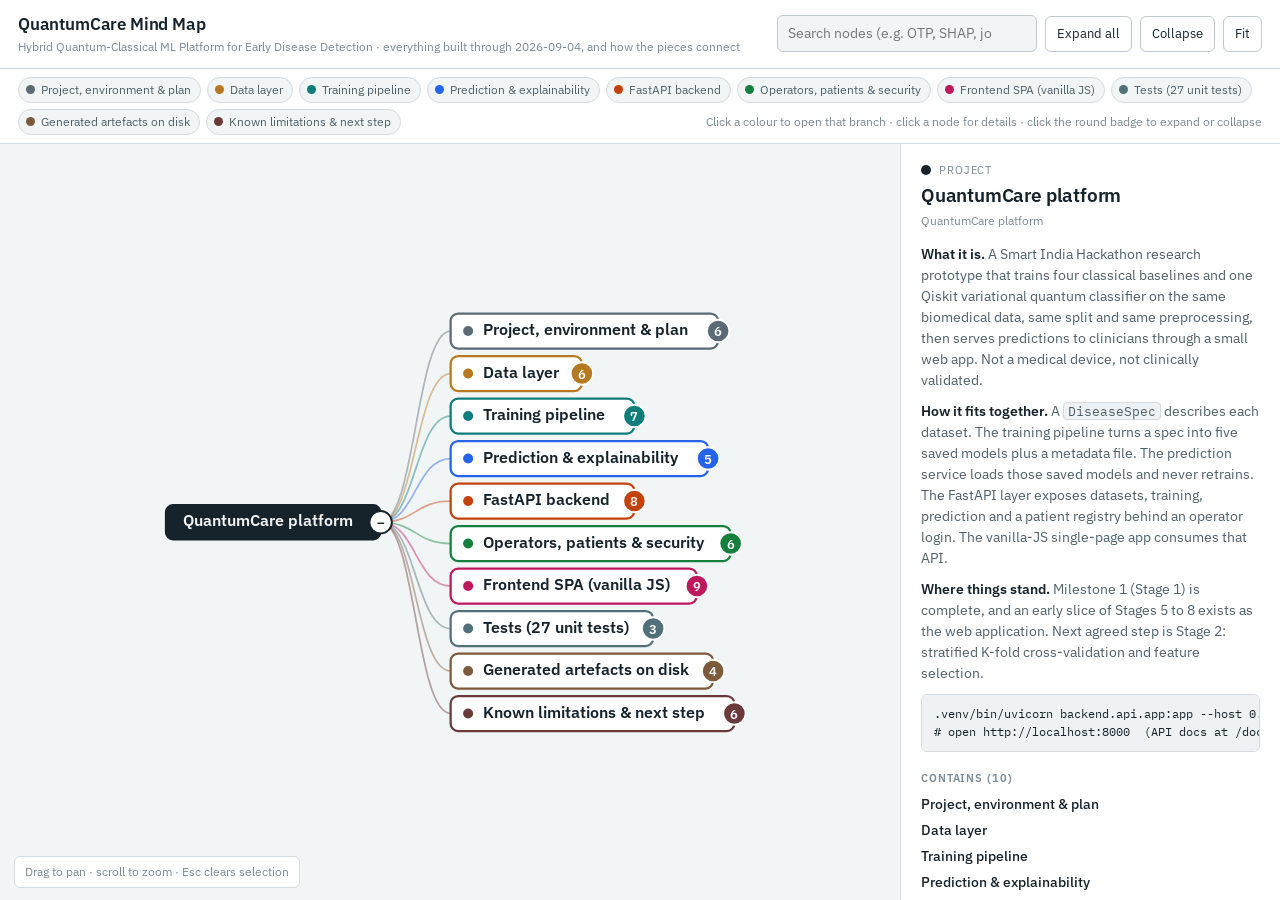
<file: docs/mindmap.html>
<!doctype html><html><head><meta charset="utf-8"><meta name="viewport" content="width=device-width, initial-scale=1"></head><body>
<title>QuantumCare Mind Map</title>
<link rel="stylesheet" href="https://fonts.googleapis.com/css2?family=IBM+Plex+Sans:wght@400;500;600&family=IBM+Plex+Mono:wght@400;500&display=swap">
<style>
:root {
  --bg: #f2f5f6;
  --surface: #ffffff;
  --surface-2: #e9eef0;
  --ink: #16232b;
  --ink-2: #4f606a;
  --muted: #7b8b94;
  --line: #d3dbe0;
  --line-2: #bfc9cf;
  --focus: #0e7c7b;
  --code-bg: #eef2f4;
  --shadow: 0 1px 2px rgba(22,35,43,.06), 0 8px 24px rgba(22,35,43,.08);
  --c-root: #16232b;
  --c-proj: #5b6b75;
  --c-data: #b7791f;
  --c-train: #0e7c7b;
  --c-quantum: #6d4fc2;
  --c-pred: #2563eb;
  --c-api: #c2410c;
  --c-sec: #15803d;
  --c-ui: #be185d;
  --c-tests: #52707a;
  --c-art: #7c5a3c;
  --c-limits: #6b3b3b;
  --dim: .28;
}
@media (prefers-color-scheme: dark) {
  :root:not([data-theme="light"]) {
    --bg: #0f171c; --surface: #172129; --surface-2: #1f2b34; --ink: #e6ecef; --ink-2: #b4c0c7; --muted: #8797a0;
    --line: #2a3740; --line-2: #37454f; --focus: #4fd1c5; --code-bg: #0f171c;
    --shadow: 0 1px 2px rgba(0,0,0,.4), 0 8px 24px rgba(0,0,0,.35);
    --c-root: #e6ecef; --c-proj: #9fb0ba; --c-data: #e2a94a; --c-train: #3fbdb8; --c-quantum: #a48ce8; --c-pred: #6f9dff;
    --c-api: #f0825a; --c-sec: #4fc47a; --c-ui: #f06aa4; --c-tests: #8fb0bb; --c-art: #c79a72; --c-limits: #d08484;
    --dim: .22;
  }
}
:root[data-theme="dark"] {
  --bg: #0f171c; --surface: #172129; --surface-2: #1f2b34; --ink: #e6ecef; --ink-2: #b4c0c7; --muted: #8797a0;
  --line: #2a3740; --line-2: #37454f; --focus: #4fd1c5; --code-bg: #0f171c;
  --shadow: 0 1px 2px rgba(0,0,0,.4), 0 8px 24px rgba(0,0,0,.35);
  --c-root: #e6ecef; --c-proj: #9fb0ba; --c-data: #e2a94a; --c-train: #3fbdb8; --c-quantum: #a48ce8; --c-pred: #6f9dff;
  --c-api: #f0825a; --c-sec: #4fc47a; --c-ui: #f06aa4; --c-tests: #8fb0bb; --c-art: #c79a72; --c-limits: #d08484;
  --dim: .22;
}
* { box-sizing: border-box; }
html, body { height: 100%; }
body {
  margin: 0; background: var(--bg); color: var(--ink);
  font: 14px/1.5 "IBM Plex Sans", system-ui, -apple-system, "Segoe UI", sans-serif;
  display: flex; flex-direction: column; height: 100vh; overflow: hidden;
}
code, .mono { font-family: "IBM Plex Mono", ui-monospace, SFMono-Regular, Menlo, Consolas, monospace; }
button, input { font: inherit; color: inherit; }
button:focus-visible, input:focus-visible, .chip:focus-visible { outline: 2px solid var(--focus); outline-offset: 2px; }

header {
  display: flex; align-items: center; gap: 20px; flex-wrap: wrap;
  padding: 12px 18px; border-bottom: 1px solid var(--line); background: var(--surface);
}
.brand h1 { margin: 0; font-size: 17px; font-weight: 600; letter-spacing: -.01em; }
.brand p { margin: 0; color: var(--muted); font-size: 12px; }
.tools { display: flex; align-items: center; gap: 8px; flex-wrap: wrap; margin-left: auto; }
.search { position: relative; }
.search input {
  width: 260px; padding: 7px 30px 7px 10px; border: 1px solid var(--line-2); border-radius: 6px;
  background: var(--bg); color: var(--ink);
}
.search .count { position: absolute; right: 9px; top: 7px; font-size: 11px; color: var(--muted); font-variant-numeric: tabular-nums; }
.btn {
  padding: 7px 11px; border: 1px solid var(--line-2); border-radius: 6px; background: var(--surface); cursor: pointer;
  font-size: 13px;
}
.btn:hover { background: var(--surface-2); }
.legend { display: flex; gap: 6px; flex-wrap: wrap; padding: 8px 18px; border-bottom: 1px solid var(--line); background: var(--surface); }
.legend .chip {
  display: inline-flex; align-items: center; gap: 6px; padding: 3px 9px 3px 7px; border-radius: 999px; font-size: 12px;
  border: 1px solid var(--line); background: var(--bg); cursor: pointer; color: var(--ink-2);
}
.legend .chip:hover { border-color: var(--line-2); color: var(--ink); }
.legend .chip i { width: 9px; height: 9px; border-radius: 50%; background: var(--c); display: inline-block; }
.legend .hint { margin-left: auto; color: var(--muted); font-size: 12px; align-self: center; }

main { flex: 1; display: grid; grid-template-columns: 1fr 380px; min-height: 0; }
#map { position: relative; min-width: 0; overflow: hidden; background: var(--bg); }
#map svg { width: 100%; height: 100%; display: block; cursor: grab; }
#map svg:active { cursor: grabbing; }
.grid-dot { fill: var(--line); }

.link { fill: none; stroke: var(--c); stroke-opacity: .45; stroke-width: 1.4px; }
.xlink { fill: none; stroke: var(--c-pred); stroke-width: 1.6px; stroke-dasharray: 5 4; stroke-opacity: .9; pointer-events: none; }
.node { cursor: pointer; }
.node rect.box { fill: var(--surface); stroke: var(--c); stroke-width: 1.2px; rx: 6; ry: 6; }
.node.depth-0 rect.box { fill: var(--c-root); stroke: var(--c-root); }
.node.depth-0 text.label { fill: var(--bg); font-weight: 600; }
.node.depth-1 rect.box { stroke-width: 1.8px; }
.node.depth-1 text.label { font-weight: 600; }
.node text.label { font-size: 13px; fill: var(--ink); dominant-baseline: middle; pointer-events: none; }
.node .dot { fill: var(--c); }
.node.selected rect.box { stroke-width: 2.4px; filter: drop-shadow(0 2px 6px rgba(0,0,0,.18)); }
.node.match rect.box { stroke-width: 2.4px; }
.dimmed { opacity: var(--dim); }
.badge circle { fill: var(--c); stroke: var(--surface); stroke-width: 1.5px; }
.badge.open circle { fill: var(--surface); stroke: var(--c); }
.badge text { font-size: 10px; font-weight: 600; fill: var(--surface); dominant-baseline: central; text-anchor: middle; pointer-events: none; font-variant-numeric: tabular-nums; }
.badge.open text { fill: var(--c); }
.node .kind { font-size: 10px; fill: var(--muted); letter-spacing: .06em; text-transform: uppercase; dominant-baseline: middle; pointer-events: none; }

#help { position: absolute; left: 14px; bottom: 12px; font-size: 12px; color: var(--muted); background: var(--surface); border: 1px solid var(--line); padding: 6px 10px; border-radius: 6px; pointer-events: none; }

aside {
  border-left: 1px solid var(--line); background: var(--surface); overflow: auto; padding: 18px 20px 28px; min-height: 0;
}
aside .eyebrow { display: flex; align-items: center; gap: 8px; font-size: 11px; letter-spacing: .08em; text-transform: uppercase; color: var(--muted); }
aside .eyebrow i { width: 10px; height: 10px; border-radius: 50%; background: var(--c); display: inline-block; }
aside h2 { margin: 6px 0 4px; font-size: 19px; font-weight: 600; line-height: 1.25; text-wrap: balance; letter-spacing: -.01em; }
aside .path { color: var(--muted); font-size: 12px; margin-bottom: 14px; }
aside .path span + span::before { content: " › "; color: var(--line-2); }
aside p { margin: 0 0 10px; max-width: 62ch; color: var(--ink-2); }
aside p strong { color: var(--ink); font-weight: 600; }
aside code { background: var(--code-bg); border: 1px solid var(--line); border-radius: 4px; padding: 0 4px; font-size: 12.5px; }
aside pre { background: var(--code-bg); border: 1px solid var(--line); border-radius: 6px; padding: 10px 12px; overflow-x: auto; font-size: 12px; line-height: 1.5; margin: 0 0 12px; }
aside pre code { background: none; border: 0; padding: 0; font-size: inherit; }
aside h3 { margin: 18px 0 8px; font-size: 11px; letter-spacing: .08em; text-transform: uppercase; color: var(--muted); font-weight: 600; }
aside ul { margin: 0; padding-left: 0; list-style: none; display: flex; flex-direction: column; gap: 5px; }
aside ul.files li { font-family: "IBM Plex Mono", ui-monospace, monospace; font-size: 12px; color: var(--ink-2); }
aside ul.files li::before { content: "▸ "; color: var(--muted); }
.chips { display: flex; flex-wrap: wrap; gap: 6px; }
.chips .chip {
  display: inline-flex; align-items: center; gap: 6px; padding: 4px 10px 4px 8px; border-radius: 999px; font-size: 12px;
  border: 1px solid var(--line); background: var(--bg); cursor: pointer; color: var(--ink);
}
.chips .chip i { width: 8px; height: 8px; border-radius: 50%; background: var(--c); display: inline-block; }
.chips .chip:hover { border-color: var(--c); }
.status { display: inline-block; font-size: 11px; padding: 2px 8px; border-radius: 4px; font-weight: 600; letter-spacing: .04em; text-transform: uppercase; margin-left: 6px; vertical-align: middle; }
.status.done { background: color-mix(in srgb, var(--c-sec) 16%, transparent); color: var(--c-sec); }
.status.partial { background: color-mix(in srgb, var(--c-data) 18%, transparent); color: var(--c-data); }
.status.todo { background: var(--surface-2); color: var(--muted); }
table.metrics { border-collapse: collapse; width: 100%; font-size: 12.5px; font-variant-numeric: tabular-nums; margin: 4px 0 12px; }
table.metrics th, table.metrics td { text-align: right; padding: 4px 6px; border-bottom: 1px solid var(--line); }
table.metrics th:first-child, table.metrics td:first-child { text-align: left; }
table.metrics th { font-weight: 600; color: var(--muted); font-size: 11px; letter-spacing: .04em; text-transform: uppercase; }
table.metrics td.best { color: var(--c-train); font-weight: 600; }
.tablewrap { overflow-x: auto; }
aside .children { margin-top: 6px; }
aside .children li { display: flex; align-items: baseline; gap: 8px; color: var(--ink-2); }
aside .children li b { color: var(--ink); font-weight: 500; cursor: pointer; }
aside .children li b:hover { text-decoration: underline; }

@media (max-width: 900px) {
  main { grid-template-columns: 1fr; grid-template-rows: 1fr 45%; }
  aside { border-left: 0; border-top: 1px solid var(--line); }
  .search input { width: 180px; }
}
@media (prefers-reduced-motion: reduce) { .node, .link { transition: none !important; } }
</style>

<header>
  <div class="brand">
    <h1>QuantumCare Mind Map</h1>
    <p>Hybrid Quantum-Classical ML Platform for Early Disease Detection · everything built through 2026-09-04, and how the pieces connect</p>
  </div>
  <div class="tools">
    <div class="search"><input id="q" type="search" placeholder="Search nodes (e.g. OTP, SHAP, joblib)" aria-label="Search nodes"><span class="count" id="qcount"></span></div>
    <button class="btn" id="expandAll">Expand all</button>
    <button class="btn" id="collapseAll">Collapse</button>
    <button class="btn" id="fit">Fit</button>
  </div>
</header>
<div class="legend" id="legend"><span class="hint">Click a colour to open that branch · click a node for details · click the round badge to expand or collapse</span></div>
<main>
  <section id="map">
    <svg id="svg" role="img" aria-label="Collapsible mind map of the QuantumCare project"></svg>
    <div id="help">Drag to pan · scroll to zoom · Esc clears selection</div>
  </section>
  <aside id="panel"></aside>
</main>

<script>/* d3 v7.9.0, ISC licence, inlined for offline use */
// https://d3js.org v7.9.0 Copyright 2010-2023 Mike Bostock
!function(t,n){"object"==typeof exports&&"undefined"!=typeof module?n(exports):"function"==typeof define&&define.amd?define(["exports"],n):n((t="undefined"!=typeof globalThis?globalThis:t||self).d3=t.d3||{})}(this,(function(t){"use strict";function n(t,n){return null==t||null==n?NaN:t<n?-1:t>n?1:t>=n?0:NaN}function e(t,n){return null==t||null==n?NaN:n<t?-1:n>t?1:n>=t?0:NaN}function r(t){let r,o,a;function u(t,n,e=0,i=t.length){if(e<i){if(0!==r(n,n))return i;do{const r=e+i>>>1;o(t[r],n)<0?e=r+1:i=r}while(e<i)}return e}return 2!==t.length?(r=n,o=(e,r)=>n(t(e),r),a=(n,e)=>t(n)-e):(r=t===n||t===e?t:i,o=t,a=t),{left:u,center:function(t,n,e=0,r=t.length){const i=u(t,n,e,r-1);return i>e&&a(t[i-1],n)>-a(t[i],n)?i-1:i},right:function(t,n,e=0,i=t.length){if(e<i){if(0!==r(n,n))return i;do{const r=e+i>>>1;o(t[r],n)<=0?e=r+1:i=r}while(e<i)}return e}}}function i(){return 0}function o(t){return null===t?NaN:+t}const a=r(n),u=a.right,c=a.left,f=r(o).center;var s=u;const l=d(y),h=d((function(t){const n=y(t);return(t,e,r,i,o)=>{n(t,e,(r<<=2)+0,(i<<=2)+0,o<<=2),n(t,e,r+1,i+1,o),n(t,e,r+2,i+2,o),n(t,e,r+3,i+3,o)}}));function d(t){return function(n,e,r=e){if(!((e=+e)>=0))throw new RangeError("invalid rx");if(!((r=+r)>=0))throw new RangeError("invalid ry");let{data:i,width:o,height:a}=n;if(!((o=Math.floor(o))>=0))throw new RangeError("invalid width");if(!((a=Math.floor(void 0!==a?a:i.length/o))>=0))throw new RangeError("invalid height");if(!o||!a||!e&&!r)return n;const u=e&&t(e),c=r&&t(r),f=i.slice();return u&&c?(p(u,f,i,o,a),p(u,i,f,o,a),p(u,f,i,o,a),g(c,i,f,o,a),g(c,f,i,o,a),g(c,i,f,o,a)):u?(p(u,i,f,o,a),p(u,f,i,o,a),p(u,i,f,o,a)):c&&(g(c,i,f,o,a),g(c,f,i,o,a),g(c,i,f,o,a)),n}}function p(t,n,e,r,i){for(let o=0,a=r*i;o<a;)t(n,e,o,o+=r,1)}function g(t,n,e,r,i){for(let o=0,a=r*i;o<r;++o)t(n,e,o,o+a,r)}function y(t){const n=Math.floor(t);if(n===t)return function(t){const n=2*t+1;return(e,r,i,o,a)=>{if(!((o-=a)>=i))return;let u=t*r[i];const c=a*t;for(let t=i,n=i+c;t<n;t+=a)u+=r[Math.min(o,t)];for(let t=i,f=o;t<=f;t+=a)u+=r[Math.min(o,t+c)],e[t]=u/n,u-=r[Math.max(i,t-c)]}}(t);const e=t-n,r=2*t+1;return(t,i,o,a,u)=>{if(!((a-=u)>=o))return;let c=n*i[o];const f=u*n,s=f+u;for(let t=o,n=o+f;t<n;t+=u)c+=i[Math.min(a,t)];for(let n=o,l=a;n<=l;n+=u)c+=i[Math.min(a,n+f)],t[n]=(c+e*(i[Math.max(o,n-s)]+i[Math.min(a,n+s)]))/r,c-=i[Math.max(o,n-f)]}}function v(t,n){let e=0;if(void 0===n)for(let n of t)null!=n&&(n=+n)>=n&&++e;else{let r=-1;for(let i of t)null!=(i=n(i,++r,t))&&(i=+i)>=i&&++e}return e}function _(t){return 0|t.length}function b(t){return!(t>0)}function m(t){return"object"!=typeof t||"length"in t?t:Array.from(t)}function x(t,n){let e,r=0,i=0,o=0;if(void 0===n)for(let n of t)null!=n&&(n=+n)>=n&&(e=n-i,i+=e/++r,o+=e*(n-i));else{let a=-1;for(let u of t)null!=(u=n(u,++a,t))&&(u=+u)>=u&&(e=u-i,i+=e/++r,o+=e*(u-i))}if(r>1)return o/(r-1)}function w(t,n){const e=x(t,n);return e?Math.sqrt(e):e}function M(t,n){let e,r;if(void 0===n)for(const n of t)null!=n&&(void 0===e?n>=n&&(e=r=n):(e>n&&(e=n),r<n&&(r=n)));else{let i=-1;for(let o of t)null!=(o=n(o,++i,t))&&(void 0===e?o>=o&&(e=r=o):(e>o&&(e=o),r<o&&(r=o)))}return[e,r]}class T{constructor(){this._partials=new Float64Array(32),this._n=0}add(t){const n=this._partials;let e=0;for(let r=0;r<this._n&&r<32;r++){const i=n[r],o=t+i,a=Math.abs(t)<Math.abs(i)?t-(o-i):i-(o-t);a&&(n[e++]=a),t=o}return n[e]=t,this._n=e+1,this}valueOf(){const t=this._partials;let n,e,r,i=this._n,o=0;if(i>0){for(o=t[--i];i>0&&(n=o,e=t[--i],o=n+e,r=e-(o-n),!r););i>0&&(r<0&&t[i-1]<0||r>0&&t[i-1]>0)&&(e=2*r,n=o+e,e==n-o&&(o=n))}return o}}class InternMap extends Map{constructor(t,n=N){if(super(),Object.defineProperties(this,{_intern:{value:new Map},_key:{value:n}}),null!=t)for(const[n,e]of t)this.set(n,e)}get(t){return super.get(A(this,t))}has(t){return super.has(A(this,t))}set(t,n){return super.set(S(this,t),n)}delete(t){return super.delete(E(this,t))}}class InternSet extends Set{constructor(t,n=N){if(super(),Object.defineProperties(this,{_intern:{value:new Map},_key:{value:n}}),null!=t)for(const n of t)this.add(n)}has(t){return super.has(A(this,t))}add(t){return super.add(S(this,t))}delete(t){return super.delete(E(this,t))}}function A({_intern:t,_key:n},e){const r=n(e);return t.has(r)?t.get(r):e}function S({_intern:t,_key:n},e){const r=n(e);return t.has(r)?t.get(r):(t.set(r,e),e)}function E({_intern:t,_key:n},e){const r=n(e);return t.has(r)&&(e=t.get(r),t.delete(r)),e}function N(t){return null!==t&&"object"==typeof t?t.valueOf():t}function k(t){return t}function C(t,...n){return F(t,k,k,n)}function P(t,...n){return F(t,Array.from,k,n)}function z(t,n){for(let e=1,r=n.length;e<r;++e)t=t.flatMap((t=>t.pop().map((([n,e])=>[...t,n,e]))));return t}function $(t,n,...e){return F(t,k,n,e)}function D(t,n,...e){return F(t,Array.from,n,e)}function R(t){if(1!==t.length)throw new Error("duplicate key");return t[0]}function F(t,n,e,r){return function t(i,o){if(o>=r.length)return e(i);const a=new InternMap,u=r[o++];let c=-1;for(const t of i){const n=u(t,++c,i),e=a.get(n);e?e.push(t):a.set(n,[t])}for(const[n,e]of a)a.set(n,t(e,o));return n(a)}(t,0)}function q(t,n){return Array.from(n,(n=>t[n]))}function U(t,...n){if("function"!=typeof t[Symbol.iterator])throw new TypeError("values is not iterable");t=Array.from(t);let[e]=n;if(e&&2!==e.length||n.length>1){const r=Uint32Array.from(t,((t,n)=>n));return n.length>1?(n=n.map((n=>t.map(n))),r.sort(((t,e)=>{for(const r of n){const n=O(r[t],r[e]);if(n)return n}}))):(e=t.map(e),r.sort(((t,n)=>O(e[t],e[n])))),q(t,r)}return t.sort(I(e))}function I(t=n){if(t===n)return O;if("function"!=typeof t)throw new TypeError("compare is not a function");return(n,e)=>{const r=t(n,e);return r||0===r?r:(0===t(e,e))-(0===t(n,n))}}function O(t,n){return(null==t||!(t>=t))-(null==n||!(n>=n))||(t<n?-1:t>n?1:0)}var B=Array.prototype.slice;function Y(t){return()=>t}const L=Math.sqrt(50),j=Math.sqrt(10),H=Math.sqrt(2);function X(t,n,e){const r=(n-t)/Math.max(0,e),i=Math.floor(Math.log10(r)),o=r/Math.pow(10,i),a=o>=L?10:o>=j?5:o>=H?2:1;let u,c,f;return i<0?(f=Math.pow(10,-i)/a,u=Math.round(t*f),c=Math.round(n*f),u/f<t&&++u,c/f>n&&--c,f=-f):(f=Math.pow(10,i)*a,u=Math.round(t/f),c=Math.round(n/f),u*f<t&&++u,c*f>n&&--c),c<u&&.5<=e&&e<2?X(t,n,2*e):[u,c,f]}function G(t,n,e){if(!((e=+e)>0))return[];if((t=+t)===(n=+n))return[t];const r=n<t,[i,o,a]=r?X(n,t,e):X(t,n,e);if(!(o>=i))return[];const u=o-i+1,c=new Array(u);if(r)if(a<0)for(let t=0;t<u;++t)c[t]=(o-t)/-a;else for(let t=0;t<u;++t)c[t]=(o-t)*a;else if(a<0)for(let t=0;t<u;++t)c[t]=(i+t)/-a;else for(let t=0;t<u;++t)c[t]=(i+t)*a;return c}function V(t,n,e){return X(t=+t,n=+n,e=+e)[2]}function W(t,n,e){e=+e;const r=(n=+n)<(t=+t),i=r?V(n,t,e):V(t,n,e);return(r?-1:1)*(i<0?1/-i:i)}function Z(t,n,e){let r;for(;;){const i=V(t,n,e);if(i===r||0===i||!isFinite(i))return[t,n];i>0?(t=Math.floor(t/i)*i,n=Math.ceil(n/i)*i):i<0&&(t=Math.ceil(t*i)/i,n=Math.floor(n*i)/i),r=i}}function K(t){return Math.max(1,Math.ceil(Math.log(v(t))/Math.LN2)+1)}function Q(){var t=k,n=M,e=K;function r(r){Array.isArray(r)||(r=Array.from(r));var i,o,a,u=r.length,c=new Array(u);for(i=0;i<u;++i)c[i]=t(r[i],i,r);var f=n(c),l=f[0],h=f[1],d=e(c,l,h);if(!Array.isArray(d)){const t=h,e=+d;if(n===M&&([l,h]=Z(l,h,e)),(d=G(l,h,e))[0]<=l&&(a=V(l,h,e)),d[d.length-1]>=h)if(t>=h&&n===M){const t=V(l,h,e);isFinite(t)&&(t>0?h=(Math.floor(h/t)+1)*t:t<0&&(h=(Math.ceil(h*-t)+1)/-t))}else d.pop()}for(var p=d.length,g=0,y=p;d[g]<=l;)++g;for(;d[y-1]>h;)--y;(g||y<p)&&(d=d.slice(g,y),p=y-g);var v,_=new Array(p+1);for(i=0;i<=p;++i)(v=_[i]=[]).x0=i>0?d[i-1]:l,v.x1=i<p?d[i]:h;if(isFinite(a)){if(a>0)for(i=0;i<u;++i)null!=(o=c[i])&&l<=o&&o<=h&&_[Math.min(p,Math.floor((o-l)/a))].push(r[i]);else if(a<0)for(i=0;i<u;++i)if(null!=(o=c[i])&&l<=o&&o<=h){const t=Math.floor((l-o)*a);_[Math.min(p,t+(d[t]<=o))].push(r[i])}}else for(i=0;i<u;++i)null!=(o=c[i])&&l<=o&&o<=h&&_[s(d,o,0,p)].push(r[i]);return _}return r.value=function(n){return arguments.length?(t="function"==typeof n?n:Y(n),r):t},r.domain=function(t){return arguments.length?(n="function"==typeof t?t:Y([t[0],t[1]]),r):n},r.thresholds=function(t){return arguments.length?(e="function"==typeof t?t:Y(Array.isArray(t)?B.call(t):t),r):e},r}function J(t,n){let e;if(void 0===n)for(const n of t)null!=n&&(e<n||void 0===e&&n>=n)&&(e=n);else{let r=-1;for(let i of t)null!=(i=n(i,++r,t))&&(e<i||void 0===e&&i>=i)&&(e=i)}return e}function tt(t,n){let e,r=-1,i=-1;if(void 0===n)for(const n of t)++i,null!=n&&(e<n||void 0===e&&n>=n)&&(e=n,r=i);else for(let o of t)null!=(o=n(o,++i,t))&&(e<o||void 0===e&&o>=o)&&(e=o,r=i);return r}function nt(t,n){let e;if(void 0===n)for(const n of t)null!=n&&(e>n||void 0===e&&n>=n)&&(e=n);else{let r=-1;for(let i of t)null!=(i=n(i,++r,t))&&(e>i||void 0===e&&i>=i)&&(e=i)}return e}function et(t,n){let e,r=-1,i=-1;if(void 0===n)for(const n of t)++i,null!=n&&(e>n||void 0===e&&n>=n)&&(e=n,r=i);else for(let o of t)null!=(o=n(o,++i,t))&&(e>o||void 0===e&&o>=o)&&(e=o,r=i);return r}function rt(t,n,e=0,r=1/0,i){if(n=Math.floor(n),e=Math.floor(Math.max(0,e)),r=Math.floor(Math.min(t.length-1,r)),!(e<=n&&n<=r))return t;for(i=void 0===i?O:I(i);r>e;){if(r-e>600){const o=r-e+1,a=n-e+1,u=Math.log(o),c=.5*Math.exp(2*u/3),f=.5*Math.sqrt(u*c*(o-c)/o)*(a-o/2<0?-1:1);rt(t,n,Math.max(e,Math.floor(n-a*c/o+f)),Math.min(r,Math.floor(n+(o-a)*c/o+f)),i)}const o=t[n];let a=e,u=r;for(it(t,e,n),i(t[r],o)>0&&it(t,e,r);a<u;){for(it(t,a,u),++a,--u;i(t[a],o)<0;)++a;for(;i(t[u],o)>0;)--u}0===i(t[e],o)?it(t,e,u):(++u,it(t,u,r)),u<=n&&(e=u+1),n<=u&&(r=u-1)}return t}function it(t,n,e){const r=t[n];t[n]=t[e],t[e]=r}function ot(t,e=n){let r,i=!1;if(1===e.length){let o;for(const a of t){const t=e(a);(i?n(t,o)>0:0===n(t,t))&&(r=a,o=t,i=!0)}}else for(const n of t)(i?e(n,r)>0:0===e(n,n))&&(r=n,i=!0);return r}function at(t,n,e){if(t=Float64Array.from(function*(t,n){if(void 0===n)for(let n of t)null!=n&&(n=+n)>=n&&(yield n);else{let e=-1;for(let r of t)null!=(r=n(r,++e,t))&&(r=+r)>=r&&(yield r)}}(t,e)),(r=t.length)&&!isNaN(n=+n)){if(n<=0||r<2)return nt(t);if(n>=1)return J(t);var r,i=(r-1)*n,o=Math.floor(i),a=J(rt(t,o).subarray(0,o+1));return a+(nt(t.subarray(o+1))-a)*(i-o)}}function ut(t,n,e=o){if((r=t.length)&&!isNaN(n=+n)){if(n<=0||r<2)return+e(t[0],0,t);if(n>=1)return+e(t[r-1],r-1,t);var r,i=(r-1)*n,a=Math.floor(i),u=+e(t[a],a,t);return u+(+e(t[a+1],a+1,t)-u)*(i-a)}}function ct(t,n,e=o){if(!isNaN(n=+n)){if(r=Float64Array.from(t,((n,r)=>o(e(t[r],r,t)))),n<=0)return et(r);if(n>=1)return tt(r);var r,i=Uint32Array.from(t,((t,n)=>n)),a=r.length-1,u=Math.floor(a*n);return rt(i,u,0,a,((t,n)=>O(r[t],r[n]))),(u=ot(i.subarray(0,u+1),(t=>r[t])))>=0?u:-1}}function ft(t){return Array.from(function*(t){for(const n of t)yield*n}(t))}function st(t,n){return[t,n]}function lt(t,n,e){t=+t,n=+n,e=(i=arguments.length)<2?(n=t,t=0,1):i<3?1:+e;for(var r=-1,i=0|Math.max(0,Math.ceil((n-t)/e)),o=new Array(i);++r<i;)o[r]=t+r*e;return o}function ht(t,e=n){if(1===e.length)return et(t,e);let r,i=-1,o=-1;for(const n of t)++o,(i<0?0===e(n,n):e(n,r)<0)&&(r=n,i=o);return i}var dt=pt(Math.random);function pt(t){return function(n,e=0,r=n.length){let i=r-(e=+e);for(;i;){const r=t()*i--|0,o=n[i+e];n[i+e]=n[r+e],n[r+e]=o}return n}}function gt(t){if(!(i=t.length))return[];for(var n=-1,e=nt(t,yt),r=new Array(e);++n<e;)for(var i,o=-1,a=r[n]=new Array(i);++o<i;)a[o]=t[o][n];return r}function yt(t){return t.length}function vt(t){return t instanceof InternSet?t:new InternSet(t)}function _t(t,n){const e=t[Symbol.iterator](),r=new Set;for(const t of n){const n=bt(t);if(r.has(n))continue;let i,o;for(;({value:i,done:o}=e.next());){if(o)return!1;const t=bt(i);if(r.add(t),Object.is(n,t))break}}return!0}function bt(t){return null!==t&&"object"==typeof t?t.valueOf():t}function mt(t){return t}var xt=1,wt=2,Mt=3,Tt=4,At=1e-6;function St(t){return"translate("+t+",0)"}function Et(t){return"translate(0,"+t+")"}function Nt(t){return n=>+t(n)}function kt(t,n){return n=Math.max(0,t.bandwidth()-2*n)/2,t.round()&&(n=Math.round(n)),e=>+t(e)+n}function Ct(){return!this.__axis}function Pt(t,n){var e=[],r=null,i=null,o=6,a=6,u=3,c="undefined"!=typeof window&&window.devicePixelRatio>1?0:.5,f=t===xt||t===Tt?-1:1,s=t===Tt||t===wt?"x":"y",l=t===xt||t===Mt?St:Et;function h(h){var d=null==r?n.ticks?n.ticks.apply(n,e):n.domain():r,p=null==i?n.tickFormat?n.tickFormat.apply(n,e):mt:i,g=Math.max(o,0)+u,y=n.range(),v=+y[0]+c,_=+y[y.length-1]+c,b=(n.bandwidth?kt:Nt)(n.copy(),c),m=h.selection?h.selection():h,x=m.selectAll(".domain").data([null]),w=m.selectAll(".tick").data(d,n).order(),M=w.exit(),T=w.enter().append("g").attr("class","tick"),A=w.select("line"),S=w.select("text");x=x.merge(x.enter().insert("path",".tick").attr("class","domain").attr("stroke","currentColor")),w=w.merge(T),A=A.merge(T.append("line").attr("stroke","currentColor").attr(s+"2",f*o)),S=S.merge(T.append("text").attr("fill","currentColor").attr(s,f*g).attr("dy",t===xt?"0em":t===Mt?"0.71em":"0.32em")),h!==m&&(x=x.transition(h),w=w.transition(h),A=A.transition(h),S=S.transition(h),M=M.transition(h).attr("opacity",At).attr("transform",(function(t){return isFinite(t=b(t))?l(t+c):this.getAttribute("transform")})),T.attr("opacity",At).attr("transform",(function(t){var n=this.parentNode.__axis;return l((n&&isFinite(n=n(t))?n:b(t))+c)}))),M.remove(),x.attr("d",t===Tt||t===wt?a?"M"+f*a+","+v+"H"+c+"V"+_+"H"+f*a:"M"+c+","+v+"V"+_:a?"M"+v+","+f*a+"V"+c+"H"+_+"V"+f*a:"M"+v+","+c+"H"+_),w.attr("opacity",1).attr("transform",(function(t){return l(b(t)+c)})),A.attr(s+"2",f*o),S.attr(s,f*g).text(p),m.filter(Ct).attr("fill","none").attr("font-size",10).attr("font-family","sans-serif").attr("text-anchor",t===wt?"start":t===Tt?"end":"middle"),m.each((function(){this.__axis=b}))}return h.scale=function(t){return arguments.length?(n=t,h):n},h.ticks=function(){return e=Array.from(arguments),h},h.tickArguments=function(t){return arguments.length?(e=null==t?[]:Array.from(t),h):e.slice()},h.tickValues=function(t){return arguments.length?(r=null==t?null:Array.from(t),h):r&&r.slice()},h.tickFormat=function(t){return arguments.length?(i=t,h):i},h.tickSize=function(t){return arguments.length?(o=a=+t,h):o},h.tickSizeInner=function(t){return arguments.length?(o=+t,h):o},h.tickSizeOuter=function(t){return arguments.length?(a=+t,h):a},h.tickPadding=function(t){return arguments.length?(u=+t,h):u},h.offset=function(t){return arguments.length?(c=+t,h):c},h}var zt={value:()=>{}};function $t(){for(var t,n=0,e=arguments.length,r={};n<e;++n){if(!(t=arguments[n]+"")||t in r||/[\s.]/.test(t))throw new Error("illegal type: "+t);r[t]=[]}return new Dt(r)}function Dt(t){this._=t}function Rt(t,n){for(var e,r=0,i=t.length;r<i;++r)if((e=t[r]).name===n)return e.value}function Ft(t,n,e){for(var r=0,i=t.length;r<i;++r)if(t[r].name===n){t[r]=zt,t=t.slice(0,r).concat(t.slice(r+1));break}return null!=e&&t.push({name:n,value:e}),t}Dt.prototype=$t.prototype={constructor:Dt,on:function(t,n){var e,r,i=this._,o=(r=i,(t+"").trim().split(/^|\s+/).map((function(t){var n="",e=t.indexOf(".");if(e>=0&&(n=t.slice(e+1),t=t.slice(0,e)),t&&!r.hasOwnProperty(t))throw new Error("unknown type: "+t);return{type:t,name:n}}))),a=-1,u=o.length;if(!(arguments.length<2)){if(null!=n&&"function"!=typeof n)throw new Error("invalid callback: "+n);for(;++a<u;)if(e=(t=o[a]).type)i[e]=Ft(i[e],t.name,n);else if(null==n)for(e in i)i[e]=Ft(i[e],t.name,null);return this}for(;++a<u;)if((e=(t=o[a]).type)&&(e=Rt(i[e],t.name)))return e},copy:function(){var t={},n=this._;for(var e in n)t[e]=n[e].slice();return new Dt(t)},call:function(t,n){if((e=arguments.length-2)>0)for(var e,r,i=new Array(e),o=0;o<e;++o)i[o]=arguments[o+2];if(!this._.hasOwnProperty(t))throw new Error("unknown type: "+t);for(o=0,e=(r=this._[t]).length;o<e;++o)r[o].value.apply(n,i)},apply:function(t,n,e){if(!this._.hasOwnProperty(t))throw new Error("unknown type: "+t);for(var r=this._[t],i=0,o=r.length;i<o;++i)r[i].value.apply(n,e)}};var qt="http://www.w3.org/1999/xhtml",Ut={svg:"http://www.w3.org/2000/svg",xhtml:qt,xlink:"http://www.w3.org/1999/xlink",xml:"http://www.w3.org/XML/1998/namespace",xmlns:"http://www.w3.org/2000/xmlns/"};function It(t){var n=t+="",e=n.indexOf(":");return e>=0&&"xmlns"!==(n=t.slice(0,e))&&(t=t.slice(e+1)),Ut.hasOwnProperty(n)?{space:Ut[n],local:t}:t}function Ot(t){return function(){var n=this.ownerDocument,e=this.namespaceURI;return e===qt&&n.documentElement.namespaceURI===qt?n.createElement(t):n.createElementNS(e,t)}}function Bt(t){return function(){return this.ownerDocument.createElementNS(t.space,t.local)}}function Yt(t){var n=It(t);return(n.local?Bt:Ot)(n)}function Lt(){}function jt(t){return null==t?Lt:function(){return this.querySelector(t)}}function Ht(t){return null==t?[]:Array.isArray(t)?t:Array.from(t)}function Xt(){return[]}function Gt(t){return null==t?Xt:function(){return this.querySelectorAll(t)}}function Vt(t){return function(){return this.matches(t)}}function Wt(t){return function(n){return n.matches(t)}}var Zt=Array.prototype.find;function Kt(){return this.firstElementChild}var Qt=Array.prototype.filter;function Jt(){return Array.from(this.children)}function tn(t){return new Array(t.length)}function nn(t,n){this.ownerDocument=t.ownerDocument,this.namespaceURI=t.namespaceURI,this._next=null,this._parent=t,this.__data__=n}function en(t,n,e,r,i,o){for(var a,u=0,c=n.length,f=o.length;u<f;++u)(a=n[u])?(a.__data__=o[u],r[u]=a):e[u]=new nn(t,o[u]);for(;u<c;++u)(a=n[u])&&(i[u]=a)}function rn(t,n,e,r,i,o,a){var u,c,f,s=new Map,l=n.length,h=o.length,d=new Array(l);for(u=0;u<l;++u)(c=n[u])&&(d[u]=f=a.call(c,c.__data__,u,n)+"",s.has(f)?i[u]=c:s.set(f,c));for(u=0;u<h;++u)f=a.call(t,o[u],u,o)+"",(c=s.get(f))?(r[u]=c,c.__data__=o[u],s.delete(f)):e[u]=new nn(t,o[u]);for(u=0;u<l;++u)(c=n[u])&&s.get(d[u])===c&&(i[u]=c)}function on(t){return t.__data__}function an(t){return"object"==typeof t&&"length"in t?t:Array.from(t)}function un(t,n){return t<n?-1:t>n?1:t>=n?0:NaN}function cn(t){return function(){this.removeAttribute(t)}}function fn(t){return function(){this.removeAttributeNS(t.space,t.local)}}function sn(t,n){return function(){this.setAttribute(t,n)}}function ln(t,n){return function(){this.setAttributeNS(t.space,t.local,n)}}function hn(t,n){return function(){var e=n.apply(this,arguments);null==e?this.removeAttribute(t):this.setAttribute(t,e)}}function dn(t,n){return function(){var e=n.apply(this,arguments);null==e?this.removeAttributeNS(t.space,t.local):this.setAttributeNS(t.space,t.local,e)}}function pn(t){return t.ownerDocument&&t.ownerDocument.defaultView||t.document&&t||t.defaultView}function gn(t){return function(){this.style.removeProperty(t)}}function yn(t,n,e){return function(){this.style.setProperty(t,n,e)}}function vn(t,n,e){return function(){var r=n.apply(this,arguments);null==r?this.style.removeProperty(t):this.style.setProperty(t,r,e)}}function _n(t,n){return t.style.getPropertyValue(n)||pn(t).getComputedStyle(t,null).getPropertyValue(n)}function bn(t){return function(){delete this[t]}}function mn(t,n){return function(){this[t]=n}}function xn(t,n){return function(){var e=n.apply(this,arguments);null==e?delete this[t]:this[t]=e}}function wn(t){return t.trim().split(/^|\s+/)}function Mn(t){return t.classList||new Tn(t)}function Tn(t){this._node=t,this._names=wn(t.getAttribute("class")||"")}function An(t,n){for(var e=Mn(t),r=-1,i=n.length;++r<i;)e.add(n[r])}function Sn(t,n){for(var e=Mn(t),r=-1,i=n.length;++r<i;)e.remove(n[r])}function En(t){return function(){An(this,t)}}function Nn(t){return function(){Sn(this,t)}}function kn(t,n){return function(){(n.apply(this,arguments)?An:Sn)(this,t)}}function Cn(){this.textContent=""}function Pn(t){return function(){this.textContent=t}}function zn(t){return function(){var n=t.apply(this,arguments);this.textContent=null==n?"":n}}function $n(){this.innerHTML=""}function Dn(t){return function(){this.innerHTML=t}}function Rn(t){return function(){var n=t.apply(this,arguments);this.innerHTML=null==n?"":n}}function Fn(){this.nextSibling&&this.parentNode.appendChild(this)}function qn(){this.previousSibling&&this.parentNode.insertBefore(this,this.parentNode.firstChild)}function Un(){return null}function In(){var t=this.parentNode;t&&t.removeChild(this)}function On(){var t=this.cloneNode(!1),n=this.parentNode;return n?n.insertBefore(t,this.nextSibling):t}function Bn(){var t=this.cloneNode(!0),n=this.parentNode;return n?n.insertBefore(t,this.nextSibling):t}function Yn(t){return function(){var n=this.__on;if(n){for(var e,r=0,i=-1,o=n.length;r<o;++r)e=n[r],t.type&&e.type!==t.type||e.name!==t.name?n[++i]=e:this.removeEventListener(e.type,e.listener,e.options);++i?n.length=i:delete this.__on}}}function Ln(t,n,e){return function(){var r,i=this.__on,o=function(t){return function(n){t.call(this,n,this.__data__)}}(n);if(i)for(var a=0,u=i.length;a<u;++a)if((r=i[a]).type===t.type&&r.name===t.name)return this.removeEventListener(r.type,r.listener,r.options),this.addEventListener(r.type,r.listener=o,r.options=e),void(r.value=n);this.addEventListener(t.type,o,e),r={type:t.type,name:t.name,value:n,listener:o,options:e},i?i.push(r):this.__on=[r]}}function jn(t,n,e){var r=pn(t),i=r.CustomEvent;"function"==typeof i?i=new i(n,e):(i=r.document.createEvent("Event"),e?(i.initEvent(n,e.bubbles,e.cancelable),i.detail=e.detail):i.initEvent(n,!1,!1)),t.dispatchEvent(i)}function Hn(t,n){return function(){return jn(this,t,n)}}function Xn(t,n){return function(){return jn(this,t,n.apply(this,arguments))}}nn.prototype={constructor:nn,appendChild:function(t){return this._parent.insertBefore(t,this._next)},insertBefore:function(t,n){return this._parent.insertBefore(t,n)},querySelector:function(t){return this._parent.querySelector(t)},querySelectorAll:function(t){return this._parent.querySelectorAll(t)}},Tn.prototype={add:function(t){this._names.indexOf(t)<0&&(this._names.push(t),this._node.setAttribute("class",this._names.join(" ")))},remove:function(t){var n=this._names.indexOf(t);n>=0&&(this._names.splice(n,1),this._node.setAttribute("class",this._names.join(" ")))},contains:function(t){return this._names.indexOf(t)>=0}};var Gn=[null];function Vn(t,n){this._groups=t,this._parents=n}function Wn(){return new Vn([[document.documentElement]],Gn)}function Zn(t){return"string"==typeof t?new Vn([[document.querySelector(t)]],[document.documentElement]):new Vn([[t]],Gn)}Vn.prototype=Wn.prototype={constructor:Vn,select:function(t){"function"!=typeof t&&(t=jt(t));for(var n=this._groups,e=n.length,r=new Array(e),i=0;i<e;++i)for(var o,a,u=n[i],c=u.length,f=r[i]=new Array(c),s=0;s<c;++s)(o=u[s])&&(a=t.call(o,o.__data__,s,u))&&("__data__"in o&&(a.__data__=o.__data__),f[s]=a);return new Vn(r,this._parents)},selectAll:function(t){t="function"==typeof t?function(t){return function(){return Ht(t.apply(this,arguments))}}(t):Gt(t);for(var n=this._groups,e=n.length,r=[],i=[],o=0;o<e;++o)for(var a,u=n[o],c=u.length,f=0;f<c;++f)(a=u[f])&&(r.push(t.call(a,a.__data__,f,u)),i.push(a));return new Vn(r,i)},selectChild:function(t){return this.select(null==t?Kt:function(t){return function(){return Zt.call(this.children,t)}}("function"==typeof t?t:Wt(t)))},selectChildren:function(t){return this.selectAll(null==t?Jt:function(t){return function(){return Qt.call(this.children,t)}}("function"==typeof t?t:Wt(t)))},filter:function(t){"function"!=typeof t&&(t=Vt(t));for(var n=this._groups,e=n.length,r=new Array(e),i=0;i<e;++i)for(var o,a=n[i],u=a.length,c=r[i]=[],f=0;f<u;++f)(o=a[f])&&t.call(o,o.__data__,f,a)&&c.push(o);return new Vn(r,this._parents)},data:function(t,n){if(!arguments.length)return Array.from(this,on);var e=n?rn:en,r=this._parents,i=this._groups;"function"!=typeof t&&(t=function(t){return function(){return t}}(t));for(var o=i.length,a=new Array(o),u=new Array(o),c=new Array(o),f=0;f<o;++f){var s=r[f],l=i[f],h=l.length,d=an(t.call(s,s&&s.__data__,f,r)),p=d.length,g=u[f]=new Array(p),y=a[f]=new Array(p);e(s,l,g,y,c[f]=new Array(h),d,n);for(var v,_,b=0,m=0;b<p;++b)if(v=g[b]){for(b>=m&&(m=b+1);!(_=y[m])&&++m<p;);v._next=_||null}}return(a=new Vn(a,r))._enter=u,a._exit=c,a},enter:function(){return new Vn(this._enter||this._groups.map(tn),this._parents)},exit:function(){return new Vn(this._exit||this._groups.map(tn),this._parents)},join:function(t,n,e){var r=this.enter(),i=this,o=this.exit();return"function"==typeof t?(r=t(r))&&(r=r.selection()):r=r.append(t+""),null!=n&&(i=n(i))&&(i=i.selection()),null==e?o.remove():e(o),r&&i?r.merge(i).order():i},merge:function(t){for(var n=t.selection?t.selection():t,e=this._groups,r=n._groups,i=e.length,o=r.length,a=Math.min(i,o),u=new Array(i),c=0;c<a;++c)for(var f,s=e[c],l=r[c],h=s.length,d=u[c]=new Array(h),p=0;p<h;++p)(f=s[p]||l[p])&&(d[p]=f);for(;c<i;++c)u[c]=e[c];return new Vn(u,this._parents)},selection:function(){return this},order:function(){for(var t=this._groups,n=-1,e=t.length;++n<e;)for(var r,i=t[n],o=i.length-1,a=i[o];--o>=0;)(r=i[o])&&(a&&4^r.compareDocumentPosition(a)&&a.parentNode.insertBefore(r,a),a=r);return this},sort:function(t){function n(n,e){return n&&e?t(n.__data__,e.__data__):!n-!e}t||(t=un);for(var e=this._groups,r=e.length,i=new Array(r),o=0;o<r;++o){for(var a,u=e[o],c=u.length,f=i[o]=new Array(c),s=0;s<c;++s)(a=u[s])&&(f[s]=a);f.sort(n)}return new Vn(i,this._parents).order()},call:function(){var t=arguments[0];return arguments[0]=this,t.apply(null,arguments),this},nodes:function(){return Array.from(this)},node:function(){for(var t=this._groups,n=0,e=t.length;n<e;++n)for(var r=t[n],i=0,o=r.length;i<o;++i){var a=r[i];if(a)return a}return null},size:function(){let t=0;for(const n of this)++t;return t},empty:function(){return!this.node()},each:function(t){for(var n=this._groups,e=0,r=n.length;e<r;++e)for(var i,o=n[e],a=0,u=o.length;a<u;++a)(i=o[a])&&t.call(i,i.__data__,a,o);return this},attr:function(t,n){var e=It(t);if(arguments.length<2){var r=this.node();return e.local?r.getAttributeNS(e.space,e.local):r.getAttribute(e)}return this.each((null==n?e.local?fn:cn:"function"==typeof n?e.local?dn:hn:e.local?ln:sn)(e,n))},style:function(t,n,e){return arguments.length>1?this.each((null==n?gn:"function"==typeof n?vn:yn)(t,n,null==e?"":e)):_n(this.node(),t)},property:function(t,n){return arguments.length>1?this.each((null==n?bn:"function"==typeof n?xn:mn)(t,n)):this.node()[t]},classed:function(t,n){var e=wn(t+"");if(arguments.length<2){for(var r=Mn(this.node()),i=-1,o=e.length;++i<o;)if(!r.contains(e[i]))return!1;return!0}return this.each(("function"==typeof n?kn:n?En:Nn)(e,n))},text:function(t){return arguments.length?this.each(null==t?Cn:("function"==typeof t?zn:Pn)(t)):this.node().textContent},html:function(t){return arguments.length?this.each(null==t?$n:("function"==typeof t?Rn:Dn)(t)):this.node().innerHTML},raise:function(){return this.each(Fn)},lower:function(){return this.each(qn)},append:function(t){var n="function"==typeof t?t:Yt(t);return this.select((function(){return this.appendChild(n.apply(this,arguments))}))},insert:function(t,n){var e="function"==typeof t?t:Yt(t),r=null==n?Un:"function"==typeof n?n:jt(n);return this.select((function(){return this.insertBefore(e.apply(this,arguments),r.apply(this,arguments)||null)}))},remove:function(){return this.each(In)},clone:function(t){return this.select(t?Bn:On)},datum:function(t){return arguments.length?this.property("__data__",t):this.node().__data__},on:function(t,n,e){var r,i,o=function(t){return t.trim().split(/^|\s+/).map((function(t){var n="",e=t.indexOf(".");return e>=0&&(n=t.slice(e+1),t=t.slice(0,e)),{type:t,name:n}}))}(t+""),a=o.length;if(!(arguments.length<2)){for(u=n?Ln:Yn,r=0;r<a;++r)this.each(u(o[r],n,e));return this}var u=this.node().__on;if(u)for(var c,f=0,s=u.length;f<s;++f)for(r=0,c=u[f];r<a;++r)if((i=o[r]).type===c.type&&i.name===c.name)return c.value},dispatch:function(t,n){return this.each(("function"==typeof n?Xn:Hn)(t,n))},[Symbol.iterator]:function*(){for(var t=this._groups,n=0,e=t.length;n<e;++n)for(var r,i=t[n],o=0,a=i.length;o<a;++o)(r=i[o])&&(yield r)}};var Kn=0;function Qn(){return new Jn}function Jn(){this._="@"+(++Kn).toString(36)}function te(t){let n;for(;n=t.sourceEvent;)t=n;return t}function ne(t,n){if(t=te(t),void 0===n&&(n=t.currentTarget),n){var e=n.ownerSVGElement||n;if(e.createSVGPoint){var r=e.createSVGPoint();return r.x=t.clientX,r.y=t.clientY,[(r=r.matrixTransform(n.getScreenCTM().inverse())).x,r.y]}if(n.getBoundingClientRect){var i=n.getBoundingClientRect();return[t.clientX-i.left-n.clientLeft,t.clientY-i.top-n.clientTop]}}return[t.pageX,t.pageY]}Jn.prototype=Qn.prototype={constructor:Jn,get:function(t){for(var n=this._;!(n in t);)if(!(t=t.parentNode))return;return t[n]},set:function(t,n){return t[this._]=n},remove:function(t){return this._ in t&&delete t[this._]},toString:function(){return this._}};const ee={passive:!1},re={capture:!0,passive:!1};function ie(t){t.stopImmediatePropagation()}function oe(t){t.preventDefault(),t.stopImmediatePropagation()}function ae(t){var n=t.document.documentElement,e=Zn(t).on("dragstart.drag",oe,re);"onselectstart"in n?e.on("selectstart.drag",oe,re):(n.__noselect=n.style.MozUserSelect,n.style.MozUserSelect="none")}function ue(t,n){var e=t.document.documentElement,r=Zn(t).on("dragstart.drag",null);n&&(r.on("click.drag",oe,re),setTimeout((function(){r.on("click.drag",null)}),0)),"onselectstart"in e?r.on("selectstart.drag",null):(e.style.MozUserSelect=e.__noselect,delete e.__noselect)}var ce=t=>()=>t;function fe(t,{sourceEvent:n,subject:e,target:r,identifier:i,active:o,x:a,y:u,dx:c,dy:f,dispatch:s}){Object.defineProperties(this,{type:{value:t,enumerable:!0,configurable:!0},sourceEvent:{value:n,enumerable:!0,configurable:!0},subject:{value:e,enumerable:!0,configurable:!0},target:{value:r,enumerable:!0,configurable:!0},identifier:{value:i,enumerable:!0,configurable:!0},active:{value:o,enumerable:!0,configurable:!0},x:{value:a,enumerable:!0,configurable:!0},y:{value:u,enumerable:!0,configurable:!0},dx:{value:c,enumerable:!0,configurable:!0},dy:{value:f,enumerable:!0,configurable:!0},_:{value:s}})}function se(t){return!t.ctrlKey&&!t.button}function le(){return this.parentNode}function he(t,n){return null==n?{x:t.x,y:t.y}:n}function de(){return navigator.maxTouchPoints||"ontouchstart"in this}function pe(t,n,e){t.prototype=n.prototype=e,e.constructor=t}function ge(t,n){var e=Object.create(t.prototype);for(var r in n)e[r]=n[r];return e}function ye(){}fe.prototype.on=function(){var t=this._.on.apply(this._,arguments);return t===this._?this:t};var ve=.7,_e=1/ve,be="\\s*([+-]?\\d+)\\s*",me="\\s*([+-]?(?:\\d*\\.)?\\d+(?:[eE][+-]?\\d+)?)\\s*",xe="\\s*([+-]?(?:\\d*\\.)?\\d+(?:[eE][+-]?\\d+)?)%\\s*",we=/^#([0-9a-f]{3,8})$/,Me=new RegExp(`^rgb\\(${be},${be},${be}\\)$`),Te=new RegExp(`^rgb\\(${xe},${xe},${xe}\\)$`),Ae=new RegExp(`^rgba\\(${be},${be},${be},${me}\\)$`),Se=new RegExp(`^rgba\\(${xe},${xe},${xe},${me}\\)$`),Ee=new RegExp(`^hsl\\(${me},${xe},${xe}\\)$`),Ne=new RegExp(`^hsla\\(${me},${xe},${xe},${me}\\)$`),ke={aliceblue:15792383,antiquewhite:16444375,aqua:65535,aquamarine:8388564,azure:15794175,beige:16119260,bisque:16770244,black:0,blanchedalmond:16772045,blue:255,blueviolet:9055202,brown:10824234,burlywood:14596231,cadetblue:6266528,chartreuse:8388352,chocolate:13789470,coral:16744272,cornflowerblue:6591981,cornsilk:16775388,crimson:14423100,cyan:65535,darkblue:139,darkcyan:35723,darkgoldenrod:12092939,darkgray:11119017,darkgreen:25600,darkgrey:11119017,darkkhaki:12433259,darkmagenta:9109643,darkolivegreen:5597999,darkorange:16747520,darkorchid:10040012,darkred:9109504,darksalmon:15308410,darkseagreen:9419919,darkslateblue:4734347,darkslategray:3100495,darkslategrey:3100495,darkturquoise:52945,darkviolet:9699539,deeppink:16716947,deepskyblue:49151,dimgray:6908265,dimgrey:6908265,dodgerblue:2003199,firebrick:11674146,floralwhite:16775920,forestgreen:2263842,fuchsia:16711935,gainsboro:14474460,ghostwhite:16316671,gold:16766720,goldenrod:14329120,gray:8421504,green:32768,greenyellow:11403055,grey:8421504,honeydew:15794160,hotpink:16738740,indianred:13458524,indigo:4915330,ivory:16777200,khaki:15787660,lavender:15132410,lavenderblush:16773365,lawngreen:8190976,lemonchiffon:16775885,lightblue:11393254,lightcoral:15761536,lightcyan:14745599,lightgoldenrodyellow:16448210,lightgray:13882323,lightgreen:9498256,lightgrey:13882323,lightpink:16758465,lightsalmon:16752762,lightseagreen:2142890,lightskyblue:8900346,lightslategray:7833753,lightslategrey:7833753,lightsteelblue:11584734,lightyellow:16777184,lime:65280,limegreen:3329330,linen:16445670,magenta:16711935,maroon:8388608,mediumaquamarine:6737322,mediumblue:205,mediumorchid:12211667,mediumpurple:9662683,mediumseagreen:3978097,mediumslateblue:8087790,mediumspringgreen:64154,mediumturquoise:4772300,mediumvioletred:13047173,midnightblue:1644912,mintcream:16121850,mistyrose:16770273,moccasin:16770229,navajowhite:16768685,navy:128,oldlace:16643558,olive:8421376,olivedrab:7048739,orange:16753920,orangered:16729344,orchid:14315734,palegoldenrod:15657130,palegreen:10025880,paleturquoise:11529966,palevioletred:14381203,papayawhip:16773077,peachpuff:16767673,peru:13468991,pink:16761035,plum:14524637,powderblue:11591910,purple:8388736,rebeccapurple:6697881,red:16711680,rosybrown:12357519,royalblue:4286945,saddlebrown:9127187,salmon:16416882,sandybrown:16032864,seagreen:3050327,seashell:16774638,sienna:10506797,silver:12632256,skyblue:8900331,slateblue:6970061,slategray:7372944,slategrey:7372944,snow:16775930,springgreen:65407,steelblue:4620980,tan:13808780,teal:32896,thistle:14204888,tomato:16737095,turquoise:4251856,violet:15631086,wheat:16113331,white:16777215,whitesmoke:16119285,yellow:16776960,yellowgreen:10145074};function Ce(){return this.rgb().formatHex()}function Pe(){return this.rgb().formatRgb()}function ze(t){var n,e;return t=(t+"").trim().toLowerCase(),(n=we.exec(t))?(e=n[1].length,n=parseInt(n[1],16),6===e?$e(n):3===e?new qe(n>>8&15|n>>4&240,n>>4&15|240&n,(15&n)<<4|15&n,1):8===e?De(n>>24&255,n>>16&255,n>>8&255,(255&n)/255):4===e?De(n>>12&15|n>>8&240,n>>8&15|n>>4&240,n>>4&15|240&n,((15&n)<<4|15&n)/255):null):(n=Me.exec(t))?new qe(n[1],n[2],n[3],1):(n=Te.exec(t))?new qe(255*n[1]/100,255*n[2]/100,255*n[3]/100,1):(n=Ae.exec(t))?De(n[1],n[2],n[3],n[4]):(n=Se.exec(t))?De(255*n[1]/100,255*n[2]/100,255*n[3]/100,n[4]):(n=Ee.exec(t))?Le(n[1],n[2]/100,n[3]/100,1):(n=Ne.exec(t))?Le(n[1],n[2]/100,n[3]/100,n[4]):ke.hasOwnProperty(t)?$e(ke[t]):"transparent"===t?new qe(NaN,NaN,NaN,0):null}function $e(t){return new qe(t>>16&255,t>>8&255,255&t,1)}function De(t,n,e,r){return r<=0&&(t=n=e=NaN),new qe(t,n,e,r)}function Re(t){return t instanceof ye||(t=ze(t)),t?new qe((t=t.rgb()).r,t.g,t.b,t.opacity):new qe}function Fe(t,n,e,r){return 1===arguments.length?Re(t):new qe(t,n,e,null==r?1:r)}function qe(t,n,e,r){this.r=+t,this.g=+n,this.b=+e,this.opacity=+r}function Ue(){return`#${Ye(this.r)}${Ye(this.g)}${Ye(this.b)}`}function Ie(){const t=Oe(this.opacity);return`${1===t?"rgb(":"rgba("}${Be(this.r)}, ${Be(this.g)}, ${Be(this.b)}${1===t?")":`, ${t})`}`}function Oe(t){return isNaN(t)?1:Math.max(0,Math.min(1,t))}function Be(t){return Math.max(0,Math.min(255,Math.round(t)||0))}function Ye(t){return((t=Be(t))<16?"0":"")+t.toString(16)}function Le(t,n,e,r){return r<=0?t=n=e=NaN:e<=0||e>=1?t=n=NaN:n<=0&&(t=NaN),new Xe(t,n,e,r)}function je(t){if(t instanceof Xe)return new Xe(t.h,t.s,t.l,t.opacity);if(t instanceof ye||(t=ze(t)),!t)return new Xe;if(t instanceof Xe)return t;var n=(t=t.rgb()).r/255,e=t.g/255,r=t.b/255,i=Math.min(n,e,r),o=Math.max(n,e,r),a=NaN,u=o-i,c=(o+i)/2;return u?(a=n===o?(e-r)/u+6*(e<r):e===o?(r-n)/u+2:(n-e)/u+4,u/=c<.5?o+i:2-o-i,a*=60):u=c>0&&c<1?0:a,new Xe(a,u,c,t.opacity)}function He(t,n,e,r){return 1===arguments.length?je(t):new Xe(t,n,e,null==r?1:r)}function Xe(t,n,e,r){this.h=+t,this.s=+n,this.l=+e,this.opacity=+r}function Ge(t){return(t=(t||0)%360)<0?t+360:t}function Ve(t){return Math.max(0,Math.min(1,t||0))}function We(t,n,e){return 255*(t<60?n+(e-n)*t/60:t<180?e:t<240?n+(e-n)*(240-t)/60:n)}pe(ye,ze,{copy(t){return Object.assign(new this.constructor,this,t)},displayable(){return this.rgb().displayable()},hex:Ce,formatHex:Ce,formatHex8:function(){return this.rgb().formatHex8()},formatHsl:function(){return je(this).formatHsl()},formatRgb:Pe,toString:Pe}),pe(qe,Fe,ge(ye,{brighter(t){return t=null==t?_e:Math.pow(_e,t),new qe(this.r*t,this.g*t,this.b*t,this.opacity)},darker(t){return t=null==t?ve:Math.pow(ve,t),new qe(this.r*t,this.g*t,this.b*t,this.opacity)},rgb(){return this},clamp(){return new qe(Be(this.r),Be(this.g),Be(this.b),Oe(this.opacity))},displayable(){return-.5<=this.r&&this.r<255.5&&-.5<=this.g&&this.g<255.5&&-.5<=this.b&&this.b<255.5&&0<=this.opacity&&this.opacity<=1},hex:Ue,formatHex:Ue,formatHex8:function(){return`#${Ye(this.r)}${Ye(this.g)}${Ye(this.b)}${Ye(255*(isNaN(this.opacity)?1:this.opacity))}`},formatRgb:Ie,toString:Ie})),pe(Xe,He,ge(ye,{brighter(t){return t=null==t?_e:Math.pow(_e,t),new Xe(this.h,this.s,this.l*t,this.opacity)},darker(t){return t=null==t?ve:Math.pow(ve,t),new Xe(this.h,this.s,this.l*t,this.opacity)},rgb(){var t=this.h%360+360*(this.h<0),n=isNaN(t)||isNaN(this.s)?0:this.s,e=this.l,r=e+(e<.5?e:1-e)*n,i=2*e-r;return new qe(We(t>=240?t-240:t+120,i,r),We(t,i,r),We(t<120?t+240:t-120,i,r),this.opacity)},clamp(){return new Xe(Ge(this.h),Ve(this.s),Ve(this.l),Oe(this.opacity))},displayable(){return(0<=this.s&&this.s<=1||isNaN(this.s))&&0<=this.l&&this.l<=1&&0<=this.opacity&&this.opacity<=1},formatHsl(){const t=Oe(this.opacity);return`${1===t?"hsl(":"hsla("}${Ge(this.h)}, ${100*Ve(this.s)}%, ${100*Ve(this.l)}%${1===t?")":`, ${t})`}`}}));const Ze=Math.PI/180,Ke=180/Math.PI,Qe=.96422,Je=1,tr=.82521,nr=4/29,er=6/29,rr=3*er*er,ir=er*er*er;function or(t){if(t instanceof ur)return new ur(t.l,t.a,t.b,t.opacity);if(t instanceof pr)return gr(t);t instanceof qe||(t=Re(t));var n,e,r=lr(t.r),i=lr(t.g),o=lr(t.b),a=cr((.2225045*r+.7168786*i+.0606169*o)/Je);return r===i&&i===o?n=e=a:(n=cr((.4360747*r+.3850649*i+.1430804*o)/Qe),e=cr((.0139322*r+.0971045*i+.7141733*o)/tr)),new ur(116*a-16,500*(n-a),200*(a-e),t.opacity)}function ar(t,n,e,r){return 1===arguments.length?or(t):new ur(t,n,e,null==r?1:r)}function ur(t,n,e,r){this.l=+t,this.a=+n,this.b=+e,this.opacity=+r}function cr(t){return t>ir?Math.pow(t,1/3):t/rr+nr}function fr(t){return t>er?t*t*t:rr*(t-nr)}function sr(t){return 255*(t<=.0031308?12.92*t:1.055*Math.pow(t,1/2.4)-.055)}function lr(t){return(t/=255)<=.04045?t/12.92:Math.pow((t+.055)/1.055,2.4)}function hr(t){if(t instanceof pr)return new pr(t.h,t.c,t.l,t.opacity);if(t instanceof ur||(t=or(t)),0===t.a&&0===t.b)return new pr(NaN,0<t.l&&t.l<100?0:NaN,t.l,t.opacity);var n=Math.atan2(t.b,t.a)*Ke;return new pr(n<0?n+360:n,Math.sqrt(t.a*t.a+t.b*t.b),t.l,t.opacity)}function dr(t,n,e,r){return 1===arguments.length?hr(t):new pr(t,n,e,null==r?1:r)}function pr(t,n,e,r){this.h=+t,this.c=+n,this.l=+e,this.opacity=+r}function gr(t){if(isNaN(t.h))return new ur(t.l,0,0,t.opacity);var n=t.h*Ze;return new ur(t.l,Math.cos(n)*t.c,Math.sin(n)*t.c,t.opacity)}pe(ur,ar,ge(ye,{brighter(t){return new ur(this.l+18*(null==t?1:t),this.a,this.b,this.opacity)},darker(t){return new ur(this.l-18*(null==t?1:t),this.a,this.b,this.opacity)},rgb(){var t=(this.l+16)/116,n=isNaN(this.a)?t:t+this.a/500,e=isNaN(this.b)?t:t-this.b/200;return new qe(sr(3.1338561*(n=Qe*fr(n))-1.6168667*(t=Je*fr(t))-.4906146*(e=tr*fr(e))),sr(-.9787684*n+1.9161415*t+.033454*e),sr(.0719453*n-.2289914*t+1.4052427*e),this.opacity)}})),pe(pr,dr,ge(ye,{brighter(t){return new pr(this.h,this.c,this.l+18*(null==t?1:t),this.opacity)},darker(t){return new pr(this.h,this.c,this.l-18*(null==t?1:t),this.opacity)},rgb(){return gr(this).rgb()}}));var yr=-.14861,vr=1.78277,_r=-.29227,br=-.90649,mr=1.97294,xr=mr*br,wr=mr*vr,Mr=vr*_r-br*yr;function Tr(t,n,e,r){return 1===arguments.length?function(t){if(t instanceof Ar)return new Ar(t.h,t.s,t.l,t.opacity);t instanceof qe||(t=Re(t));var n=t.r/255,e=t.g/255,r=t.b/255,i=(Mr*r+xr*n-wr*e)/(Mr+xr-wr),o=r-i,a=(mr*(e-i)-_r*o)/br,u=Math.sqrt(a*a+o*o)/(mr*i*(1-i)),c=u?Math.atan2(a,o)*Ke-120:NaN;return new Ar(c<0?c+360:c,u,i,t.opacity)}(t):new Ar(t,n,e,null==r?1:r)}function Ar(t,n,e,r){this.h=+t,this.s=+n,this.l=+e,this.opacity=+r}function Sr(t,n,e,r,i){var o=t*t,a=o*t;return((1-3*t+3*o-a)*n+(4-6*o+3*a)*e+(1+3*t+3*o-3*a)*r+a*i)/6}function Er(t){var n=t.length-1;return function(e){var r=e<=0?e=0:e>=1?(e=1,n-1):Math.floor(e*n),i=t[r],o=t[r+1],a=r>0?t[r-1]:2*i-o,u=r<n-1?t[r+2]:2*o-i;return Sr((e-r/n)*n,a,i,o,u)}}function Nr(t){var n=t.length;return function(e){var r=Math.floor(((e%=1)<0?++e:e)*n),i=t[(r+n-1)%n],o=t[r%n],a=t[(r+1)%n],u=t[(r+2)%n];return Sr((e-r/n)*n,i,o,a,u)}}pe(Ar,Tr,ge(ye,{brighter(t){return t=null==t?_e:Math.pow(_e,t),new Ar(this.h,this.s,this.l*t,this.opacity)},darker(t){return t=null==t?ve:Math.pow(ve,t),new Ar(this.h,this.s,this.l*t,this.opacity)},rgb(){var t=isNaN(this.h)?0:(this.h+120)*Ze,n=+this.l,e=isNaN(this.s)?0:this.s*n*(1-n),r=Math.cos(t),i=Math.sin(t);return new qe(255*(n+e*(yr*r+vr*i)),255*(n+e*(_r*r+br*i)),255*(n+e*(mr*r)),this.opacity)}}));var kr=t=>()=>t;function Cr(t,n){return function(e){return t+e*n}}function Pr(t,n){var e=n-t;return e?Cr(t,e>180||e<-180?e-360*Math.round(e/360):e):kr(isNaN(t)?n:t)}function zr(t){return 1==(t=+t)?$r:function(n,e){return e-n?function(t,n,e){return t=Math.pow(t,e),n=Math.pow(n,e)-t,e=1/e,function(r){return Math.pow(t+r*n,e)}}(n,e,t):kr(isNaN(n)?e:n)}}function $r(t,n){var e=n-t;return e?Cr(t,e):kr(isNaN(t)?n:t)}var Dr=function t(n){var e=zr(n);function r(t,n){var r=e((t=Fe(t)).r,(n=Fe(n)).r),i=e(t.g,n.g),o=e(t.b,n.b),a=$r(t.opacity,n.opacity);return function(n){return t.r=r(n),t.g=i(n),t.b=o(n),t.opacity=a(n),t+""}}return r.gamma=t,r}(1);function Rr(t){return function(n){var e,r,i=n.length,o=new Array(i),a=new Array(i),u=new Array(i);for(e=0;e<i;++e)r=Fe(n[e]),o[e]=r.r||0,a[e]=r.g||0,u[e]=r.b||0;return o=t(o),a=t(a),u=t(u),r.opacity=1,function(t){return r.r=o(t),r.g=a(t),r.b=u(t),r+""}}}var Fr=Rr(Er),qr=Rr(Nr);function Ur(t,n){n||(n=[]);var e,r=t?Math.min(n.length,t.length):0,i=n.slice();return function(o){for(e=0;e<r;++e)i[e]=t[e]*(1-o)+n[e]*o;return i}}function Ir(t){return ArrayBuffer.isView(t)&&!(t instanceof DataView)}function Or(t,n){var e,r=n?n.length:0,i=t?Math.min(r,t.length):0,o=new Array(i),a=new Array(r);for(e=0;e<i;++e)o[e]=Gr(t[e],n[e]);for(;e<r;++e)a[e]=n[e];return function(t){for(e=0;e<i;++e)a[e]=o[e](t);return a}}function Br(t,n){var e=new Date;return t=+t,n=+n,function(r){return e.setTime(t*(1-r)+n*r),e}}function Yr(t,n){return t=+t,n=+n,function(e){return t*(1-e)+n*e}}function Lr(t,n){var e,r={},i={};for(e in null!==t&&"object"==typeof t||(t={}),null!==n&&"object"==typeof n||(n={}),n)e in t?r[e]=Gr(t[e],n[e]):i[e]=n[e];return function(t){for(e in r)i[e]=r[e](t);return i}}var jr=/[-+]?(?:\d+\.?\d*|\.?\d+)(?:[eE][-+]?\d+)?/g,Hr=new RegExp(jr.source,"g");function Xr(t,n){var e,r,i,o=jr.lastIndex=Hr.lastIndex=0,a=-1,u=[],c=[];for(t+="",n+="";(e=jr.exec(t))&&(r=Hr.exec(n));)(i=r.index)>o&&(i=n.slice(o,i),u[a]?u[a]+=i:u[++a]=i),(e=e[0])===(r=r[0])?u[a]?u[a]+=r:u[++a]=r:(u[++a]=null,c.push({i:a,x:Yr(e,r)})),o=Hr.lastIndex;return o<n.length&&(i=n.slice(o),u[a]?u[a]+=i:u[++a]=i),u.length<2?c[0]?function(t){return function(n){return t(n)+""}}(c[0].x):function(t){return function(){return t}}(n):(n=c.length,function(t){for(var e,r=0;r<n;++r)u[(e=c[r]).i]=e.x(t);return u.join("")})}function Gr(t,n){var e,r=typeof n;return null==n||"boolean"===r?kr(n):("number"===r?Yr:"string"===r?(e=ze(n))?(n=e,Dr):Xr:n instanceof ze?Dr:n instanceof Date?Br:Ir(n)?Ur:Array.isArray(n)?Or:"function"!=typeof n.valueOf&&"function"!=typeof n.toString||isNaN(n)?Lr:Yr)(t,n)}function Vr(t,n){return t=+t,n=+n,function(e){return Math.round(t*(1-e)+n*e)}}var Wr,Zr=180/Math.PI,Kr={translateX:0,translateY:0,rotate:0,skewX:0,scaleX:1,scaleY:1};function Qr(t,n,e,r,i,o){var a,u,c;return(a=Math.sqrt(t*t+n*n))&&(t/=a,n/=a),(c=t*e+n*r)&&(e-=t*c,r-=n*c),(u=Math.sqrt(e*e+r*r))&&(e/=u,r/=u,c/=u),t*r<n*e&&(t=-t,n=-n,c=-c,a=-a),{translateX:i,translateY:o,rotate:Math.atan2(n,t)*Zr,skewX:Math.atan(c)*Zr,scaleX:a,scaleY:u}}function Jr(t,n,e,r){function i(t){return t.length?t.pop()+" ":""}return function(o,a){var u=[],c=[];return o=t(o),a=t(a),function(t,r,i,o,a,u){if(t!==i||r!==o){var c=a.push("translate(",null,n,null,e);u.push({i:c-4,x:Yr(t,i)},{i:c-2,x:Yr(r,o)})}else(i||o)&&a.push("translate("+i+n+o+e)}(o.translateX,o.translateY,a.translateX,a.translateY,u,c),function(t,n,e,o){t!==n?(t-n>180?n+=360:n-t>180&&(t+=360),o.push({i:e.push(i(e)+"rotate(",null,r)-2,x:Yr(t,n)})):n&&e.push(i(e)+"rotate("+n+r)}(o.rotate,a.rotate,u,c),function(t,n,e,o){t!==n?o.push({i:e.push(i(e)+"skewX(",null,r)-2,x:Yr(t,n)}):n&&e.push(i(e)+"skewX("+n+r)}(o.skewX,a.skewX,u,c),function(t,n,e,r,o,a){if(t!==e||n!==r){var u=o.push(i(o)+"scale(",null,",",null,")");a.push({i:u-4,x:Yr(t,e)},{i:u-2,x:Yr(n,r)})}else 1===e&&1===r||o.push(i(o)+"scale("+e+","+r+")")}(o.scaleX,o.scaleY,a.scaleX,a.scaleY,u,c),o=a=null,function(t){for(var n,e=-1,r=c.length;++e<r;)u[(n=c[e]).i]=n.x(t);return u.join("")}}}var ti=Jr((function(t){const n=new("function"==typeof DOMMatrix?DOMMatrix:WebKitCSSMatrix)(t+"");return n.isIdentity?Kr:Qr(n.a,n.b,n.c,n.d,n.e,n.f)}),"px, ","px)","deg)"),ni=Jr((function(t){return null==t?Kr:(Wr||(Wr=document.createElementNS("http://www.w3.org/2000/svg","g")),Wr.setAttribute("transform",t),(t=Wr.transform.baseVal.consolidate())?Qr((t=t.matrix).a,t.b,t.c,t.d,t.e,t.f):Kr)}),", ",")",")");function ei(t){return((t=Math.exp(t))+1/t)/2}var ri=function t(n,e,r){function i(t,i){var o,a,u=t[0],c=t[1],f=t[2],s=i[0],l=i[1],h=i[2],d=s-u,p=l-c,g=d*d+p*p;if(g<1e-12)a=Math.log(h/f)/n,o=function(t){return[u+t*d,c+t*p,f*Math.exp(n*t*a)]};else{var y=Math.sqrt(g),v=(h*h-f*f+r*g)/(2*f*e*y),_=(h*h-f*f-r*g)/(2*h*e*y),b=Math.log(Math.sqrt(v*v+1)-v),m=Math.log(Math.sqrt(_*_+1)-_);a=(m-b)/n,o=function(t){var r=t*a,i=ei(b),o=f/(e*y)*(i*function(t){return((t=Math.exp(2*t))-1)/(t+1)}(n*r+b)-function(t){return((t=Math.exp(t))-1/t)/2}(b));return[u+o*d,c+o*p,f*i/ei(n*r+b)]}}return o.duration=1e3*a*n/Math.SQRT2,o}return i.rho=function(n){var e=Math.max(.001,+n),r=e*e;return t(e,r,r*r)},i}(Math.SQRT2,2,4);function ii(t){return function(n,e){var r=t((n=He(n)).h,(e=He(e)).h),i=$r(n.s,e.s),o=$r(n.l,e.l),a=$r(n.opacity,e.opacity);return function(t){return n.h=r(t),n.s=i(t),n.l=o(t),n.opacity=a(t),n+""}}}var oi=ii(Pr),ai=ii($r);function ui(t){return function(n,e){var r=t((n=dr(n)).h,(e=dr(e)).h),i=$r(n.c,e.c),o=$r(n.l,e.l),a=$r(n.opacity,e.opacity);return function(t){return n.h=r(t),n.c=i(t),n.l=o(t),n.opacity=a(t),n+""}}}var ci=ui(Pr),fi=ui($r);function si(t){return function n(e){function r(n,r){var i=t((n=Tr(n)).h,(r=Tr(r)).h),o=$r(n.s,r.s),a=$r(n.l,r.l),u=$r(n.opacity,r.opacity);return function(t){return n.h=i(t),n.s=o(t),n.l=a(Math.pow(t,e)),n.opacity=u(t),n+""}}return e=+e,r.gamma=n,r}(1)}var li=si(Pr),hi=si($r);function di(t,n){void 0===n&&(n=t,t=Gr);for(var e=0,r=n.length-1,i=n[0],o=new Array(r<0?0:r);e<r;)o[e]=t(i,i=n[++e]);return function(t){var n=Math.max(0,Math.min(r-1,Math.floor(t*=r)));return o[n](t-n)}}var pi,gi,yi=0,vi=0,_i=0,bi=1e3,mi=0,xi=0,wi=0,Mi="object"==typeof performance&&performance.now?performance:Date,Ti="object"==typeof window&&window.requestAnimationFrame?window.requestAnimationFrame.bind(window):function(t){setTimeout(t,17)};function Ai(){return xi||(Ti(Si),xi=Mi.now()+wi)}function Si(){xi=0}function Ei(){this._call=this._time=this._next=null}function Ni(t,n,e){var r=new Ei;return r.restart(t,n,e),r}function ki(){Ai(),++yi;for(var t,n=pi;n;)(t=xi-n._time)>=0&&n._call.call(void 0,t),n=n._next;--yi}function Ci(){xi=(mi=Mi.now())+wi,yi=vi=0;try{ki()}finally{yi=0,function(){var t,n,e=pi,r=1/0;for(;e;)e._call?(r>e._time&&(r=e._time),t=e,e=e._next):(n=e._next,e._next=null,e=t?t._next=n:pi=n);gi=t,zi(r)}(),xi=0}}function Pi(){var t=Mi.now(),n=t-mi;n>bi&&(wi-=n,mi=t)}function zi(t){yi||(vi&&(vi=clearTimeout(vi)),t-xi>24?(t<1/0&&(vi=setTimeout(Ci,t-Mi.now()-wi)),_i&&(_i=clearInterval(_i))):(_i||(mi=Mi.now(),_i=setInterval(Pi,bi)),yi=1,Ti(Ci)))}function $i(t,n,e){var r=new Ei;return n=null==n?0:+n,r.restart((e=>{r.stop(),t(e+n)}),n,e),r}Ei.prototype=Ni.prototype={constructor:Ei,restart:function(t,n,e){if("function"!=typeof t)throw new TypeError("callback is not a function");e=(null==e?Ai():+e)+(null==n?0:+n),this._next||gi===this||(gi?gi._next=this:pi=this,gi=this),this._call=t,this._time=e,zi()},stop:function(){this._call&&(this._call=null,this._time=1/0,zi())}};var Di=$t("start","end","cancel","interrupt"),Ri=[],Fi=0,qi=1,Ui=2,Ii=3,Oi=4,Bi=5,Yi=6;function Li(t,n,e,r,i,o){var a=t.__transition;if(a){if(e in a)return}else t.__transition={};!function(t,n,e){var r,i=t.__transition;function o(t){e.state=qi,e.timer.restart(a,e.delay,e.time),e.delay<=t&&a(t-e.delay)}function a(o){var f,s,l,h;if(e.state!==qi)return c();for(f in i)if((h=i[f]).name===e.name){if(h.state===Ii)return $i(a);h.state===Oi?(h.state=Yi,h.timer.stop(),h.on.call("interrupt",t,t.__data__,h.index,h.group),delete i[f]):+f<n&&(h.state=Yi,h.timer.stop(),h.on.call("cancel",t,t.__data__,h.index,h.group),delete i[f])}if($i((function(){e.state===Ii&&(e.state=Oi,e.timer.restart(u,e.delay,e.time),u(o))})),e.state=Ui,e.on.call("start",t,t.__data__,e.index,e.group),e.state===Ui){for(e.state=Ii,r=new Array(l=e.tween.length),f=0,s=-1;f<l;++f)(h=e.tween[f].value.call(t,t.__data__,e.index,e.group))&&(r[++s]=h);r.length=s+1}}function u(n){for(var i=n<e.duration?e.ease.call(null,n/e.duration):(e.timer.restart(c),e.state=Bi,1),o=-1,a=r.length;++o<a;)r[o].call(t,i);e.state===Bi&&(e.on.call("end",t,t.__data__,e.index,e.group),c())}function c(){for(var r in e.state=Yi,e.timer.stop(),delete i[n],i)return;delete t.__transition}i[n]=e,e.timer=Ni(o,0,e.time)}(t,e,{name:n,index:r,group:i,on:Di,tween:Ri,time:o.time,delay:o.delay,duration:o.duration,ease:o.ease,timer:null,state:Fi})}function ji(t,n){var e=Xi(t,n);if(e.state>Fi)throw new Error("too late; already scheduled");return e}function Hi(t,n){var e=Xi(t,n);if(e.state>Ii)throw new Error("too late; already running");return e}function Xi(t,n){var e=t.__transition;if(!e||!(e=e[n]))throw new Error("transition not found");return e}function Gi(t,n){var e,r,i,o=t.__transition,a=!0;if(o){for(i in n=null==n?null:n+"",o)(e=o[i]).name===n?(r=e.state>Ui&&e.state<Bi,e.state=Yi,e.timer.stop(),e.on.call(r?"interrupt":"cancel",t,t.__data__,e.index,e.group),delete o[i]):a=!1;a&&delete t.__transition}}function Vi(t,n){var e,r;return function(){var i=Hi(this,t),o=i.tween;if(o!==e)for(var a=0,u=(r=e=o).length;a<u;++a)if(r[a].name===n){(r=r.slice()).splice(a,1);break}i.tween=r}}function Wi(t,n,e){var r,i;if("function"!=typeof e)throw new Error;return function(){var o=Hi(this,t),a=o.tween;if(a!==r){i=(r=a).slice();for(var u={name:n,value:e},c=0,f=i.length;c<f;++c)if(i[c].name===n){i[c]=u;break}c===f&&i.push(u)}o.tween=i}}function Zi(t,n,e){var r=t._id;return t.each((function(){var t=Hi(this,r);(t.value||(t.value={}))[n]=e.apply(this,arguments)})),function(t){return Xi(t,r).value[n]}}function Ki(t,n){var e;return("number"==typeof n?Yr:n instanceof ze?Dr:(e=ze(n))?(n=e,Dr):Xr)(t,n)}function Qi(t){return function(){this.removeAttribute(t)}}function Ji(t){return function(){this.removeAttributeNS(t.space,t.local)}}function to(t,n,e){var r,i,o=e+"";return function(){var a=this.getAttribute(t);return a===o?null:a===r?i:i=n(r=a,e)}}function no(t,n,e){var r,i,o=e+"";return function(){var a=this.getAttributeNS(t.space,t.local);return a===o?null:a===r?i:i=n(r=a,e)}}function eo(t,n,e){var r,i,o;return function(){var a,u,c=e(this);if(null!=c)return(a=this.getAttribute(t))===(u=c+"")?null:a===r&&u===i?o:(i=u,o=n(r=a,c));this.removeAttribute(t)}}function ro(t,n,e){var r,i,o;return function(){var a,u,c=e(this);if(null!=c)return(a=this.getAttributeNS(t.space,t.local))===(u=c+"")?null:a===r&&u===i?o:(i=u,o=n(r=a,c));this.removeAttributeNS(t.space,t.local)}}function io(t,n){var e,r;function i(){var i=n.apply(this,arguments);return i!==r&&(e=(r=i)&&function(t,n){return function(e){this.setAttributeNS(t.space,t.local,n.call(this,e))}}(t,i)),e}return i._value=n,i}function oo(t,n){var e,r;function i(){var i=n.apply(this,arguments);return i!==r&&(e=(r=i)&&function(t,n){return function(e){this.setAttribute(t,n.call(this,e))}}(t,i)),e}return i._value=n,i}function ao(t,n){return function(){ji(this,t).delay=+n.apply(this,arguments)}}function uo(t,n){return n=+n,function(){ji(this,t).delay=n}}function co(t,n){return function(){Hi(this,t).duration=+n.apply(this,arguments)}}function fo(t,n){return n=+n,function(){Hi(this,t).duration=n}}var so=Wn.prototype.constructor;function lo(t){return function(){this.style.removeProperty(t)}}var ho=0;function po(t,n,e,r){this._groups=t,this._parents=n,this._name=e,this._id=r}function go(t){return Wn().transition(t)}function yo(){return++ho}var vo=Wn.prototype;po.prototype=go.prototype={constructor:po,select:function(t){var n=this._name,e=this._id;"function"!=typeof t&&(t=jt(t));for(var r=this._groups,i=r.length,o=new Array(i),a=0;a<i;++a)for(var u,c,f=r[a],s=f.length,l=o[a]=new Array(s),h=0;h<s;++h)(u=f[h])&&(c=t.call(u,u.__data__,h,f))&&("__data__"in u&&(c.__data__=u.__data__),l[h]=c,Li(l[h],n,e,h,l,Xi(u,e)));return new po(o,this._parents,n,e)},selectAll:function(t){var n=this._name,e=this._id;"function"!=typeof t&&(t=Gt(t));for(var r=this._groups,i=r.length,o=[],a=[],u=0;u<i;++u)for(var c,f=r[u],s=f.length,l=0;l<s;++l)if(c=f[l]){for(var h,d=t.call(c,c.__data__,l,f),p=Xi(c,e),g=0,y=d.length;g<y;++g)(h=d[g])&&Li(h,n,e,g,d,p);o.push(d),a.push(c)}return new po(o,a,n,e)},selectChild:vo.selectChild,selectChildren:vo.selectChildren,filter:function(t){"function"!=typeof t&&(t=Vt(t));for(var n=this._groups,e=n.length,r=new Array(e),i=0;i<e;++i)for(var o,a=n[i],u=a.length,c=r[i]=[],f=0;f<u;++f)(o=a[f])&&t.call(o,o.__data__,f,a)&&c.push(o);return new po(r,this._parents,this._name,this._id)},merge:function(t){if(t._id!==this._id)throw new Error;for(var n=this._groups,e=t._groups,r=n.length,i=e.length,o=Math.min(r,i),a=new Array(r),u=0;u<o;++u)for(var c,f=n[u],s=e[u],l=f.length,h=a[u]=new Array(l),d=0;d<l;++d)(c=f[d]||s[d])&&(h[d]=c);for(;u<r;++u)a[u]=n[u];return new po(a,this._parents,this._name,this._id)},selection:function(){return new so(this._groups,this._parents)},transition:function(){for(var t=this._name,n=this._id,e=yo(),r=this._groups,i=r.length,o=0;o<i;++o)for(var a,u=r[o],c=u.length,f=0;f<c;++f)if(a=u[f]){var s=Xi(a,n);Li(a,t,e,f,u,{time:s.time+s.delay+s.duration,delay:0,duration:s.duration,ease:s.ease})}return new po(r,this._parents,t,e)},call:vo.call,nodes:vo.nodes,node:vo.node,size:vo.size,empty:vo.empty,each:vo.each,on:function(t,n){var e=this._id;return arguments.length<2?Xi(this.node(),e).on.on(t):this.each(function(t,n,e){var r,i,o=function(t){return(t+"").trim().split(/^|\s+/).every((function(t){var n=t.indexOf(".");return n>=0&&(t=t.slice(0,n)),!t||"start"===t}))}(n)?ji:Hi;return function(){var a=o(this,t),u=a.on;u!==r&&(i=(r=u).copy()).on(n,e),a.on=i}}(e,t,n))},attr:function(t,n){var e=It(t),r="transform"===e?ni:Ki;return this.attrTween(t,"function"==typeof n?(e.local?ro:eo)(e,r,Zi(this,"attr."+t,n)):null==n?(e.local?Ji:Qi)(e):(e.local?no:to)(e,r,n))},attrTween:function(t,n){var e="attr."+t;if(arguments.length<2)return(e=this.tween(e))&&e._value;if(null==n)return this.tween(e,null);if("function"!=typeof n)throw new Error;var r=It(t);return this.tween(e,(r.local?io:oo)(r,n))},style:function(t,n,e){var r="transform"==(t+="")?ti:Ki;return null==n?this.styleTween(t,function(t,n){var e,r,i;return function(){var o=_n(this,t),a=(this.style.removeProperty(t),_n(this,t));return o===a?null:o===e&&a===r?i:i=n(e=o,r=a)}}(t,r)).on("end.style."+t,lo(t)):"function"==typeof n?this.styleTween(t,function(t,n,e){var r,i,o;return function(){var a=_n(this,t),u=e(this),c=u+"";return null==u&&(this.style.removeProperty(t),c=u=_n(this,t)),a===c?null:a===r&&c===i?o:(i=c,o=n(r=a,u))}}(t,r,Zi(this,"style."+t,n))).each(function(t,n){var e,r,i,o,a="style."+n,u="end."+a;return function(){var c=Hi(this,t),f=c.on,s=null==c.value[a]?o||(o=lo(n)):void 0;f===e&&i===s||(r=(e=f).copy()).on(u,i=s),c.on=r}}(this._id,t)):this.styleTween(t,function(t,n,e){var r,i,o=e+"";return function(){var a=_n(this,t);return a===o?null:a===r?i:i=n(r=a,e)}}(t,r,n),e).on("end.style."+t,null)},styleTween:function(t,n,e){var r="style."+(t+="");if(arguments.length<2)return(r=this.tween(r))&&r._value;if(null==n)return this.tween(r,null);if("function"!=typeof n)throw new Error;return this.tween(r,function(t,n,e){var r,i;function o(){var o=n.apply(this,arguments);return o!==i&&(r=(i=o)&&function(t,n,e){return function(r){this.style.setProperty(t,n.call(this,r),e)}}(t,o,e)),r}return o._value=n,o}(t,n,null==e?"":e))},text:function(t){return this.tween("text","function"==typeof t?function(t){return function(){var n=t(this);this.textContent=null==n?"":n}}(Zi(this,"text",t)):function(t){return function(){this.textContent=t}}(null==t?"":t+""))},textTween:function(t){var n="text";if(arguments.length<1)return(n=this.tween(n))&&n._value;if(null==t)return this.tween(n,null);if("function"!=typeof t)throw new Error;return this.tween(n,function(t){var n,e;function r(){var r=t.apply(this,arguments);return r!==e&&(n=(e=r)&&function(t){return function(n){this.textContent=t.call(this,n)}}(r)),n}return r._value=t,r}(t))},remove:function(){return this.on("end.remove",function(t){return function(){var n=this.parentNode;for(var e in this.__transition)if(+e!==t)return;n&&n.removeChild(this)}}(this._id))},tween:function(t,n){var e=this._id;if(t+="",arguments.length<2){for(var r,i=Xi(this.node(),e).tween,o=0,a=i.length;o<a;++o)if((r=i[o]).name===t)return r.value;return null}return this.each((null==n?Vi:Wi)(e,t,n))},delay:function(t){var n=this._id;return arguments.length?this.each(("function"==typeof t?ao:uo)(n,t)):Xi(this.node(),n).delay},duration:function(t){var n=this._id;return arguments.length?this.each(("function"==typeof t?co:fo)(n,t)):Xi(this.node(),n).duration},ease:function(t){var n=this._id;return arguments.length?this.each(function(t,n){if("function"!=typeof n)throw new Error;return function(){Hi(this,t).ease=n}}(n,t)):Xi(this.node(),n).ease},easeVarying:function(t){if("function"!=typeof t)throw new Error;return this.each(function(t,n){return function(){var e=n.apply(this,arguments);if("function"!=typeof e)throw new Error;Hi(this,t).ease=e}}(this._id,t))},end:function(){var t,n,e=this,r=e._id,i=e.size();return new Promise((function(o,a){var u={value:a},c={value:function(){0==--i&&o()}};e.each((function(){var e=Hi(this,r),i=e.on;i!==t&&((n=(t=i).copy())._.cancel.push(u),n._.interrupt.push(u),n._.end.push(c)),e.on=n})),0===i&&o()}))},[Symbol.iterator]:vo[Symbol.iterator]};function _o(t){return((t*=2)<=1?t*t:--t*(2-t)+1)/2}function bo(t){return((t*=2)<=1?t*t*t:(t-=2)*t*t+2)/2}var mo=function t(n){function e(t){return Math.pow(t,n)}return n=+n,e.exponent=t,e}(3),xo=function t(n){function e(t){return 1-Math.pow(1-t,n)}return n=+n,e.exponent=t,e}(3),wo=function t(n){function e(t){return((t*=2)<=1?Math.pow(t,n):2-Math.pow(2-t,n))/2}return n=+n,e.exponent=t,e}(3),Mo=Math.PI,To=Mo/2;function Ao(t){return(1-Math.cos(Mo*t))/2}function So(t){return 1.0009775171065494*(Math.pow(2,-10*t)-.0009765625)}function Eo(t){return((t*=2)<=1?So(1-t):2-So(t-1))/2}function No(t){return((t*=2)<=1?1-Math.sqrt(1-t*t):Math.sqrt(1-(t-=2)*t)+1)/2}var ko=4/11,Co=6/11,Po=8/11,zo=3/4,$o=9/11,Do=10/11,Ro=15/16,Fo=21/22,qo=63/64,Uo=1/ko/ko;function Io(t){return(t=+t)<ko?Uo*t*t:t<Po?Uo*(t-=Co)*t+zo:t<Do?Uo*(t-=$o)*t+Ro:Uo*(t-=Fo)*t+qo}var Oo=1.70158,Bo=function t(n){function e(t){return(t=+t)*t*(n*(t-1)+t)}return n=+n,e.overshoot=t,e}(Oo),Yo=function t(n){function e(t){return--t*t*((t+1)*n+t)+1}return n=+n,e.overshoot=t,e}(Oo),Lo=function t(n){function e(t){return((t*=2)<1?t*t*((n+1)*t-n):(t-=2)*t*((n+1)*t+n)+2)/2}return n=+n,e.overshoot=t,e}(Oo),jo=2*Math.PI,Ho=function t(n,e){var r=Math.asin(1/(n=Math.max(1,n)))*(e/=jo);function i(t){return n*So(- --t)*Math.sin((r-t)/e)}return i.amplitude=function(n){return t(n,e*jo)},i.period=function(e){return t(n,e)},i}(1,.3),Xo=function t(n,e){var r=Math.asin(1/(n=Math.max(1,n)))*(e/=jo);function i(t){return 1-n*So(t=+t)*Math.sin((t+r)/e)}return i.amplitude=function(n){return t(n,e*jo)},i.period=function(e){return t(n,e)},i}(1,.3),Go=function t(n,e){var r=Math.asin(1/(n=Math.max(1,n)))*(e/=jo);function i(t){return((t=2*t-1)<0?n*So(-t)*Math.sin((r-t)/e):2-n*So(t)*Math.sin((r+t)/e))/2}return i.amplitude=function(n){return t(n,e*jo)},i.period=function(e){return t(n,e)},i}(1,.3),Vo={time:null,delay:0,duration:250,ease:bo};function Wo(t,n){for(var e;!(e=t.__transition)||!(e=e[n]);)if(!(t=t.parentNode))throw new Error(`transition ${n} not found`);return e}Wn.prototype.interrupt=function(t){return this.each((function(){Gi(this,t)}))},Wn.prototype.transition=function(t){var n,e;t instanceof po?(n=t._id,t=t._name):(n=yo(),(e=Vo).time=Ai(),t=null==t?null:t+"");for(var r=this._groups,i=r.length,o=0;o<i;++o)for(var a,u=r[o],c=u.length,f=0;f<c;++f)(a=u[f])&&Li(a,t,n,f,u,e||Wo(a,n));return new po(r,this._parents,t,n)};var Zo=[null];var Ko=t=>()=>t;function Qo(t,{sourceEvent:n,target:e,selection:r,mode:i,dispatch:o}){Object.defineProperties(this,{type:{value:t,enumerable:!0,configurable:!0},sourceEvent:{value:n,enumerable:!0,configurable:!0},target:{value:e,enumerable:!0,configurable:!0},selection:{value:r,enumerable:!0,configurable:!0},mode:{value:i,enumerable:!0,configurable:!0},_:{value:o}})}function Jo(t){t.preventDefault(),t.stopImmediatePropagation()}var ta={name:"drag"},na={name:"space"},ea={name:"handle"},ra={name:"center"};const{abs:ia,max:oa,min:aa}=Math;function ua(t){return[+t[0],+t[1]]}function ca(t){return[ua(t[0]),ua(t[1])]}var fa={name:"x",handles:["w","e"].map(va),input:function(t,n){return null==t?null:[[+t[0],n[0][1]],[+t[1],n[1][1]]]},output:function(t){return t&&[t[0][0],t[1][0]]}},sa={name:"y",handles:["n","s"].map(va),input:function(t,n){return null==t?null:[[n[0][0],+t[0]],[n[1][0],+t[1]]]},output:function(t){return t&&[t[0][1],t[1][1]]}},la={name:"xy",handles:["n","w","e","s","nw","ne","sw","se"].map(va),input:function(t){return null==t?null:ca(t)},output:function(t){return t}},ha={overlay:"crosshair",selection:"move",n:"ns-resize",e:"ew-resize",s:"ns-resize",w:"ew-resize",nw:"nwse-resize",ne:"nesw-resize",se:"nwse-resize",sw:"nesw-resize"},da={e:"w",w:"e",nw:"ne",ne:"nw",se:"sw",sw:"se"},pa={n:"s",s:"n",nw:"sw",ne:"se",se:"ne",sw:"nw"},ga={overlay:1,selection:1,n:null,e:1,s:null,w:-1,nw:-1,ne:1,se:1,sw:-1},ya={overlay:1,selection:1,n:-1,e:null,s:1,w:null,nw:-1,ne:-1,se:1,sw:1};function va(t){return{type:t}}function _a(t){return!t.ctrlKey&&!t.button}function ba(){var t=this.ownerSVGElement||this;return t.hasAttribute("viewBox")?[[(t=t.viewBox.baseVal).x,t.y],[t.x+t.width,t.y+t.height]]:[[0,0],[t.width.baseVal.value,t.height.baseVal.value]]}function ma(){return navigator.maxTouchPoints||"ontouchstart"in this}function xa(t){for(;!t.__brush;)if(!(t=t.parentNode))return;return t.__brush}function wa(t){var n,e=ba,r=_a,i=ma,o=!0,a=$t("start","brush","end"),u=6;function c(n){var e=n.property("__brush",g).selectAll(".overlay").data([va("overlay")]);e.enter().append("rect").attr("class","overlay").attr("pointer-events","all").attr("cursor",ha.overlay).merge(e).each((function(){var t=xa(this).extent;Zn(this).attr("x",t[0][0]).attr("y",t[0][1]).attr("width",t[1][0]-t[0][0]).attr("height",t[1][1]-t[0][1])})),n.selectAll(".selection").data([va("selection")]).enter().append("rect").attr("class","selection").attr("cursor",ha.selection).attr("fill","#777").attr("fill-opacity",.3).attr("stroke","#fff").attr("shape-rendering","crispEdges");var r=n.selectAll(".handle").data(t.handles,(function(t){return t.type}));r.exit().remove(),r.enter().append("rect").attr("class",(function(t){return"handle handle--"+t.type})).attr("cursor",(function(t){return ha[t.type]})),n.each(f).attr("fill","none").attr("pointer-events","all").on("mousedown.brush",h).filter(i).on("touchstart.brush",h).on("touchmove.brush",d).on("touchend.brush touchcancel.brush",p).style("touch-action","none").style("-webkit-tap-highlight-color","rgba(0,0,0,0)")}function f(){var t=Zn(this),n=xa(this).selection;n?(t.selectAll(".selection").style("display",null).attr("x",n[0][0]).attr("y",n[0][1]).attr("width",n[1][0]-n[0][0]).attr("height",n[1][1]-n[0][1]),t.selectAll(".handle").style("display",null).attr("x",(function(t){return"e"===t.type[t.type.length-1]?n[1][0]-u/2:n[0][0]-u/2})).attr("y",(function(t){return"s"===t.type[0]?n[1][1]-u/2:n[0][1]-u/2})).attr("width",(function(t){return"n"===t.type||"s"===t.type?n[1][0]-n[0][0]+u:u})).attr("height",(function(t){return"e"===t.type||"w"===t.type?n[1][1]-n[0][1]+u:u}))):t.selectAll(".selection,.handle").style("display","none").attr("x",null).attr("y",null).attr("width",null).attr("height",null)}function s(t,n,e){var r=t.__brush.emitter;return!r||e&&r.clean?new l(t,n,e):r}function l(t,n,e){this.that=t,this.args=n,this.state=t.__brush,this.active=0,this.clean=e}function h(e){if((!n||e.touches)&&r.apply(this,arguments)){var i,a,u,c,l,h,d,p,g,y,v,_=this,b=e.target.__data__.type,m="selection"===(o&&e.metaKey?b="overlay":b)?ta:o&&e.altKey?ra:ea,x=t===sa?null:ga[b],w=t===fa?null:ya[b],M=xa(_),T=M.extent,A=M.selection,S=T[0][0],E=T[0][1],N=T[1][0],k=T[1][1],C=0,P=0,z=x&&w&&o&&e.shiftKey,$=Array.from(e.touches||[e],(t=>{const n=t.identifier;return(t=ne(t,_)).point0=t.slice(),t.identifier=n,t}));Gi(_);var D=s(_,arguments,!0).beforestart();if("overlay"===b){A&&(g=!0);const n=[$[0],$[1]||$[0]];M.selection=A=[[i=t===sa?S:aa(n[0][0],n[1][0]),u=t===fa?E:aa(n[0][1],n[1][1])],[l=t===sa?N:oa(n[0][0],n[1][0]),d=t===fa?k:oa(n[0][1],n[1][1])]],$.length>1&&I(e)}else i=A[0][0],u=A[0][1],l=A[1][0],d=A[1][1];a=i,c=u,h=l,p=d;var R=Zn(_).attr("pointer-events","none"),F=R.selectAll(".overlay").attr("cursor",ha[b]);if(e.touches)D.moved=U,D.ended=O;else{var q=Zn(e.view).on("mousemove.brush",U,!0).on("mouseup.brush",O,!0);o&&q.on("keydown.brush",(function(t){switch(t.keyCode){case 16:z=x&&w;break;case 18:m===ea&&(x&&(l=h-C*x,i=a+C*x),w&&(d=p-P*w,u=c+P*w),m=ra,I(t));break;case 32:m!==ea&&m!==ra||(x<0?l=h-C:x>0&&(i=a-C),w<0?d=p-P:w>0&&(u=c-P),m=na,F.attr("cursor",ha.selection),I(t));break;default:return}Jo(t)}),!0).on("keyup.brush",(function(t){switch(t.keyCode){case 16:z&&(y=v=z=!1,I(t));break;case 18:m===ra&&(x<0?l=h:x>0&&(i=a),w<0?d=p:w>0&&(u=c),m=ea,I(t));break;case 32:m===na&&(t.altKey?(x&&(l=h-C*x,i=a+C*x),w&&(d=p-P*w,u=c+P*w),m=ra):(x<0?l=h:x>0&&(i=a),w<0?d=p:w>0&&(u=c),m=ea),F.attr("cursor",ha[b]),I(t));break;default:return}Jo(t)}),!0),ae(e.view)}f.call(_),D.start(e,m.name)}function U(t){for(const n of t.changedTouches||[t])for(const t of $)t.identifier===n.identifier&&(t.cur=ne(n,_));if(z&&!y&&!v&&1===$.length){const t=$[0];ia(t.cur[0]-t[0])>ia(t.cur[1]-t[1])?v=!0:y=!0}for(const t of $)t.cur&&(t[0]=t.cur[0],t[1]=t.cur[1]);g=!0,Jo(t),I(t)}function I(t){const n=$[0],e=n.point0;var r;switch(C=n[0]-e[0],P=n[1]-e[1],m){case na:case ta:x&&(C=oa(S-i,aa(N-l,C)),a=i+C,h=l+C),w&&(P=oa(E-u,aa(k-d,P)),c=u+P,p=d+P);break;case ea:$[1]?(x&&(a=oa(S,aa(N,$[0][0])),h=oa(S,aa(N,$[1][0])),x=1),w&&(c=oa(E,aa(k,$[0][1])),p=oa(E,aa(k,$[1][1])),w=1)):(x<0?(C=oa(S-i,aa(N-i,C)),a=i+C,h=l):x>0&&(C=oa(S-l,aa(N-l,C)),a=i,h=l+C),w<0?(P=oa(E-u,aa(k-u,P)),c=u+P,p=d):w>0&&(P=oa(E-d,aa(k-d,P)),c=u,p=d+P));break;case ra:x&&(a=oa(S,aa(N,i-C*x)),h=oa(S,aa(N,l+C*x))),w&&(c=oa(E,aa(k,u-P*w)),p=oa(E,aa(k,d+P*w)))}h<a&&(x*=-1,r=i,i=l,l=r,r=a,a=h,h=r,b in da&&F.attr("cursor",ha[b=da[b]])),p<c&&(w*=-1,r=u,u=d,d=r,r=c,c=p,p=r,b in pa&&F.attr("cursor",ha[b=pa[b]])),M.selection&&(A=M.selection),y&&(a=A[0][0],h=A[1][0]),v&&(c=A[0][1],p=A[1][1]),A[0][0]===a&&A[0][1]===c&&A[1][0]===h&&A[1][1]===p||(M.selection=[[a,c],[h,p]],f.call(_),D.brush(t,m.name))}function O(t){if(function(t){t.stopImmediatePropagation()}(t),t.touches){if(t.touches.length)return;n&&clearTimeout(n),n=setTimeout((function(){n=null}),500)}else ue(t.view,g),q.on("keydown.brush keyup.brush mousemove.brush mouseup.brush",null);R.attr("pointer-events","all"),F.attr("cursor",ha.overlay),M.selection&&(A=M.selection),function(t){return t[0][0]===t[1][0]||t[0][1]===t[1][1]}(A)&&(M.selection=null,f.call(_)),D.end(t,m.name)}}function d(t){s(this,arguments).moved(t)}function p(t){s(this,arguments).ended(t)}function g(){var n=this.__brush||{selection:null};return n.extent=ca(e.apply(this,arguments)),n.dim=t,n}return c.move=function(n,e,r){n.tween?n.on("start.brush",(function(t){s(this,arguments).beforestart().start(t)})).on("interrupt.brush end.brush",(function(t){s(this,arguments).end(t)})).tween("brush",(function(){var n=this,r=n.__brush,i=s(n,arguments),o=r.selection,a=t.input("function"==typeof e?e.apply(this,arguments):e,r.extent),u=Gr(o,a);function c(t){r.selection=1===t&&null===a?null:u(t),f.call(n),i.brush()}return null!==o&&null!==a?c:c(1)})):n.each((function(){var n=this,i=arguments,o=n.__brush,a=t.input("function"==typeof e?e.apply(n,i):e,o.extent),u=s(n,i).beforestart();Gi(n),o.selection=null===a?null:a,f.call(n),u.start(r).brush(r).end(r)}))},c.clear=function(t,n){c.move(t,null,n)},l.prototype={beforestart:function(){return 1==++this.active&&(this.state.emitter=this,this.starting=!0),this},start:function(t,n){return this.starting?(this.starting=!1,this.emit("start",t,n)):this.emit("brush",t),this},brush:function(t,n){return this.emit("brush",t,n),this},end:function(t,n){return 0==--this.active&&(delete this.state.emitter,this.emit("end",t,n)),this},emit:function(n,e,r){var i=Zn(this.that).datum();a.call(n,this.that,new Qo(n,{sourceEvent:e,target:c,selection:t.output(this.state.selection),mode:r,dispatch:a}),i)}},c.extent=function(t){return arguments.length?(e="function"==typeof t?t:Ko(ca(t)),c):e},c.filter=function(t){return arguments.length?(r="function"==typeof t?t:Ko(!!t),c):r},c.touchable=function(t){return arguments.length?(i="function"==typeof t?t:Ko(!!t),c):i},c.handleSize=function(t){return arguments.length?(u=+t,c):u},c.keyModifiers=function(t){return arguments.length?(o=!!t,c):o},c.on=function(){var t=a.on.apply(a,arguments);return t===a?c:t},c}var Ma=Math.abs,Ta=Math.cos,Aa=Math.sin,Sa=Math.PI,Ea=Sa/2,Na=2*Sa,ka=Math.max,Ca=1e-12;function Pa(t,n){return Array.from({length:n-t},((n,e)=>t+e))}function za(t,n){var e=0,r=null,i=null,o=null;function a(a){var u,c=a.length,f=new Array(c),s=Pa(0,c),l=new Array(c*c),h=new Array(c),d=0;a=Float64Array.from({length:c*c},n?(t,n)=>a[n%c][n/c|0]:(t,n)=>a[n/c|0][n%c]);for(let n=0;n<c;++n){let e=0;for(let r=0;r<c;++r)e+=a[n*c+r]+t*a[r*c+n];d+=f[n]=e}u=(d=ka(0,Na-e*c)/d)?e:Na/c;{let n=0;r&&s.sort(((t,n)=>r(f[t],f[n])));for(const e of s){const r=n;if(t){const t=Pa(1+~c,c).filter((t=>t<0?a[~t*c+e]:a[e*c+t]));i&&t.sort(((t,n)=>i(t<0?-a[~t*c+e]:a[e*c+t],n<0?-a[~n*c+e]:a[e*c+n])));for(const r of t)if(r<0){(l[~r*c+e]||(l[~r*c+e]={source:null,target:null})).target={index:e,startAngle:n,endAngle:n+=a[~r*c+e]*d,value:a[~r*c+e]}}else{(l[e*c+r]||(l[e*c+r]={source:null,target:null})).source={index:e,startAngle:n,endAngle:n+=a[e*c+r]*d,value:a[e*c+r]}}h[e]={index:e,startAngle:r,endAngle:n,value:f[e]}}else{const t=Pa(0,c).filter((t=>a[e*c+t]||a[t*c+e]));i&&t.sort(((t,n)=>i(a[e*c+t],a[e*c+n])));for(const r of t){let t;if(e<r?(t=l[e*c+r]||(l[e*c+r]={source:null,target:null}),t.source={index:e,startAngle:n,endAngle:n+=a[e*c+r]*d,value:a[e*c+r]}):(t=l[r*c+e]||(l[r*c+e]={source:null,target:null}),t.target={index:e,startAngle:n,endAngle:n+=a[e*c+r]*d,value:a[e*c+r]},e===r&&(t.source=t.target)),t.source&&t.target&&t.source.value<t.target.value){const n=t.source;t.source=t.target,t.target=n}}h[e]={index:e,startAngle:r,endAngle:n,value:f[e]}}n+=u}}return(l=Object.values(l)).groups=h,o?l.sort(o):l}return a.padAngle=function(t){return arguments.length?(e=ka(0,t),a):e},a.sortGroups=function(t){return arguments.length?(r=t,a):r},a.sortSubgroups=function(t){return arguments.length?(i=t,a):i},a.sortChords=function(t){return arguments.length?(null==t?o=null:(n=t,o=function(t,e){return n(t.source.value+t.target.value,e.source.value+e.target.value)})._=t,a):o&&o._;var n},a}const $a=Math.PI,Da=2*$a,Ra=1e-6,Fa=Da-Ra;function qa(t){this._+=t[0];for(let n=1,e=t.length;n<e;++n)this._+=arguments[n]+t[n]}let Ua=class{constructor(t){this._x0=this._y0=this._x1=this._y1=null,this._="",this._append=null==t?qa:function(t){let n=Math.floor(t);if(!(n>=0))throw new Error(`invalid digits: ${t}`);if(n>15)return qa;const e=10**n;return function(t){this._+=t[0];for(let n=1,r=t.length;n<r;++n)this._+=Math.round(arguments[n]*e)/e+t[n]}}(t)}moveTo(t,n){this._append`M${this._x0=this._x1=+t},${this._y0=this._y1=+n}`}closePath(){null!==this._x1&&(this._x1=this._x0,this._y1=this._y0,this._append`Z`)}lineTo(t,n){this._append`L${this._x1=+t},${this._y1=+n}`}quadraticCurveTo(t,n,e,r){this._append`Q${+t},${+n},${this._x1=+e},${this._y1=+r}`}bezierCurveTo(t,n,e,r,i,o){this._append`C${+t},${+n},${+e},${+r},${this._x1=+i},${this._y1=+o}`}arcTo(t,n,e,r,i){if(t=+t,n=+n,e=+e,r=+r,(i=+i)<0)throw new Error(`negative radius: ${i}`);let o=this._x1,a=this._y1,u=e-t,c=r-n,f=o-t,s=a-n,l=f*f+s*s;if(null===this._x1)this._append`M${this._x1=t},${this._y1=n}`;else if(l>Ra)if(Math.abs(s*u-c*f)>Ra&&i){let h=e-o,d=r-a,p=u*u+c*c,g=h*h+d*d,y=Math.sqrt(p),v=Math.sqrt(l),_=i*Math.tan(($a-Math.acos((p+l-g)/(2*y*v)))/2),b=_/v,m=_/y;Math.abs(b-1)>Ra&&this._append`L${t+b*f},${n+b*s}`,this._append`A${i},${i},0,0,${+(s*h>f*d)},${this._x1=t+m*u},${this._y1=n+m*c}`}else this._append`L${this._x1=t},${this._y1=n}`;else;}arc(t,n,e,r,i,o){if(t=+t,n=+n,o=!!o,(e=+e)<0)throw new Error(`negative radius: ${e}`);let a=e*Math.cos(r),u=e*Math.sin(r),c=t+a,f=n+u,s=1^o,l=o?r-i:i-r;null===this._x1?this._append`M${c},${f}`:(Math.abs(this._x1-c)>Ra||Math.abs(this._y1-f)>Ra)&&this._append`L${c},${f}`,e&&(l<0&&(l=l%Da+Da),l>Fa?this._append`A${e},${e},0,1,${s},${t-a},${n-u}A${e},${e},0,1,${s},${this._x1=c},${this._y1=f}`:l>Ra&&this._append`A${e},${e},0,${+(l>=$a)},${s},${this._x1=t+e*Math.cos(i)},${this._y1=n+e*Math.sin(i)}`)}rect(t,n,e,r){this._append`M${this._x0=this._x1=+t},${this._y0=this._y1=+n}h${e=+e}v${+r}h${-e}Z`}toString(){return this._}};function Ia(){return new Ua}Ia.prototype=Ua.prototype;var Oa=Array.prototype.slice;function Ba(t){return function(){return t}}function Ya(t){return t.source}function La(t){return t.target}function ja(t){return t.radius}function Ha(t){return t.startAngle}function Xa(t){return t.endAngle}function Ga(){return 0}function Va(){return 10}function Wa(t){var n=Ya,e=La,r=ja,i=ja,o=Ha,a=Xa,u=Ga,c=null;function f(){var f,s=n.apply(this,arguments),l=e.apply(this,arguments),h=u.apply(this,arguments)/2,d=Oa.call(arguments),p=+r.apply(this,(d[0]=s,d)),g=o.apply(this,d)-Ea,y=a.apply(this,d)-Ea,v=+i.apply(this,(d[0]=l,d)),_=o.apply(this,d)-Ea,b=a.apply(this,d)-Ea;if(c||(c=f=Ia()),h>Ca&&(Ma(y-g)>2*h+Ca?y>g?(g+=h,y-=h):(g-=h,y+=h):g=y=(g+y)/2,Ma(b-_)>2*h+Ca?b>_?(_+=h,b-=h):(_-=h,b+=h):_=b=(_+b)/2),c.moveTo(p*Ta(g),p*Aa(g)),c.arc(0,0,p,g,y),g!==_||y!==b)if(t){var m=v-+t.apply(this,arguments),x=(_+b)/2;c.quadraticCurveTo(0,0,m*Ta(_),m*Aa(_)),c.lineTo(v*Ta(x),v*Aa(x)),c.lineTo(m*Ta(b),m*Aa(b))}else c.quadraticCurveTo(0,0,v*Ta(_),v*Aa(_)),c.arc(0,0,v,_,b);if(c.quadraticCurveTo(0,0,p*Ta(g),p*Aa(g)),c.closePath(),f)return c=null,f+""||null}return t&&(f.headRadius=function(n){return arguments.length?(t="function"==typeof n?n:Ba(+n),f):t}),f.radius=function(t){return arguments.length?(r=i="function"==typeof t?t:Ba(+t),f):r},f.sourceRadius=function(t){return arguments.length?(r="function"==typeof t?t:Ba(+t),f):r},f.targetRadius=function(t){return arguments.length?(i="function"==typeof t?t:Ba(+t),f):i},f.startAngle=function(t){return arguments.length?(o="function"==typeof t?t:Ba(+t),f):o},f.endAngle=function(t){return arguments.length?(a="function"==typeof t?t:Ba(+t),f):a},f.padAngle=function(t){return arguments.length?(u="function"==typeof t?t:Ba(+t),f):u},f.source=function(t){return arguments.length?(n=t,f):n},f.target=function(t){return arguments.length?(e=t,f):e},f.context=function(t){return arguments.length?(c=null==t?null:t,f):c},f}var Za=Array.prototype.slice;function Ka(t,n){return t-n}var Qa=t=>()=>t;function Ja(t,n){for(var e,r=-1,i=n.length;++r<i;)if(e=tu(t,n[r]))return e;return 0}function tu(t,n){for(var e=n[0],r=n[1],i=-1,o=0,a=t.length,u=a-1;o<a;u=o++){var c=t[o],f=c[0],s=c[1],l=t[u],h=l[0],d=l[1];if(nu(c,l,n))return 0;s>r!=d>r&&e<(h-f)*(r-s)/(d-s)+f&&(i=-i)}return i}function nu(t,n,e){var r,i,o,a;return function(t,n,e){return(n[0]-t[0])*(e[1]-t[1])==(e[0]-t[0])*(n[1]-t[1])}(t,n,e)&&(i=t[r=+(t[0]===n[0])],o=e[r],a=n[r],i<=o&&o<=a||a<=o&&o<=i)}function eu(){}var ru=[[],[[[1,1.5],[.5,1]]],[[[1.5,1],[1,1.5]]],[[[1.5,1],[.5,1]]],[[[1,.5],[1.5,1]]],[[[1,1.5],[.5,1]],[[1,.5],[1.5,1]]],[[[1,.5],[1,1.5]]],[[[1,.5],[.5,1]]],[[[.5,1],[1,.5]]],[[[1,1.5],[1,.5]]],[[[.5,1],[1,.5]],[[1.5,1],[1,1.5]]],[[[1.5,1],[1,.5]]],[[[.5,1],[1.5,1]]],[[[1,1.5],[1.5,1]]],[[[.5,1],[1,1.5]]],[]];function iu(){var t=1,n=1,e=K,r=u;function i(t){var n=e(t);if(Array.isArray(n))n=n.slice().sort(Ka);else{const e=M(t,ou);for(n=G(...Z(e[0],e[1],n),n);n[n.length-1]>=e[1];)n.pop();for(;n[1]<e[0];)n.shift()}return n.map((n=>o(t,n)))}function o(e,i){const o=null==i?NaN:+i;if(isNaN(o))throw new Error(`invalid value: ${i}`);var u=[],c=[];return function(e,r,i){var o,u,c,f,s,l,h=new Array,d=new Array;o=u=-1,f=au(e[0],r),ru[f<<1].forEach(p);for(;++o<t-1;)c=f,f=au(e[o+1],r),ru[c|f<<1].forEach(p);ru[f|0].forEach(p);for(;++u<n-1;){for(o=-1,f=au(e[u*t+t],r),s=au(e[u*t],r),ru[f<<1|s<<2].forEach(p);++o<t-1;)c=f,f=au(e[u*t+t+o+1],r),l=s,s=au(e[u*t+o+1],r),ru[c|f<<1|s<<2|l<<3].forEach(p);ru[f|s<<3].forEach(p)}o=-1,s=e[u*t]>=r,ru[s<<2].forEach(p);for(;++o<t-1;)l=s,s=au(e[u*t+o+1],r),ru[s<<2|l<<3].forEach(p);function p(t){var n,e,r=[t[0][0]+o,t[0][1]+u],c=[t[1][0]+o,t[1][1]+u],f=a(r),s=a(c);(n=d[f])?(e=h[s])?(delete d[n.end],delete h[e.start],n===e?(n.ring.push(c),i(n.ring)):h[n.start]=d[e.end]={start:n.start,end:e.end,ring:n.ring.concat(e.ring)}):(delete d[n.end],n.ring.push(c),d[n.end=s]=n):(n=h[s])?(e=d[f])?(delete h[n.start],delete d[e.end],n===e?(n.ring.push(c),i(n.ring)):h[e.start]=d[n.end]={start:e.start,end:n.end,ring:e.ring.concat(n.ring)}):(delete h[n.start],n.ring.unshift(r),h[n.start=f]=n):h[f]=d[s]={start:f,end:s,ring:[r,c]}}ru[s<<3].forEach(p)}(e,o,(function(t){r(t,e,o),function(t){for(var n=0,e=t.length,r=t[e-1][1]*t[0][0]-t[e-1][0]*t[0][1];++n<e;)r+=t[n-1][1]*t[n][0]-t[n-1][0]*t[n][1];return r}(t)>0?u.push([t]):c.push(t)})),c.forEach((function(t){for(var n,e=0,r=u.length;e<r;++e)if(-1!==Ja((n=u[e])[0],t))return void n.push(t)})),{type:"MultiPolygon",value:i,coordinates:u}}function a(n){return 2*n[0]+n[1]*(t+1)*4}function u(e,r,i){e.forEach((function(e){var o=e[0],a=e[1],u=0|o,c=0|a,f=uu(r[c*t+u]);o>0&&o<t&&u===o&&(e[0]=cu(o,uu(r[c*t+u-1]),f,i)),a>0&&a<n&&c===a&&(e[1]=cu(a,uu(r[(c-1)*t+u]),f,i))}))}return i.contour=o,i.size=function(e){if(!arguments.length)return[t,n];var r=Math.floor(e[0]),o=Math.floor(e[1]);if(!(r>=0&&o>=0))throw new Error("invalid size");return t=r,n=o,i},i.thresholds=function(t){return arguments.length?(e="function"==typeof t?t:Array.isArray(t)?Qa(Za.call(t)):Qa(t),i):e},i.smooth=function(t){return arguments.length?(r=t?u:eu,i):r===u},i}function ou(t){return isFinite(t)?t:NaN}function au(t,n){return null!=t&&+t>=n}function uu(t){return null==t||isNaN(t=+t)?-1/0:t}function cu(t,n,e,r){const i=r-n,o=e-n,a=isFinite(i)||isFinite(o)?i/o:Math.sign(i)/Math.sign(o);return isNaN(a)?t:t+a-.5}function fu(t){return t[0]}function su(t){return t[1]}function lu(){return 1}const hu=134217729,du=33306690738754706e-32;function pu(t,n,e,r,i){let o,a,u,c,f=n[0],s=r[0],l=0,h=0;s>f==s>-f?(o=f,f=n[++l]):(o=s,s=r[++h]);let d=0;if(l<t&&h<e)for(s>f==s>-f?(a=f+o,u=o-(a-f),f=n[++l]):(a=s+o,u=o-(a-s),s=r[++h]),o=a,0!==u&&(i[d++]=u);l<t&&h<e;)s>f==s>-f?(a=o+f,c=a-o,u=o-(a-c)+(f-c),f=n[++l]):(a=o+s,c=a-o,u=o-(a-c)+(s-c),s=r[++h]),o=a,0!==u&&(i[d++]=u);for(;l<t;)a=o+f,c=a-o,u=o-(a-c)+(f-c),f=n[++l],o=a,0!==u&&(i[d++]=u);for(;h<e;)a=o+s,c=a-o,u=o-(a-c)+(s-c),s=r[++h],o=a,0!==u&&(i[d++]=u);return 0===o&&0!==d||(i[d++]=o),d}function gu(t){return new Float64Array(t)}const yu=22204460492503146e-32,vu=11093356479670487e-47,_u=gu(4),bu=gu(8),mu=gu(12),xu=gu(16),wu=gu(4);function Mu(t,n,e,r,i,o){const a=(n-o)*(e-i),u=(t-i)*(r-o),c=a-u,f=Math.abs(a+u);return Math.abs(c)>=33306690738754716e-32*f?c:-function(t,n,e,r,i,o,a){let u,c,f,s,l,h,d,p,g,y,v,_,b,m,x,w,M,T;const A=t-i,S=e-i,E=n-o,N=r-o;m=A*N,h=hu*A,d=h-(h-A),p=A-d,h=hu*N,g=h-(h-N),y=N-g,x=p*y-(m-d*g-p*g-d*y),w=E*S,h=hu*E,d=h-(h-E),p=E-d,h=hu*S,g=h-(h-S),y=S-g,M=p*y-(w-d*g-p*g-d*y),v=x-M,l=x-v,_u[0]=x-(v+l)+(l-M),_=m+v,l=_-m,b=m-(_-l)+(v-l),v=b-w,l=b-v,_u[1]=b-(v+l)+(l-w),T=_+v,l=T-_,_u[2]=_-(T-l)+(v-l),_u[3]=T;let k=function(t,n){let e=n[0];for(let r=1;r<t;r++)e+=n[r];return e}(4,_u),C=yu*a;if(k>=C||-k>=C)return k;if(l=t-A,u=t-(A+l)+(l-i),l=e-S,f=e-(S+l)+(l-i),l=n-E,c=n-(E+l)+(l-o),l=r-N,s=r-(N+l)+(l-o),0===u&&0===c&&0===f&&0===s)return k;if(C=vu*a+du*Math.abs(k),k+=A*s+N*u-(E*f+S*c),k>=C||-k>=C)return k;m=u*N,h=hu*u,d=h-(h-u),p=u-d,h=hu*N,g=h-(h-N),y=N-g,x=p*y-(m-d*g-p*g-d*y),w=c*S,h=hu*c,d=h-(h-c),p=c-d,h=hu*S,g=h-(h-S),y=S-g,M=p*y-(w-d*g-p*g-d*y),v=x-M,l=x-v,wu[0]=x-(v+l)+(l-M),_=m+v,l=_-m,b=m-(_-l)+(v-l),v=b-w,l=b-v,wu[1]=b-(v+l)+(l-w),T=_+v,l=T-_,wu[2]=_-(T-l)+(v-l),wu[3]=T;const P=pu(4,_u,4,wu,bu);m=A*s,h=hu*A,d=h-(h-A),p=A-d,h=hu*s,g=h-(h-s),y=s-g,x=p*y-(m-d*g-p*g-d*y),w=E*f,h=hu*E,d=h-(h-E),p=E-d,h=hu*f,g=h-(h-f),y=f-g,M=p*y-(w-d*g-p*g-d*y),v=x-M,l=x-v,wu[0]=x-(v+l)+(l-M),_=m+v,l=_-m,b=m-(_-l)+(v-l),v=b-w,l=b-v,wu[1]=b-(v+l)+(l-w),T=_+v,l=T-_,wu[2]=_-(T-l)+(v-l),wu[3]=T;const z=pu(P,bu,4,wu,mu);m=u*s,h=hu*u,d=h-(h-u),p=u-d,h=hu*s,g=h-(h-s),y=s-g,x=p*y-(m-d*g-p*g-d*y),w=c*f,h=hu*c,d=h-(h-c),p=c-d,h=hu*f,g=h-(h-f),y=f-g,M=p*y-(w-d*g-p*g-d*y),v=x-M,l=x-v,wu[0]=x-(v+l)+(l-M),_=m+v,l=_-m,b=m-(_-l)+(v-l),v=b-w,l=b-v,wu[1]=b-(v+l)+(l-w),T=_+v,l=T-_,wu[2]=_-(T-l)+(v-l),wu[3]=T;const $=pu(z,mu,4,wu,xu);return xu[$-1]}(t,n,e,r,i,o,f)}const Tu=Math.pow(2,-52),Au=new Uint32Array(512);class Su{static from(t,n=zu,e=$u){const r=t.length,i=new Float64Array(2*r);for(let o=0;o<r;o++){const r=t[o];i[2*o]=n(r),i[2*o+1]=e(r)}return new Su(i)}constructor(t){const n=t.length>>1;if(n>0&&"number"!=typeof t[0])throw new Error("Expected coords to contain numbers.");this.coords=t;const e=Math.max(2*n-5,0);this._triangles=new Uint32Array(3*e),this._halfedges=new Int32Array(3*e),this._hashSize=Math.ceil(Math.sqrt(n)),this._hullPrev=new Uint32Array(n),this._hullNext=new Uint32Array(n),this._hullTri=new Uint32Array(n),this._hullHash=new Int32Array(this._hashSize),this._ids=new Uint32Array(n),this._dists=new Float64Array(n),this.update()}update(){const{coords:t,_hullPrev:n,_hullNext:e,_hullTri:r,_hullHash:i}=this,o=t.length>>1;let a=1/0,u=1/0,c=-1/0,f=-1/0;for(let n=0;n<o;n++){const e=t[2*n],r=t[2*n+1];e<a&&(a=e),r<u&&(u=r),e>c&&(c=e),r>f&&(f=r),this._ids[n]=n}const s=(a+c)/2,l=(u+f)/2;let h,d,p;for(let n=0,e=1/0;n<o;n++){const r=Eu(s,l,t[2*n],t[2*n+1]);r<e&&(h=n,e=r)}const g=t[2*h],y=t[2*h+1];for(let n=0,e=1/0;n<o;n++){if(n===h)continue;const r=Eu(g,y,t[2*n],t[2*n+1]);r<e&&r>0&&(d=n,e=r)}let v=t[2*d],_=t[2*d+1],b=1/0;for(let n=0;n<o;n++){if(n===h||n===d)continue;const e=ku(g,y,v,_,t[2*n],t[2*n+1]);e<b&&(p=n,b=e)}let m=t[2*p],x=t[2*p+1];if(b===1/0){for(let n=0;n<o;n++)this._dists[n]=t[2*n]-t[0]||t[2*n+1]-t[1];Cu(this._ids,this._dists,0,o-1);const n=new Uint32Array(o);let e=0;for(let t=0,r=-1/0;t<o;t++){const i=this._ids[t],o=this._dists[i];o>r&&(n[e++]=i,r=o)}return this.hull=n.subarray(0,e),this.triangles=new Uint32Array(0),void(this.halfedges=new Uint32Array(0))}if(Mu(g,y,v,_,m,x)<0){const t=d,n=v,e=_;d=p,v=m,_=x,p=t,m=n,x=e}const w=function(t,n,e,r,i,o){const a=e-t,u=r-n,c=i-t,f=o-n,s=a*a+u*u,l=c*c+f*f,h=.5/(a*f-u*c),d=t+(f*s-u*l)*h,p=n+(a*l-c*s)*h;return{x:d,y:p}}(g,y,v,_,m,x);this._cx=w.x,this._cy=w.y;for(let n=0;n<o;n++)this._dists[n]=Eu(t[2*n],t[2*n+1],w.x,w.y);Cu(this._ids,this._dists,0,o-1),this._hullStart=h;let M=3;e[h]=n[p]=d,e[d]=n[h]=p,e[p]=n[d]=h,r[h]=0,r[d]=1,r[p]=2,i.fill(-1),i[this._hashKey(g,y)]=h,i[this._hashKey(v,_)]=d,i[this._hashKey(m,x)]=p,this.trianglesLen=0,this._addTriangle(h,d,p,-1,-1,-1);for(let o,a,u=0;u<this._ids.length;u++){const c=this._ids[u],f=t[2*c],s=t[2*c+1];if(u>0&&Math.abs(f-o)<=Tu&&Math.abs(s-a)<=Tu)continue;if(o=f,a=s,c===h||c===d||c===p)continue;let l=0;for(let t=0,n=this._hashKey(f,s);t<this._hashSize&&(l=i[(n+t)%this._hashSize],-1===l||l===e[l]);t++);l=n[l];let g,y=l;for(;g=e[y],Mu(f,s,t[2*y],t[2*y+1],t[2*g],t[2*g+1])>=0;)if(y=g,y===l){y=-1;break}if(-1===y)continue;let v=this._addTriangle(y,c,e[y],-1,-1,r[y]);r[c]=this._legalize(v+2),r[y]=v,M++;let _=e[y];for(;g=e[_],Mu(f,s,t[2*_],t[2*_+1],t[2*g],t[2*g+1])<0;)v=this._addTriangle(_,c,g,r[c],-1,r[_]),r[c]=this._legalize(v+2),e[_]=_,M--,_=g;if(y===l)for(;g=n[y],Mu(f,s,t[2*g],t[2*g+1],t[2*y],t[2*y+1])<0;)v=this._addTriangle(g,c,y,-1,r[y],r[g]),this._legalize(v+2),r[g]=v,e[y]=y,M--,y=g;this._hullStart=n[c]=y,e[y]=n[_]=c,e[c]=_,i[this._hashKey(f,s)]=c,i[this._hashKey(t[2*y],t[2*y+1])]=y}this.hull=new Uint32Array(M);for(let t=0,n=this._hullStart;t<M;t++)this.hull[t]=n,n=e[n];this.triangles=this._triangles.subarray(0,this.trianglesLen),this.halfedges=this._halfedges.subarray(0,this.trianglesLen)}_hashKey(t,n){return Math.floor(function(t,n){const e=t/(Math.abs(t)+Math.abs(n));return(n>0?3-e:1+e)/4}(t-this._cx,n-this._cy)*this._hashSize)%this._hashSize}_legalize(t){const{_triangles:n,_halfedges:e,coords:r}=this;let i=0,o=0;for(;;){const a=e[t],u=t-t%3;if(o=u+(t+2)%3,-1===a){if(0===i)break;t=Au[--i];continue}const c=a-a%3,f=u+(t+1)%3,s=c+(a+2)%3,l=n[o],h=n[t],d=n[f],p=n[s];if(Nu(r[2*l],r[2*l+1],r[2*h],r[2*h+1],r[2*d],r[2*d+1],r[2*p],r[2*p+1])){n[t]=p,n[a]=l;const r=e[s];if(-1===r){let n=this._hullStart;do{if(this._hullTri[n]===s){this._hullTri[n]=t;break}n=this._hullPrev[n]}while(n!==this._hullStart)}this._link(t,r),this._link(a,e[o]),this._link(o,s);const u=c+(a+1)%3;i<Au.length&&(Au[i++]=u)}else{if(0===i)break;t=Au[--i]}}return o}_link(t,n){this._halfedges[t]=n,-1!==n&&(this._halfedges[n]=t)}_addTriangle(t,n,e,r,i,o){const a=this.trianglesLen;return this._triangles[a]=t,this._triangles[a+1]=n,this._triangles[a+2]=e,this._link(a,r),this._link(a+1,i),this._link(a+2,o),this.trianglesLen+=3,a}}function Eu(t,n,e,r){const i=t-e,o=n-r;return i*i+o*o}function Nu(t,n,e,r,i,o,a,u){const c=t-a,f=n-u,s=e-a,l=r-u,h=i-a,d=o-u,p=s*s+l*l,g=h*h+d*d;return c*(l*g-p*d)-f*(s*g-p*h)+(c*c+f*f)*(s*d-l*h)<0}function ku(t,n,e,r,i,o){const a=e-t,u=r-n,c=i-t,f=o-n,s=a*a+u*u,l=c*c+f*f,h=.5/(a*f-u*c),d=(f*s-u*l)*h,p=(a*l-c*s)*h;return d*d+p*p}function Cu(t,n,e,r){if(r-e<=20)for(let i=e+1;i<=r;i++){const r=t[i],o=n[r];let a=i-1;for(;a>=e&&n[t[a]]>o;)t[a+1]=t[a--];t[a+1]=r}else{let i=e+1,o=r;Pu(t,e+r>>1,i),n[t[e]]>n[t[r]]&&Pu(t,e,r),n[t[i]]>n[t[r]]&&Pu(t,i,r),n[t[e]]>n[t[i]]&&Pu(t,e,i);const a=t[i],u=n[a];for(;;){do{i++}while(n[t[i]]<u);do{o--}while(n[t[o]]>u);if(o<i)break;Pu(t,i,o)}t[e+1]=t[o],t[o]=a,r-i+1>=o-e?(Cu(t,n,i,r),Cu(t,n,e,o-1)):(Cu(t,n,e,o-1),Cu(t,n,i,r))}}function Pu(t,n,e){const r=t[n];t[n]=t[e],t[e]=r}function zu(t){return t[0]}function $u(t){return t[1]}const Du=1e-6;class Ru{constructor(){this._x0=this._y0=this._x1=this._y1=null,this._=""}moveTo(t,n){this._+=`M${this._x0=this._x1=+t},${this._y0=this._y1=+n}`}closePath(){null!==this._x1&&(this._x1=this._x0,this._y1=this._y0,this._+="Z")}lineTo(t,n){this._+=`L${this._x1=+t},${this._y1=+n}`}arc(t,n,e){const r=(t=+t)+(e=+e),i=n=+n;if(e<0)throw new Error("negative radius");null===this._x1?this._+=`M${r},${i}`:(Math.abs(this._x1-r)>Du||Math.abs(this._y1-i)>Du)&&(this._+="L"+r+","+i),e&&(this._+=`A${e},${e},0,1,1,${t-e},${n}A${e},${e},0,1,1,${this._x1=r},${this._y1=i}`)}rect(t,n,e,r){this._+=`M${this._x0=this._x1=+t},${this._y0=this._y1=+n}h${+e}v${+r}h${-e}Z`}value(){return this._||null}}class Fu{constructor(){this._=[]}moveTo(t,n){this._.push([t,n])}closePath(){this._.push(this._[0].slice())}lineTo(t,n){this._.push([t,n])}value(){return this._.length?this._:null}}class qu{constructor(t,[n,e,r,i]=[0,0,960,500]){if(!((r=+r)>=(n=+n)&&(i=+i)>=(e=+e)))throw new Error("invalid bounds");this.delaunay=t,this._circumcenters=new Float64Array(2*t.points.length),this.vectors=new Float64Array(2*t.points.length),this.xmax=r,this.xmin=n,this.ymax=i,this.ymin=e,this._init()}update(){return this.delaunay.update(),this._init(),this}_init(){const{delaunay:{points:t,hull:n,triangles:e},vectors:r}=this;let i,o;const a=this.circumcenters=this._circumcenters.subarray(0,e.length/3*2);for(let r,u,c=0,f=0,s=e.length;c<s;c+=3,f+=2){const s=2*e[c],l=2*e[c+1],h=2*e[c+2],d=t[s],p=t[s+1],g=t[l],y=t[l+1],v=t[h],_=t[h+1],b=g-d,m=y-p,x=v-d,w=_-p,M=2*(b*w-m*x);if(Math.abs(M)<1e-9){if(void 0===i){i=o=0;for(const e of n)i+=t[2*e],o+=t[2*e+1];i/=n.length,o/=n.length}const e=1e9*Math.sign((i-d)*w-(o-p)*x);r=(d+v)/2-e*w,u=(p+_)/2+e*x}else{const t=1/M,n=b*b+m*m,e=x*x+w*w;r=d+(w*n-m*e)*t,u=p+(b*e-x*n)*t}a[f]=r,a[f+1]=u}let u,c,f,s=n[n.length-1],l=4*s,h=t[2*s],d=t[2*s+1];r.fill(0);for(let e=0;e<n.length;++e)s=n[e],u=l,c=h,f=d,l=4*s,h=t[2*s],d=t[2*s+1],r[u+2]=r[l]=f-d,r[u+3]=r[l+1]=h-c}render(t){const n=null==t?t=new Ru:void 0,{delaunay:{halfedges:e,inedges:r,hull:i},circumcenters:o,vectors:a}=this;if(i.length<=1)return null;for(let n=0,r=e.length;n<r;++n){const r=e[n];if(r<n)continue;const i=2*Math.floor(n/3),a=2*Math.floor(r/3),u=o[i],c=o[i+1],f=o[a],s=o[a+1];this._renderSegment(u,c,f,s,t)}let u,c=i[i.length-1];for(let n=0;n<i.length;++n){u=c,c=i[n];const e=2*Math.floor(r[c]/3),f=o[e],s=o[e+1],l=4*u,h=this._project(f,s,a[l+2],a[l+3]);h&&this._renderSegment(f,s,h[0],h[1],t)}return n&&n.value()}renderBounds(t){const n=null==t?t=new Ru:void 0;return t.rect(this.xmin,this.ymin,this.xmax-this.xmin,this.ymax-this.ymin),n&&n.value()}renderCell(t,n){const e=null==n?n=new Ru:void 0,r=this._clip(t);if(null===r||!r.length)return;n.moveTo(r[0],r[1]);let i=r.length;for(;r[0]===r[i-2]&&r[1]===r[i-1]&&i>1;)i-=2;for(let t=2;t<i;t+=2)r[t]===r[t-2]&&r[t+1]===r[t-1]||n.lineTo(r[t],r[t+1]);return n.closePath(),e&&e.value()}*cellPolygons(){const{delaunay:{points:t}}=this;for(let n=0,e=t.length/2;n<e;++n){const t=this.cellPolygon(n);t&&(t.index=n,yield t)}}cellPolygon(t){const n=new Fu;return this.renderCell(t,n),n.value()}_renderSegment(t,n,e,r,i){let o;const a=this._regioncode(t,n),u=this._regioncode(e,r);0===a&&0===u?(i.moveTo(t,n),i.lineTo(e,r)):(o=this._clipSegment(t,n,e,r,a,u))&&(i.moveTo(o[0],o[1]),i.lineTo(o[2],o[3]))}contains(t,n,e){return(n=+n)==n&&(e=+e)==e&&this.delaunay._step(t,n,e)===t}*neighbors(t){const n=this._clip(t);if(n)for(const e of this.delaunay.neighbors(t)){const t=this._clip(e);if(t)t:for(let r=0,i=n.length;r<i;r+=2)for(let o=0,a=t.length;o<a;o+=2)if(n[r]===t[o]&&n[r+1]===t[o+1]&&n[(r+2)%i]===t[(o+a-2)%a]&&n[(r+3)%i]===t[(o+a-1)%a]){yield e;break t}}}_cell(t){const{circumcenters:n,delaunay:{inedges:e,halfedges:r,triangles:i}}=this,o=e[t];if(-1===o)return null;const a=[];let u=o;do{const e=Math.floor(u/3);if(a.push(n[2*e],n[2*e+1]),u=u%3==2?u-2:u+1,i[u]!==t)break;u=r[u]}while(u!==o&&-1!==u);return a}_clip(t){if(0===t&&1===this.delaunay.hull.length)return[this.xmax,this.ymin,this.xmax,this.ymax,this.xmin,this.ymax,this.xmin,this.ymin];const n=this._cell(t);if(null===n)return null;const{vectors:e}=this,r=4*t;return this._simplify(e[r]||e[r+1]?this._clipInfinite(t,n,e[r],e[r+1],e[r+2],e[r+3]):this._clipFinite(t,n))}_clipFinite(t,n){const e=n.length;let r,i,o,a,u=null,c=n[e-2],f=n[e-1],s=this._regioncode(c,f),l=0;for(let h=0;h<e;h+=2)if(r=c,i=f,c=n[h],f=n[h+1],o=s,s=this._regioncode(c,f),0===o&&0===s)a=l,l=0,u?u.push(c,f):u=[c,f];else{let n,e,h,d,p;if(0===o){if(null===(n=this._clipSegment(r,i,c,f,o,s)))continue;[e,h,d,p]=n}else{if(null===(n=this._clipSegment(c,f,r,i,s,o)))continue;[d,p,e,h]=n,a=l,l=this._edgecode(e,h),a&&l&&this._edge(t,a,l,u,u.length),u?u.push(e,h):u=[e,h]}a=l,l=this._edgecode(d,p),a&&l&&this._edge(t,a,l,u,u.length),u?u.push(d,p):u=[d,p]}if(u)a=l,l=this._edgecode(u[0],u[1]),a&&l&&this._edge(t,a,l,u,u.length);else if(this.contains(t,(this.xmin+this.xmax)/2,(this.ymin+this.ymax)/2))return[this.xmax,this.ymin,this.xmax,this.ymax,this.xmin,this.ymax,this.xmin,this.ymin];return u}_clipSegment(t,n,e,r,i,o){const a=i<o;for(a&&([t,n,e,r,i,o]=[e,r,t,n,o,i]);;){if(0===i&&0===o)return a?[e,r,t,n]:[t,n,e,r];if(i&o)return null;let u,c,f=i||o;8&f?(u=t+(e-t)*(this.ymax-n)/(r-n),c=this.ymax):4&f?(u=t+(e-t)*(this.ymin-n)/(r-n),c=this.ymin):2&f?(c=n+(r-n)*(this.xmax-t)/(e-t),u=this.xmax):(c=n+(r-n)*(this.xmin-t)/(e-t),u=this.xmin),i?(t=u,n=c,i=this._regioncode(t,n)):(e=u,r=c,o=this._regioncode(e,r))}}_clipInfinite(t,n,e,r,i,o){let a,u=Array.from(n);if((a=this._project(u[0],u[1],e,r))&&u.unshift(a[0],a[1]),(a=this._project(u[u.length-2],u[u.length-1],i,o))&&u.push(a[0],a[1]),u=this._clipFinite(t,u))for(let n,e=0,r=u.length,i=this._edgecode(u[r-2],u[r-1]);e<r;e+=2)n=i,i=this._edgecode(u[e],u[e+1]),n&&i&&(e=this._edge(t,n,i,u,e),r=u.length);else this.contains(t,(this.xmin+this.xmax)/2,(this.ymin+this.ymax)/2)&&(u=[this.xmin,this.ymin,this.xmax,this.ymin,this.xmax,this.ymax,this.xmin,this.ymax]);return u}_edge(t,n,e,r,i){for(;n!==e;){let e,o;switch(n){case 5:n=4;continue;case 4:n=6,e=this.xmax,o=this.ymin;break;case 6:n=2;continue;case 2:n=10,e=this.xmax,o=this.ymax;break;case 10:n=8;continue;case 8:n=9,e=this.xmin,o=this.ymax;break;case 9:n=1;continue;case 1:n=5,e=this.xmin,o=this.ymin}r[i]===e&&r[i+1]===o||!this.contains(t,e,o)||(r.splice(i,0,e,o),i+=2)}return i}_project(t,n,e,r){let i,o,a,u=1/0;if(r<0){if(n<=this.ymin)return null;(i=(this.ymin-n)/r)<u&&(a=this.ymin,o=t+(u=i)*e)}else if(r>0){if(n>=this.ymax)return null;(i=(this.ymax-n)/r)<u&&(a=this.ymax,o=t+(u=i)*e)}if(e>0){if(t>=this.xmax)return null;(i=(this.xmax-t)/e)<u&&(o=this.xmax,a=n+(u=i)*r)}else if(e<0){if(t<=this.xmin)return null;(i=(this.xmin-t)/e)<u&&(o=this.xmin,a=n+(u=i)*r)}return[o,a]}_edgecode(t,n){return(t===this.xmin?1:t===this.xmax?2:0)|(n===this.ymin?4:n===this.ymax?8:0)}_regioncode(t,n){return(t<this.xmin?1:t>this.xmax?2:0)|(n<this.ymin?4:n>this.ymax?8:0)}_simplify(t){if(t&&t.length>4){for(let n=0;n<t.length;n+=2){const e=(n+2)%t.length,r=(n+4)%t.length;(t[n]===t[e]&&t[e]===t[r]||t[n+1]===t[e+1]&&t[e+1]===t[r+1])&&(t.splice(e,2),n-=2)}t.length||(t=null)}return t}}const Uu=2*Math.PI,Iu=Math.pow;function Ou(t){return t[0]}function Bu(t){return t[1]}function Yu(t,n,e){return[t+Math.sin(t+n)*e,n+Math.cos(t-n)*e]}class Lu{static from(t,n=Ou,e=Bu,r){return new Lu("length"in t?function(t,n,e,r){const i=t.length,o=new Float64Array(2*i);for(let a=0;a<i;++a){const i=t[a];o[2*a]=n.call(r,i,a,t),o[2*a+1]=e.call(r,i,a,t)}return o}(t,n,e,r):Float64Array.from(function*(t,n,e,r){let i=0;for(const o of t)yield n.call(r,o,i,t),yield e.call(r,o,i,t),++i}(t,n,e,r)))}constructor(t){this._delaunator=new Su(t),this.inedges=new Int32Array(t.length/2),this._hullIndex=new Int32Array(t.length/2),this.points=this._delaunator.coords,this._init()}update(){return this._delaunator.update(),this._init(),this}_init(){const t=this._delaunator,n=this.points;if(t.hull&&t.hull.length>2&&function(t){const{triangles:n,coords:e}=t;for(let t=0;t<n.length;t+=3){const r=2*n[t],i=2*n[t+1],o=2*n[t+2];if((e[o]-e[r])*(e[i+1]-e[r+1])-(e[i]-e[r])*(e[o+1]-e[r+1])>1e-10)return!1}return!0}(t)){this.collinear=Int32Array.from({length:n.length/2},((t,n)=>n)).sort(((t,e)=>n[2*t]-n[2*e]||n[2*t+1]-n[2*e+1]));const t=this.collinear[0],e=this.collinear[this.collinear.length-1],r=[n[2*t],n[2*t+1],n[2*e],n[2*e+1]],i=1e-8*Math.hypot(r[3]-r[1],r[2]-r[0]);for(let t=0,e=n.length/2;t<e;++t){const e=Yu(n[2*t],n[2*t+1],i);n[2*t]=e[0],n[2*t+1]=e[1]}this._delaunator=new Su(n)}else delete this.collinear;const e=this.halfedges=this._delaunator.halfedges,r=this.hull=this._delaunator.hull,i=this.triangles=this._delaunator.triangles,o=this.inedges.fill(-1),a=this._hullIndex.fill(-1);for(let t=0,n=e.length;t<n;++t){const n=i[t%3==2?t-2:t+1];-1!==e[t]&&-1!==o[n]||(o[n]=t)}for(let t=0,n=r.length;t<n;++t)a[r[t]]=t;r.length<=2&&r.length>0&&(this.triangles=new Int32Array(3).fill(-1),this.halfedges=new Int32Array(3).fill(-1),this.triangles[0]=r[0],o[r[0]]=1,2===r.length&&(o[r[1]]=0,this.triangles[1]=r[1],this.triangles[2]=r[1]))}voronoi(t){return new qu(this,t)}*neighbors(t){const{inedges:n,hull:e,_hullIndex:r,halfedges:i,triangles:o,collinear:a}=this;if(a){const n=a.indexOf(t);return n>0&&(yield a[n-1]),void(n<a.length-1&&(yield a[n+1]))}const u=n[t];if(-1===u)return;let c=u,f=-1;do{if(yield f=o[c],c=c%3==2?c-2:c+1,o[c]!==t)return;if(c=i[c],-1===c){const n=e[(r[t]+1)%e.length];return void(n!==f&&(yield n))}}while(c!==u)}find(t,n,e=0){if((t=+t)!=t||(n=+n)!=n)return-1;const r=e;let i;for(;(i=this._step(e,t,n))>=0&&i!==e&&i!==r;)e=i;return i}_step(t,n,e){const{inedges:r,hull:i,_hullIndex:o,halfedges:a,triangles:u,points:c}=this;if(-1===r[t]||!c.length)return(t+1)%(c.length>>1);let f=t,s=Iu(n-c[2*t],2)+Iu(e-c[2*t+1],2);const l=r[t];let h=l;do{let r=u[h];const l=Iu(n-c[2*r],2)+Iu(e-c[2*r+1],2);if(l<s&&(s=l,f=r),h=h%3==2?h-2:h+1,u[h]!==t)break;if(h=a[h],-1===h){if(h=i[(o[t]+1)%i.length],h!==r&&Iu(n-c[2*h],2)+Iu(e-c[2*h+1],2)<s)return h;break}}while(h!==l);return f}render(t){const n=null==t?t=new Ru:void 0,{points:e,halfedges:r,triangles:i}=this;for(let n=0,o=r.length;n<o;++n){const o=r[n];if(o<n)continue;const a=2*i[n],u=2*i[o];t.moveTo(e[a],e[a+1]),t.lineTo(e[u],e[u+1])}return this.renderHull(t),n&&n.value()}renderPoints(t,n){void 0!==n||t&&"function"==typeof t.moveTo||(n=t,t=null),n=null==n?2:+n;const e=null==t?t=new Ru:void 0,{points:r}=this;for(let e=0,i=r.length;e<i;e+=2){const i=r[e],o=r[e+1];t.moveTo(i+n,o),t.arc(i,o,n,0,Uu)}return e&&e.value()}renderHull(t){const n=null==t?t=new Ru:void 0,{hull:e,points:r}=this,i=2*e[0],o=e.length;t.moveTo(r[i],r[i+1]);for(let n=1;n<o;++n){const i=2*e[n];t.lineTo(r[i],r[i+1])}return t.closePath(),n&&n.value()}hullPolygon(){const t=new Fu;return this.renderHull(t),t.value()}renderTriangle(t,n){const e=null==n?n=new Ru:void 0,{points:r,triangles:i}=this,o=2*i[t*=3],a=2*i[t+1],u=2*i[t+2];return n.moveTo(r[o],r[o+1]),n.lineTo(r[a],r[a+1]),n.lineTo(r[u],r[u+1]),n.closePath(),e&&e.value()}*trianglePolygons(){const{triangles:t}=this;for(let n=0,e=t.length/3;n<e;++n)yield this.trianglePolygon(n)}trianglePolygon(t){const n=new Fu;return this.renderTriangle(t,n),n.value()}}var ju={},Hu={},Xu=34,Gu=10,Vu=13;function Wu(t){return new Function("d","return {"+t.map((function(t,n){return JSON.stringify(t)+": d["+n+'] || ""'})).join(",")+"}")}function Zu(t){var n=Object.create(null),e=[];return t.forEach((function(t){for(var r in t)r in n||e.push(n[r]=r)})),e}function Ku(t,n){var e=t+"",r=e.length;return r<n?new Array(n-r+1).join(0)+e:e}function Qu(t){var n,e=t.getUTCHours(),r=t.getUTCMinutes(),i=t.getUTCSeconds(),o=t.getUTCMilliseconds();return isNaN(t)?"Invalid Date":((n=t.getUTCFullYear())<0?"-"+Ku(-n,6):n>9999?"+"+Ku(n,6):Ku(n,4))+"-"+Ku(t.getUTCMonth()+1,2)+"-"+Ku(t.getUTCDate(),2)+(o?"T"+Ku(e,2)+":"+Ku(r,2)+":"+Ku(i,2)+"."+Ku(o,3)+"Z":i?"T"+Ku(e,2)+":"+Ku(r,2)+":"+Ku(i,2)+"Z":r||e?"T"+Ku(e,2)+":"+Ku(r,2)+"Z":"")}function Ju(t){var n=new RegExp('["'+t+"\n\r]"),e=t.charCodeAt(0);function r(t,n){var r,i=[],o=t.length,a=0,u=0,c=o<=0,f=!1;function s(){if(c)return Hu;if(f)return f=!1,ju;var n,r,i=a;if(t.charCodeAt(i)===Xu){for(;a++<o&&t.charCodeAt(a)!==Xu||t.charCodeAt(++a)===Xu;);return(n=a)>=o?c=!0:(r=t.charCodeAt(a++))===Gu?f=!0:r===Vu&&(f=!0,t.charCodeAt(a)===Gu&&++a),t.slice(i+1,n-1).replace(/""/g,'"')}for(;a<o;){if((r=t.charCodeAt(n=a++))===Gu)f=!0;else if(r===Vu)f=!0,t.charCodeAt(a)===Gu&&++a;else if(r!==e)continue;return t.slice(i,n)}return c=!0,t.slice(i,o)}for(t.charCodeAt(o-1)===Gu&&--o,t.charCodeAt(o-1)===Vu&&--o;(r=s())!==Hu;){for(var l=[];r!==ju&&r!==Hu;)l.push(r),r=s();n&&null==(l=n(l,u++))||i.push(l)}return i}function i(n,e){return n.map((function(n){return e.map((function(t){return a(n[t])})).join(t)}))}function o(n){return n.map(a).join(t)}function a(t){return null==t?"":t instanceof Date?Qu(t):n.test(t+="")?'"'+t.replace(/"/g,'""')+'"':t}return{parse:function(t,n){var e,i,o=r(t,(function(t,r){if(e)return e(t,r-1);i=t,e=n?function(t,n){var e=Wu(t);return function(r,i){return n(e(r),i,t)}}(t,n):Wu(t)}));return o.columns=i||[],o},parseRows:r,format:function(n,e){return null==e&&(e=Zu(n)),[e.map(a).join(t)].concat(i(n,e)).join("\n")},formatBody:function(t,n){return null==n&&(n=Zu(t)),i(t,n).join("\n")},formatRows:function(t){return t.map(o).join("\n")},formatRow:o,formatValue:a}}var tc=Ju(","),nc=tc.parse,ec=tc.parseRows,rc=tc.format,ic=tc.formatBody,oc=tc.formatRows,ac=tc.formatRow,uc=tc.formatValue,cc=Ju("\t"),fc=cc.parse,sc=cc.parseRows,lc=cc.format,hc=cc.formatBody,dc=cc.formatRows,pc=cc.formatRow,gc=cc.formatValue;const yc=new Date("2019-01-01T00:00").getHours()||new Date("2019-07-01T00:00").getHours();function vc(t){if(!t.ok)throw new Error(t.status+" "+t.statusText);return t.blob()}function _c(t){if(!t.ok)throw new Error(t.status+" "+t.statusText);return t.arrayBuffer()}function bc(t){if(!t.ok)throw new Error(t.status+" "+t.statusText);return t.text()}function mc(t,n){return fetch(t,n).then(bc)}function xc(t){return function(n,e,r){return 2===arguments.length&&"function"==typeof e&&(r=e,e=void 0),mc(n,e).then((function(n){return t(n,r)}))}}var wc=xc(nc),Mc=xc(fc);function Tc(t){if(!t.ok)throw new Error(t.status+" "+t.statusText);if(204!==t.status&&205!==t.status)return t.json()}function Ac(t){return(n,e)=>mc(n,e).then((n=>(new DOMParser).parseFromString(n,t)))}var Sc=Ac("application/xml"),Ec=Ac("text/html"),Nc=Ac("image/svg+xml");function kc(t,n,e,r){if(isNaN(n)||isNaN(e))return t;var i,o,a,u,c,f,s,l,h,d=t._root,p={data:r},g=t._x0,y=t._y0,v=t._x1,_=t._y1;if(!d)return t._root=p,t;for(;d.length;)if((f=n>=(o=(g+v)/2))?g=o:v=o,(s=e>=(a=(y+_)/2))?y=a:_=a,i=d,!(d=d[l=s<<1|f]))return i[l]=p,t;if(u=+t._x.call(null,d.data),c=+t._y.call(null,d.data),n===u&&e===c)return p.next=d,i?i[l]=p:t._root=p,t;do{i=i?i[l]=new Array(4):t._root=new Array(4),(f=n>=(o=(g+v)/2))?g=o:v=o,(s=e>=(a=(y+_)/2))?y=a:_=a}while((l=s<<1|f)==(h=(c>=a)<<1|u>=o));return i[h]=d,i[l]=p,t}function Cc(t,n,e,r,i){this.node=t,this.x0=n,this.y0=e,this.x1=r,this.y1=i}function Pc(t){return t[0]}function zc(t){return t[1]}function $c(t,n,e){var r=new Dc(null==n?Pc:n,null==e?zc:e,NaN,NaN,NaN,NaN);return null==t?r:r.addAll(t)}function Dc(t,n,e,r,i,o){this._x=t,this._y=n,this._x0=e,this._y0=r,this._x1=i,this._y1=o,this._root=void 0}function Rc(t){for(var n={data:t.data},e=n;t=t.next;)e=e.next={data:t.data};return n}var Fc=$c.prototype=Dc.prototype;function qc(t){return function(){return t}}function Uc(t){return 1e-6*(t()-.5)}function Ic(t){return t.x+t.vx}function Oc(t){return t.y+t.vy}function Bc(t){return t.index}function Yc(t,n){var e=t.get(n);if(!e)throw new Error("node not found: "+n);return e}Fc.copy=function(){var t,n,e=new Dc(this._x,this._y,this._x0,this._y0,this._x1,this._y1),r=this._root;if(!r)return e;if(!r.length)return e._root=Rc(r),e;for(t=[{source:r,target:e._root=new Array(4)}];r=t.pop();)for(var i=0;i<4;++i)(n=r.source[i])&&(n.length?t.push({source:n,target:r.target[i]=new Array(4)}):r.target[i]=Rc(n));return e},Fc.add=function(t){const n=+this._x.call(null,t),e=+this._y.call(null,t);return kc(this.cover(n,e),n,e,t)},Fc.addAll=function(t){var n,e,r,i,o=t.length,a=new Array(o),u=new Array(o),c=1/0,f=1/0,s=-1/0,l=-1/0;for(e=0;e<o;++e)isNaN(r=+this._x.call(null,n=t[e]))||isNaN(i=+this._y.call(null,n))||(a[e]=r,u[e]=i,r<c&&(c=r),r>s&&(s=r),i<f&&(f=i),i>l&&(l=i));if(c>s||f>l)return this;for(this.cover(c,f).cover(s,l),e=0;e<o;++e)kc(this,a[e],u[e],t[e]);return this},Fc.cover=function(t,n){if(isNaN(t=+t)||isNaN(n=+n))return this;var e=this._x0,r=this._y0,i=this._x1,o=this._y1;if(isNaN(e))i=(e=Math.floor(t))+1,o=(r=Math.floor(n))+1;else{for(var a,u,c=i-e||1,f=this._root;e>t||t>=i||r>n||n>=o;)switch(u=(n<r)<<1|t<e,(a=new Array(4))[u]=f,f=a,c*=2,u){case 0:i=e+c,o=r+c;break;case 1:e=i-c,o=r+c;break;case 2:i=e+c,r=o-c;break;case 3:e=i-c,r=o-c}this._root&&this._root.length&&(this._root=f)}return this._x0=e,this._y0=r,this._x1=i,this._y1=o,this},Fc.data=function(){var t=[];return this.visit((function(n){if(!n.length)do{t.push(n.data)}while(n=n.next)})),t},Fc.extent=function(t){return arguments.length?this.cover(+t[0][0],+t[0][1]).cover(+t[1][0],+t[1][1]):isNaN(this._x0)?void 0:[[this._x0,this._y0],[this._x1,this._y1]]},Fc.find=function(t,n,e){var r,i,o,a,u,c,f,s=this._x0,l=this._y0,h=this._x1,d=this._y1,p=[],g=this._root;for(g&&p.push(new Cc(g,s,l,h,d)),null==e?e=1/0:(s=t-e,l=n-e,h=t+e,d=n+e,e*=e);c=p.pop();)if(!(!(g=c.node)||(i=c.x0)>h||(o=c.y0)>d||(a=c.x1)<s||(u=c.y1)<l))if(g.length){var y=(i+a)/2,v=(o+u)/2;p.push(new Cc(g[3],y,v,a,u),new Cc(g[2],i,v,y,u),new Cc(g[1],y,o,a,v),new Cc(g[0],i,o,y,v)),(f=(n>=v)<<1|t>=y)&&(c=p[p.length-1],p[p.length-1]=p[p.length-1-f],p[p.length-1-f]=c)}else{var _=t-+this._x.call(null,g.data),b=n-+this._y.call(null,g.data),m=_*_+b*b;if(m<e){var x=Math.sqrt(e=m);s=t-x,l=n-x,h=t+x,d=n+x,r=g.data}}return r},Fc.remove=function(t){if(isNaN(o=+this._x.call(null,t))||isNaN(a=+this._y.call(null,t)))return this;var n,e,r,i,o,a,u,c,f,s,l,h,d=this._root,p=this._x0,g=this._y0,y=this._x1,v=this._y1;if(!d)return this;if(d.length)for(;;){if((f=o>=(u=(p+y)/2))?p=u:y=u,(s=a>=(c=(g+v)/2))?g=c:v=c,n=d,!(d=d[l=s<<1|f]))return this;if(!d.length)break;(n[l+1&3]||n[l+2&3]||n[l+3&3])&&(e=n,h=l)}for(;d.data!==t;)if(r=d,!(d=d.next))return this;return(i=d.next)&&delete d.next,r?(i?r.next=i:delete r.next,this):n?(i?n[l]=i:delete n[l],(d=n[0]||n[1]||n[2]||n[3])&&d===(n[3]||n[2]||n[1]||n[0])&&!d.length&&(e?e[h]=d:this._root=d),this):(this._root=i,this)},Fc.removeAll=function(t){for(var n=0,e=t.length;n<e;++n)this.remove(t[n]);return this},Fc.root=function(){return this._root},Fc.size=function(){var t=0;return this.visit((function(n){if(!n.length)do{++t}while(n=n.next)})),t},Fc.visit=function(t){var n,e,r,i,o,a,u=[],c=this._root;for(c&&u.push(new Cc(c,this._x0,this._y0,this._x1,this._y1));n=u.pop();)if(!t(c=n.node,r=n.x0,i=n.y0,o=n.x1,a=n.y1)&&c.length){var f=(r+o)/2,s=(i+a)/2;(e=c[3])&&u.push(new Cc(e,f,s,o,a)),(e=c[2])&&u.push(new Cc(e,r,s,f,a)),(e=c[1])&&u.push(new Cc(e,f,i,o,s)),(e=c[0])&&u.push(new Cc(e,r,i,f,s))}return this},Fc.visitAfter=function(t){var n,e=[],r=[];for(this._root&&e.push(new Cc(this._root,this._x0,this._y0,this._x1,this._y1));n=e.pop();){var i=n.node;if(i.length){var o,a=n.x0,u=n.y0,c=n.x1,f=n.y1,s=(a+c)/2,l=(u+f)/2;(o=i[0])&&e.push(new Cc(o,a,u,s,l)),(o=i[1])&&e.push(new Cc(o,s,u,c,l)),(o=i[2])&&e.push(new Cc(o,a,l,s,f)),(o=i[3])&&e.push(new Cc(o,s,l,c,f))}r.push(n)}for(;n=r.pop();)t(n.node,n.x0,n.y0,n.x1,n.y1);return this},Fc.x=function(t){return arguments.length?(this._x=t,this):this._x},Fc.y=function(t){return arguments.length?(this._y=t,this):this._y};const Lc=1664525,jc=1013904223,Hc=4294967296;function Xc(t){return t.x}function Gc(t){return t.y}var Vc=Math.PI*(3-Math.sqrt(5));function Wc(t,n){if((e=(t=n?t.toExponential(n-1):t.toExponential()).indexOf("e"))<0)return null;var e,r=t.slice(0,e);return[r.length>1?r[0]+r.slice(2):r,+t.slice(e+1)]}function Zc(t){return(t=Wc(Math.abs(t)))?t[1]:NaN}var Kc,Qc=/^(?:(.)?([<>=^]))?([+\-( ])?([$#])?(0)?(\d+)?(,)?(\.\d+)?(~)?([a-z%])?$/i;function Jc(t){if(!(n=Qc.exec(t)))throw new Error("invalid format: "+t);var n;return new tf({fill:n[1],align:n[2],sign:n[3],symbol:n[4],zero:n[5],width:n[6],comma:n[7],precision:n[8]&&n[8].slice(1),trim:n[9],type:n[10]})}function tf(t){this.fill=void 0===t.fill?" ":t.fill+"",this.align=void 0===t.align?">":t.align+"",this.sign=void 0===t.sign?"-":t.sign+"",this.symbol=void 0===t.symbol?"":t.symbol+"",this.zero=!!t.zero,this.width=void 0===t.width?void 0:+t.width,this.comma=!!t.comma,this.precision=void 0===t.precision?void 0:+t.precision,this.trim=!!t.trim,this.type=void 0===t.type?"":t.type+""}function nf(t,n){var e=Wc(t,n);if(!e)return t+"";var r=e[0],i=e[1];return i<0?"0."+new Array(-i).join("0")+r:r.length>i+1?r.slice(0,i+1)+"."+r.slice(i+1):r+new Array(i-r.length+2).join("0")}Jc.prototype=tf.prototype,tf.prototype.toString=function(){return this.fill+this.align+this.sign+this.symbol+(this.zero?"0":"")+(void 0===this.width?"":Math.max(1,0|this.width))+(this.comma?",":"")+(void 0===this.precision?"":"."+Math.max(0,0|this.precision))+(this.trim?"~":"")+this.type};var ef={"%":(t,n)=>(100*t).toFixed(n),b:t=>Math.round(t).toString(2),c:t=>t+"",d:function(t){return Math.abs(t=Math.round(t))>=1e21?t.toLocaleString("en").replace(/,/g,""):t.toString(10)},e:(t,n)=>t.toExponential(n),f:(t,n)=>t.toFixed(n),g:(t,n)=>t.toPrecision(n),o:t=>Math.round(t).toString(8),p:(t,n)=>nf(100*t,n),r:nf,s:function(t,n){var e=Wc(t,n);if(!e)return t+"";var r=e[0],i=e[1],o=i-(Kc=3*Math.max(-8,Math.min(8,Math.floor(i/3))))+1,a=r.length;return o===a?r:o>a?r+new Array(o-a+1).join("0"):o>0?r.slice(0,o)+"."+r.slice(o):"0."+new Array(1-o).join("0")+Wc(t,Math.max(0,n+o-1))[0]},X:t=>Math.round(t).toString(16).toUpperCase(),x:t=>Math.round(t).toString(16)};function rf(t){return t}var of,af=Array.prototype.map,uf=["y","z","a","f","p","n","µ","m","","k","M","G","T","P","E","Z","Y"];function cf(t){var n,e,r=void 0===t.grouping||void 0===t.thousands?rf:(n=af.call(t.grouping,Number),e=t.thousands+"",function(t,r){for(var i=t.length,o=[],a=0,u=n[0],c=0;i>0&&u>0&&(c+u+1>r&&(u=Math.max(1,r-c)),o.push(t.substring(i-=u,i+u)),!((c+=u+1)>r));)u=n[a=(a+1)%n.length];return o.reverse().join(e)}),i=void 0===t.currency?"":t.currency[0]+"",o=void 0===t.currency?"":t.currency[1]+"",a=void 0===t.decimal?".":t.decimal+"",u=void 0===t.numerals?rf:function(t){return function(n){return n.replace(/[0-9]/g,(function(n){return t[+n]}))}}(af.call(t.numerals,String)),c=void 0===t.percent?"%":t.percent+"",f=void 0===t.minus?"−":t.minus+"",s=void 0===t.nan?"NaN":t.nan+"";function l(t){var n=(t=Jc(t)).fill,e=t.align,l=t.sign,h=t.symbol,d=t.zero,p=t.width,g=t.comma,y=t.precision,v=t.trim,_=t.type;"n"===_?(g=!0,_="g"):ef[_]||(void 0===y&&(y=12),v=!0,_="g"),(d||"0"===n&&"="===e)&&(d=!0,n="0",e="=");var b="$"===h?i:"#"===h&&/[boxX]/.test(_)?"0"+_.toLowerCase():"",m="$"===h?o:/[%p]/.test(_)?c:"",x=ef[_],w=/[defgprs%]/.test(_);function M(t){var i,o,c,h=b,M=m;if("c"===_)M=x(t)+M,t="";else{var T=(t=+t)<0||1/t<0;if(t=isNaN(t)?s:x(Math.abs(t),y),v&&(t=function(t){t:for(var n,e=t.length,r=1,i=-1;r<e;++r)switch(t[r]){case".":i=n=r;break;case"0":0===i&&(i=r),n=r;break;default:if(!+t[r])break t;i>0&&(i=0)}return i>0?t.slice(0,i)+t.slice(n+1):t}(t)),T&&0==+t&&"+"!==l&&(T=!1),h=(T?"("===l?l:f:"-"===l||"("===l?"":l)+h,M=("s"===_?uf[8+Kc/3]:"")+M+(T&&"("===l?")":""),w)for(i=-1,o=t.length;++i<o;)if(48>(c=t.charCodeAt(i))||c>57){M=(46===c?a+t.slice(i+1):t.slice(i))+M,t=t.slice(0,i);break}}g&&!d&&(t=r(t,1/0));var A=h.length+t.length+M.length,S=A<p?new Array(p-A+1).join(n):"";switch(g&&d&&(t=r(S+t,S.length?p-M.length:1/0),S=""),e){case"<":t=h+t+M+S;break;case"=":t=h+S+t+M;break;case"^":t=S.slice(0,A=S.length>>1)+h+t+M+S.slice(A);break;default:t=S+h+t+M}return u(t)}return y=void 0===y?6:/[gprs]/.test(_)?Math.max(1,Math.min(21,y)):Math.max(0,Math.min(20,y)),M.toString=function(){return t+""},M}return{format:l,formatPrefix:function(t,n){var e=l(((t=Jc(t)).type="f",t)),r=3*Math.max(-8,Math.min(8,Math.floor(Zc(n)/3))),i=Math.pow(10,-r),o=uf[8+r/3];return function(t){return e(i*t)+o}}}}function ff(n){return of=cf(n),t.format=of.format,t.formatPrefix=of.formatPrefix,of}function sf(t){return Math.max(0,-Zc(Math.abs(t)))}function lf(t,n){return Math.max(0,3*Math.max(-8,Math.min(8,Math.floor(Zc(n)/3)))-Zc(Math.abs(t)))}function hf(t,n){return t=Math.abs(t),n=Math.abs(n)-t,Math.max(0,Zc(n)-Zc(t))+1}t.format=void 0,t.formatPrefix=void 0,ff({thousands:",",grouping:[3],currency:["$",""]});var df=1e-6,pf=1e-12,gf=Math.PI,yf=gf/2,vf=gf/4,_f=2*gf,bf=180/gf,mf=gf/180,xf=Math.abs,wf=Math.atan,Mf=Math.atan2,Tf=Math.cos,Af=Math.ceil,Sf=Math.exp,Ef=Math.hypot,Nf=Math.log,kf=Math.pow,Cf=Math.sin,Pf=Math.sign||function(t){return t>0?1:t<0?-1:0},zf=Math.sqrt,$f=Math.tan;function Df(t){return t>1?0:t<-1?gf:Math.acos(t)}function Rf(t){return t>1?yf:t<-1?-yf:Math.asin(t)}function Ff(t){return(t=Cf(t/2))*t}function qf(){}function Uf(t,n){t&&Of.hasOwnProperty(t.type)&&Of[t.type](t,n)}var If={Feature:function(t,n){Uf(t.geometry,n)},FeatureCollection:function(t,n){for(var e=t.features,r=-1,i=e.length;++r<i;)Uf(e[r].geometry,n)}},Of={Sphere:function(t,n){n.sphere()},Point:function(t,n){t=t.coordinates,n.point(t[0],t[1],t[2])},MultiPoint:function(t,n){for(var e=t.coordinates,r=-1,i=e.length;++r<i;)t=e[r],n.point(t[0],t[1],t[2])},LineString:function(t,n){Bf(t.coordinates,n,0)},MultiLineString:function(t,n){for(var e=t.coordinates,r=-1,i=e.length;++r<i;)Bf(e[r],n,0)},Polygon:function(t,n){Yf(t.coordinates,n)},MultiPolygon:function(t,n){for(var e=t.coordinates,r=-1,i=e.length;++r<i;)Yf(e[r],n)},GeometryCollection:function(t,n){for(var e=t.geometries,r=-1,i=e.length;++r<i;)Uf(e[r],n)}};function Bf(t,n,e){var r,i=-1,o=t.length-e;for(n.lineStart();++i<o;)r=t[i],n.point(r[0],r[1],r[2]);n.lineEnd()}function Yf(t,n){var e=-1,r=t.length;for(n.polygonStart();++e<r;)Bf(t[e],n,1);n.polygonEnd()}function Lf(t,n){t&&If.hasOwnProperty(t.type)?If[t.type](t,n):Uf(t,n)}var jf,Hf,Xf,Gf,Vf,Wf,Zf,Kf,Qf,Jf,ts,ns,es,rs,is,os,as=new T,us=new T,cs={point:qf,lineStart:qf,lineEnd:qf,polygonStart:function(){as=new T,cs.lineStart=fs,cs.lineEnd=ss},polygonEnd:function(){var t=+as;us.add(t<0?_f+t:t),this.lineStart=this.lineEnd=this.point=qf},sphere:function(){us.add(_f)}};function fs(){cs.point=ls}function ss(){hs(jf,Hf)}function ls(t,n){cs.point=hs,jf=t,Hf=n,Xf=t*=mf,Gf=Tf(n=(n*=mf)/2+vf),Vf=Cf(n)}function hs(t,n){var e=(t*=mf)-Xf,r=e>=0?1:-1,i=r*e,o=Tf(n=(n*=mf)/2+vf),a=Cf(n),u=Vf*a,c=Gf*o+u*Tf(i),f=u*r*Cf(i);as.add(Mf(f,c)),Xf=t,Gf=o,Vf=a}function ds(t){return[Mf(t[1],t[0]),Rf(t[2])]}function ps(t){var n=t[0],e=t[1],r=Tf(e);return[r*Tf(n),r*Cf(n),Cf(e)]}function gs(t,n){return t[0]*n[0]+t[1]*n[1]+t[2]*n[2]}function ys(t,n){return[t[1]*n[2]-t[2]*n[1],t[2]*n[0]-t[0]*n[2],t[0]*n[1]-t[1]*n[0]]}function vs(t,n){t[0]+=n[0],t[1]+=n[1],t[2]+=n[2]}function _s(t,n){return[t[0]*n,t[1]*n,t[2]*n]}function bs(t){var n=zf(t[0]*t[0]+t[1]*t[1]+t[2]*t[2]);t[0]/=n,t[1]/=n,t[2]/=n}var ms,xs,ws,Ms,Ts,As,Ss,Es,Ns,ks,Cs,Ps,zs,$s,Ds,Rs,Fs={point:qs,lineStart:Is,lineEnd:Os,polygonStart:function(){Fs.point=Bs,Fs.lineStart=Ys,Fs.lineEnd=Ls,rs=new T,cs.polygonStart()},polygonEnd:function(){cs.polygonEnd(),Fs.point=qs,Fs.lineStart=Is,Fs.lineEnd=Os,as<0?(Wf=-(Kf=180),Zf=-(Qf=90)):rs>df?Qf=90:rs<-df&&(Zf=-90),os[0]=Wf,os[1]=Kf},sphere:function(){Wf=-(Kf=180),Zf=-(Qf=90)}};function qs(t,n){is.push(os=[Wf=t,Kf=t]),n<Zf&&(Zf=n),n>Qf&&(Qf=n)}function Us(t,n){var e=ps([t*mf,n*mf]);if(es){var r=ys(es,e),i=ys([r[1],-r[0],0],r);bs(i),i=ds(i);var o,a=t-Jf,u=a>0?1:-1,c=i[0]*bf*u,f=xf(a)>180;f^(u*Jf<c&&c<u*t)?(o=i[1]*bf)>Qf&&(Qf=o):f^(u*Jf<(c=(c+360)%360-180)&&c<u*t)?(o=-i[1]*bf)<Zf&&(Zf=o):(n<Zf&&(Zf=n),n>Qf&&(Qf=n)),f?t<Jf?js(Wf,t)>js(Wf,Kf)&&(Kf=t):js(t,Kf)>js(Wf,Kf)&&(Wf=t):Kf>=Wf?(t<Wf&&(Wf=t),t>Kf&&(Kf=t)):t>Jf?js(Wf,t)>js(Wf,Kf)&&(Kf=t):js(t,Kf)>js(Wf,Kf)&&(Wf=t)}else is.push(os=[Wf=t,Kf=t]);n<Zf&&(Zf=n),n>Qf&&(Qf=n),es=e,Jf=t}function Is(){Fs.point=Us}function Os(){os[0]=Wf,os[1]=Kf,Fs.point=qs,es=null}function Bs(t,n){if(es){var e=t-Jf;rs.add(xf(e)>180?e+(e>0?360:-360):e)}else ts=t,ns=n;cs.point(t,n),Us(t,n)}function Ys(){cs.lineStart()}function Ls(){Bs(ts,ns),cs.lineEnd(),xf(rs)>df&&(Wf=-(Kf=180)),os[0]=Wf,os[1]=Kf,es=null}function js(t,n){return(n-=t)<0?n+360:n}function Hs(t,n){return t[0]-n[0]}function Xs(t,n){return t[0]<=t[1]?t[0]<=n&&n<=t[1]:n<t[0]||t[1]<n}var Gs={sphere:qf,point:Vs,lineStart:Zs,lineEnd:Js,polygonStart:function(){Gs.lineStart=tl,Gs.lineEnd=nl},polygonEnd:function(){Gs.lineStart=Zs,Gs.lineEnd=Js}};function Vs(t,n){t*=mf;var e=Tf(n*=mf);Ws(e*Tf(t),e*Cf(t),Cf(n))}function Ws(t,n,e){++ms,ws+=(t-ws)/ms,Ms+=(n-Ms)/ms,Ts+=(e-Ts)/ms}function Zs(){Gs.point=Ks}function Ks(t,n){t*=mf;var e=Tf(n*=mf);$s=e*Tf(t),Ds=e*Cf(t),Rs=Cf(n),Gs.point=Qs,Ws($s,Ds,Rs)}function Qs(t,n){t*=mf;var e=Tf(n*=mf),r=e*Tf(t),i=e*Cf(t),o=Cf(n),a=Mf(zf((a=Ds*o-Rs*i)*a+(a=Rs*r-$s*o)*a+(a=$s*i-Ds*r)*a),$s*r+Ds*i+Rs*o);xs+=a,As+=a*($s+($s=r)),Ss+=a*(Ds+(Ds=i)),Es+=a*(Rs+(Rs=o)),Ws($s,Ds,Rs)}function Js(){Gs.point=Vs}function tl(){Gs.point=el}function nl(){rl(Ps,zs),Gs.point=Vs}function el(t,n){Ps=t,zs=n,t*=mf,n*=mf,Gs.point=rl;var e=Tf(n);$s=e*Tf(t),Ds=e*Cf(t),Rs=Cf(n),Ws($s,Ds,Rs)}function rl(t,n){t*=mf;var e=Tf(n*=mf),r=e*Tf(t),i=e*Cf(t),o=Cf(n),a=Ds*o-Rs*i,u=Rs*r-$s*o,c=$s*i-Ds*r,f=Ef(a,u,c),s=Rf(f),l=f&&-s/f;Ns.add(l*a),ks.add(l*u),Cs.add(l*c),xs+=s,As+=s*($s+($s=r)),Ss+=s*(Ds+(Ds=i)),Es+=s*(Rs+(Rs=o)),Ws($s,Ds,Rs)}function il(t){return function(){return t}}function ol(t,n){function e(e,r){return e=t(e,r),n(e[0],e[1])}return t.invert&&n.invert&&(e.invert=function(e,r){return(e=n.invert(e,r))&&t.invert(e[0],e[1])}),e}function al(t,n){return xf(t)>gf&&(t-=Math.round(t/_f)*_f),[t,n]}function ul(t,n,e){return(t%=_f)?n||e?ol(fl(t),sl(n,e)):fl(t):n||e?sl(n,e):al}function cl(t){return function(n,e){return xf(n+=t)>gf&&(n-=Math.round(n/_f)*_f),[n,e]}}function fl(t){var n=cl(t);return n.invert=cl(-t),n}function sl(t,n){var e=Tf(t),r=Cf(t),i=Tf(n),o=Cf(n);function a(t,n){var a=Tf(n),u=Tf(t)*a,c=Cf(t)*a,f=Cf(n),s=f*e+u*r;return[Mf(c*i-s*o,u*e-f*r),Rf(s*i+c*o)]}return a.invert=function(t,n){var a=Tf(n),u=Tf(t)*a,c=Cf(t)*a,f=Cf(n),s=f*i-c*o;return[Mf(c*i+f*o,u*e+s*r),Rf(s*e-u*r)]},a}function ll(t){function n(n){return(n=t(n[0]*mf,n[1]*mf))[0]*=bf,n[1]*=bf,n}return t=ul(t[0]*mf,t[1]*mf,t.length>2?t[2]*mf:0),n.invert=function(n){return(n=t.invert(n[0]*mf,n[1]*mf))[0]*=bf,n[1]*=bf,n},n}function hl(t,n,e,r,i,o){if(e){var a=Tf(n),u=Cf(n),c=r*e;null==i?(i=n+r*_f,o=n-c/2):(i=dl(a,i),o=dl(a,o),(r>0?i<o:i>o)&&(i+=r*_f));for(var f,s=i;r>0?s>o:s<o;s-=c)f=ds([a,-u*Tf(s),-u*Cf(s)]),t.point(f[0],f[1])}}function dl(t,n){(n=ps(n))[0]-=t,bs(n);var e=Df(-n[1]);return((-n[2]<0?-e:e)+_f-df)%_f}function pl(){var t,n=[];return{point:function(n,e,r){t.push([n,e,r])},lineStart:function(){n.push(t=[])},lineEnd:qf,rejoin:function(){n.length>1&&n.push(n.pop().concat(n.shift()))},result:function(){var e=n;return n=[],t=null,e}}}function gl(t,n){return xf(t[0]-n[0])<df&&xf(t[1]-n[1])<df}function yl(t,n,e,r){this.x=t,this.z=n,this.o=e,this.e=r,this.v=!1,this.n=this.p=null}function vl(t,n,e,r,i){var o,a,u=[],c=[];if(t.forEach((function(t){if(!((n=t.length-1)<=0)){var n,e,r=t[0],a=t[n];if(gl(r,a)){if(!r[2]&&!a[2]){for(i.lineStart(),o=0;o<n;++o)i.point((r=t[o])[0],r[1]);return void i.lineEnd()}a[0]+=2*df}u.push(e=new yl(r,t,null,!0)),c.push(e.o=new yl(r,null,e,!1)),u.push(e=new yl(a,t,null,!1)),c.push(e.o=new yl(a,null,e,!0))}})),u.length){for(c.sort(n),_l(u),_l(c),o=0,a=c.length;o<a;++o)c[o].e=e=!e;for(var f,s,l=u[0];;){for(var h=l,d=!0;h.v;)if((h=h.n)===l)return;f=h.z,i.lineStart();do{if(h.v=h.o.v=!0,h.e){if(d)for(o=0,a=f.length;o<a;++o)i.point((s=f[o])[0],s[1]);else r(h.x,h.n.x,1,i);h=h.n}else{if(d)for(f=h.p.z,o=f.length-1;o>=0;--o)i.point((s=f[o])[0],s[1]);else r(h.x,h.p.x,-1,i);h=h.p}f=(h=h.o).z,d=!d}while(!h.v);i.lineEnd()}}}function _l(t){if(n=t.length){for(var n,e,r=0,i=t[0];++r<n;)i.n=e=t[r],e.p=i,i=e;i.n=e=t[0],e.p=i}}function bl(t){return xf(t[0])<=gf?t[0]:Pf(t[0])*((xf(t[0])+gf)%_f-gf)}function ml(t,n){var e=bl(n),r=n[1],i=Cf(r),o=[Cf(e),-Tf(e),0],a=0,u=0,c=new T;1===i?r=yf+df:-1===i&&(r=-yf-df);for(var f=0,s=t.length;f<s;++f)if(h=(l=t[f]).length)for(var l,h,d=l[h-1],p=bl(d),g=d[1]/2+vf,y=Cf(g),v=Tf(g),_=0;_<h;++_,p=m,y=w,v=M,d=b){var b=l[_],m=bl(b),x=b[1]/2+vf,w=Cf(x),M=Tf(x),A=m-p,S=A>=0?1:-1,E=S*A,N=E>gf,k=y*w;if(c.add(Mf(k*S*Cf(E),v*M+k*Tf(E))),a+=N?A+S*_f:A,N^p>=e^m>=e){var C=ys(ps(d),ps(b));bs(C);var P=ys(o,C);bs(P);var z=(N^A>=0?-1:1)*Rf(P[2]);(r>z||r===z&&(C[0]||C[1]))&&(u+=N^A>=0?1:-1)}}return(a<-df||a<df&&c<-pf)^1&u}function xl(t,n,e,r){return function(i){var o,a,u,c=n(i),f=pl(),s=n(f),l=!1,h={point:d,lineStart:g,lineEnd:y,polygonStart:function(){h.point=v,h.lineStart=_,h.lineEnd=b,a=[],o=[]},polygonEnd:function(){h.point=d,h.lineStart=g,h.lineEnd=y,a=ft(a);var t=ml(o,r);a.length?(l||(i.polygonStart(),l=!0),vl(a,Ml,t,e,i)):t&&(l||(i.polygonStart(),l=!0),i.lineStart(),e(null,null,1,i),i.lineEnd()),l&&(i.polygonEnd(),l=!1),a=o=null},sphere:function(){i.polygonStart(),i.lineStart(),e(null,null,1,i),i.lineEnd(),i.polygonEnd()}};function d(n,e){t(n,e)&&i.point(n,e)}function p(t,n){c.point(t,n)}function g(){h.point=p,c.lineStart()}function y(){h.point=d,c.lineEnd()}function v(t,n){u.push([t,n]),s.point(t,n)}function _(){s.lineStart(),u=[]}function b(){v(u[0][0],u[0][1]),s.lineEnd();var t,n,e,r,c=s.clean(),h=f.result(),d=h.length;if(u.pop(),o.push(u),u=null,d)if(1&c){if((n=(e=h[0]).length-1)>0){for(l||(i.polygonStart(),l=!0),i.lineStart(),t=0;t<n;++t)i.point((r=e[t])[0],r[1]);i.lineEnd()}}else d>1&&2&c&&h.push(h.pop().concat(h.shift())),a.push(h.filter(wl))}return h}}function wl(t){return t.length>1}function Ml(t,n){return((t=t.x)[0]<0?t[1]-yf-df:yf-t[1])-((n=n.x)[0]<0?n[1]-yf-df:yf-n[1])}al.invert=al;var Tl=xl((function(){return!0}),(function(t){var n,e=NaN,r=NaN,i=NaN;return{lineStart:function(){t.lineStart(),n=1},point:function(o,a){var u=o>0?gf:-gf,c=xf(o-e);xf(c-gf)<df?(t.point(e,r=(r+a)/2>0?yf:-yf),t.point(i,r),t.lineEnd(),t.lineStart(),t.point(u,r),t.point(o,r),n=0):i!==u&&c>=gf&&(xf(e-i)<df&&(e-=i*df),xf(o-u)<df&&(o-=u*df),r=function(t,n,e,r){var i,o,a=Cf(t-e);return xf(a)>df?wf((Cf(n)*(o=Tf(r))*Cf(e)-Cf(r)*(i=Tf(n))*Cf(t))/(i*o*a)):(n+r)/2}(e,r,o,a),t.point(i,r),t.lineEnd(),t.lineStart(),t.point(u,r),n=0),t.point(e=o,r=a),i=u},lineEnd:function(){t.lineEnd(),e=r=NaN},clean:function(){return 2-n}}}),(function(t,n,e,r){var i;if(null==t)i=e*yf,r.point(-gf,i),r.point(0,i),r.point(gf,i),r.point(gf,0),r.point(gf,-i),r.point(0,-i),r.point(-gf,-i),r.point(-gf,0),r.point(-gf,i);else if(xf(t[0]-n[0])>df){var o=t[0]<n[0]?gf:-gf;i=e*o/2,r.point(-o,i),r.point(0,i),r.point(o,i)}else r.point(n[0],n[1])}),[-gf,-yf]);function Al(t){var n=Tf(t),e=2*mf,r=n>0,i=xf(n)>df;function o(t,e){return Tf(t)*Tf(e)>n}function a(t,e,r){var i=[1,0,0],o=ys(ps(t),ps(e)),a=gs(o,o),u=o[0],c=a-u*u;if(!c)return!r&&t;var f=n*a/c,s=-n*u/c,l=ys(i,o),h=_s(i,f);vs(h,_s(o,s));var d=l,p=gs(h,d),g=gs(d,d),y=p*p-g*(gs(h,h)-1);if(!(y<0)){var v=zf(y),_=_s(d,(-p-v)/g);if(vs(_,h),_=ds(_),!r)return _;var b,m=t[0],x=e[0],w=t[1],M=e[1];x<m&&(b=m,m=x,x=b);var T=x-m,A=xf(T-gf)<df;if(!A&&M<w&&(b=w,w=M,M=b),A||T<df?A?w+M>0^_[1]<(xf(_[0]-m)<df?w:M):w<=_[1]&&_[1]<=M:T>gf^(m<=_[0]&&_[0]<=x)){var S=_s(d,(-p+v)/g);return vs(S,h),[_,ds(S)]}}}function u(n,e){var i=r?t:gf-t,o=0;return n<-i?o|=1:n>i&&(o|=2),e<-i?o|=4:e>i&&(o|=8),o}return xl(o,(function(t){var n,e,c,f,s;return{lineStart:function(){f=c=!1,s=1},point:function(l,h){var d,p=[l,h],g=o(l,h),y=r?g?0:u(l,h):g?u(l+(l<0?gf:-gf),h):0;if(!n&&(f=c=g)&&t.lineStart(),g!==c&&(!(d=a(n,p))||gl(n,d)||gl(p,d))&&(p[2]=1),g!==c)s=0,g?(t.lineStart(),d=a(p,n),t.point(d[0],d[1])):(d=a(n,p),t.point(d[0],d[1],2),t.lineEnd()),n=d;else if(i&&n&&r^g){var v;y&e||!(v=a(p,n,!0))||(s=0,r?(t.lineStart(),t.point(v[0][0],v[0][1]),t.point(v[1][0],v[1][1]),t.lineEnd()):(t.point(v[1][0],v[1][1]),t.lineEnd(),t.lineStart(),t.point(v[0][0],v[0][1],3)))}!g||n&&gl(n,p)||t.point(p[0],p[1]),n=p,c=g,e=y},lineEnd:function(){c&&t.lineEnd(),n=null},clean:function(){return s|(f&&c)<<1}}}),(function(n,r,i,o){hl(o,t,e,i,n,r)}),r?[0,-t]:[-gf,t-gf])}var Sl,El,Nl,kl,Cl=1e9,Pl=-Cl;function zl(t,n,e,r){function i(i,o){return t<=i&&i<=e&&n<=o&&o<=r}function o(i,o,u,f){var s=0,l=0;if(null==i||(s=a(i,u))!==(l=a(o,u))||c(i,o)<0^u>0)do{f.point(0===s||3===s?t:e,s>1?r:n)}while((s=(s+u+4)%4)!==l);else f.point(o[0],o[1])}function a(r,i){return xf(r[0]-t)<df?i>0?0:3:xf(r[0]-e)<df?i>0?2:1:xf(r[1]-n)<df?i>0?1:0:i>0?3:2}function u(t,n){return c(t.x,n.x)}function c(t,n){var e=a(t,1),r=a(n,1);return e!==r?e-r:0===e?n[1]-t[1]:1===e?t[0]-n[0]:2===e?t[1]-n[1]:n[0]-t[0]}return function(a){var c,f,s,l,h,d,p,g,y,v,_,b=a,m=pl(),x={point:w,lineStart:function(){x.point=M,f&&f.push(s=[]);v=!0,y=!1,p=g=NaN},lineEnd:function(){c&&(M(l,h),d&&y&&m.rejoin(),c.push(m.result()));x.point=w,y&&b.lineEnd()},polygonStart:function(){b=m,c=[],f=[],_=!0},polygonEnd:function(){var n=function(){for(var n=0,e=0,i=f.length;e<i;++e)for(var o,a,u=f[e],c=1,s=u.length,l=u[0],h=l[0],d=l[1];c<s;++c)o=h,a=d,h=(l=u[c])[0],d=l[1],a<=r?d>r&&(h-o)*(r-a)>(d-a)*(t-o)&&++n:d<=r&&(h-o)*(r-a)<(d-a)*(t-o)&&--n;return n}(),e=_&&n,i=(c=ft(c)).length;(e||i)&&(a.polygonStart(),e&&(a.lineStart(),o(null,null,1,a),a.lineEnd()),i&&vl(c,u,n,o,a),a.polygonEnd());b=a,c=f=s=null}};function w(t,n){i(t,n)&&b.point(t,n)}function M(o,a){var u=i(o,a);if(f&&s.push([o,a]),v)l=o,h=a,d=u,v=!1,u&&(b.lineStart(),b.point(o,a));else if(u&&y)b.point(o,a);else{var c=[p=Math.max(Pl,Math.min(Cl,p)),g=Math.max(Pl,Math.min(Cl,g))],m=[o=Math.max(Pl,Math.min(Cl,o)),a=Math.max(Pl,Math.min(Cl,a))];!function(t,n,e,r,i,o){var a,u=t[0],c=t[1],f=0,s=1,l=n[0]-u,h=n[1]-c;if(a=e-u,l||!(a>0)){if(a/=l,l<0){if(a<f)return;a<s&&(s=a)}else if(l>0){if(a>s)return;a>f&&(f=a)}if(a=i-u,l||!(a<0)){if(a/=l,l<0){if(a>s)return;a>f&&(f=a)}else if(l>0){if(a<f)return;a<s&&(s=a)}if(a=r-c,h||!(a>0)){if(a/=h,h<0){if(a<f)return;a<s&&(s=a)}else if(h>0){if(a>s)return;a>f&&(f=a)}if(a=o-c,h||!(a<0)){if(a/=h,h<0){if(a>s)return;a>f&&(f=a)}else if(h>0){if(a<f)return;a<s&&(s=a)}return f>0&&(t[0]=u+f*l,t[1]=c+f*h),s<1&&(n[0]=u+s*l,n[1]=c+s*h),!0}}}}}(c,m,t,n,e,r)?u&&(b.lineStart(),b.point(o,a),_=!1):(y||(b.lineStart(),b.point(c[0],c[1])),b.point(m[0],m[1]),u||b.lineEnd(),_=!1)}p=o,g=a,y=u}return x}}var $l={sphere:qf,point:qf,lineStart:function(){$l.point=Rl,$l.lineEnd=Dl},lineEnd:qf,polygonStart:qf,polygonEnd:qf};function Dl(){$l.point=$l.lineEnd=qf}function Rl(t,n){El=t*=mf,Nl=Cf(n*=mf),kl=Tf(n),$l.point=Fl}function Fl(t,n){t*=mf;var e=Cf(n*=mf),r=Tf(n),i=xf(t-El),o=Tf(i),a=r*Cf(i),u=kl*e-Nl*r*o,c=Nl*e+kl*r*o;Sl.add(Mf(zf(a*a+u*u),c)),El=t,Nl=e,kl=r}function ql(t){return Sl=new T,Lf(t,$l),+Sl}var Ul=[null,null],Il={type:"LineString",coordinates:Ul};function Ol(t,n){return Ul[0]=t,Ul[1]=n,ql(Il)}var Bl={Feature:function(t,n){return Ll(t.geometry,n)},FeatureCollection:function(t,n){for(var e=t.features,r=-1,i=e.length;++r<i;)if(Ll(e[r].geometry,n))return!0;return!1}},Yl={Sphere:function(){return!0},Point:function(t,n){return jl(t.coordinates,n)},MultiPoint:function(t,n){for(var e=t.coordinates,r=-1,i=e.length;++r<i;)if(jl(e[r],n))return!0;return!1},LineString:function(t,n){return Hl(t.coordinates,n)},MultiLineString:function(t,n){for(var e=t.coordinates,r=-1,i=e.length;++r<i;)if(Hl(e[r],n))return!0;return!1},Polygon:function(t,n){return Xl(t.coordinates,n)},MultiPolygon:function(t,n){for(var e=t.coordinates,r=-1,i=e.length;++r<i;)if(Xl(e[r],n))return!0;return!1},GeometryCollection:function(t,n){for(var e=t.geometries,r=-1,i=e.length;++r<i;)if(Ll(e[r],n))return!0;return!1}};function Ll(t,n){return!(!t||!Yl.hasOwnProperty(t.type))&&Yl[t.type](t,n)}function jl(t,n){return 0===Ol(t,n)}function Hl(t,n){for(var e,r,i,o=0,a=t.length;o<a;o++){if(0===(r=Ol(t[o],n)))return!0;if(o>0&&(i=Ol(t[o],t[o-1]))>0&&e<=i&&r<=i&&(e+r-i)*(1-Math.pow((e-r)/i,2))<pf*i)return!0;e=r}return!1}function Xl(t,n){return!!ml(t.map(Gl),Vl(n))}function Gl(t){return(t=t.map(Vl)).pop(),t}function Vl(t){return[t[0]*mf,t[1]*mf]}function Wl(t,n,e){var r=lt(t,n-df,e).concat(n);return function(t){return r.map((function(n){return[t,n]}))}}function Zl(t,n,e){var r=lt(t,n-df,e).concat(n);return function(t){return r.map((function(n){return[n,t]}))}}function Kl(){var t,n,e,r,i,o,a,u,c,f,s,l,h=10,d=h,p=90,g=360,y=2.5;function v(){return{type:"MultiLineString",coordinates:_()}}function _(){return lt(Af(r/p)*p,e,p).map(s).concat(lt(Af(u/g)*g,a,g).map(l)).concat(lt(Af(n/h)*h,t,h).filter((function(t){return xf(t%p)>df})).map(c)).concat(lt(Af(o/d)*d,i,d).filter((function(t){return xf(t%g)>df})).map(f))}return v.lines=function(){return _().map((function(t){return{type:"LineString",coordinates:t}}))},v.outline=function(){return{type:"Polygon",coordinates:[s(r).concat(l(a).slice(1),s(e).reverse().slice(1),l(u).reverse().slice(1))]}},v.extent=function(t){return arguments.length?v.extentMajor(t).extentMinor(t):v.extentMinor()},v.extentMajor=function(t){return arguments.length?(r=+t[0][0],e=+t[1][0],u=+t[0][1],a=+t[1][1],r>e&&(t=r,r=e,e=t),u>a&&(t=u,u=a,a=t),v.precision(y)):[[r,u],[e,a]]},v.extentMinor=function(e){return arguments.length?(n=+e[0][0],t=+e[1][0],o=+e[0][1],i=+e[1][1],n>t&&(e=n,n=t,t=e),o>i&&(e=o,o=i,i=e),v.precision(y)):[[n,o],[t,i]]},v.step=function(t){return arguments.length?v.stepMajor(t).stepMinor(t):v.stepMinor()},v.stepMajor=function(t){return arguments.length?(p=+t[0],g=+t[1],v):[p,g]},v.stepMinor=function(t){return arguments.length?(h=+t[0],d=+t[1],v):[h,d]},v.precision=function(h){return arguments.length?(y=+h,c=Wl(o,i,90),f=Zl(n,t,y),s=Wl(u,a,90),l=Zl(r,e,y),v):y},v.extentMajor([[-180,-90+df],[180,90-df]]).extentMinor([[-180,-80-df],[180,80+df]])}var Ql,Jl,th,nh,eh=t=>t,rh=new T,ih=new T,oh={point:qf,lineStart:qf,lineEnd:qf,polygonStart:function(){oh.lineStart=ah,oh.lineEnd=fh},polygonEnd:function(){oh.lineStart=oh.lineEnd=oh.point=qf,rh.add(xf(ih)),ih=new T},result:function(){var t=rh/2;return rh=new T,t}};function ah(){oh.point=uh}function uh(t,n){oh.point=ch,Ql=th=t,Jl=nh=n}function ch(t,n){ih.add(nh*t-th*n),th=t,nh=n}function fh(){ch(Ql,Jl)}var sh=oh,lh=1/0,hh=lh,dh=-lh,ph=dh,gh={point:function(t,n){t<lh&&(lh=t);t>dh&&(dh=t);n<hh&&(hh=n);n>ph&&(ph=n)},lineStart:qf,lineEnd:qf,polygonStart:qf,polygonEnd:qf,result:function(){var t=[[lh,hh],[dh,ph]];return dh=ph=-(hh=lh=1/0),t}};var yh,vh,_h,bh,mh=gh,xh=0,wh=0,Mh=0,Th=0,Ah=0,Sh=0,Eh=0,Nh=0,kh=0,Ch={point:Ph,lineStart:zh,lineEnd:Rh,polygonStart:function(){Ch.lineStart=Fh,Ch.lineEnd=qh},polygonEnd:function(){Ch.point=Ph,Ch.lineStart=zh,Ch.lineEnd=Rh},result:function(){var t=kh?[Eh/kh,Nh/kh]:Sh?[Th/Sh,Ah/Sh]:Mh?[xh/Mh,wh/Mh]:[NaN,NaN];return xh=wh=Mh=Th=Ah=Sh=Eh=Nh=kh=0,t}};function Ph(t,n){xh+=t,wh+=n,++Mh}function zh(){Ch.point=$h}function $h(t,n){Ch.point=Dh,Ph(_h=t,bh=n)}function Dh(t,n){var e=t-_h,r=n-bh,i=zf(e*e+r*r);Th+=i*(_h+t)/2,Ah+=i*(bh+n)/2,Sh+=i,Ph(_h=t,bh=n)}function Rh(){Ch.point=Ph}function Fh(){Ch.point=Uh}function qh(){Ih(yh,vh)}function Uh(t,n){Ch.point=Ih,Ph(yh=_h=t,vh=bh=n)}function Ih(t,n){var e=t-_h,r=n-bh,i=zf(e*e+r*r);Th+=i*(_h+t)/2,Ah+=i*(bh+n)/2,Sh+=i,Eh+=(i=bh*t-_h*n)*(_h+t),Nh+=i*(bh+n),kh+=3*i,Ph(_h=t,bh=n)}var Oh=Ch;function Bh(t){this._context=t}Bh.prototype={_radius:4.5,pointRadius:function(t){return this._radius=t,this},polygonStart:function(){this._line=0},polygonEnd:function(){this._line=NaN},lineStart:function(){this._point=0},lineEnd:function(){0===this._line&&this._context.closePath(),this._point=NaN},point:function(t,n){switch(this._point){case 0:this._context.moveTo(t,n),this._point=1;break;case 1:this._context.lineTo(t,n);break;default:this._context.moveTo(t+this._radius,n),this._context.arc(t,n,this._radius,0,_f)}},result:qf};var Yh,Lh,jh,Hh,Xh,Gh=new T,Vh={point:qf,lineStart:function(){Vh.point=Wh},lineEnd:function(){Yh&&Zh(Lh,jh),Vh.point=qf},polygonStart:function(){Yh=!0},polygonEnd:function(){Yh=null},result:function(){var t=+Gh;return Gh=new T,t}};function Wh(t,n){Vh.point=Zh,Lh=Hh=t,jh=Xh=n}function Zh(t,n){Hh-=t,Xh-=n,Gh.add(zf(Hh*Hh+Xh*Xh)),Hh=t,Xh=n}var Kh=Vh;let Qh,Jh,td,nd;class ed{constructor(t){this._append=null==t?rd:function(t){const n=Math.floor(t);if(!(n>=0))throw new RangeError(`invalid digits: ${t}`);if(n>15)return rd;if(n!==Qh){const t=10**n;Qh=n,Jh=function(n){let e=1;this._+=n[0];for(const r=n.length;e<r;++e)this._+=Math.round(arguments[e]*t)/t+n[e]}}return Jh}(t),this._radius=4.5,this._=""}pointRadius(t){return this._radius=+t,this}polygonStart(){this._line=0}polygonEnd(){this._line=NaN}lineStart(){this._point=0}lineEnd(){0===this._line&&(this._+="Z"),this._point=NaN}point(t,n){switch(this._point){case 0:this._append`M${t},${n}`,this._point=1;break;case 1:this._append`L${t},${n}`;break;default:if(this._append`M${t},${n}`,this._radius!==td||this._append!==Jh){const t=this._radius,n=this._;this._="",this._append`m0,${t}a${t},${t} 0 1,1 0,${-2*t}a${t},${t} 0 1,1 0,${2*t}z`,td=t,Jh=this._append,nd=this._,this._=n}this._+=nd}}result(){const t=this._;return this._="",t.length?t:null}}function rd(t){let n=1;this._+=t[0];for(const e=t.length;n<e;++n)this._+=arguments[n]+t[n]}function id(t){return function(n){var e=new od;for(var r in t)e[r]=t[r];return e.stream=n,e}}function od(){}function ad(t,n,e){var r=t.clipExtent&&t.clipExtent();return t.scale(150).translate([0,0]),null!=r&&t.clipExtent(null),Lf(e,t.stream(mh)),n(mh.result()),null!=r&&t.clipExtent(r),t}function ud(t,n,e){return ad(t,(function(e){var r=n[1][0]-n[0][0],i=n[1][1]-n[0][1],o=Math.min(r/(e[1][0]-e[0][0]),i/(e[1][1]-e[0][1])),a=+n[0][0]+(r-o*(e[1][0]+e[0][0]))/2,u=+n[0][1]+(i-o*(e[1][1]+e[0][1]))/2;t.scale(150*o).translate([a,u])}),e)}function cd(t,n,e){return ud(t,[[0,0],n],e)}function fd(t,n,e){return ad(t,(function(e){var r=+n,i=r/(e[1][0]-e[0][0]),o=(r-i*(e[1][0]+e[0][0]))/2,a=-i*e[0][1];t.scale(150*i).translate([o,a])}),e)}function sd(t,n,e){return ad(t,(function(e){var r=+n,i=r/(e[1][1]-e[0][1]),o=-i*e[0][0],a=(r-i*(e[1][1]+e[0][1]))/2;t.scale(150*i).translate([o,a])}),e)}od.prototype={constructor:od,point:function(t,n){this.stream.point(t,n)},sphere:function(){this.stream.sphere()},lineStart:function(){this.stream.lineStart()},lineEnd:function(){this.stream.lineEnd()},polygonStart:function(){this.stream.polygonStart()},polygonEnd:function(){this.stream.polygonEnd()}};var ld=16,hd=Tf(30*mf);function dd(t,n){return+n?function(t,n){function e(r,i,o,a,u,c,f,s,l,h,d,p,g,y){var v=f-r,_=s-i,b=v*v+_*_;if(b>4*n&&g--){var m=a+h,x=u+d,w=c+p,M=zf(m*m+x*x+w*w),T=Rf(w/=M),A=xf(xf(w)-1)<df||xf(o-l)<df?(o+l)/2:Mf(x,m),S=t(A,T),E=S[0],N=S[1],k=E-r,C=N-i,P=_*k-v*C;(P*P/b>n||xf((v*k+_*C)/b-.5)>.3||a*h+u*d+c*p<hd)&&(e(r,i,o,a,u,c,E,N,A,m/=M,x/=M,w,g,y),y.point(E,N),e(E,N,A,m,x,w,f,s,l,h,d,p,g,y))}}return function(n){var r,i,o,a,u,c,f,s,l,h,d,p,g={point:y,lineStart:v,lineEnd:b,polygonStart:function(){n.polygonStart(),g.lineStart=m},polygonEnd:function(){n.polygonEnd(),g.lineStart=v}};function y(e,r){e=t(e,r),n.point(e[0],e[1])}function v(){s=NaN,g.point=_,n.lineStart()}function _(r,i){var o=ps([r,i]),a=t(r,i);e(s,l,f,h,d,p,s=a[0],l=a[1],f=r,h=o[0],d=o[1],p=o[2],ld,n),n.point(s,l)}function b(){g.point=y,n.lineEnd()}function m(){v(),g.point=x,g.lineEnd=w}function x(t,n){_(r=t,n),i=s,o=l,a=h,u=d,c=p,g.point=_}function w(){e(s,l,f,h,d,p,i,o,r,a,u,c,ld,n),g.lineEnd=b,b()}return g}}(t,n):function(t){return id({point:function(n,e){n=t(n,e),this.stream.point(n[0],n[1])}})}(t)}var pd=id({point:function(t,n){this.stream.point(t*mf,n*mf)}});function gd(t,n,e,r,i,o){if(!o)return function(t,n,e,r,i){function o(o,a){return[n+t*(o*=r),e-t*(a*=i)]}return o.invert=function(o,a){return[(o-n)/t*r,(e-a)/t*i]},o}(t,n,e,r,i);var a=Tf(o),u=Cf(o),c=a*t,f=u*t,s=a/t,l=u/t,h=(u*e-a*n)/t,d=(u*n+a*e)/t;function p(t,o){return[c*(t*=r)-f*(o*=i)+n,e-f*t-c*o]}return p.invert=function(t,n){return[r*(s*t-l*n+h),i*(d-l*t-s*n)]},p}function yd(t){return vd((function(){return t}))()}function vd(t){var n,e,r,i,o,a,u,c,f,s,l=150,h=480,d=250,p=0,g=0,y=0,v=0,_=0,b=0,m=1,x=1,w=null,M=Tl,T=null,A=eh,S=.5;function E(t){return c(t[0]*mf,t[1]*mf)}function N(t){return(t=c.invert(t[0],t[1]))&&[t[0]*bf,t[1]*bf]}function k(){var t=gd(l,0,0,m,x,b).apply(null,n(p,g)),r=gd(l,h-t[0],d-t[1],m,x,b);return e=ul(y,v,_),u=ol(n,r),c=ol(e,u),a=dd(u,S),C()}function C(){return f=s=null,E}return E.stream=function(t){return f&&s===t?f:f=pd(function(t){return id({point:function(n,e){var r=t(n,e);return this.stream.point(r[0],r[1])}})}(e)(M(a(A(s=t)))))},E.preclip=function(t){return arguments.length?(M=t,w=void 0,C()):M},E.postclip=function(t){return arguments.length?(A=t,T=r=i=o=null,C()):A},E.clipAngle=function(t){return arguments.length?(M=+t?Al(w=t*mf):(w=null,Tl),C()):w*bf},E.clipExtent=function(t){return arguments.length?(A=null==t?(T=r=i=o=null,eh):zl(T=+t[0][0],r=+t[0][1],i=+t[1][0],o=+t[1][1]),C()):null==T?null:[[T,r],[i,o]]},E.scale=function(t){return arguments.length?(l=+t,k()):l},E.translate=function(t){return arguments.length?(h=+t[0],d=+t[1],k()):[h,d]},E.center=function(t){return arguments.length?(p=t[0]%360*mf,g=t[1]%360*mf,k()):[p*bf,g*bf]},E.rotate=function(t){return arguments.length?(y=t[0]%360*mf,v=t[1]%360*mf,_=t.length>2?t[2]%360*mf:0,k()):[y*bf,v*bf,_*bf]},E.angle=function(t){return arguments.length?(b=t%360*mf,k()):b*bf},E.reflectX=function(t){return arguments.length?(m=t?-1:1,k()):m<0},E.reflectY=function(t){return arguments.length?(x=t?-1:1,k()):x<0},E.precision=function(t){return arguments.length?(a=dd(u,S=t*t),C()):zf(S)},E.fitExtent=function(t,n){return ud(E,t,n)},E.fitSize=function(t,n){return cd(E,t,n)},E.fitWidth=function(t,n){return fd(E,t,n)},E.fitHeight=function(t,n){return sd(E,t,n)},function(){return n=t.apply(this,arguments),E.invert=n.invert&&N,k()}}function _d(t){var n=0,e=gf/3,r=vd(t),i=r(n,e);return i.parallels=function(t){return arguments.length?r(n=t[0]*mf,e=t[1]*mf):[n*bf,e*bf]},i}function bd(t,n){var e=Cf(t),r=(e+Cf(n))/2;if(xf(r)<df)return function(t){var n=Tf(t);function e(t,e){return[t*n,Cf(e)/n]}return e.invert=function(t,e){return[t/n,Rf(e*n)]},e}(t);var i=1+e*(2*r-e),o=zf(i)/r;function a(t,n){var e=zf(i-2*r*Cf(n))/r;return[e*Cf(t*=r),o-e*Tf(t)]}return a.invert=function(t,n){var e=o-n,a=Mf(t,xf(e))*Pf(e);return e*r<0&&(a-=gf*Pf(t)*Pf(e)),[a/r,Rf((i-(t*t+e*e)*r*r)/(2*r))]},a}function md(){return _d(bd).scale(155.424).center([0,33.6442])}function xd(){return md().parallels([29.5,45.5]).scale(1070).translate([480,250]).rotate([96,0]).center([-.6,38.7])}function wd(t){return function(n,e){var r=Tf(n),i=Tf(e),o=t(r*i);return o===1/0?[2,0]:[o*i*Cf(n),o*Cf(e)]}}function Md(t){return function(n,e){var r=zf(n*n+e*e),i=t(r),o=Cf(i),a=Tf(i);return[Mf(n*o,r*a),Rf(r&&e*o/r)]}}var Td=wd((function(t){return zf(2/(1+t))}));Td.invert=Md((function(t){return 2*Rf(t/2)}));var Ad=wd((function(t){return(t=Df(t))&&t/Cf(t)}));function Sd(t,n){return[t,Nf($f((yf+n)/2))]}function Ed(t){var n,e,r,i=yd(t),o=i.center,a=i.scale,u=i.translate,c=i.clipExtent,f=null;function s(){var o=gf*a(),u=i(ll(i.rotate()).invert([0,0]));return c(null==f?[[u[0]-o,u[1]-o],[u[0]+o,u[1]+o]]:t===Sd?[[Math.max(u[0]-o,f),n],[Math.min(u[0]+o,e),r]]:[[f,Math.max(u[1]-o,n)],[e,Math.min(u[1]+o,r)]])}return i.scale=function(t){return arguments.length?(a(t),s()):a()},i.translate=function(t){return arguments.length?(u(t),s()):u()},i.center=function(t){return arguments.length?(o(t),s()):o()},i.clipExtent=function(t){return arguments.length?(null==t?f=n=e=r=null:(f=+t[0][0],n=+t[0][1],e=+t[1][0],r=+t[1][1]),s()):null==f?null:[[f,n],[e,r]]},s()}function Nd(t){return $f((yf+t)/2)}function kd(t,n){var e=Tf(t),r=t===n?Cf(t):Nf(e/Tf(n))/Nf(Nd(n)/Nd(t)),i=e*kf(Nd(t),r)/r;if(!r)return Sd;function o(t,n){i>0?n<-yf+df&&(n=-yf+df):n>yf-df&&(n=yf-df);var e=i/kf(Nd(n),r);return[e*Cf(r*t),i-e*Tf(r*t)]}return o.invert=function(t,n){var e=i-n,o=Pf(r)*zf(t*t+e*e),a=Mf(t,xf(e))*Pf(e);return e*r<0&&(a-=gf*Pf(t)*Pf(e)),[a/r,2*wf(kf(i/o,1/r))-yf]},o}function Cd(t,n){return[t,n]}function Pd(t,n){var e=Tf(t),r=t===n?Cf(t):(e-Tf(n))/(n-t),i=e/r+t;if(xf(r)<df)return Cd;function o(t,n){var e=i-n,o=r*t;return[e*Cf(o),i-e*Tf(o)]}return o.invert=function(t,n){var e=i-n,o=Mf(t,xf(e))*Pf(e);return e*r<0&&(o-=gf*Pf(t)*Pf(e)),[o/r,i-Pf(r)*zf(t*t+e*e)]},o}Ad.invert=Md((function(t){return t})),Sd.invert=function(t,n){return[t,2*wf(Sf(n))-yf]},Cd.invert=Cd;var zd=1.340264,$d=-.081106,Dd=893e-6,Rd=.003796,Fd=zf(3)/2;function qd(t,n){var e=Rf(Fd*Cf(n)),r=e*e,i=r*r*r;return[t*Tf(e)/(Fd*(zd+3*$d*r+i*(7*Dd+9*Rd*r))),e*(zd+$d*r+i*(Dd+Rd*r))]}function Ud(t,n){var e=Tf(n),r=Tf(t)*e;return[e*Cf(t)/r,Cf(n)/r]}function Id(t,n){var e=n*n,r=e*e;return[t*(.8707-.131979*e+r*(r*(.003971*e-.001529*r)-.013791)),n*(1.007226+e*(.015085+r*(.028874*e-.044475-.005916*r)))]}function Od(t,n){return[Tf(n)*Cf(t),Cf(n)]}function Bd(t,n){var e=Tf(n),r=1+Tf(t)*e;return[e*Cf(t)/r,Cf(n)/r]}function Yd(t,n){return[Nf($f((yf+n)/2)),-t]}function Ld(t,n){return t.parent===n.parent?1:2}function jd(t,n){return t+n.x}function Hd(t,n){return Math.max(t,n.y)}function Xd(t){var n=0,e=t.children,r=e&&e.length;if(r)for(;--r>=0;)n+=e[r].value;else n=1;t.value=n}function Gd(t,n){t instanceof Map?(t=[void 0,t],void 0===n&&(n=Wd)):void 0===n&&(n=Vd);for(var e,r,i,o,a,u=new Qd(t),c=[u];e=c.pop();)if((i=n(e.data))&&(a=(i=Array.from(i)).length))for(e.children=i,o=a-1;o>=0;--o)c.push(r=i[o]=new Qd(i[o])),r.parent=e,r.depth=e.depth+1;return u.eachBefore(Kd)}function Vd(t){return t.children}function Wd(t){return Array.isArray(t)?t[1]:null}function Zd(t){void 0!==t.data.value&&(t.value=t.data.value),t.data=t.data.data}function Kd(t){var n=0;do{t.height=n}while((t=t.parent)&&t.height<++n)}function Qd(t){this.data=t,this.depth=this.height=0,this.parent=null}function Jd(t){return null==t?null:tp(t)}function tp(t){if("function"!=typeof t)throw new Error;return t}function np(){return 0}function ep(t){return function(){return t}}qd.invert=function(t,n){for(var e,r=n,i=r*r,o=i*i*i,a=0;a<12&&(o=(i=(r-=e=(r*(zd+$d*i+o*(Dd+Rd*i))-n)/(zd+3*$d*i+o*(7*Dd+9*Rd*i)))*r)*i*i,!(xf(e)<pf));++a);return[Fd*t*(zd+3*$d*i+o*(7*Dd+9*Rd*i))/Tf(r),Rf(Cf(r)/Fd)]},Ud.invert=Md(wf),Id.invert=function(t,n){var e,r=n,i=25;do{var o=r*r,a=o*o;r-=e=(r*(1.007226+o*(.015085+a*(.028874*o-.044475-.005916*a)))-n)/(1.007226+o*(.045255+a*(.259866*o-.311325-.005916*11*a)))}while(xf(e)>df&&--i>0);return[t/(.8707+(o=r*r)*(o*(o*o*o*(.003971-.001529*o)-.013791)-.131979)),r]},Od.invert=Md(Rf),Bd.invert=Md((function(t){return 2*wf(t)})),Yd.invert=function(t,n){return[-n,2*wf(Sf(t))-yf]},Qd.prototype=Gd.prototype={constructor:Qd,count:function(){return this.eachAfter(Xd)},each:function(t,n){let e=-1;for(const r of this)t.call(n,r,++e,this);return this},eachAfter:function(t,n){for(var e,r,i,o=this,a=[o],u=[],c=-1;o=a.pop();)if(u.push(o),e=o.children)for(r=0,i=e.length;r<i;++r)a.push(e[r]);for(;o=u.pop();)t.call(n,o,++c,this);return this},eachBefore:function(t,n){for(var e,r,i=this,o=[i],a=-1;i=o.pop();)if(t.call(n,i,++a,this),e=i.children)for(r=e.length-1;r>=0;--r)o.push(e[r]);return this},find:function(t,n){let e=-1;for(const r of this)if(t.call(n,r,++e,this))return r},sum:function(t){return this.eachAfter((function(n){for(var e=+t(n.data)||0,r=n.children,i=r&&r.length;--i>=0;)e+=r[i].value;n.value=e}))},sort:function(t){return this.eachBefore((function(n){n.children&&n.children.sort(t)}))},path:function(t){for(var n=this,e=function(t,n){if(t===n)return t;var e=t.ancestors(),r=n.ancestors(),i=null;t=e.pop(),n=r.pop();for(;t===n;)i=t,t=e.pop(),n=r.pop();return i}(n,t),r=[n];n!==e;)n=n.parent,r.push(n);for(var i=r.length;t!==e;)r.splice(i,0,t),t=t.parent;return r},ancestors:function(){for(var t=this,n=[t];t=t.parent;)n.push(t);return n},descendants:function(){return Array.from(this)},leaves:function(){var t=[];return this.eachBefore((function(n){n.children||t.push(n)})),t},links:function(){var t=this,n=[];return t.each((function(e){e!==t&&n.push({source:e.parent,target:e})})),n},copy:function(){return Gd(this).eachBefore(Zd)},[Symbol.iterator]:function*(){var t,n,e,r,i=this,o=[i];do{for(t=o.reverse(),o=[];i=t.pop();)if(yield i,n=i.children)for(e=0,r=n.length;e<r;++e)o.push(n[e])}while(o.length)}};const rp=1664525,ip=1013904223,op=4294967296;function ap(){let t=1;return()=>(t=(rp*t+ip)%op)/op}function up(t,n){for(var e,r,i=0,o=(t=function(t,n){let e,r,i=t.length;for(;i;)r=n()*i--|0,e=t[i],t[i]=t[r],t[r]=e;return t}(Array.from(t),n)).length,a=[];i<o;)e=t[i],r&&sp(r,e)?++i:(r=hp(a=cp(a,e)),i=0);return r}function cp(t,n){var e,r;if(lp(n,t))return[n];for(e=0;e<t.length;++e)if(fp(n,t[e])&&lp(dp(t[e],n),t))return[t[e],n];for(e=0;e<t.length-1;++e)for(r=e+1;r<t.length;++r)if(fp(dp(t[e],t[r]),n)&&fp(dp(t[e],n),t[r])&&fp(dp(t[r],n),t[e])&&lp(pp(t[e],t[r],n),t))return[t[e],t[r],n];throw new Error}function fp(t,n){var e=t.r-n.r,r=n.x-t.x,i=n.y-t.y;return e<0||e*e<r*r+i*i}function sp(t,n){var e=t.r-n.r+1e-9*Math.max(t.r,n.r,1),r=n.x-t.x,i=n.y-t.y;return e>0&&e*e>r*r+i*i}function lp(t,n){for(var e=0;e<n.length;++e)if(!sp(t,n[e]))return!1;return!0}function hp(t){switch(t.length){case 1:return function(t){return{x:t.x,y:t.y,r:t.r}}(t[0]);case 2:return dp(t[0],t[1]);case 3:return pp(t[0],t[1],t[2])}}function dp(t,n){var e=t.x,r=t.y,i=t.r,o=n.x,a=n.y,u=n.r,c=o-e,f=a-r,s=u-i,l=Math.sqrt(c*c+f*f);return{x:(e+o+c/l*s)/2,y:(r+a+f/l*s)/2,r:(l+i+u)/2}}function pp(t,n,e){var r=t.x,i=t.y,o=t.r,a=n.x,u=n.y,c=n.r,f=e.x,s=e.y,l=e.r,h=r-a,d=r-f,p=i-u,g=i-s,y=c-o,v=l-o,_=r*r+i*i-o*o,b=_-a*a-u*u+c*c,m=_-f*f-s*s+l*l,x=d*p-h*g,w=(p*m-g*b)/(2*x)-r,M=(g*y-p*v)/x,T=(d*b-h*m)/(2*x)-i,A=(h*v-d*y)/x,S=M*M+A*A-1,E=2*(o+w*M+T*A),N=w*w+T*T-o*o,k=-(Math.abs(S)>1e-6?(E+Math.sqrt(E*E-4*S*N))/(2*S):N/E);return{x:r+w+M*k,y:i+T+A*k,r:k}}function gp(t,n,e){var r,i,o,a,u=t.x-n.x,c=t.y-n.y,f=u*u+c*c;f?(i=n.r+e.r,i*=i,a=t.r+e.r,i>(a*=a)?(r=(f+a-i)/(2*f),o=Math.sqrt(Math.max(0,a/f-r*r)),e.x=t.x-r*u-o*c,e.y=t.y-r*c+o*u):(r=(f+i-a)/(2*f),o=Math.sqrt(Math.max(0,i/f-r*r)),e.x=n.x+r*u-o*c,e.y=n.y+r*c+o*u)):(e.x=n.x+e.r,e.y=n.y)}function yp(t,n){var e=t.r+n.r-1e-6,r=n.x-t.x,i=n.y-t.y;return e>0&&e*e>r*r+i*i}function vp(t){var n=t._,e=t.next._,r=n.r+e.r,i=(n.x*e.r+e.x*n.r)/r,o=(n.y*e.r+e.y*n.r)/r;return i*i+o*o}function _p(t){this._=t,this.next=null,this.previous=null}function bp(t,n){if(!(o=(t=function(t){return"object"==typeof t&&"length"in t?t:Array.from(t)}(t)).length))return 0;var e,r,i,o,a,u,c,f,s,l,h;if((e=t[0]).x=0,e.y=0,!(o>1))return e.r;if(r=t[1],e.x=-r.r,r.x=e.r,r.y=0,!(o>2))return e.r+r.r;gp(r,e,i=t[2]),e=new _p(e),r=new _p(r),i=new _p(i),e.next=i.previous=r,r.next=e.previous=i,i.next=r.previous=e;t:for(c=3;c<o;++c){gp(e._,r._,i=t[c]),i=new _p(i),f=r.next,s=e.previous,l=r._.r,h=e._.r;do{if(l<=h){if(yp(f._,i._)){r=f,e.next=r,r.previous=e,--c;continue t}l+=f._.r,f=f.next}else{if(yp(s._,i._)){(e=s).next=r,r.previous=e,--c;continue t}h+=s._.r,s=s.previous}}while(f!==s.next);for(i.previous=e,i.next=r,e.next=r.previous=r=i,a=vp(e);(i=i.next)!==r;)(u=vp(i))<a&&(e=i,a=u);r=e.next}for(e=[r._],i=r;(i=i.next)!==r;)e.push(i._);for(i=up(e,n),c=0;c<o;++c)(e=t[c]).x-=i.x,e.y-=i.y;return i.r}function mp(t){return Math.sqrt(t.value)}function xp(t){return function(n){n.children||(n.r=Math.max(0,+t(n)||0))}}function wp(t,n,e){return function(r){if(i=r.children){var i,o,a,u=i.length,c=t(r)*n||0;if(c)for(o=0;o<u;++o)i[o].r+=c;if(a=bp(i,e),c)for(o=0;o<u;++o)i[o].r-=c;r.r=a+c}}}function Mp(t){return function(n){var e=n.parent;n.r*=t,e&&(n.x=e.x+t*n.x,n.y=e.y+t*n.y)}}function Tp(t){t.x0=Math.round(t.x0),t.y0=Math.round(t.y0),t.x1=Math.round(t.x1),t.y1=Math.round(t.y1)}function Ap(t,n,e,r,i){for(var o,a=t.children,u=-1,c=a.length,f=t.value&&(r-n)/t.value;++u<c;)(o=a[u]).y0=e,o.y1=i,o.x0=n,o.x1=n+=o.value*f}var Sp={depth:-1},Ep={},Np={};function kp(t){return t.id}function Cp(t){return t.parentId}function Pp(t){let n=t.length;if(n<2)return"";for(;--n>1&&!zp(t,n););return t.slice(0,n)}function zp(t,n){if("/"===t[n]){let e=0;for(;n>0&&"\\"===t[--n];)++e;if(!(1&e))return!0}return!1}function $p(t,n){return t.parent===n.parent?1:2}function Dp(t){var n=t.children;return n?n[0]:t.t}function Rp(t){var n=t.children;return n?n[n.length-1]:t.t}function Fp(t,n,e){var r=e/(n.i-t.i);n.c-=r,n.s+=e,t.c+=r,n.z+=e,n.m+=e}function qp(t,n,e){return t.a.parent===n.parent?t.a:e}function Up(t,n){this._=t,this.parent=null,this.children=null,this.A=null,this.a=this,this.z=0,this.m=0,this.c=0,this.s=0,this.t=null,this.i=n}function Ip(t,n,e,r,i){for(var o,a=t.children,u=-1,c=a.length,f=t.value&&(i-e)/t.value;++u<c;)(o=a[u]).x0=n,o.x1=r,o.y0=e,o.y1=e+=o.value*f}Up.prototype=Object.create(Qd.prototype);var Op=(1+Math.sqrt(5))/2;function Bp(t,n,e,r,i,o){for(var a,u,c,f,s,l,h,d,p,g,y,v=[],_=n.children,b=0,m=0,x=_.length,w=n.value;b<x;){c=i-e,f=o-r;do{s=_[m++].value}while(!s&&m<x);for(l=h=s,y=s*s*(g=Math.max(f/c,c/f)/(w*t)),p=Math.max(h/y,y/l);m<x;++m){if(s+=u=_[m].value,u<l&&(l=u),u>h&&(h=u),y=s*s*g,(d=Math.max(h/y,y/l))>p){s-=u;break}p=d}v.push(a={value:s,dice:c<f,children:_.slice(b,m)}),a.dice?Ap(a,e,r,i,w?r+=f*s/w:o):Ip(a,e,r,w?e+=c*s/w:i,o),w-=s,b=m}return v}var Yp=function t(n){function e(t,e,r,i,o){Bp(n,t,e,r,i,o)}return e.ratio=function(n){return t((n=+n)>1?n:1)},e}(Op);var Lp=function t(n){function e(t,e,r,i,o){if((a=t._squarify)&&a.ratio===n)for(var a,u,c,f,s,l=-1,h=a.length,d=t.value;++l<h;){for(c=(u=a[l]).children,f=u.value=0,s=c.length;f<s;++f)u.value+=c[f].value;u.dice?Ap(u,e,r,i,d?r+=(o-r)*u.value/d:o):Ip(u,e,r,d?e+=(i-e)*u.value/d:i,o),d-=u.value}else t._squarify=a=Bp(n,t,e,r,i,o),a.ratio=n}return e.ratio=function(n){return t((n=+n)>1?n:1)},e}(Op);function jp(t,n,e){return(n[0]-t[0])*(e[1]-t[1])-(n[1]-t[1])*(e[0]-t[0])}function Hp(t,n){return t[0]-n[0]||t[1]-n[1]}function Xp(t){const n=t.length,e=[0,1];let r,i=2;for(r=2;r<n;++r){for(;i>1&&jp(t[e[i-2]],t[e[i-1]],t[r])<=0;)--i;e[i++]=r}return e.slice(0,i)}var Gp=Math.random,Vp=function t(n){function e(t,e){return t=null==t?0:+t,e=null==e?1:+e,1===arguments.length?(e=t,t=0):e-=t,function(){return n()*e+t}}return e.source=t,e}(Gp),Wp=function t(n){function e(t,e){return arguments.length<2&&(e=t,t=0),t=Math.floor(t),e=Math.floor(e)-t,function(){return Math.floor(n()*e+t)}}return e.source=t,e}(Gp),Zp=function t(n){function e(t,e){var r,i;return t=null==t?0:+t,e=null==e?1:+e,function(){var o;if(null!=r)o=r,r=null;else do{r=2*n()-1,o=2*n()-1,i=r*r+o*o}while(!i||i>1);return t+e*o*Math.sqrt(-2*Math.log(i)/i)}}return e.source=t,e}(Gp),Kp=function t(n){var e=Zp.source(n);function r(){var t=e.apply(this,arguments);return function(){return Math.exp(t())}}return r.source=t,r}(Gp),Qp=function t(n){function e(t){return(t=+t)<=0?()=>0:function(){for(var e=0,r=t;r>1;--r)e+=n();return e+r*n()}}return e.source=t,e}(Gp),Jp=function t(n){var e=Qp.source(n);function r(t){if(0==(t=+t))return n;var r=e(t);return function(){return r()/t}}return r.source=t,r}(Gp),tg=function t(n){function e(t){return function(){return-Math.log1p(-n())/t}}return e.source=t,e}(Gp),ng=function t(n){function e(t){if((t=+t)<0)throw new RangeError("invalid alpha");return t=1/-t,function(){return Math.pow(1-n(),t)}}return e.source=t,e}(Gp),eg=function t(n){function e(t){if((t=+t)<0||t>1)throw new RangeError("invalid p");return function(){return Math.floor(n()+t)}}return e.source=t,e}(Gp),rg=function t(n){function e(t){if((t=+t)<0||t>1)throw new RangeError("invalid p");return 0===t?()=>1/0:1===t?()=>1:(t=Math.log1p(-t),function(){return 1+Math.floor(Math.log1p(-n())/t)})}return e.source=t,e}(Gp),ig=function t(n){var e=Zp.source(n)();function r(t,r){if((t=+t)<0)throw new RangeError("invalid k");if(0===t)return()=>0;if(r=null==r?1:+r,1===t)return()=>-Math.log1p(-n())*r;var i=(t<1?t+1:t)-1/3,o=1/(3*Math.sqrt(i)),a=t<1?()=>Math.pow(n(),1/t):()=>1;return function(){do{do{var t=e(),u=1+o*t}while(u<=0);u*=u*u;var c=1-n()}while(c>=1-.0331*t*t*t*t&&Math.log(c)>=.5*t*t+i*(1-u+Math.log(u)));return i*u*a()*r}}return r.source=t,r}(Gp),og=function t(n){var e=ig.source(n);function r(t,n){var r=e(t),i=e(n);return function(){var t=r();return 0===t?0:t/(t+i())}}return r.source=t,r}(Gp),ag=function t(n){var e=rg.source(n),r=og.source(n);function i(t,n){return t=+t,(n=+n)>=1?()=>t:n<=0?()=>0:function(){for(var i=0,o=t,a=n;o*a>16&&o*(1-a)>16;){var u=Math.floor((o+1)*a),c=r(u,o-u+1)();c<=a?(i+=u,o-=u,a=(a-c)/(1-c)):(o=u-1,a/=c)}for(var f=a<.5,s=e(f?a:1-a),l=s(),h=0;l<=o;++h)l+=s();return i+(f?h:o-h)}}return i.source=t,i}(Gp),ug=function t(n){function e(t,e,r){var i;return 0==(t=+t)?i=t=>-Math.log(t):(t=1/t,i=n=>Math.pow(n,t)),e=null==e?0:+e,r=null==r?1:+r,function(){return e+r*i(-Math.log1p(-n()))}}return e.source=t,e}(Gp),cg=function t(n){function e(t,e){return t=null==t?0:+t,e=null==e?1:+e,function(){return t+e*Math.tan(Math.PI*n())}}return e.source=t,e}(Gp),fg=function t(n){function e(t,e){return t=null==t?0:+t,e=null==e?1:+e,function(){var r=n();return t+e*Math.log(r/(1-r))}}return e.source=t,e}(Gp),sg=function t(n){var e=ig.source(n),r=ag.source(n);function i(t){return function(){for(var i=0,o=t;o>16;){var a=Math.floor(.875*o),u=e(a)();if(u>o)return i+r(a-1,o/u)();i+=a,o-=u}for(var c=-Math.log1p(-n()),f=0;c<=o;++f)c-=Math.log1p(-n());return i+f}}return i.source=t,i}(Gp);const lg=1/4294967296;function hg(t,n){switch(arguments.length){case 0:break;case 1:this.range(t);break;default:this.range(n).domain(t)}return this}function dg(t,n){switch(arguments.length){case 0:break;case 1:"function"==typeof t?this.interpolator(t):this.range(t);break;default:this.domain(t),"function"==typeof n?this.interpolator(n):this.range(n)}return this}const pg=Symbol("implicit");function gg(){var t=new InternMap,n=[],e=[],r=pg;function i(i){let o=t.get(i);if(void 0===o){if(r!==pg)return r;t.set(i,o=n.push(i)-1)}return e[o%e.length]}return i.domain=function(e){if(!arguments.length)return n.slice();n=[],t=new InternMap;for(const r of e)t.has(r)||t.set(r,n.push(r)-1);return i},i.range=function(t){return arguments.length?(e=Array.from(t),i):e.slice()},i.unknown=function(t){return arguments.length?(r=t,i):r},i.copy=function(){return gg(n,e).unknown(r)},hg.apply(i,arguments),i}function yg(){var t,n,e=gg().unknown(void 0),r=e.domain,i=e.range,o=0,a=1,u=!1,c=0,f=0,s=.5;function l(){var e=r().length,l=a<o,h=l?a:o,d=l?o:a;t=(d-h)/Math.max(1,e-c+2*f),u&&(t=Math.floor(t)),h+=(d-h-t*(e-c))*s,n=t*(1-c),u&&(h=Math.round(h),n=Math.round(n));var p=lt(e).map((function(n){return h+t*n}));return i(l?p.reverse():p)}return delete e.unknown,e.domain=function(t){return arguments.length?(r(t),l()):r()},e.range=function(t){return arguments.length?([o,a]=t,o=+o,a=+a,l()):[o,a]},e.rangeRound=function(t){return[o,a]=t,o=+o,a=+a,u=!0,l()},e.bandwidth=function(){return n},e.step=function(){return t},e.round=function(t){return arguments.length?(u=!!t,l()):u},e.padding=function(t){return arguments.length?(c=Math.min(1,f=+t),l()):c},e.paddingInner=function(t){return arguments.length?(c=Math.min(1,t),l()):c},e.paddingOuter=function(t){return arguments.length?(f=+t,l()):f},e.align=function(t){return arguments.length?(s=Math.max(0,Math.min(1,t)),l()):s},e.copy=function(){return yg(r(),[o,a]).round(u).paddingInner(c).paddingOuter(f).align(s)},hg.apply(l(),arguments)}function vg(t){var n=t.copy;return t.padding=t.paddingOuter,delete t.paddingInner,delete t.paddingOuter,t.copy=function(){return vg(n())},t}function _g(t){return+t}var bg=[0,1];function mg(t){return t}function xg(t,n){return(n-=t=+t)?function(e){return(e-t)/n}:function(t){return function(){return t}}(isNaN(n)?NaN:.5)}function wg(t,n,e){var r=t[0],i=t[1],o=n[0],a=n[1];return i<r?(r=xg(i,r),o=e(a,o)):(r=xg(r,i),o=e(o,a)),function(t){return o(r(t))}}function Mg(t,n,e){var r=Math.min(t.length,n.length)-1,i=new Array(r),o=new Array(r),a=-1;for(t[r]<t[0]&&(t=t.slice().reverse(),n=n.slice().reverse());++a<r;)i[a]=xg(t[a],t[a+1]),o[a]=e(n[a],n[a+1]);return function(n){var e=s(t,n,1,r)-1;return o[e](i[e](n))}}function Tg(t,n){return n.domain(t.domain()).range(t.range()).interpolate(t.interpolate()).clamp(t.clamp()).unknown(t.unknown())}function Ag(){var t,n,e,r,i,o,a=bg,u=bg,c=Gr,f=mg;function s(){var t=Math.min(a.length,u.length);return f!==mg&&(f=function(t,n){var e;return t>n&&(e=t,t=n,n=e),function(e){return Math.max(t,Math.min(n,e))}}(a[0],a[t-1])),r=t>2?Mg:wg,i=o=null,l}function l(n){return null==n||isNaN(n=+n)?e:(i||(i=r(a.map(t),u,c)))(t(f(n)))}return l.invert=function(e){return f(n((o||(o=r(u,a.map(t),Yr)))(e)))},l.domain=function(t){return arguments.length?(a=Array.from(t,_g),s()):a.slice()},l.range=function(t){return arguments.length?(u=Array.from(t),s()):u.slice()},l.rangeRound=function(t){return u=Array.from(t),c=Vr,s()},l.clamp=function(t){return arguments.length?(f=!!t||mg,s()):f!==mg},l.interpolate=function(t){return arguments.length?(c=t,s()):c},l.unknown=function(t){return arguments.length?(e=t,l):e},function(e,r){return t=e,n=r,s()}}function Sg(){return Ag()(mg,mg)}function Eg(n,e,r,i){var o,a=W(n,e,r);switch((i=Jc(null==i?",f":i)).type){case"s":var u=Math.max(Math.abs(n),Math.abs(e));return null!=i.precision||isNaN(o=lf(a,u))||(i.precision=o),t.formatPrefix(i,u);case"":case"e":case"g":case"p":case"r":null!=i.precision||isNaN(o=hf(a,Math.max(Math.abs(n),Math.abs(e))))||(i.precision=o-("e"===i.type));break;case"f":case"%":null!=i.precision||isNaN(o=sf(a))||(i.precision=o-2*("%"===i.type))}return t.format(i)}function Ng(t){var n=t.domain;return t.ticks=function(t){var e=n();return G(e[0],e[e.length-1],null==t?10:t)},t.tickFormat=function(t,e){var r=n();return Eg(r[0],r[r.length-1],null==t?10:t,e)},t.nice=function(e){null==e&&(e=10);var r,i,o=n(),a=0,u=o.length-1,c=o[a],f=o[u],s=10;for(f<c&&(i=c,c=f,f=i,i=a,a=u,u=i);s-- >0;){if((i=V(c,f,e))===r)return o[a]=c,o[u]=f,n(o);if(i>0)c=Math.floor(c/i)*i,f=Math.ceil(f/i)*i;else{if(!(i<0))break;c=Math.ceil(c*i)/i,f=Math.floor(f*i)/i}r=i}return t},t}function kg(t,n){var e,r=0,i=(t=t.slice()).length-1,o=t[r],a=t[i];return a<o&&(e=r,r=i,i=e,e=o,o=a,a=e),t[r]=n.floor(o),t[i]=n.ceil(a),t}function Cg(t){return Math.log(t)}function Pg(t){return Math.exp(t)}function zg(t){return-Math.log(-t)}function $g(t){return-Math.exp(-t)}function Dg(t){return isFinite(t)?+("1e"+t):t<0?0:t}function Rg(t){return(n,e)=>-t(-n,e)}function Fg(n){const e=n(Cg,Pg),r=e.domain;let i,o,a=10;function u(){return i=function(t){return t===Math.E?Math.log:10===t&&Math.log10||2===t&&Math.log2||(t=Math.log(t),n=>Math.log(n)/t)}(a),o=function(t){return 10===t?Dg:t===Math.E?Math.exp:n=>Math.pow(t,n)}(a),r()[0]<0?(i=Rg(i),o=Rg(o),n(zg,$g)):n(Cg,Pg),e}return e.base=function(t){return arguments.length?(a=+t,u()):a},e.domain=function(t){return arguments.length?(r(t),u()):r()},e.ticks=t=>{const n=r();let e=n[0],u=n[n.length-1];const c=u<e;c&&([e,u]=[u,e]);let f,s,l=i(e),h=i(u);const d=null==t?10:+t;let p=[];if(!(a%1)&&h-l<d){if(l=Math.floor(l),h=Math.ceil(h),e>0){for(;l<=h;++l)for(f=1;f<a;++f)if(s=l<0?f/o(-l):f*o(l),!(s<e)){if(s>u)break;p.push(s)}}else for(;l<=h;++l)for(f=a-1;f>=1;--f)if(s=l>0?f/o(-l):f*o(l),!(s<e)){if(s>u)break;p.push(s)}2*p.length<d&&(p=G(e,u,d))}else p=G(l,h,Math.min(h-l,d)).map(o);return c?p.reverse():p},e.tickFormat=(n,r)=>{if(null==n&&(n=10),null==r&&(r=10===a?"s":","),"function"!=typeof r&&(a%1||null!=(r=Jc(r)).precision||(r.trim=!0),r=t.format(r)),n===1/0)return r;const u=Math.max(1,a*n/e.ticks().length);return t=>{let n=t/o(Math.round(i(t)));return n*a<a-.5&&(n*=a),n<=u?r(t):""}},e.nice=()=>r(kg(r(),{floor:t=>o(Math.floor(i(t))),ceil:t=>o(Math.ceil(i(t)))})),e}function qg(t){return function(n){return Math.sign(n)*Math.log1p(Math.abs(n/t))}}function Ug(t){return function(n){return Math.sign(n)*Math.expm1(Math.abs(n))*t}}function Ig(t){var n=1,e=t(qg(n),Ug(n));return e.constant=function(e){return arguments.length?t(qg(n=+e),Ug(n)):n},Ng(e)}function Og(t){return function(n){return n<0?-Math.pow(-n,t):Math.pow(n,t)}}function Bg(t){return t<0?-Math.sqrt(-t):Math.sqrt(t)}function Yg(t){return t<0?-t*t:t*t}function Lg(t){var n=t(mg,mg),e=1;return n.exponent=function(n){return arguments.length?1===(e=+n)?t(mg,mg):.5===e?t(Bg,Yg):t(Og(e),Og(1/e)):e},Ng(n)}function jg(){var t=Lg(Ag());return t.copy=function(){return Tg(t,jg()).exponent(t.exponent())},hg.apply(t,arguments),t}function Hg(t){return Math.sign(t)*t*t}const Xg=new Date,Gg=new Date;function Vg(t,n,e,r){function i(n){return t(n=0===arguments.length?new Date:new Date(+n)),n}return i.floor=n=>(t(n=new Date(+n)),n),i.ceil=e=>(t(e=new Date(e-1)),n(e,1),t(e),e),i.round=t=>{const n=i(t),e=i.ceil(t);return t-n<e-t?n:e},i.offset=(t,e)=>(n(t=new Date(+t),null==e?1:Math.floor(e)),t),i.range=(e,r,o)=>{const a=[];if(e=i.ceil(e),o=null==o?1:Math.floor(o),!(e<r&&o>0))return a;let u;do{a.push(u=new Date(+e)),n(e,o),t(e)}while(u<e&&e<r);return a},i.filter=e=>Vg((n=>{if(n>=n)for(;t(n),!e(n);)n.setTime(n-1)}),((t,r)=>{if(t>=t)if(r<0)for(;++r<=0;)for(;n(t,-1),!e(t););else for(;--r>=0;)for(;n(t,1),!e(t););})),e&&(i.count=(n,r)=>(Xg.setTime(+n),Gg.setTime(+r),t(Xg),t(Gg),Math.floor(e(Xg,Gg))),i.every=t=>(t=Math.floor(t),isFinite(t)&&t>0?t>1?i.filter(r?n=>r(n)%t==0:n=>i.count(0,n)%t==0):i:null)),i}const Wg=Vg((()=>{}),((t,n)=>{t.setTime(+t+n)}),((t,n)=>n-t));Wg.every=t=>(t=Math.floor(t),isFinite(t)&&t>0?t>1?Vg((n=>{n.setTime(Math.floor(n/t)*t)}),((n,e)=>{n.setTime(+n+e*t)}),((n,e)=>(e-n)/t)):Wg:null);const Zg=Wg.range,Kg=1e3,Qg=6e4,Jg=36e5,ty=864e5,ny=6048e5,ey=2592e6,ry=31536e6,iy=Vg((t=>{t.setTime(t-t.getMilliseconds())}),((t,n)=>{t.setTime(+t+n*Kg)}),((t,n)=>(n-t)/Kg),(t=>t.getUTCSeconds())),oy=iy.range,ay=Vg((t=>{t.setTime(t-t.getMilliseconds()-t.getSeconds()*Kg)}),((t,n)=>{t.setTime(+t+n*Qg)}),((t,n)=>(n-t)/Qg),(t=>t.getMinutes())),uy=ay.range,cy=Vg((t=>{t.setUTCSeconds(0,0)}),((t,n)=>{t.setTime(+t+n*Qg)}),((t,n)=>(n-t)/Qg),(t=>t.getUTCMinutes())),fy=cy.range,sy=Vg((t=>{t.setTime(t-t.getMilliseconds()-t.getSeconds()*Kg-t.getMinutes()*Qg)}),((t,n)=>{t.setTime(+t+n*Jg)}),((t,n)=>(n-t)/Jg),(t=>t.getHours())),ly=sy.range,hy=Vg((t=>{t.setUTCMinutes(0,0,0)}),((t,n)=>{t.setTime(+t+n*Jg)}),((t,n)=>(n-t)/Jg),(t=>t.getUTCHours())),dy=hy.range,py=Vg((t=>t.setHours(0,0,0,0)),((t,n)=>t.setDate(t.getDate()+n)),((t,n)=>(n-t-(n.getTimezoneOffset()-t.getTimezoneOffset())*Qg)/ty),(t=>t.getDate()-1)),gy=py.range,yy=Vg((t=>{t.setUTCHours(0,0,0,0)}),((t,n)=>{t.setUTCDate(t.getUTCDate()+n)}),((t,n)=>(n-t)/ty),(t=>t.getUTCDate()-1)),vy=yy.range,_y=Vg((t=>{t.setUTCHours(0,0,0,0)}),((t,n)=>{t.setUTCDate(t.getUTCDate()+n)}),((t,n)=>(n-t)/ty),(t=>Math.floor(t/ty))),by=_y.range;function my(t){return Vg((n=>{n.setDate(n.getDate()-(n.getDay()+7-t)%7),n.setHours(0,0,0,0)}),((t,n)=>{t.setDate(t.getDate()+7*n)}),((t,n)=>(n-t-(n.getTimezoneOffset()-t.getTimezoneOffset())*Qg)/ny))}const xy=my(0),wy=my(1),My=my(2),Ty=my(3),Ay=my(4),Sy=my(5),Ey=my(6),Ny=xy.range,ky=wy.range,Cy=My.range,Py=Ty.range,zy=Ay.range,$y=Sy.range,Dy=Ey.range;function Ry(t){return Vg((n=>{n.setUTCDate(n.getUTCDate()-(n.getUTCDay()+7-t)%7),n.setUTCHours(0,0,0,0)}),((t,n)=>{t.setUTCDate(t.getUTCDate()+7*n)}),((t,n)=>(n-t)/ny))}const Fy=Ry(0),qy=Ry(1),Uy=Ry(2),Iy=Ry(3),Oy=Ry(4),By=Ry(5),Yy=Ry(6),Ly=Fy.range,jy=qy.range,Hy=Uy.range,Xy=Iy.range,Gy=Oy.range,Vy=By.range,Wy=Yy.range,Zy=Vg((t=>{t.setDate(1),t.setHours(0,0,0,0)}),((t,n)=>{t.setMonth(t.getMonth()+n)}),((t,n)=>n.getMonth()-t.getMonth()+12*(n.getFullYear()-t.getFullYear())),(t=>t.getMonth())),Ky=Zy.range,Qy=Vg((t=>{t.setUTCDate(1),t.setUTCHours(0,0,0,0)}),((t,n)=>{t.setUTCMonth(t.getUTCMonth()+n)}),((t,n)=>n.getUTCMonth()-t.getUTCMonth()+12*(n.getUTCFullYear()-t.getUTCFullYear())),(t=>t.getUTCMonth())),Jy=Qy.range,tv=Vg((t=>{t.setMonth(0,1),t.setHours(0,0,0,0)}),((t,n)=>{t.setFullYear(t.getFullYear()+n)}),((t,n)=>n.getFullYear()-t.getFullYear()),(t=>t.getFullYear()));tv.every=t=>isFinite(t=Math.floor(t))&&t>0?Vg((n=>{n.setFullYear(Math.floor(n.getFullYear()/t)*t),n.setMonth(0,1),n.setHours(0,0,0,0)}),((n,e)=>{n.setFullYear(n.getFullYear()+e*t)})):null;const nv=tv.range,ev=Vg((t=>{t.setUTCMonth(0,1),t.setUTCHours(0,0,0,0)}),((t,n)=>{t.setUTCFullYear(t.getUTCFullYear()+n)}),((t,n)=>n.getUTCFullYear()-t.getUTCFullYear()),(t=>t.getUTCFullYear()));ev.every=t=>isFinite(t=Math.floor(t))&&t>0?Vg((n=>{n.setUTCFullYear(Math.floor(n.getUTCFullYear()/t)*t),n.setUTCMonth(0,1),n.setUTCHours(0,0,0,0)}),((n,e)=>{n.setUTCFullYear(n.getUTCFullYear()+e*t)})):null;const rv=ev.range;function iv(t,n,e,i,o,a){const u=[[iy,1,Kg],[iy,5,5e3],[iy,15,15e3],[iy,30,3e4],[a,1,Qg],[a,5,3e5],[a,15,9e5],[a,30,18e5],[o,1,Jg],[o,3,108e5],[o,6,216e5],[o,12,432e5],[i,1,ty],[i,2,1728e5],[e,1,ny],[n,1,ey],[n,3,7776e6],[t,1,ry]];function c(n,e,i){const o=Math.abs(e-n)/i,a=r((([,,t])=>t)).right(u,o);if(a===u.length)return t.every(W(n/ry,e/ry,i));if(0===a)return Wg.every(Math.max(W(n,e,i),1));const[c,f]=u[o/u[a-1][2]<u[a][2]/o?a-1:a];return c.every(f)}return[function(t,n,e){const r=n<t;r&&([t,n]=[n,t]);const i=e&&"function"==typeof e.range?e:c(t,n,e),o=i?i.range(t,+n+1):[];return r?o.reverse():o},c]}const[ov,av]=iv(ev,Qy,Fy,_y,hy,cy),[uv,cv]=iv(tv,Zy,xy,py,sy,ay);function fv(t){if(0<=t.y&&t.y<100){var n=new Date(-1,t.m,t.d,t.H,t.M,t.S,t.L);return n.setFullYear(t.y),n}return new Date(t.y,t.m,t.d,t.H,t.M,t.S,t.L)}function sv(t){if(0<=t.y&&t.y<100){var n=new Date(Date.UTC(-1,t.m,t.d,t.H,t.M,t.S,t.L));return n.setUTCFullYear(t.y),n}return new Date(Date.UTC(t.y,t.m,t.d,t.H,t.M,t.S,t.L))}function lv(t,n,e){return{y:t,m:n,d:e,H:0,M:0,S:0,L:0}}function hv(t){var n=t.dateTime,e=t.date,r=t.time,i=t.periods,o=t.days,a=t.shortDays,u=t.months,c=t.shortMonths,f=mv(i),s=xv(i),l=mv(o),h=xv(o),d=mv(a),p=xv(a),g=mv(u),y=xv(u),v=mv(c),_=xv(c),b={a:function(t){return a[t.getDay()]},A:function(t){return o[t.getDay()]},b:function(t){return c[t.getMonth()]},B:function(t){return u[t.getMonth()]},c:null,d:Yv,e:Yv,f:Gv,g:i_,G:a_,H:Lv,I:jv,j:Hv,L:Xv,m:Vv,M:Wv,p:function(t){return i[+(t.getHours()>=12)]},q:function(t){return 1+~~(t.getMonth()/3)},Q:k_,s:C_,S:Zv,u:Kv,U:Qv,V:t_,w:n_,W:e_,x:null,X:null,y:r_,Y:o_,Z:u_,"%":N_},m={a:function(t){return a[t.getUTCDay()]},A:function(t){return o[t.getUTCDay()]},b:function(t){return c[t.getUTCMonth()]},B:function(t){return u[t.getUTCMonth()]},c:null,d:c_,e:c_,f:d_,g:T_,G:S_,H:f_,I:s_,j:l_,L:h_,m:p_,M:g_,p:function(t){return i[+(t.getUTCHours()>=12)]},q:function(t){return 1+~~(t.getUTCMonth()/3)},Q:k_,s:C_,S:y_,u:v_,U:__,V:m_,w:x_,W:w_,x:null,X:null,y:M_,Y:A_,Z:E_,"%":N_},x={a:function(t,n,e){var r=d.exec(n.slice(e));return r?(t.w=p.get(r[0].toLowerCase()),e+r[0].length):-1},A:function(t,n,e){var r=l.exec(n.slice(e));return r?(t.w=h.get(r[0].toLowerCase()),e+r[0].length):-1},b:function(t,n,e){var r=v.exec(n.slice(e));return r?(t.m=_.get(r[0].toLowerCase()),e+r[0].length):-1},B:function(t,n,e){var r=g.exec(n.slice(e));return r?(t.m=y.get(r[0].toLowerCase()),e+r[0].length):-1},c:function(t,e,r){return T(t,n,e,r)},d:zv,e:zv,f:Uv,g:Nv,G:Ev,H:Dv,I:Dv,j:$v,L:qv,m:Pv,M:Rv,p:function(t,n,e){var r=f.exec(n.slice(e));return r?(t.p=s.get(r[0].toLowerCase()),e+r[0].length):-1},q:Cv,Q:Ov,s:Bv,S:Fv,u:Mv,U:Tv,V:Av,w:wv,W:Sv,x:function(t,n,r){return T(t,e,n,r)},X:function(t,n,e){return T(t,r,n,e)},y:Nv,Y:Ev,Z:kv,"%":Iv};function w(t,n){return function(e){var r,i,o,a=[],u=-1,c=0,f=t.length;for(e instanceof Date||(e=new Date(+e));++u<f;)37===t.charCodeAt(u)&&(a.push(t.slice(c,u)),null!=(i=pv[r=t.charAt(++u)])?r=t.charAt(++u):i="e"===r?" ":"0",(o=n[r])&&(r=o(e,i)),a.push(r),c=u+1);return a.push(t.slice(c,u)),a.join("")}}function M(t,n){return function(e){var r,i,o=lv(1900,void 0,1);if(T(o,t,e+="",0)!=e.length)return null;if("Q"in o)return new Date(o.Q);if("s"in o)return new Date(1e3*o.s+("L"in o?o.L:0));if(n&&!("Z"in o)&&(o.Z=0),"p"in o&&(o.H=o.H%12+12*o.p),void 0===o.m&&(o.m="q"in o?o.q:0),"V"in o){if(o.V<1||o.V>53)return null;"w"in o||(o.w=1),"Z"in o?(i=(r=sv(lv(o.y,0,1))).getUTCDay(),r=i>4||0===i?qy.ceil(r):qy(r),r=yy.offset(r,7*(o.V-1)),o.y=r.getUTCFullYear(),o.m=r.getUTCMonth(),o.d=r.getUTCDate()+(o.w+6)%7):(i=(r=fv(lv(o.y,0,1))).getDay(),r=i>4||0===i?wy.ceil(r):wy(r),r=py.offset(r,7*(o.V-1)),o.y=r.getFullYear(),o.m=r.getMonth(),o.d=r.getDate()+(o.w+6)%7)}else("W"in o||"U"in o)&&("w"in o||(o.w="u"in o?o.u%7:"W"in o?1:0),i="Z"in o?sv(lv(o.y,0,1)).getUTCDay():fv(lv(o.y,0,1)).getDay(),o.m=0,o.d="W"in o?(o.w+6)%7+7*o.W-(i+5)%7:o.w+7*o.U-(i+6)%7);return"Z"in o?(o.H+=o.Z/100|0,o.M+=o.Z%100,sv(o)):fv(o)}}function T(t,n,e,r){for(var i,o,a=0,u=n.length,c=e.length;a<u;){if(r>=c)return-1;if(37===(i=n.charCodeAt(a++))){if(i=n.charAt(a++),!(o=x[i in pv?n.charAt(a++):i])||(r=o(t,e,r))<0)return-1}else if(i!=e.charCodeAt(r++))return-1}return r}return b.x=w(e,b),b.X=w(r,b),b.c=w(n,b),m.x=w(e,m),m.X=w(r,m),m.c=w(n,m),{format:function(t){var n=w(t+="",b);return n.toString=function(){return t},n},parse:function(t){var n=M(t+="",!1);return n.toString=function(){return t},n},utcFormat:function(t){var n=w(t+="",m);return n.toString=function(){return t},n},utcParse:function(t){var n=M(t+="",!0);return n.toString=function(){return t},n}}}var dv,pv={"-":"",_:" ",0:"0"},gv=/^\s*\d+/,yv=/^%/,vv=/[\\^$*+?|[\]().{}]/g;function _v(t,n,e){var r=t<0?"-":"",i=(r?-t:t)+"",o=i.length;return r+(o<e?new Array(e-o+1).join(n)+i:i)}function bv(t){return t.replace(vv,"\\$&")}function mv(t){return new RegExp("^(?:"+t.map(bv).join("|")+")","i")}function xv(t){return new Map(t.map(((t,n)=>[t.toLowerCase(),n])))}function wv(t,n,e){var r=gv.exec(n.slice(e,e+1));return r?(t.w=+r[0],e+r[0].length):-1}function Mv(t,n,e){var r=gv.exec(n.slice(e,e+1));return r?(t.u=+r[0],e+r[0].length):-1}function Tv(t,n,e){var r=gv.exec(n.slice(e,e+2));return r?(t.U=+r[0],e+r[0].length):-1}function Av(t,n,e){var r=gv.exec(n.slice(e,e+2));return r?(t.V=+r[0],e+r[0].length):-1}function Sv(t,n,e){var r=gv.exec(n.slice(e,e+2));return r?(t.W=+r[0],e+r[0].length):-1}function Ev(t,n,e){var r=gv.exec(n.slice(e,e+4));return r?(t.y=+r[0],e+r[0].length):-1}function Nv(t,n,e){var r=gv.exec(n.slice(e,e+2));return r?(t.y=+r[0]+(+r[0]>68?1900:2e3),e+r[0].length):-1}function kv(t,n,e){var r=/^(Z)|([+-]\d\d)(?::?(\d\d))?/.exec(n.slice(e,e+6));return r?(t.Z=r[1]?0:-(r[2]+(r[3]||"00")),e+r[0].length):-1}function Cv(t,n,e){var r=gv.exec(n.slice(e,e+1));return r?(t.q=3*r[0]-3,e+r[0].length):-1}function Pv(t,n,e){var r=gv.exec(n.slice(e,e+2));return r?(t.m=r[0]-1,e+r[0].length):-1}function zv(t,n,e){var r=gv.exec(n.slice(e,e+2));return r?(t.d=+r[0],e+r[0].length):-1}function $v(t,n,e){var r=gv.exec(n.slice(e,e+3));return r?(t.m=0,t.d=+r[0],e+r[0].length):-1}function Dv(t,n,e){var r=gv.exec(n.slice(e,e+2));return r?(t.H=+r[0],e+r[0].length):-1}function Rv(t,n,e){var r=gv.exec(n.slice(e,e+2));return r?(t.M=+r[0],e+r[0].length):-1}function Fv(t,n,e){var r=gv.exec(n.slice(e,e+2));return r?(t.S=+r[0],e+r[0].length):-1}function qv(t,n,e){var r=gv.exec(n.slice(e,e+3));return r?(t.L=+r[0],e+r[0].length):-1}function Uv(t,n,e){var r=gv.exec(n.slice(e,e+6));return r?(t.L=Math.floor(r[0]/1e3),e+r[0].length):-1}function Iv(t,n,e){var r=yv.exec(n.slice(e,e+1));return r?e+r[0].length:-1}function Ov(t,n,e){var r=gv.exec(n.slice(e));return r?(t.Q=+r[0],e+r[0].length):-1}function Bv(t,n,e){var r=gv.exec(n.slice(e));return r?(t.s=+r[0],e+r[0].length):-1}function Yv(t,n){return _v(t.getDate(),n,2)}function Lv(t,n){return _v(t.getHours(),n,2)}function jv(t,n){return _v(t.getHours()%12||12,n,2)}function Hv(t,n){return _v(1+py.count(tv(t),t),n,3)}function Xv(t,n){return _v(t.getMilliseconds(),n,3)}function Gv(t,n){return Xv(t,n)+"000"}function Vv(t,n){return _v(t.getMonth()+1,n,2)}function Wv(t,n){return _v(t.getMinutes(),n,2)}function Zv(t,n){return _v(t.getSeconds(),n,2)}function Kv(t){var n=t.getDay();return 0===n?7:n}function Qv(t,n){return _v(xy.count(tv(t)-1,t),n,2)}function Jv(t){var n=t.getDay();return n>=4||0===n?Ay(t):Ay.ceil(t)}function t_(t,n){return t=Jv(t),_v(Ay.count(tv(t),t)+(4===tv(t).getDay()),n,2)}function n_(t){return t.getDay()}function e_(t,n){return _v(wy.count(tv(t)-1,t),n,2)}function r_(t,n){return _v(t.getFullYear()%100,n,2)}function i_(t,n){return _v((t=Jv(t)).getFullYear()%100,n,2)}function o_(t,n){return _v(t.getFullYear()%1e4,n,4)}function a_(t,n){var e=t.getDay();return _v((t=e>=4||0===e?Ay(t):Ay.ceil(t)).getFullYear()%1e4,n,4)}function u_(t){var n=t.getTimezoneOffset();return(n>0?"-":(n*=-1,"+"))+_v(n/60|0,"0",2)+_v(n%60,"0",2)}function c_(t,n){return _v(t.getUTCDate(),n,2)}function f_(t,n){return _v(t.getUTCHours(),n,2)}function s_(t,n){return _v(t.getUTCHours()%12||12,n,2)}function l_(t,n){return _v(1+yy.count(ev(t),t),n,3)}function h_(t,n){return _v(t.getUTCMilliseconds(),n,3)}function d_(t,n){return h_(t,n)+"000"}function p_(t,n){return _v(t.getUTCMonth()+1,n,2)}function g_(t,n){return _v(t.getUTCMinutes(),n,2)}function y_(t,n){return _v(t.getUTCSeconds(),n,2)}function v_(t){var n=t.getUTCDay();return 0===n?7:n}function __(t,n){return _v(Fy.count(ev(t)-1,t),n,2)}function b_(t){var n=t.getUTCDay();return n>=4||0===n?Oy(t):Oy.ceil(t)}function m_(t,n){return t=b_(t),_v(Oy.count(ev(t),t)+(4===ev(t).getUTCDay()),n,2)}function x_(t){return t.getUTCDay()}function w_(t,n){return _v(qy.count(ev(t)-1,t),n,2)}function M_(t,n){return _v(t.getUTCFullYear()%100,n,2)}function T_(t,n){return _v((t=b_(t)).getUTCFullYear()%100,n,2)}function A_(t,n){return _v(t.getUTCFullYear()%1e4,n,4)}function S_(t,n){var e=t.getUTCDay();return _v((t=e>=4||0===e?Oy(t):Oy.ceil(t)).getUTCFullYear()%1e4,n,4)}function E_(){return"+0000"}function N_(){return"%"}function k_(t){return+t}function C_(t){return Math.floor(+t/1e3)}function P_(n){return dv=hv(n),t.timeFormat=dv.format,t.timeParse=dv.parse,t.utcFormat=dv.utcFormat,t.utcParse=dv.utcParse,dv}t.timeFormat=void 0,t.timeParse=void 0,t.utcFormat=void 0,t.utcParse=void 0,P_({dateTime:"%x, %X",date:"%-m/%-d/%Y",time:"%-I:%M:%S %p",periods:["AM","PM"],days:["Sunday","Monday","Tuesday","Wednesday","Thursday","Friday","Saturday"],shortDays:["Sun","Mon","Tue","Wed","Thu","Fri","Sat"],months:["January","February","March","April","May","June","July","August","September","October","November","December"],shortMonths:["Jan","Feb","Mar","Apr","May","Jun","Jul","Aug","Sep","Oct","Nov","Dec"]});var z_="%Y-%m-%dT%H:%M:%S.%LZ";var $_=Date.prototype.toISOString?function(t){return t.toISOString()}:t.utcFormat(z_),D_=$_;var R_=+new Date("2000-01-01T00:00:00.000Z")?function(t){var n=new Date(t);return isNaN(n)?null:n}:t.utcParse(z_),F_=R_;function q_(t){return new Date(t)}function U_(t){return t instanceof Date?+t:+new Date(+t)}function I_(t,n,e,r,i,o,a,u,c,f){var s=Sg(),l=s.invert,h=s.domain,d=f(".%L"),p=f(":%S"),g=f("%I:%M"),y=f("%I %p"),v=f("%a %d"),_=f("%b %d"),b=f("%B"),m=f("%Y");function x(t){return(c(t)<t?d:u(t)<t?p:a(t)<t?g:o(t)<t?y:r(t)<t?i(t)<t?v:_:e(t)<t?b:m)(t)}return s.invert=function(t){return new Date(l(t))},s.domain=function(t){return arguments.length?h(Array.from(t,U_)):h().map(q_)},s.ticks=function(n){var e=h();return t(e[0],e[e.length-1],null==n?10:n)},s.tickFormat=function(t,n){return null==n?x:f(n)},s.nice=function(t){var e=h();return t&&"function"==typeof t.range||(t=n(e[0],e[e.length-1],null==t?10:t)),t?h(kg(e,t)):s},s.copy=function(){return Tg(s,I_(t,n,e,r,i,o,a,u,c,f))},s}function O_(){var t,n,e,r,i,o=0,a=1,u=mg,c=!1;function f(n){return null==n||isNaN(n=+n)?i:u(0===e?.5:(n=(r(n)-t)*e,c?Math.max(0,Math.min(1,n)):n))}function s(t){return function(n){var e,r;return arguments.length?([e,r]=n,u=t(e,r),f):[u(0),u(1)]}}return f.domain=function(i){return arguments.length?([o,a]=i,t=r(o=+o),n=r(a=+a),e=t===n?0:1/(n-t),f):[o,a]},f.clamp=function(t){return arguments.length?(c=!!t,f):c},f.interpolator=function(t){return arguments.length?(u=t,f):u},f.range=s(Gr),f.rangeRound=s(Vr),f.unknown=function(t){return arguments.length?(i=t,f):i},function(i){return r=i,t=i(o),n=i(a),e=t===n?0:1/(n-t),f}}function B_(t,n){return n.domain(t.domain()).interpolator(t.interpolator()).clamp(t.clamp()).unknown(t.unknown())}function Y_(){var t=Lg(O_());return t.copy=function(){return B_(t,Y_()).exponent(t.exponent())},dg.apply(t,arguments)}function L_(){var t,n,e,r,i,o,a,u=0,c=.5,f=1,s=1,l=mg,h=!1;function d(t){return isNaN(t=+t)?a:(t=.5+((t=+o(t))-n)*(s*t<s*n?r:i),l(h?Math.max(0,Math.min(1,t)):t))}function p(t){return function(n){var e,r,i;return arguments.length?([e,r,i]=n,l=di(t,[e,r,i]),d):[l(0),l(.5),l(1)]}}return d.domain=function(a){return arguments.length?([u,c,f]=a,t=o(u=+u),n=o(c=+c),e=o(f=+f),r=t===n?0:.5/(n-t),i=n===e?0:.5/(e-n),s=n<t?-1:1,d):[u,c,f]},d.clamp=function(t){return arguments.length?(h=!!t,d):h},d.interpolator=function(t){return arguments.length?(l=t,d):l},d.range=p(Gr),d.rangeRound=p(Vr),d.unknown=function(t){return arguments.length?(a=t,d):a},function(a){return o=a,t=a(u),n=a(c),e=a(f),r=t===n?0:.5/(n-t),i=n===e?0:.5/(e-n),s=n<t?-1:1,d}}function j_(){var t=Lg(L_());return t.copy=function(){return B_(t,j_()).exponent(t.exponent())},dg.apply(t,arguments)}function H_(t){for(var n=t.length/6|0,e=new Array(n),r=0;r<n;)e[r]="#"+t.slice(6*r,6*++r);return e}var X_=H_("1f77b4ff7f0e2ca02cd627289467bd8c564be377c27f7f7fbcbd2217becf"),G_=H_("7fc97fbeaed4fdc086ffff99386cb0f0027fbf5b17666666"),V_=H_("1b9e77d95f027570b3e7298a66a61ee6ab02a6761d666666"),W_=H_("4269d0efb118ff725c6cc5b03ca951ff8ab7a463f297bbf59c6b4e9498a0"),Z_=H_("a6cee31f78b4b2df8a33a02cfb9a99e31a1cfdbf6fff7f00cab2d66a3d9affff99b15928"),K_=H_("fbb4aeb3cde3ccebc5decbe4fed9a6ffffcce5d8bdfddaecf2f2f2"),Q_=H_("b3e2cdfdcdaccbd5e8f4cae4e6f5c9fff2aef1e2cccccccc"),J_=H_("e41a1c377eb84daf4a984ea3ff7f00ffff33a65628f781bf999999"),tb=H_("66c2a5fc8d628da0cbe78ac3a6d854ffd92fe5c494b3b3b3"),nb=H_("8dd3c7ffffb3bebadafb807280b1d3fdb462b3de69fccde5d9d9d9bc80bdccebc5ffed6f"),eb=H_("4e79a7f28e2ce1575976b7b259a14fedc949af7aa1ff9da79c755fbab0ab"),rb=t=>Fr(t[t.length-1]),ib=new Array(3).concat("d8b365f5f5f55ab4ac","a6611adfc27d80cdc1018571","a6611adfc27df5f5f580cdc1018571","8c510ad8b365f6e8c3c7eae55ab4ac01665e","8c510ad8b365f6e8c3f5f5f5c7eae55ab4ac01665e","8c510abf812ddfc27df6e8c3c7eae580cdc135978f01665e","8c510abf812ddfc27df6e8c3f5f5f5c7eae580cdc135978f01665e","5430058c510abf812ddfc27df6e8c3c7eae580cdc135978f01665e003c30","5430058c510abf812ddfc27df6e8c3f5f5f5c7eae580cdc135978f01665e003c30").map(H_),ob=rb(ib),ab=new Array(3).concat("af8dc3f7f7f77fbf7b","7b3294c2a5cfa6dba0008837","7b3294c2a5cff7f7f7a6dba0008837","762a83af8dc3e7d4e8d9f0d37fbf7b1b7837","762a83af8dc3e7d4e8f7f7f7d9f0d37fbf7b1b7837","762a839970abc2a5cfe7d4e8d9f0d3a6dba05aae611b7837","762a839970abc2a5cfe7d4e8f7f7f7d9f0d3a6dba05aae611b7837","40004b762a839970abc2a5cfe7d4e8d9f0d3a6dba05aae611b783700441b","40004b762a839970abc2a5cfe7d4e8f7f7f7d9f0d3a6dba05aae611b783700441b").map(H_),ub=rb(ab),cb=new Array(3).concat("e9a3c9f7f7f7a1d76a","d01c8bf1b6dab8e1864dac26","d01c8bf1b6daf7f7f7b8e1864dac26","c51b7de9a3c9fde0efe6f5d0a1d76a4d9221","c51b7de9a3c9fde0eff7f7f7e6f5d0a1d76a4d9221","c51b7dde77aef1b6dafde0efe6f5d0b8e1867fbc414d9221","c51b7dde77aef1b6dafde0eff7f7f7e6f5d0b8e1867fbc414d9221","8e0152c51b7dde77aef1b6dafde0efe6f5d0b8e1867fbc414d9221276419","8e0152c51b7dde77aef1b6dafde0eff7f7f7e6f5d0b8e1867fbc414d9221276419").map(H_),fb=rb(cb),sb=new Array(3).concat("998ec3f7f7f7f1a340","5e3c99b2abd2fdb863e66101","5e3c99b2abd2f7f7f7fdb863e66101","542788998ec3d8daebfee0b6f1a340b35806","542788998ec3d8daebf7f7f7fee0b6f1a340b35806","5427888073acb2abd2d8daebfee0b6fdb863e08214b35806","5427888073acb2abd2d8daebf7f7f7fee0b6fdb863e08214b35806","2d004b5427888073acb2abd2d8daebfee0b6fdb863e08214b358067f3b08","2d004b5427888073acb2abd2d8daebf7f7f7fee0b6fdb863e08214b358067f3b08").map(H_),lb=rb(sb),hb=new Array(3).concat("ef8a62f7f7f767a9cf","ca0020f4a58292c5de0571b0","ca0020f4a582f7f7f792c5de0571b0","b2182bef8a62fddbc7d1e5f067a9cf2166ac","b2182bef8a62fddbc7f7f7f7d1e5f067a9cf2166ac","b2182bd6604df4a582fddbc7d1e5f092c5de4393c32166ac","b2182bd6604df4a582fddbc7f7f7f7d1e5f092c5de4393c32166ac","67001fb2182bd6604df4a582fddbc7d1e5f092c5de4393c32166ac053061","67001fb2182bd6604df4a582fddbc7f7f7f7d1e5f092c5de4393c32166ac053061").map(H_),db=rb(hb),pb=new Array(3).concat("ef8a62ffffff999999","ca0020f4a582bababa404040","ca0020f4a582ffffffbababa404040","b2182bef8a62fddbc7e0e0e09999994d4d4d","b2182bef8a62fddbc7ffffffe0e0e09999994d4d4d","b2182bd6604df4a582fddbc7e0e0e0bababa8787874d4d4d","b2182bd6604df4a582fddbc7ffffffe0e0e0bababa8787874d4d4d","67001fb2182bd6604df4a582fddbc7e0e0e0bababa8787874d4d4d1a1a1a","67001fb2182bd6604df4a582fddbc7ffffffe0e0e0bababa8787874d4d4d1a1a1a").map(H_),gb=rb(pb),yb=new Array(3).concat("fc8d59ffffbf91bfdb","d7191cfdae61abd9e92c7bb6","d7191cfdae61ffffbfabd9e92c7bb6","d73027fc8d59fee090e0f3f891bfdb4575b4","d73027fc8d59fee090ffffbfe0f3f891bfdb4575b4","d73027f46d43fdae61fee090e0f3f8abd9e974add14575b4","d73027f46d43fdae61fee090ffffbfe0f3f8abd9e974add14575b4","a50026d73027f46d43fdae61fee090e0f3f8abd9e974add14575b4313695","a50026d73027f46d43fdae61fee090ffffbfe0f3f8abd9e974add14575b4313695").map(H_),vb=rb(yb),_b=new Array(3).concat("fc8d59ffffbf91cf60","d7191cfdae61a6d96a1a9641","d7191cfdae61ffffbfa6d96a1a9641","d73027fc8d59fee08bd9ef8b91cf601a9850","d73027fc8d59fee08bffffbfd9ef8b91cf601a9850","d73027f46d43fdae61fee08bd9ef8ba6d96a66bd631a9850","d73027f46d43fdae61fee08bffffbfd9ef8ba6d96a66bd631a9850","a50026d73027f46d43fdae61fee08bd9ef8ba6d96a66bd631a9850006837","a50026d73027f46d43fdae61fee08bffffbfd9ef8ba6d96a66bd631a9850006837").map(H_),bb=rb(_b),mb=new Array(3).concat("fc8d59ffffbf99d594","d7191cfdae61abdda42b83ba","d7191cfdae61ffffbfabdda42b83ba","d53e4ffc8d59fee08be6f59899d5943288bd","d53e4ffc8d59fee08bffffbfe6f59899d5943288bd","d53e4ff46d43fdae61fee08be6f598abdda466c2a53288bd","d53e4ff46d43fdae61fee08bffffbfe6f598abdda466c2a53288bd","9e0142d53e4ff46d43fdae61fee08be6f598abdda466c2a53288bd5e4fa2","9e0142d53e4ff46d43fdae61fee08bffffbfe6f598abdda466c2a53288bd5e4fa2").map(H_),xb=rb(mb),wb=new Array(3).concat("e5f5f999d8c92ca25f","edf8fbb2e2e266c2a4238b45","edf8fbb2e2e266c2a42ca25f006d2c","edf8fbccece699d8c966c2a42ca25f006d2c","edf8fbccece699d8c966c2a441ae76238b45005824","f7fcfde5f5f9ccece699d8c966c2a441ae76238b45005824","f7fcfde5f5f9ccece699d8c966c2a441ae76238b45006d2c00441b").map(H_),Mb=rb(wb),Tb=new Array(3).concat("e0ecf49ebcda8856a7","edf8fbb3cde38c96c688419d","edf8fbb3cde38c96c68856a7810f7c","edf8fbbfd3e69ebcda8c96c68856a7810f7c","edf8fbbfd3e69ebcda8c96c68c6bb188419d6e016b","f7fcfde0ecf4bfd3e69ebcda8c96c68c6bb188419d6e016b","f7fcfde0ecf4bfd3e69ebcda8c96c68c6bb188419d810f7c4d004b").map(H_),Ab=rb(Tb),Sb=new Array(3).concat("e0f3dba8ddb543a2ca","f0f9e8bae4bc7bccc42b8cbe","f0f9e8bae4bc7bccc443a2ca0868ac","f0f9e8ccebc5a8ddb57bccc443a2ca0868ac","f0f9e8ccebc5a8ddb57bccc44eb3d32b8cbe08589e","f7fcf0e0f3dbccebc5a8ddb57bccc44eb3d32b8cbe08589e","f7fcf0e0f3dbccebc5a8ddb57bccc44eb3d32b8cbe0868ac084081").map(H_),Eb=rb(Sb),Nb=new Array(3).concat("fee8c8fdbb84e34a33","fef0d9fdcc8afc8d59d7301f","fef0d9fdcc8afc8d59e34a33b30000","fef0d9fdd49efdbb84fc8d59e34a33b30000","fef0d9fdd49efdbb84fc8d59ef6548d7301f990000","fff7ecfee8c8fdd49efdbb84fc8d59ef6548d7301f990000","fff7ecfee8c8fdd49efdbb84fc8d59ef6548d7301fb300007f0000").map(H_),kb=rb(Nb),Cb=new Array(3).concat("ece2f0a6bddb1c9099","f6eff7bdc9e167a9cf02818a","f6eff7bdc9e167a9cf1c9099016c59","f6eff7d0d1e6a6bddb67a9cf1c9099016c59","f6eff7d0d1e6a6bddb67a9cf3690c002818a016450","fff7fbece2f0d0d1e6a6bddb67a9cf3690c002818a016450","fff7fbece2f0d0d1e6a6bddb67a9cf3690c002818a016c59014636").map(H_),Pb=rb(Cb),zb=new Array(3).concat("ece7f2a6bddb2b8cbe","f1eef6bdc9e174a9cf0570b0","f1eef6bdc9e174a9cf2b8cbe045a8d","f1eef6d0d1e6a6bddb74a9cf2b8cbe045a8d","f1eef6d0d1e6a6bddb74a9cf3690c00570b0034e7b","fff7fbece7f2d0d1e6a6bddb74a9cf3690c00570b0034e7b","fff7fbece7f2d0d1e6a6bddb74a9cf3690c00570b0045a8d023858").map(H_),$b=rb(zb),Db=new Array(3).concat("e7e1efc994c7dd1c77","f1eef6d7b5d8df65b0ce1256","f1eef6d7b5d8df65b0dd1c77980043","f1eef6d4b9dac994c7df65b0dd1c77980043","f1eef6d4b9dac994c7df65b0e7298ace125691003f","f7f4f9e7e1efd4b9dac994c7df65b0e7298ace125691003f","f7f4f9e7e1efd4b9dac994c7df65b0e7298ace125698004367001f").map(H_),Rb=rb(Db),Fb=new Array(3).concat("fde0ddfa9fb5c51b8a","feebe2fbb4b9f768a1ae017e","feebe2fbb4b9f768a1c51b8a7a0177","feebe2fcc5c0fa9fb5f768a1c51b8a7a0177","feebe2fcc5c0fa9fb5f768a1dd3497ae017e7a0177","fff7f3fde0ddfcc5c0fa9fb5f768a1dd3497ae017e7a0177","fff7f3fde0ddfcc5c0fa9fb5f768a1dd3497ae017e7a017749006a").map(H_),qb=rb(Fb),Ub=new Array(3).concat("edf8b17fcdbb2c7fb8","ffffcca1dab441b6c4225ea8","ffffcca1dab441b6c42c7fb8253494","ffffccc7e9b47fcdbb41b6c42c7fb8253494","ffffccc7e9b47fcdbb41b6c41d91c0225ea80c2c84","ffffd9edf8b1c7e9b47fcdbb41b6c41d91c0225ea80c2c84","ffffd9edf8b1c7e9b47fcdbb41b6c41d91c0225ea8253494081d58").map(H_),Ib=rb(Ub),Ob=new Array(3).concat("f7fcb9addd8e31a354","ffffccc2e69978c679238443","ffffccc2e69978c67931a354006837","ffffccd9f0a3addd8e78c67931a354006837","ffffccd9f0a3addd8e78c67941ab5d238443005a32","ffffe5f7fcb9d9f0a3addd8e78c67941ab5d238443005a32","ffffe5f7fcb9d9f0a3addd8e78c67941ab5d238443006837004529").map(H_),Bb=rb(Ob),Yb=new Array(3).concat("fff7bcfec44fd95f0e","ffffd4fed98efe9929cc4c02","ffffd4fed98efe9929d95f0e993404","ffffd4fee391fec44ffe9929d95f0e993404","ffffd4fee391fec44ffe9929ec7014cc4c028c2d04","ffffe5fff7bcfee391fec44ffe9929ec7014cc4c028c2d04","ffffe5fff7bcfee391fec44ffe9929ec7014cc4c02993404662506").map(H_),Lb=rb(Yb),jb=new Array(3).concat("ffeda0feb24cf03b20","ffffb2fecc5cfd8d3ce31a1c","ffffb2fecc5cfd8d3cf03b20bd0026","ffffb2fed976feb24cfd8d3cf03b20bd0026","ffffb2fed976feb24cfd8d3cfc4e2ae31a1cb10026","ffffccffeda0fed976feb24cfd8d3cfc4e2ae31a1cb10026","ffffccffeda0fed976feb24cfd8d3cfc4e2ae31a1cbd0026800026").map(H_),Hb=rb(jb),Xb=new Array(3).concat("deebf79ecae13182bd","eff3ffbdd7e76baed62171b5","eff3ffbdd7e76baed63182bd08519c","eff3ffc6dbef9ecae16baed63182bd08519c","eff3ffc6dbef9ecae16baed64292c62171b5084594","f7fbffdeebf7c6dbef9ecae16baed64292c62171b5084594","f7fbffdeebf7c6dbef9ecae16baed64292c62171b508519c08306b").map(H_),Gb=rb(Xb),Vb=new Array(3).concat("e5f5e0a1d99b31a354","edf8e9bae4b374c476238b45","edf8e9bae4b374c47631a354006d2c","edf8e9c7e9c0a1d99b74c47631a354006d2c","edf8e9c7e9c0a1d99b74c47641ab5d238b45005a32","f7fcf5e5f5e0c7e9c0a1d99b74c47641ab5d238b45005a32","f7fcf5e5f5e0c7e9c0a1d99b74c47641ab5d238b45006d2c00441b").map(H_),Wb=rb(Vb),Zb=new Array(3).concat("f0f0f0bdbdbd636363","f7f7f7cccccc969696525252","f7f7f7cccccc969696636363252525","f7f7f7d9d9d9bdbdbd969696636363252525","f7f7f7d9d9d9bdbdbd969696737373525252252525","fffffff0f0f0d9d9d9bdbdbd969696737373525252252525","fffffff0f0f0d9d9d9bdbdbd969696737373525252252525000000").map(H_),Kb=rb(Zb),Qb=new Array(3).concat("efedf5bcbddc756bb1","f2f0f7cbc9e29e9ac86a51a3","f2f0f7cbc9e29e9ac8756bb154278f","f2f0f7dadaebbcbddc9e9ac8756bb154278f","f2f0f7dadaebbcbddc9e9ac8807dba6a51a34a1486","fcfbfdefedf5dadaebbcbddc9e9ac8807dba6a51a34a1486","fcfbfdefedf5dadaebbcbddc9e9ac8807dba6a51a354278f3f007d").map(H_),Jb=rb(Qb),tm=new Array(3).concat("fee0d2fc9272de2d26","fee5d9fcae91fb6a4acb181d","fee5d9fcae91fb6a4ade2d26a50f15","fee5d9fcbba1fc9272fb6a4ade2d26a50f15","fee5d9fcbba1fc9272fb6a4aef3b2ccb181d99000d","fff5f0fee0d2fcbba1fc9272fb6a4aef3b2ccb181d99000d","fff5f0fee0d2fcbba1fc9272fb6a4aef3b2ccb181da50f1567000d").map(H_),nm=rb(tm),em=new Array(3).concat("fee6cefdae6be6550d","feeddefdbe85fd8d3cd94701","feeddefdbe85fd8d3ce6550da63603","feeddefdd0a2fdae6bfd8d3ce6550da63603","feeddefdd0a2fdae6bfd8d3cf16913d948018c2d04","fff5ebfee6cefdd0a2fdae6bfd8d3cf16913d948018c2d04","fff5ebfee6cefdd0a2fdae6bfd8d3cf16913d94801a636037f2704").map(H_),rm=rb(em);var im=hi(Tr(300,.5,0),Tr(-240,.5,1)),om=hi(Tr(-100,.75,.35),Tr(80,1.5,.8)),am=hi(Tr(260,.75,.35),Tr(80,1.5,.8)),um=Tr();var cm=Fe(),fm=Math.PI/3,sm=2*Math.PI/3;function lm(t){var n=t.length;return function(e){return t[Math.max(0,Math.min(n-1,Math.floor(e*n)))]}}var hm=lm(H_("[base64]")),dm=lm(H_("[base64]")),pm=lm(H_("[base64]")),gm=lm(H_("[base64]"));function ym(t){return function(){return t}}const vm=Math.abs,_m=Math.atan2,bm=Math.cos,mm=Math.max,xm=Math.min,wm=Math.sin,Mm=Math.sqrt,Tm=1e-12,Am=Math.PI,Sm=Am/2,Em=2*Am;function Nm(t){return t>=1?Sm:t<=-1?-Sm:Math.asin(t)}function km(t){let n=3;return t.digits=function(e){if(!arguments.length)return n;if(null==e)n=null;else{const t=Math.floor(e);if(!(t>=0))throw new RangeError(`invalid digits: ${e}`);n=t}return t},()=>new Ua(n)}function Cm(t){return t.innerRadius}function Pm(t){return t.outerRadius}function zm(t){return t.startAngle}function $m(t){return t.endAngle}function Dm(t){return t&&t.padAngle}function Rm(t,n,e,r,i,o,a){var u=t-e,c=n-r,f=(a?o:-o)/Mm(u*u+c*c),s=f*c,l=-f*u,h=t+s,d=n+l,p=e+s,g=r+l,y=(h+p)/2,v=(d+g)/2,_=p-h,b=g-d,m=_*_+b*b,x=i-o,w=h*g-p*d,M=(b<0?-1:1)*Mm(mm(0,x*x*m-w*w)),T=(w*b-_*M)/m,A=(-w*_-b*M)/m,S=(w*b+_*M)/m,E=(-w*_+b*M)/m,N=T-y,k=A-v,C=S-y,P=E-v;return N*N+k*k>C*C+P*P&&(T=S,A=E),{cx:T,cy:A,x01:-s,y01:-l,x11:T*(i/x-1),y11:A*(i/x-1)}}var Fm=Array.prototype.slice;function qm(t){return"object"==typeof t&&"length"in t?t:Array.from(t)}function Um(t){this._context=t}function Im(t){return new Um(t)}function Om(t){return t[0]}function Bm(t){return t[1]}function Ym(t,n){var e=ym(!0),r=null,i=Im,o=null,a=km(u);function u(u){var c,f,s,l=(u=qm(u)).length,h=!1;for(null==r&&(o=i(s=a())),c=0;c<=l;++c)!(c<l&&e(f=u[c],c,u))===h&&((h=!h)?o.lineStart():o.lineEnd()),h&&o.point(+t(f,c,u),+n(f,c,u));if(s)return o=null,s+""||null}return t="function"==typeof t?t:void 0===t?Om:ym(t),n="function"==typeof n?n:void 0===n?Bm:ym(n),u.x=function(n){return arguments.length?(t="function"==typeof n?n:ym(+n),u):t},u.y=function(t){return arguments.length?(n="function"==typeof t?t:ym(+t),u):n},u.defined=function(t){return arguments.length?(e="function"==typeof t?t:ym(!!t),u):e},u.curve=function(t){return arguments.length?(i=t,null!=r&&(o=i(r)),u):i},u.context=function(t){return arguments.length?(null==t?r=o=null:o=i(r=t),u):r},u}function Lm(t,n,e){var r=null,i=ym(!0),o=null,a=Im,u=null,c=km(f);function f(f){var s,l,h,d,p,g=(f=qm(f)).length,y=!1,v=new Array(g),_=new Array(g);for(null==o&&(u=a(p=c())),s=0;s<=g;++s){if(!(s<g&&i(d=f[s],s,f))===y)if(y=!y)l=s,u.areaStart(),u.lineStart();else{for(u.lineEnd(),u.lineStart(),h=s-1;h>=l;--h)u.point(v[h],_[h]);u.lineEnd(),u.areaEnd()}y&&(v[s]=+t(d,s,f),_[s]=+n(d,s,f),u.point(r?+r(d,s,f):v[s],e?+e(d,s,f):_[s]))}if(p)return u=null,p+""||null}function s(){return Ym().defined(i).curve(a).context(o)}return t="function"==typeof t?t:void 0===t?Om:ym(+t),n="function"==typeof n?n:ym(void 0===n?0:+n),e="function"==typeof e?e:void 0===e?Bm:ym(+e),f.x=function(n){return arguments.length?(t="function"==typeof n?n:ym(+n),r=null,f):t},f.x0=function(n){return arguments.length?(t="function"==typeof n?n:ym(+n),f):t},f.x1=function(t){return arguments.length?(r=null==t?null:"function"==typeof t?t:ym(+t),f):r},f.y=function(t){return arguments.length?(n="function"==typeof t?t:ym(+t),e=null,f):n},f.y0=function(t){return arguments.length?(n="function"==typeof t?t:ym(+t),f):n},f.y1=function(t){return arguments.length?(e=null==t?null:"function"==typeof t?t:ym(+t),f):e},f.lineX0=f.lineY0=function(){return s().x(t).y(n)},f.lineY1=function(){return s().x(t).y(e)},f.lineX1=function(){return s().x(r).y(n)},f.defined=function(t){return arguments.length?(i="function"==typeof t?t:ym(!!t),f):i},f.curve=function(t){return arguments.length?(a=t,null!=o&&(u=a(o)),f):a},f.context=function(t){return arguments.length?(null==t?o=u=null:u=a(o=t),f):o},f}function jm(t,n){return n<t?-1:n>t?1:n>=t?0:NaN}function Hm(t){return t}Um.prototype={areaStart:function(){this._line=0},areaEnd:function(){this._line=NaN},lineStart:function(){this._point=0},lineEnd:function(){(this._line||0!==this._line&&1===this._point)&&this._context.closePath(),this._line=1-this._line},point:function(t,n){switch(t=+t,n=+n,this._point){case 0:this._point=1,this._line?this._context.lineTo(t,n):this._context.moveTo(t,n);break;case 1:this._point=2;default:this._context.lineTo(t,n)}}};var Xm=Vm(Im);function Gm(t){this._curve=t}function Vm(t){function n(n){return new Gm(t(n))}return n._curve=t,n}function Wm(t){var n=t.curve;return t.angle=t.x,delete t.x,t.radius=t.y,delete t.y,t.curve=function(t){return arguments.length?n(Vm(t)):n()._curve},t}function Zm(){return Wm(Ym().curve(Xm))}function Km(){var t=Lm().curve(Xm),n=t.curve,e=t.lineX0,r=t.lineX1,i=t.lineY0,o=t.lineY1;return t.angle=t.x,delete t.x,t.startAngle=t.x0,delete t.x0,t.endAngle=t.x1,delete t.x1,t.radius=t.y,delete t.y,t.innerRadius=t.y0,delete t.y0,t.outerRadius=t.y1,delete t.y1,t.lineStartAngle=function(){return Wm(e())},delete t.lineX0,t.lineEndAngle=function(){return Wm(r())},delete t.lineX1,t.lineInnerRadius=function(){return Wm(i())},delete t.lineY0,t.lineOuterRadius=function(){return Wm(o())},delete t.lineY1,t.curve=function(t){return arguments.length?n(Vm(t)):n()._curve},t}function Qm(t,n){return[(n=+n)*Math.cos(t-=Math.PI/2),n*Math.sin(t)]}Gm.prototype={areaStart:function(){this._curve.areaStart()},areaEnd:function(){this._curve.areaEnd()},lineStart:function(){this._curve.lineStart()},lineEnd:function(){this._curve.lineEnd()},point:function(t,n){this._curve.point(n*Math.sin(t),n*-Math.cos(t))}};class Jm{constructor(t,n){this._context=t,this._x=n}areaStart(){this._line=0}areaEnd(){this._line=NaN}lineStart(){this._point=0}lineEnd(){(this._line||0!==this._line&&1===this._point)&&this._context.closePath(),this._line=1-this._line}point(t,n){switch(t=+t,n=+n,this._point){case 0:this._point=1,this._line?this._context.lineTo(t,n):this._context.moveTo(t,n);break;case 1:this._point=2;default:this._x?this._context.bezierCurveTo(this._x0=(this._x0+t)/2,this._y0,this._x0,n,t,n):this._context.bezierCurveTo(this._x0,this._y0=(this._y0+n)/2,t,this._y0,t,n)}this._x0=t,this._y0=n}}class tx{constructor(t){this._context=t}lineStart(){this._point=0}lineEnd(){}point(t,n){if(t=+t,n=+n,0===this._point)this._point=1;else{const e=Qm(this._x0,this._y0),r=Qm(this._x0,this._y0=(this._y0+n)/2),i=Qm(t,this._y0),o=Qm(t,n);this._context.moveTo(...e),this._context.bezierCurveTo(...r,...i,...o)}this._x0=t,this._y0=n}}function nx(t){return new Jm(t,!0)}function ex(t){return new Jm(t,!1)}function rx(t){return new tx(t)}function ix(t){return t.source}function ox(t){return t.target}function ax(t){let n=ix,e=ox,r=Om,i=Bm,o=null,a=null,u=km(c);function c(){let c;const f=Fm.call(arguments),s=n.apply(this,f),l=e.apply(this,f);if(null==o&&(a=t(c=u())),a.lineStart(),f[0]=s,a.point(+r.apply(this,f),+i.apply(this,f)),f[0]=l,a.point(+r.apply(this,f),+i.apply(this,f)),a.lineEnd(),c)return a=null,c+""||null}return c.source=function(t){return arguments.length?(n=t,c):n},c.target=function(t){return arguments.length?(e=t,c):e},c.x=function(t){return arguments.length?(r="function"==typeof t?t:ym(+t),c):r},c.y=function(t){return arguments.length?(i="function"==typeof t?t:ym(+t),c):i},c.context=function(n){return arguments.length?(null==n?o=a=null:a=t(o=n),c):o},c}const ux=Mm(3);var cx={draw(t,n){const e=.59436*Mm(n+xm(n/28,.75)),r=e/2,i=r*ux;t.moveTo(0,e),t.lineTo(0,-e),t.moveTo(-i,-r),t.lineTo(i,r),t.moveTo(-i,r),t.lineTo(i,-r)}},fx={draw(t,n){const e=Mm(n/Am);t.moveTo(e,0),t.arc(0,0,e,0,Em)}},sx={draw(t,n){const e=Mm(n/5)/2;t.moveTo(-3*e,-e),t.lineTo(-e,-e),t.lineTo(-e,-3*e),t.lineTo(e,-3*e),t.lineTo(e,-e),t.lineTo(3*e,-e),t.lineTo(3*e,e),t.lineTo(e,e),t.lineTo(e,3*e),t.lineTo(-e,3*e),t.lineTo(-e,e),t.lineTo(-3*e,e),t.closePath()}};const lx=Mm(1/3),hx=2*lx;var dx={draw(t,n){const e=Mm(n/hx),r=e*lx;t.moveTo(0,-e),t.lineTo(r,0),t.lineTo(0,e),t.lineTo(-r,0),t.closePath()}},px={draw(t,n){const e=.62625*Mm(n);t.moveTo(0,-e),t.lineTo(e,0),t.lineTo(0,e),t.lineTo(-e,0),t.closePath()}},gx={draw(t,n){const e=.87559*Mm(n-xm(n/7,2));t.moveTo(-e,0),t.lineTo(e,0),t.moveTo(0,e),t.lineTo(0,-e)}},yx={draw(t,n){const e=Mm(n),r=-e/2;t.rect(r,r,e,e)}},vx={draw(t,n){const e=.4431*Mm(n);t.moveTo(e,e),t.lineTo(e,-e),t.lineTo(-e,-e),t.lineTo(-e,e),t.closePath()}};const _x=wm(Am/10)/wm(7*Am/10),bx=wm(Em/10)*_x,mx=-bm(Em/10)*_x;var xx={draw(t,n){const e=Mm(.8908130915292852*n),r=bx*e,i=mx*e;t.moveTo(0,-e),t.lineTo(r,i);for(let n=1;n<5;++n){const o=Em*n/5,a=bm(o),u=wm(o);t.lineTo(u*e,-a*e),t.lineTo(a*r-u*i,u*r+a*i)}t.closePath()}};const wx=Mm(3);var Mx={draw(t,n){const e=-Mm(n/(3*wx));t.moveTo(0,2*e),t.lineTo(-wx*e,-e),t.lineTo(wx*e,-e),t.closePath()}};const Tx=Mm(3);var Ax={draw(t,n){const e=.6824*Mm(n),r=e/2,i=e*Tx/2;t.moveTo(0,-e),t.lineTo(i,r),t.lineTo(-i,r),t.closePath()}};const Sx=-.5,Ex=Mm(3)/2,Nx=1/Mm(12),kx=3*(Nx/2+1);var Cx={draw(t,n){const e=Mm(n/kx),r=e/2,i=e*Nx,o=r,a=e*Nx+e,u=-o,c=a;t.moveTo(r,i),t.lineTo(o,a),t.lineTo(u,c),t.lineTo(Sx*r-Ex*i,Ex*r+Sx*i),t.lineTo(Sx*o-Ex*a,Ex*o+Sx*a),t.lineTo(Sx*u-Ex*c,Ex*u+Sx*c),t.lineTo(Sx*r+Ex*i,Sx*i-Ex*r),t.lineTo(Sx*o+Ex*a,Sx*a-Ex*o),t.lineTo(Sx*u+Ex*c,Sx*c-Ex*u),t.closePath()}},Px={draw(t,n){const e=.6189*Mm(n-xm(n/6,1.7));t.moveTo(-e,-e),t.lineTo(e,e),t.moveTo(-e,e),t.lineTo(e,-e)}};const zx=[fx,sx,dx,yx,xx,Mx,Cx],$x=[fx,gx,Px,Ax,cx,vx,px];function Dx(){}function Rx(t,n,e){t._context.bezierCurveTo((2*t._x0+t._x1)/3,(2*t._y0+t._y1)/3,(t._x0+2*t._x1)/3,(t._y0+2*t._y1)/3,(t._x0+4*t._x1+n)/6,(t._y0+4*t._y1+e)/6)}function Fx(t){this._context=t}function qx(t){this._context=t}function Ux(t){this._context=t}function Ix(t,n){this._basis=new Fx(t),this._beta=n}Fx.prototype={areaStart:function(){this._line=0},areaEnd:function(){this._line=NaN},lineStart:function(){this._x0=this._x1=this._y0=this._y1=NaN,this._point=0},lineEnd:function(){switch(this._point){case 3:Rx(this,this._x1,this._y1);case 2:this._context.lineTo(this._x1,this._y1)}(this._line||0!==this._line&&1===this._point)&&this._context.closePath(),this._line=1-this._line},point:function(t,n){switch(t=+t,n=+n,this._point){case 0:this._point=1,this._line?this._context.lineTo(t,n):this._context.moveTo(t,n);break;case 1:this._point=2;break;case 2:this._point=3,this._context.lineTo((5*this._x0+this._x1)/6,(5*this._y0+this._y1)/6);default:Rx(this,t,n)}this._x0=this._x1,this._x1=t,this._y0=this._y1,this._y1=n}},qx.prototype={areaStart:Dx,areaEnd:Dx,lineStart:function(){this._x0=this._x1=this._x2=this._x3=this._x4=this._y0=this._y1=this._y2=this._y3=this._y4=NaN,this._point=0},lineEnd:function(){switch(this._point){case 1:this._context.moveTo(this._x2,this._y2),this._context.closePath();break;case 2:this._context.moveTo((this._x2+2*this._x3)/3,(this._y2+2*this._y3)/3),this._context.lineTo((this._x3+2*this._x2)/3,(this._y3+2*this._y2)/3),this._context.closePath();break;case 3:this.point(this._x2,this._y2),this.point(this._x3,this._y3),this.point(this._x4,this._y4)}},point:function(t,n){switch(t=+t,n=+n,this._point){case 0:this._point=1,this._x2=t,this._y2=n;break;case 1:this._point=2,this._x3=t,this._y3=n;break;case 2:this._point=3,this._x4=t,this._y4=n,this._context.moveTo((this._x0+4*this._x1+t)/6,(this._y0+4*this._y1+n)/6);break;default:Rx(this,t,n)}this._x0=this._x1,this._x1=t,this._y0=this._y1,this._y1=n}},Ux.prototype={areaStart:function(){this._line=0},areaEnd:function(){this._line=NaN},lineStart:function(){this._x0=this._x1=this._y0=this._y1=NaN,this._point=0},lineEnd:function(){(this._line||0!==this._line&&3===this._point)&&this._context.closePath(),this._line=1-this._line},point:function(t,n){switch(t=+t,n=+n,this._point){case 0:this._point=1;break;case 1:this._point=2;break;case 2:this._point=3;var e=(this._x0+4*this._x1+t)/6,r=(this._y0+4*this._y1+n)/6;this._line?this._context.lineTo(e,r):this._context.moveTo(e,r);break;case 3:this._point=4;default:Rx(this,t,n)}this._x0=this._x1,this._x1=t,this._y0=this._y1,this._y1=n}},Ix.prototype={lineStart:function(){this._x=[],this._y=[],this._basis.lineStart()},lineEnd:function(){var t=this._x,n=this._y,e=t.length-1;if(e>0)for(var r,i=t[0],o=n[0],a=t[e]-i,u=n[e]-o,c=-1;++c<=e;)r=c/e,this._basis.point(this._beta*t[c]+(1-this._beta)*(i+r*a),this._beta*n[c]+(1-this._beta)*(o+r*u));this._x=this._y=null,this._basis.lineEnd()},point:function(t,n){this._x.push(+t),this._y.push(+n)}};var Ox=function t(n){function e(t){return 1===n?new Fx(t):new Ix(t,n)}return e.beta=function(n){return t(+n)},e}(.85);function Bx(t,n,e){t._context.bezierCurveTo(t._x1+t._k*(t._x2-t._x0),t._y1+t._k*(t._y2-t._y0),t._x2+t._k*(t._x1-n),t._y2+t._k*(t._y1-e),t._x2,t._y2)}function Yx(t,n){this._context=t,this._k=(1-n)/6}Yx.prototype={areaStart:function(){this._line=0},areaEnd:function(){this._line=NaN},lineStart:function(){this._x0=this._x1=this._x2=this._y0=this._y1=this._y2=NaN,this._point=0},lineEnd:function(){switch(this._point){case 2:this._context.lineTo(this._x2,this._y2);break;case 3:Bx(this,this._x1,this._y1)}(this._line||0!==this._line&&1===this._point)&&this._context.closePath(),this._line=1-this._line},point:function(t,n){switch(t=+t,n=+n,this._point){case 0:this._point=1,this._line?this._context.lineTo(t,n):this._context.moveTo(t,n);break;case 1:this._point=2,this._x1=t,this._y1=n;break;case 2:this._point=3;default:Bx(this,t,n)}this._x0=this._x1,this._x1=this._x2,this._x2=t,this._y0=this._y1,this._y1=this._y2,this._y2=n}};var Lx=function t(n){function e(t){return new Yx(t,n)}return e.tension=function(n){return t(+n)},e}(0);function jx(t,n){this._context=t,this._k=(1-n)/6}jx.prototype={areaStart:Dx,areaEnd:Dx,lineStart:function(){this._x0=this._x1=this._x2=this._x3=this._x4=this._x5=this._y0=this._y1=this._y2=this._y3=this._y4=this._y5=NaN,this._point=0},lineEnd:function(){switch(this._point){case 1:this._context.moveTo(this._x3,this._y3),this._context.closePath();break;case 2:this._context.lineTo(this._x3,this._y3),this._context.closePath();break;case 3:this.point(this._x3,this._y3),this.point(this._x4,this._y4),this.point(this._x5,this._y5)}},point:function(t,n){switch(t=+t,n=+n,this._point){case 0:this._point=1,this._x3=t,this._y3=n;break;case 1:this._point=2,this._context.moveTo(this._x4=t,this._y4=n);break;case 2:this._point=3,this._x5=t,this._y5=n;break;default:Bx(this,t,n)}this._x0=this._x1,this._x1=this._x2,this._x2=t,this._y0=this._y1,this._y1=this._y2,this._y2=n}};var Hx=function t(n){function e(t){return new jx(t,n)}return e.tension=function(n){return t(+n)},e}(0);function Xx(t,n){this._context=t,this._k=(1-n)/6}Xx.prototype={areaStart:function(){this._line=0},areaEnd:function(){this._line=NaN},lineStart:function(){this._x0=this._x1=this._x2=this._y0=this._y1=this._y2=NaN,this._point=0},lineEnd:function(){(this._line||0!==this._line&&3===this._point)&&this._context.closePath(),this._line=1-this._line},point:function(t,n){switch(t=+t,n=+n,this._point){case 0:this._point=1;break;case 1:this._point=2;break;case 2:this._point=3,this._line?this._context.lineTo(this._x2,this._y2):this._context.moveTo(this._x2,this._y2);break;case 3:this._point=4;default:Bx(this,t,n)}this._x0=this._x1,this._x1=this._x2,this._x2=t,this._y0=this._y1,this._y1=this._y2,this._y2=n}};var Gx=function t(n){function e(t){return new Xx(t,n)}return e.tension=function(n){return t(+n)},e}(0);function Vx(t,n,e){var r=t._x1,i=t._y1,o=t._x2,a=t._y2;if(t._l01_a>Tm){var u=2*t._l01_2a+3*t._l01_a*t._l12_a+t._l12_2a,c=3*t._l01_a*(t._l01_a+t._l12_a);r=(r*u-t._x0*t._l12_2a+t._x2*t._l01_2a)/c,i=(i*u-t._y0*t._l12_2a+t._y2*t._l01_2a)/c}if(t._l23_a>Tm){var f=2*t._l23_2a+3*t._l23_a*t._l12_a+t._l12_2a,s=3*t._l23_a*(t._l23_a+t._l12_a);o=(o*f+t._x1*t._l23_2a-n*t._l12_2a)/s,a=(a*f+t._y1*t._l23_2a-e*t._l12_2a)/s}t._context.bezierCurveTo(r,i,o,a,t._x2,t._y2)}function Wx(t,n){this._context=t,this._alpha=n}Wx.prototype={areaStart:function(){this._line=0},areaEnd:function(){this._line=NaN},lineStart:function(){this._x0=this._x1=this._x2=this._y0=this._y1=this._y2=NaN,this._l01_a=this._l12_a=this._l23_a=this._l01_2a=this._l12_2a=this._l23_2a=this._point=0},lineEnd:function(){switch(this._point){case 2:this._context.lineTo(this._x2,this._y2);break;case 3:this.point(this._x2,this._y2)}(this._line||0!==this._line&&1===this._point)&&this._context.closePath(),this._line=1-this._line},point:function(t,n){if(t=+t,n=+n,this._point){var e=this._x2-t,r=this._y2-n;this._l23_a=Math.sqrt(this._l23_2a=Math.pow(e*e+r*r,this._alpha))}switch(this._point){case 0:this._point=1,this._line?this._context.lineTo(t,n):this._context.moveTo(t,n);break;case 1:this._point=2;break;case 2:this._point=3;default:Vx(this,t,n)}this._l01_a=this._l12_a,this._l12_a=this._l23_a,this._l01_2a=this._l12_2a,this._l12_2a=this._l23_2a,this._x0=this._x1,this._x1=this._x2,this._x2=t,this._y0=this._y1,this._y1=this._y2,this._y2=n}};var Zx=function t(n){function e(t){return n?new Wx(t,n):new Yx(t,0)}return e.alpha=function(n){return t(+n)},e}(.5);function Kx(t,n){this._context=t,this._alpha=n}Kx.prototype={areaStart:Dx,areaEnd:Dx,lineStart:function(){this._x0=this._x1=this._x2=this._x3=this._x4=this._x5=this._y0=this._y1=this._y2=this._y3=this._y4=this._y5=NaN,this._l01_a=this._l12_a=this._l23_a=this._l01_2a=this._l12_2a=this._l23_2a=this._point=0},lineEnd:function(){switch(this._point){case 1:this._context.moveTo(this._x3,this._y3),this._context.closePath();break;case 2:this._context.lineTo(this._x3,this._y3),this._context.closePath();break;case 3:this.point(this._x3,this._y3),this.point(this._x4,this._y4),this.point(this._x5,this._y5)}},point:function(t,n){if(t=+t,n=+n,this._point){var e=this._x2-t,r=this._y2-n;this._l23_a=Math.sqrt(this._l23_2a=Math.pow(e*e+r*r,this._alpha))}switch(this._point){case 0:this._point=1,this._x3=t,this._y3=n;break;case 1:this._point=2,this._context.moveTo(this._x4=t,this._y4=n);break;case 2:this._point=3,this._x5=t,this._y5=n;break;default:Vx(this,t,n)}this._l01_a=this._l12_a,this._l12_a=this._l23_a,this._l01_2a=this._l12_2a,this._l12_2a=this._l23_2a,this._x0=this._x1,this._x1=this._x2,this._x2=t,this._y0=this._y1,this._y1=this._y2,this._y2=n}};var Qx=function t(n){function e(t){return n?new Kx(t,n):new jx(t,0)}return e.alpha=function(n){return t(+n)},e}(.5);function Jx(t,n){this._context=t,this._alpha=n}Jx.prototype={areaStart:function(){this._line=0},areaEnd:function(){this._line=NaN},lineStart:function(){this._x0=this._x1=this._x2=this._y0=this._y1=this._y2=NaN,this._l01_a=this._l12_a=this._l23_a=this._l01_2a=this._l12_2a=this._l23_2a=this._point=0},lineEnd:function(){(this._line||0!==this._line&&3===this._point)&&this._context.closePath(),this._line=1-this._line},point:function(t,n){if(t=+t,n=+n,this._point){var e=this._x2-t,r=this._y2-n;this._l23_a=Math.sqrt(this._l23_2a=Math.pow(e*e+r*r,this._alpha))}switch(this._point){case 0:this._point=1;break;case 1:this._point=2;break;case 2:this._point=3,this._line?this._context.lineTo(this._x2,this._y2):this._context.moveTo(this._x2,this._y2);break;case 3:this._point=4;default:Vx(this,t,n)}this._l01_a=this._l12_a,this._l12_a=this._l23_a,this._l01_2a=this._l12_2a,this._l12_2a=this._l23_2a,this._x0=this._x1,this._x1=this._x2,this._x2=t,this._y0=this._y1,this._y1=this._y2,this._y2=n}};var tw=function t(n){function e(t){return n?new Jx(t,n):new Xx(t,0)}return e.alpha=function(n){return t(+n)},e}(.5);function nw(t){this._context=t}function ew(t){return t<0?-1:1}function rw(t,n,e){var r=t._x1-t._x0,i=n-t._x1,o=(t._y1-t._y0)/(r||i<0&&-0),a=(e-t._y1)/(i||r<0&&-0),u=(o*i+a*r)/(r+i);return(ew(o)+ew(a))*Math.min(Math.abs(o),Math.abs(a),.5*Math.abs(u))||0}function iw(t,n){var e=t._x1-t._x0;return e?(3*(t._y1-t._y0)/e-n)/2:n}function ow(t,n,e){var r=t._x0,i=t._y0,o=t._x1,a=t._y1,u=(o-r)/3;t._context.bezierCurveTo(r+u,i+u*n,o-u,a-u*e,o,a)}function aw(t){this._context=t}function uw(t){this._context=new cw(t)}function cw(t){this._context=t}function fw(t){this._context=t}function sw(t){var n,e,r=t.length-1,i=new Array(r),o=new Array(r),a=new Array(r);for(i[0]=0,o[0]=2,a[0]=t[0]+2*t[1],n=1;n<r-1;++n)i[n]=1,o[n]=4,a[n]=4*t[n]+2*t[n+1];for(i[r-1]=2,o[r-1]=7,a[r-1]=8*t[r-1]+t[r],n=1;n<r;++n)e=i[n]/o[n-1],o[n]-=e,a[n]-=e*a[n-1];for(i[r-1]=a[r-1]/o[r-1],n=r-2;n>=0;--n)i[n]=(a[n]-i[n+1])/o[n];for(o[r-1]=(t[r]+i[r-1])/2,n=0;n<r-1;++n)o[n]=2*t[n+1]-i[n+1];return[i,o]}function lw(t,n){this._context=t,this._t=n}function hw(t,n){if((i=t.length)>1)for(var e,r,i,o=1,a=t[n[0]],u=a.length;o<i;++o)for(r=a,a=t[n[o]],e=0;e<u;++e)a[e][1]+=a[e][0]=isNaN(r[e][1])?r[e][0]:r[e][1]}function dw(t){for(var n=t.length,e=new Array(n);--n>=0;)e[n]=n;return e}function pw(t,n){return t[n]}function gw(t){const n=[];return n.key=t,n}function yw(t){var n=t.map(vw);return dw(t).sort((function(t,e){return n[t]-n[e]}))}function vw(t){for(var n,e=-1,r=0,i=t.length,o=-1/0;++e<i;)(n=+t[e][1])>o&&(o=n,r=e);return r}function _w(t){var n=t.map(bw);return dw(t).sort((function(t,e){return n[t]-n[e]}))}function bw(t){for(var n,e=0,r=-1,i=t.length;++r<i;)(n=+t[r][1])&&(e+=n);return e}nw.prototype={areaStart:Dx,areaEnd:Dx,lineStart:function(){this._point=0},lineEnd:function(){this._point&&this._context.closePath()},point:function(t,n){t=+t,n=+n,this._point?this._context.lineTo(t,n):(this._point=1,this._context.moveTo(t,n))}},aw.prototype={areaStart:function(){this._line=0},areaEnd:function(){this._line=NaN},lineStart:function(){this._x0=this._x1=this._y0=this._y1=this._t0=NaN,this._point=0},lineEnd:function(){switch(this._point){case 2:this._context.lineTo(this._x1,this._y1);break;case 3:ow(this,this._t0,iw(this,this._t0))}(this._line||0!==this._line&&1===this._point)&&this._context.closePath(),this._line=1-this._line},point:function(t,n){var e=NaN;if(n=+n,(t=+t)!==this._x1||n!==this._y1){switch(this._point){case 0:this._point=1,this._line?this._context.lineTo(t,n):this._context.moveTo(t,n);break;case 1:this._point=2;break;case 2:this._point=3,ow(this,iw(this,e=rw(this,t,n)),e);break;default:ow(this,this._t0,e=rw(this,t,n))}this._x0=this._x1,this._x1=t,this._y0=this._y1,this._y1=n,this._t0=e}}},(uw.prototype=Object.create(aw.prototype)).point=function(t,n){aw.prototype.point.call(this,n,t)},cw.prototype={moveTo:function(t,n){this._context.moveTo(n,t)},closePath:function(){this._context.closePath()},lineTo:function(t,n){this._context.lineTo(n,t)},bezierCurveTo:function(t,n,e,r,i,o){this._context.bezierCurveTo(n,t,r,e,o,i)}},fw.prototype={areaStart:function(){this._line=0},areaEnd:function(){this._line=NaN},lineStart:function(){this._x=[],this._y=[]},lineEnd:function(){var t=this._x,n=this._y,e=t.length;if(e)if(this._line?this._context.lineTo(t[0],n[0]):this._context.moveTo(t[0],n[0]),2===e)this._context.lineTo(t[1],n[1]);else for(var r=sw(t),i=sw(n),o=0,a=1;a<e;++o,++a)this._context.bezierCurveTo(r[0][o],i[0][o],r[1][o],i[1][o],t[a],n[a]);(this._line||0!==this._line&&1===e)&&this._context.closePath(),this._line=1-this._line,this._x=this._y=null},point:function(t,n){this._x.push(+t),this._y.push(+n)}},lw.prototype={areaStart:function(){this._line=0},areaEnd:function(){this._line=NaN},lineStart:function(){this._x=this._y=NaN,this._point=0},lineEnd:function(){0<this._t&&this._t<1&&2===this._point&&this._context.lineTo(this._x,this._y),(this._line||0!==this._line&&1===this._point)&&this._context.closePath(),this._line>=0&&(this._t=1-this._t,this._line=1-this._line)},point:function(t,n){switch(t=+t,n=+n,this._point){case 0:this._point=1,this._line?this._context.lineTo(t,n):this._context.moveTo(t,n);break;case 1:this._point=2;default:if(this._t<=0)this._context.lineTo(this._x,n),this._context.lineTo(t,n);else{var e=this._x*(1-this._t)+t*this._t;this._context.lineTo(e,this._y),this._context.lineTo(e,n)}}this._x=t,this._y=n}};var mw=t=>()=>t;function xw(t,{sourceEvent:n,target:e,transform:r,dispatch:i}){Object.defineProperties(this,{type:{value:t,enumerable:!0,configurable:!0},sourceEvent:{value:n,enumerable:!0,configurable:!0},target:{value:e,enumerable:!0,configurable:!0},transform:{value:r,enumerable:!0,configurable:!0},_:{value:i}})}function ww(t,n,e){this.k=t,this.x=n,this.y=e}ww.prototype={constructor:ww,scale:function(t){return 1===t?this:new ww(this.k*t,this.x,this.y)},translate:function(t,n){return 0===t&0===n?this:new ww(this.k,this.x+this.k*t,this.y+this.k*n)},apply:function(t){return[t[0]*this.k+this.x,t[1]*this.k+this.y]},applyX:function(t){return t*this.k+this.x},applyY:function(t){return t*this.k+this.y},invert:function(t){return[(t[0]-this.x)/this.k,(t[1]-this.y)/this.k]},invertX:function(t){return(t-this.x)/this.k},invertY:function(t){return(t-this.y)/this.k},rescaleX:function(t){return t.copy().domain(t.range().map(this.invertX,this).map(t.invert,t))},rescaleY:function(t){return t.copy().domain(t.range().map(this.invertY,this).map(t.invert,t))},toString:function(){return"translate("+this.x+","+this.y+") scale("+this.k+")"}};var Mw=new ww(1,0,0);function Tw(t){for(;!t.__zoom;)if(!(t=t.parentNode))return Mw;return t.__zoom}function Aw(t){t.stopImmediatePropagation()}function Sw(t){t.preventDefault(),t.stopImmediatePropagation()}function Ew(t){return!(t.ctrlKey&&"wheel"!==t.type||t.button)}function Nw(){var t=this;return t instanceof SVGElement?(t=t.ownerSVGElement||t).hasAttribute("viewBox")?[[(t=t.viewBox.baseVal).x,t.y],[t.x+t.width,t.y+t.height]]:[[0,0],[t.width.baseVal.value,t.height.baseVal.value]]:[[0,0],[t.clientWidth,t.clientHeight]]}function kw(){return this.__zoom||Mw}function Cw(t){return-t.deltaY*(1===t.deltaMode?.05:t.deltaMode?1:.002)*(t.ctrlKey?10:1)}function Pw(){return navigator.maxTouchPoints||"ontouchstart"in this}function zw(t,n,e){var r=t.invertX(n[0][0])-e[0][0],i=t.invertX(n[1][0])-e[1][0],o=t.invertY(n[0][1])-e[0][1],a=t.invertY(n[1][1])-e[1][1];return t.translate(i>r?(r+i)/2:Math.min(0,r)||Math.max(0,i),a>o?(o+a)/2:Math.min(0,o)||Math.max(0,a))}Tw.prototype=ww.prototype,t.Adder=T,t.Delaunay=Lu,t.FormatSpecifier=tf,t.InternMap=InternMap,t.InternSet=InternSet,t.Node=Qd,t.Path=Ua,t.Voronoi=qu,t.ZoomTransform=ww,t.active=function(t,n){var e,r,i=t.__transition;if(i)for(r in n=null==n?null:n+"",i)if((e=i[r]).state>qi&&e.name===n)return new po([[t]],Zo,n,+r);return null},t.arc=function(){var t=Cm,n=Pm,e=ym(0),r=null,i=zm,o=$m,a=Dm,u=null,c=km(f);function f(){var f,s,l=+t.apply(this,arguments),h=+n.apply(this,arguments),d=i.apply(this,arguments)-Sm,p=o.apply(this,arguments)-Sm,g=vm(p-d),y=p>d;if(u||(u=f=c()),h<l&&(s=h,h=l,l=s),h>Tm)if(g>Em-Tm)u.moveTo(h*bm(d),h*wm(d)),u.arc(0,0,h,d,p,!y),l>Tm&&(u.moveTo(l*bm(p),l*wm(p)),u.arc(0,0,l,p,d,y));else{var v,_,b=d,m=p,x=d,w=p,M=g,T=g,A=a.apply(this,arguments)/2,S=A>Tm&&(r?+r.apply(this,arguments):Mm(l*l+h*h)),E=xm(vm(h-l)/2,+e.apply(this,arguments)),N=E,k=E;if(S>Tm){var C=Nm(S/l*wm(A)),P=Nm(S/h*wm(A));(M-=2*C)>Tm?(x+=C*=y?1:-1,w-=C):(M=0,x=w=(d+p)/2),(T-=2*P)>Tm?(b+=P*=y?1:-1,m-=P):(T=0,b=m=(d+p)/2)}var z=h*bm(b),$=h*wm(b),D=l*bm(w),R=l*wm(w);if(E>Tm){var F,q=h*bm(m),U=h*wm(m),I=l*bm(x),O=l*wm(x);if(g<Am)if(F=function(t,n,e,r,i,o,a,u){var c=e-t,f=r-n,s=a-i,l=u-o,h=l*c-s*f;if(!(h*h<Tm))return[t+(h=(s*(n-o)-l*(t-i))/h)*c,n+h*f]}(z,$,I,O,q,U,D,R)){var B=z-F[0],Y=$-F[1],L=q-F[0],j=U-F[1],H=1/wm(function(t){return t>1?0:t<-1?Am:Math.acos(t)}((B*L+Y*j)/(Mm(B*B+Y*Y)*Mm(L*L+j*j)))/2),X=Mm(F[0]*F[0]+F[1]*F[1]);N=xm(E,(l-X)/(H-1)),k=xm(E,(h-X)/(H+1))}else N=k=0}T>Tm?k>Tm?(v=Rm(I,O,z,$,h,k,y),_=Rm(q,U,D,R,h,k,y),u.moveTo(v.cx+v.x01,v.cy+v.y01),k<E?u.arc(v.cx,v.cy,k,_m(v.y01,v.x01),_m(_.y01,_.x01),!y):(u.arc(v.cx,v.cy,k,_m(v.y01,v.x01),_m(v.y11,v.x11),!y),u.arc(0,0,h,_m(v.cy+v.y11,v.cx+v.x11),_m(_.cy+_.y11,_.cx+_.x11),!y),u.arc(_.cx,_.cy,k,_m(_.y11,_.x11),_m(_.y01,_.x01),!y))):(u.moveTo(z,$),u.arc(0,0,h,b,m,!y)):u.moveTo(z,$),l>Tm&&M>Tm?N>Tm?(v=Rm(D,R,q,U,l,-N,y),_=Rm(z,$,I,O,l,-N,y),u.lineTo(v.cx+v.x01,v.cy+v.y01),N<E?u.arc(v.cx,v.cy,N,_m(v.y01,v.x01),_m(_.y01,_.x01),!y):(u.arc(v.cx,v.cy,N,_m(v.y01,v.x01),_m(v.y11,v.x11),!y),u.arc(0,0,l,_m(v.cy+v.y11,v.cx+v.x11),_m(_.cy+_.y11,_.cx+_.x11),y),u.arc(_.cx,_.cy,N,_m(_.y11,_.x11),_m(_.y01,_.x01),!y))):u.arc(0,0,l,w,x,y):u.lineTo(D,R)}else u.moveTo(0,0);if(u.closePath(),f)return u=null,f+""||null}return f.centroid=function(){var e=(+t.apply(this,arguments)+ +n.apply(this,arguments))/2,r=(+i.apply(this,arguments)+ +o.apply(this,arguments))/2-Am/2;return[bm(r)*e,wm(r)*e]},f.innerRadius=function(n){return arguments.length?(t="function"==typeof n?n:ym(+n),f):t},f.outerRadius=function(t){return arguments.length?(n="function"==typeof t?t:ym(+t),f):n},f.cornerRadius=function(t){return arguments.length?(e="function"==typeof t?t:ym(+t),f):e},f.padRadius=function(t){return arguments.length?(r=null==t?null:"function"==typeof t?t:ym(+t),f):r},f.startAngle=function(t){return arguments.length?(i="function"==typeof t?t:ym(+t),f):i},f.endAngle=function(t){return arguments.length?(o="function"==typeof t?t:ym(+t),f):o},f.padAngle=function(t){return arguments.length?(a="function"==typeof t?t:ym(+t),f):a},f.context=function(t){return arguments.length?(u=null==t?null:t,f):u},f},t.area=Lm,t.areaRadial=Km,t.ascending=n,t.autoType=function(t){for(var n in t){var e,r,i=t[n].trim();if(i)if("true"===i)i=!0;else if("false"===i)i=!1;else if("NaN"===i)i=NaN;else if(isNaN(e=+i)){if(!(r=i.match(/^([-+]\d{2})?\d{4}(-\d{2}(-\d{2})?)?(T\d{2}:\d{2}(:\d{2}(\.\d{3})?)?(Z|[-+]\d{2}:\d{2})?)?$/)))continue;yc&&r[4]&&!r[7]&&(i=i.replace(/-/g,"/").replace(/T/," ")),i=new Date(i)}else i=e;else i=null;t[n]=i}return t},t.axisBottom=function(t){return Pt(Mt,t)},t.axisLeft=function(t){return Pt(Tt,t)},t.axisRight=function(t){return Pt(wt,t)},t.axisTop=function(t){return Pt(xt,t)},t.bin=Q,t.bisect=s,t.bisectCenter=f,t.bisectLeft=c,t.bisectRight=u,t.bisector=r,t.blob=function(t,n){return fetch(t,n).then(vc)},t.blur=function(t,n){if(!((n=+n)>=0))throw new RangeError("invalid r");let e=t.length;if(!((e=Math.floor(e))>=0))throw new RangeError("invalid length");if(!e||!n)return t;const r=y(n),i=t.slice();return r(t,i,0,e,1),r(i,t,0,e,1),r(t,i,0,e,1),t},t.blur2=l,t.blurImage=h,t.brush=function(){return wa(la)},t.brushSelection=function(t){var n=t.__brush;return n?n.dim.output(n.selection):null},t.brushX=function(){return wa(fa)},t.brushY=function(){return wa(sa)},t.buffer=function(t,n){return fetch(t,n).then(_c)},t.chord=function(){return za(!1,!1)},t.chordDirected=function(){return za(!0,!1)},t.chordTranspose=function(){return za(!1,!0)},t.cluster=function(){var t=Ld,n=1,e=1,r=!1;function i(i){var o,a=0;i.eachAfter((function(n){var e=n.children;e?(n.x=function(t){return t.reduce(jd,0)/t.length}(e),n.y=function(t){return 1+t.reduce(Hd,0)}(e)):(n.x=o?a+=t(n,o):0,n.y=0,o=n)}));var u=function(t){for(var n;n=t.children;)t=n[0];return t}(i),c=function(t){for(var n;n=t.children;)t=n[n.length-1];return t}(i),f=u.x-t(u,c)/2,s=c.x+t(c,u)/2;return i.eachAfter(r?function(t){t.x=(t.x-i.x)*n,t.y=(i.y-t.y)*e}:function(t){t.x=(t.x-f)/(s-f)*n,t.y=(1-(i.y?t.y/i.y:1))*e})}return i.separation=function(n){return arguments.length?(t=n,i):t},i.size=function(t){return arguments.length?(r=!1,n=+t[0],e=+t[1],i):r?null:[n,e]},i.nodeSize=function(t){return arguments.length?(r=!0,n=+t[0],e=+t[1],i):r?[n,e]:null},i},t.color=ze,t.contourDensity=function(){var t=fu,n=su,e=lu,r=960,i=500,o=20,a=2,u=3*o,c=r+2*u>>a,f=i+2*u>>a,s=Qa(20);function h(r){var i=new Float32Array(c*f),s=Math.pow(2,-a),h=-1;for(const o of r){var d=(t(o,++h,r)+u)*s,p=(n(o,h,r)+u)*s,g=+e(o,h,r);if(g&&d>=0&&d<c&&p>=0&&p<f){var y=Math.floor(d),v=Math.floor(p),_=d-y-.5,b=p-v-.5;i[y+v*c]+=(1-_)*(1-b)*g,i[y+1+v*c]+=_*(1-b)*g,i[y+1+(v+1)*c]+=_*b*g,i[y+(v+1)*c]+=(1-_)*b*g}}return l({data:i,width:c,height:f},o*s),i}function d(t){var n=h(t),e=s(n),r=Math.pow(2,2*a);return Array.isArray(e)||(e=G(Number.MIN_VALUE,J(n)/r,e)),iu().size([c,f]).thresholds(e.map((t=>t*r)))(n).map(((t,n)=>(t.value=+e[n],p(t))))}function p(t){return t.coordinates.forEach(g),t}function g(t){t.forEach(y)}function y(t){t.forEach(v)}function v(t){t[0]=t[0]*Math.pow(2,a)-u,t[1]=t[1]*Math.pow(2,a)-u}function _(){return c=r+2*(u=3*o)>>a,f=i+2*u>>a,d}return d.contours=function(t){var n=h(t),e=iu().size([c,f]),r=Math.pow(2,2*a),i=t=>{t=+t;var i=p(e.contour(n,t*r));return i.value=t,i};return Object.defineProperty(i,"max",{get:()=>J(n)/r}),i},d.x=function(n){return arguments.length?(t="function"==typeof n?n:Qa(+n),d):t},d.y=function(t){return arguments.length?(n="function"==typeof t?t:Qa(+t),d):n},d.weight=function(t){return arguments.length?(e="function"==typeof t?t:Qa(+t),d):e},d.size=function(t){if(!arguments.length)return[r,i];var n=+t[0],e=+t[1];if(!(n>=0&&e>=0))throw new Error("invalid size");return r=n,i=e,_()},d.cellSize=function(t){if(!arguments.length)return 1<<a;if(!((t=+t)>=1))throw new Error("invalid cell size");return a=Math.floor(Math.log(t)/Math.LN2),_()},d.thresholds=function(t){return arguments.length?(s="function"==typeof t?t:Array.isArray(t)?Qa(Za.call(t)):Qa(t),d):s},d.bandwidth=function(t){if(!arguments.length)return Math.sqrt(o*(o+1));if(!((t=+t)>=0))throw new Error("invalid bandwidth");return o=(Math.sqrt(4*t*t+1)-1)/2,_()},d},t.contours=iu,t.count=v,t.create=function(t){return Zn(Yt(t).call(document.documentElement))},t.creator=Yt,t.cross=function(...t){const n="function"==typeof t[t.length-1]&&function(t){return n=>t(...n)}(t.pop()),e=(t=t.map(m)).map(_),r=t.length-1,i=new Array(r+1).fill(0),o=[];if(r<0||e.some(b))return o;for(;;){o.push(i.map(((n,e)=>t[e][n])));let a=r;for(;++i[a]===e[a];){if(0===a)return n?o.map(n):o;i[a--]=0}}},t.csv=wc,t.csvFormat=rc,t.csvFormatBody=ic,t.csvFormatRow=ac,t.csvFormatRows=oc,t.csvFormatValue=uc,t.csvParse=nc,t.csvParseRows=ec,t.cubehelix=Tr,t.cumsum=function(t,n){var e=0,r=0;return Float64Array.from(t,void 0===n?t=>e+=+t||0:i=>e+=+n(i,r++,t)||0)},t.curveBasis=function(t){return new Fx(t)},t.curveBasisClosed=function(t){return new qx(t)},t.curveBasisOpen=function(t){return new Ux(t)},t.curveBumpX=nx,t.curveBumpY=ex,t.curveBundle=Ox,t.curveCardinal=Lx,t.curveCardinalClosed=Hx,t.curveCardinalOpen=Gx,t.curveCatmullRom=Zx,t.curveCatmullRomClosed=Qx,t.curveCatmullRomOpen=tw,t.curveLinear=Im,t.curveLinearClosed=function(t){return new nw(t)},t.curveMonotoneX=function(t){return new aw(t)},t.curveMonotoneY=function(t){return new uw(t)},t.curveNatural=function(t){return new fw(t)},t.curveStep=function(t){return new lw(t,.5)},t.curveStepAfter=function(t){return new lw(t,1)},t.curveStepBefore=function(t){return new lw(t,0)},t.descending=e,t.deviation=w,t.difference=function(t,...n){t=new InternSet(t);for(const e of n)for(const n of e)t.delete(n);return t},t.disjoint=function(t,n){const e=n[Symbol.iterator](),r=new InternSet;for(const n of t){if(r.has(n))return!1;let t,i;for(;({value:t,done:i}=e.next())&&!i;){if(Object.is(n,t))return!1;r.add(t)}}return!0},t.dispatch=$t,t.drag=function(){var t,n,e,r,i=se,o=le,a=he,u=de,c={},f=$t("start","drag","end"),s=0,l=0;function h(t){t.on("mousedown.drag",d).filter(u).on("touchstart.drag",y).on("touchmove.drag",v,ee).on("touchend.drag touchcancel.drag",_).style("touch-action","none").style("-webkit-tap-highlight-color","rgba(0,0,0,0)")}function d(a,u){if(!r&&i.call(this,a,u)){var c=b(this,o.call(this,a,u),a,u,"mouse");c&&(Zn(a.view).on("mousemove.drag",p,re).on("mouseup.drag",g,re),ae(a.view),ie(a),e=!1,t=a.clientX,n=a.clientY,c("start",a))}}function p(r){if(oe(r),!e){var i=r.clientX-t,o=r.clientY-n;e=i*i+o*o>l}c.mouse("drag",r)}function g(t){Zn(t.view).on("mousemove.drag mouseup.drag",null),ue(t.view,e),oe(t),c.mouse("end",t)}function y(t,n){if(i.call(this,t,n)){var e,r,a=t.changedTouches,u=o.call(this,t,n),c=a.length;for(e=0;e<c;++e)(r=b(this,u,t,n,a[e].identifier,a[e]))&&(ie(t),r("start",t,a[e]))}}function v(t){var n,e,r=t.changedTouches,i=r.length;for(n=0;n<i;++n)(e=c[r[n].identifier])&&(oe(t),e("drag",t,r[n]))}function _(t){var n,e,i=t.changedTouches,o=i.length;for(r&&clearTimeout(r),r=setTimeout((function(){r=null}),500),n=0;n<o;++n)(e=c[i[n].identifier])&&(ie(t),e("end",t,i[n]))}function b(t,n,e,r,i,o){var u,l,d,p=f.copy(),g=ne(o||e,n);if(null!=(d=a.call(t,new fe("beforestart",{sourceEvent:e,target:h,identifier:i,active:s,x:g[0],y:g[1],dx:0,dy:0,dispatch:p}),r)))return u=d.x-g[0]||0,l=d.y-g[1]||0,function e(o,a,f){var y,v=g;switch(o){case"start":c[i]=e,y=s++;break;case"end":delete c[i],--s;case"drag":g=ne(f||a,n),y=s}p.call(o,t,new fe(o,{sourceEvent:a,subject:d,target:h,identifier:i,active:y,x:g[0]+u,y:g[1]+l,dx:g[0]-v[0],dy:g[1]-v[1],dispatch:p}),r)}}return h.filter=function(t){return arguments.length?(i="function"==typeof t?t:ce(!!t),h):i},h.container=function(t){return arguments.length?(o="function"==typeof t?t:ce(t),h):o},h.subject=function(t){return arguments.length?(a="function"==typeof t?t:ce(t),h):a},h.touchable=function(t){return arguments.length?(u="function"==typeof t?t:ce(!!t),h):u},h.on=function(){var t=f.on.apply(f,arguments);return t===f?h:t},h.clickDistance=function(t){return arguments.length?(l=(t=+t)*t,h):Math.sqrt(l)},h},t.dragDisable=ae,t.dragEnable=ue,t.dsv=function(t,n,e,r){3===arguments.length&&"function"==typeof e&&(r=e,e=void 0);var i=Ju(t);return mc(n,e).then((function(t){return i.parse(t,r)}))},t.dsvFormat=Ju,t.easeBack=Lo,t.easeBackIn=Bo,t.easeBackInOut=Lo,t.easeBackOut=Yo,t.easeBounce=Io,t.easeBounceIn=function(t){return 1-Io(1-t)},t.easeBounceInOut=function(t){return((t*=2)<=1?1-Io(1-t):Io(t-1)+1)/2},t.easeBounceOut=Io,t.easeCircle=No,t.easeCircleIn=function(t){return 1-Math.sqrt(1-t*t)},t.easeCircleInOut=No,t.easeCircleOut=function(t){return Math.sqrt(1- --t*t)},t.easeCubic=bo,t.easeCubicIn=function(t){return t*t*t},t.easeCubicInOut=bo,t.easeCubicOut=function(t){return--t*t*t+1},t.easeElastic=Xo,t.easeElasticIn=Ho,t.easeElasticInOut=Go,t.easeElasticOut=Xo,t.easeExp=Eo,t.easeExpIn=function(t){return So(1-+t)},t.easeExpInOut=Eo,t.easeExpOut=function(t){return 1-So(t)},t.easeLinear=t=>+t,t.easePoly=wo,t.easePolyIn=mo,t.easePolyInOut=wo,t.easePolyOut=xo,t.easeQuad=_o,t.easeQuadIn=function(t){return t*t},t.easeQuadInOut=_o,t.easeQuadOut=function(t){return t*(2-t)},t.easeSin=Ao,t.easeSinIn=function(t){return 1==+t?1:1-Math.cos(t*To)},t.easeSinInOut=Ao,t.easeSinOut=function(t){return Math.sin(t*To)},t.every=function(t,n){if("function"!=typeof n)throw new TypeError("test is not a function");let e=-1;for(const r of t)if(!n(r,++e,t))return!1;return!0},t.extent=M,t.fcumsum=function(t,n){const e=new T;let r=-1;return Float64Array.from(t,void 0===n?t=>e.add(+t||0):i=>e.add(+n(i,++r,t)||0))},t.filter=function(t,n){if("function"!=typeof n)throw new TypeError("test is not a function");const e=[];let r=-1;for(const i of t)n(i,++r,t)&&e.push(i);return e},t.flatGroup=function(t,...n){return z(P(t,...n),n)},t.flatRollup=function(t,n,...e){return z(D(t,n,...e),e)},t.forceCenter=function(t,n){var e,r=1;function i(){var i,o,a=e.length,u=0,c=0;for(i=0;i<a;++i)u+=(o=e[i]).x,c+=o.y;for(u=(u/a-t)*r,c=(c/a-n)*r,i=0;i<a;++i)(o=e[i]).x-=u,o.y-=c}return null==t&&(t=0),null==n&&(n=0),i.initialize=function(t){e=t},i.x=function(n){return arguments.length?(t=+n,i):t},i.y=function(t){return arguments.length?(n=+t,i):n},i.strength=function(t){return arguments.length?(r=+t,i):r},i},t.forceCollide=function(t){var n,e,r,i=1,o=1;function a(){for(var t,a,c,f,s,l,h,d=n.length,p=0;p<o;++p)for(a=$c(n,Ic,Oc).visitAfter(u),t=0;t<d;++t)c=n[t],l=e[c.index],h=l*l,f=c.x+c.vx,s=c.y+c.vy,a.visit(g);function g(t,n,e,o,a){var u=t.data,d=t.r,p=l+d;if(!u)return n>f+p||o<f-p||e>s+p||a<s-p;if(u.index>c.index){var g=f-u.x-u.vx,y=s-u.y-u.vy,v=g*g+y*y;v<p*p&&(0===g&&(v+=(g=Uc(r))*g),0===y&&(v+=(y=Uc(r))*y),v=(p-(v=Math.sqrt(v)))/v*i,c.vx+=(g*=v)*(p=(d*=d)/(h+d)),c.vy+=(y*=v)*p,u.vx-=g*(p=1-p),u.vy-=y*p)}}}function u(t){if(t.data)return t.r=e[t.data.index];for(var n=t.r=0;n<4;++n)t[n]&&t[n].r>t.r&&(t.r=t[n].r)}function c(){if(n){var r,i,o=n.length;for(e=new Array(o),r=0;r<o;++r)i=n[r],e[i.index]=+t(i,r,n)}}return"function"!=typeof t&&(t=qc(null==t?1:+t)),a.initialize=function(t,e){n=t,r=e,c()},a.iterations=function(t){return arguments.length?(o=+t,a):o},a.strength=function(t){return arguments.length?(i=+t,a):i},a.radius=function(n){return arguments.length?(t="function"==typeof n?n:qc(+n),c(),a):t},a},t.forceLink=function(t){var n,e,r,i,o,a,u=Bc,c=function(t){return 1/Math.min(i[t.source.index],i[t.target.index])},f=qc(30),s=1;function l(r){for(var i=0,u=t.length;i<s;++i)for(var c,f,l,h,d,p,g,y=0;y<u;++y)f=(c=t[y]).source,h=(l=c.target).x+l.vx-f.x-f.vx||Uc(a),d=l.y+l.vy-f.y-f.vy||Uc(a),h*=p=((p=Math.sqrt(h*h+d*d))-e[y])/p*r*n[y],d*=p,l.vx-=h*(g=o[y]),l.vy-=d*g,f.vx+=h*(g=1-g),f.vy+=d*g}function h(){if(r){var a,c,f=r.length,s=t.length,l=new Map(r.map(((t,n)=>[u(t,n,r),t])));for(a=0,i=new Array(f);a<s;++a)(c=t[a]).index=a,"object"!=typeof c.source&&(c.source=Yc(l,c.source)),"object"!=typeof c.target&&(c.target=Yc(l,c.target)),i[c.source.index]=(i[c.source.index]||0)+1,i[c.target.index]=(i[c.target.index]||0)+1;for(a=0,o=new Array(s);a<s;++a)c=t[a],o[a]=i[c.source.index]/(i[c.source.index]+i[c.target.index]);n=new Array(s),d(),e=new Array(s),p()}}function d(){if(r)for(var e=0,i=t.length;e<i;++e)n[e]=+c(t[e],e,t)}function p(){if(r)for(var n=0,i=t.length;n<i;++n)e[n]=+f(t[n],n,t)}return null==t&&(t=[]),l.initialize=function(t,n){r=t,a=n,h()},l.links=function(n){return arguments.length?(t=n,h(),l):t},l.id=function(t){return arguments.length?(u=t,l):u},l.iterations=function(t){return arguments.length?(s=+t,l):s},l.strength=function(t){return arguments.length?(c="function"==typeof t?t:qc(+t),d(),l):c},l.distance=function(t){return arguments.length?(f="function"==typeof t?t:qc(+t),p(),l):f},l},t.forceManyBody=function(){var t,n,e,r,i,o=qc(-30),a=1,u=1/0,c=.81;function f(e){var i,o=t.length,a=$c(t,Xc,Gc).visitAfter(l);for(r=e,i=0;i<o;++i)n=t[i],a.visit(h)}function s(){if(t){var n,e,r=t.length;for(i=new Array(r),n=0;n<r;++n)e=t[n],i[e.index]=+o(e,n,t)}}function l(t){var n,e,r,o,a,u=0,c=0;if(t.length){for(r=o=a=0;a<4;++a)(n=t[a])&&(e=Math.abs(n.value))&&(u+=n.value,c+=e,r+=e*n.x,o+=e*n.y);t.x=r/c,t.y=o/c}else{(n=t).x=n.data.x,n.y=n.data.y;do{u+=i[n.data.index]}while(n=n.next)}t.value=u}function h(t,o,f,s){if(!t.value)return!0;var l=t.x-n.x,h=t.y-n.y,d=s-o,p=l*l+h*h;if(d*d/c<p)return p<u&&(0===l&&(p+=(l=Uc(e))*l),0===h&&(p+=(h=Uc(e))*h),p<a&&(p=Math.sqrt(a*p)),n.vx+=l*t.value*r/p,n.vy+=h*t.value*r/p),!0;if(!(t.length||p>=u)){(t.data!==n||t.next)&&(0===l&&(p+=(l=Uc(e))*l),0===h&&(p+=(h=Uc(e))*h),p<a&&(p=Math.sqrt(a*p)));do{t.data!==n&&(d=i[t.data.index]*r/p,n.vx+=l*d,n.vy+=h*d)}while(t=t.next)}}return f.initialize=function(n,r){t=n,e=r,s()},f.strength=function(t){return arguments.length?(o="function"==typeof t?t:qc(+t),s(),f):o},f.distanceMin=function(t){return arguments.length?(a=t*t,f):Math.sqrt(a)},f.distanceMax=function(t){return arguments.length?(u=t*t,f):Math.sqrt(u)},f.theta=function(t){return arguments.length?(c=t*t,f):Math.sqrt(c)},f},t.forceRadial=function(t,n,e){var r,i,o,a=qc(.1);function u(t){for(var a=0,u=r.length;a<u;++a){var c=r[a],f=c.x-n||1e-6,s=c.y-e||1e-6,l=Math.sqrt(f*f+s*s),h=(o[a]-l)*i[a]*t/l;c.vx+=f*h,c.vy+=s*h}}function c(){if(r){var n,e=r.length;for(i=new Array(e),o=new Array(e),n=0;n<e;++n)o[n]=+t(r[n],n,r),i[n]=isNaN(o[n])?0:+a(r[n],n,r)}}return"function"!=typeof t&&(t=qc(+t)),null==n&&(n=0),null==e&&(e=0),u.initialize=function(t){r=t,c()},u.strength=function(t){return arguments.length?(a="function"==typeof t?t:qc(+t),c(),u):a},u.radius=function(n){return arguments.length?(t="function"==typeof n?n:qc(+n),c(),u):t},u.x=function(t){return arguments.length?(n=+t,u):n},u.y=function(t){return arguments.length?(e=+t,u):e},u},t.forceSimulation=function(t){var n,e=1,r=.001,i=1-Math.pow(r,1/300),o=0,a=.6,u=new Map,c=Ni(l),f=$t("tick","end"),s=function(){let t=1;return()=>(t=(Lc*t+jc)%Hc)/Hc}();function l(){h(),f.call("tick",n),e<r&&(c.stop(),f.call("end",n))}function h(r){var c,f,s=t.length;void 0===r&&(r=1);for(var l=0;l<r;++l)for(e+=(o-e)*i,u.forEach((function(t){t(e)})),c=0;c<s;++c)null==(f=t[c]).fx?f.x+=f.vx*=a:(f.x=f.fx,f.vx=0),null==f.fy?f.y+=f.vy*=a:(f.y=f.fy,f.vy=0);return n}function d(){for(var n,e=0,r=t.length;e<r;++e){if((n=t[e]).index=e,null!=n.fx&&(n.x=n.fx),null!=n.fy&&(n.y=n.fy),isNaN(n.x)||isNaN(n.y)){var i=10*Math.sqrt(.5+e),o=e*Vc;n.x=i*Math.cos(o),n.y=i*Math.sin(o)}(isNaN(n.vx)||isNaN(n.vy))&&(n.vx=n.vy=0)}}function p(n){return n.initialize&&n.initialize(t,s),n}return null==t&&(t=[]),d(),n={tick:h,restart:function(){return c.restart(l),n},stop:function(){return c.stop(),n},nodes:function(e){return arguments.length?(t=e,d(),u.forEach(p),n):t},alpha:function(t){return arguments.length?(e=+t,n):e},alphaMin:function(t){return arguments.length?(r=+t,n):r},alphaDecay:function(t){return arguments.length?(i=+t,n):+i},alphaTarget:function(t){return arguments.length?(o=+t,n):o},velocityDecay:function(t){return arguments.length?(a=1-t,n):1-a},randomSource:function(t){return arguments.length?(s=t,u.forEach(p),n):s},force:function(t,e){return arguments.length>1?(null==e?u.delete(t):u.set(t,p(e)),n):u.get(t)},find:function(n,e,r){var i,o,a,u,c,f=0,s=t.length;for(null==r?r=1/0:r*=r,f=0;f<s;++f)(a=(i=n-(u=t[f]).x)*i+(o=e-u.y)*o)<r&&(c=u,r=a);return c},on:function(t,e){return arguments.length>1?(f.on(t,e),n):f.on(t)}}},t.forceX=function(t){var n,e,r,i=qc(.1);function o(t){for(var i,o=0,a=n.length;o<a;++o)(i=n[o]).vx+=(r[o]-i.x)*e[o]*t}function a(){if(n){var o,a=n.length;for(e=new Array(a),r=new Array(a),o=0;o<a;++o)e[o]=isNaN(r[o]=+t(n[o],o,n))?0:+i(n[o],o,n)}}return"function"!=typeof t&&(t=qc(null==t?0:+t)),o.initialize=function(t){n=t,a()},o.strength=function(t){return arguments.length?(i="function"==typeof t?t:qc(+t),a(),o):i},o.x=function(n){return arguments.length?(t="function"==typeof n?n:qc(+n),a(),o):t},o},t.forceY=function(t){var n,e,r,i=qc(.1);function o(t){for(var i,o=0,a=n.length;o<a;++o)(i=n[o]).vy+=(r[o]-i.y)*e[o]*t}function a(){if(n){var o,a=n.length;for(e=new Array(a),r=new Array(a),o=0;o<a;++o)e[o]=isNaN(r[o]=+t(n[o],o,n))?0:+i(n[o],o,n)}}return"function"!=typeof t&&(t=qc(null==t?0:+t)),o.initialize=function(t){n=t,a()},o.strength=function(t){return arguments.length?(i="function"==typeof t?t:qc(+t),a(),o):i},o.y=function(n){return arguments.length?(t="function"==typeof n?n:qc(+n),a(),o):t},o},t.formatDefaultLocale=ff,t.formatLocale=cf,t.formatSpecifier=Jc,t.fsum=function(t,n){const e=new T;if(void 0===n)for(let n of t)(n=+n)&&e.add(n);else{let r=-1;for(let i of t)(i=+n(i,++r,t))&&e.add(i)}return+e},t.geoAlbers=xd,t.geoAlbersUsa=function(){var t,n,e,r,i,o,a=xd(),u=md().rotate([154,0]).center([-2,58.5]).parallels([55,65]),c=md().rotate([157,0]).center([-3,19.9]).parallels([8,18]),f={point:function(t,n){o=[t,n]}};function s(t){var n=t[0],a=t[1];return o=null,e.point(n,a),o||(r.point(n,a),o)||(i.point(n,a),o)}function l(){return t=n=null,s}return s.invert=function(t){var n=a.scale(),e=a.translate(),r=(t[0]-e[0])/n,i=(t[1]-e[1])/n;return(i>=.12&&i<.234&&r>=-.425&&r<-.214?u:i>=.166&&i<.234&&r>=-.214&&r<-.115?c:a).invert(t)},s.stream=function(e){return t&&n===e?t:(r=[a.stream(n=e),u.stream(e),c.stream(e)],i=r.length,t={point:function(t,n){for(var e=-1;++e<i;)r[e].point(t,n)},sphere:function(){for(var t=-1;++t<i;)r[t].sphere()},lineStart:function(){for(var t=-1;++t<i;)r[t].lineStart()},lineEnd:function(){for(var t=-1;++t<i;)r[t].lineEnd()},polygonStart:function(){for(var t=-1;++t<i;)r[t].polygonStart()},polygonEnd:function(){for(var t=-1;++t<i;)r[t].polygonEnd()}});var r,i},s.precision=function(t){return arguments.length?(a.precision(t),u.precision(t),c.precision(t),l()):a.precision()},s.scale=function(t){return arguments.length?(a.scale(t),u.scale(.35*t),c.scale(t),s.translate(a.translate())):a.scale()},s.translate=function(t){if(!arguments.length)return a.translate();var n=a.scale(),o=+t[0],s=+t[1];return e=a.translate(t).clipExtent([[o-.455*n,s-.238*n],[o+.455*n,s+.238*n]]).stream(f),r=u.translate([o-.307*n,s+.201*n]).clipExtent([[o-.425*n+df,s+.12*n+df],[o-.214*n-df,s+.234*n-df]]).stream(f),i=c.translate([o-.205*n,s+.212*n]).clipExtent([[o-.214*n+df,s+.166*n+df],[o-.115*n-df,s+.234*n-df]]).stream(f),l()},s.fitExtent=function(t,n){return ud(s,t,n)},s.fitSize=function(t,n){return cd(s,t,n)},s.fitWidth=function(t,n){return fd(s,t,n)},s.fitHeight=function(t,n){return sd(s,t,n)},s.scale(1070)},t.geoArea=function(t){return us=new T,Lf(t,cs),2*us},t.geoAzimuthalEqualArea=function(){return yd(Td).scale(124.75).clipAngle(179.999)},t.geoAzimuthalEqualAreaRaw=Td,t.geoAzimuthalEquidistant=function(){return yd(Ad).scale(79.4188).clipAngle(179.999)},t.geoAzimuthalEquidistantRaw=Ad,t.geoBounds=function(t){var n,e,r,i,o,a,u;if(Qf=Kf=-(Wf=Zf=1/0),is=[],Lf(t,Fs),e=is.length){for(is.sort(Hs),n=1,o=[r=is[0]];n<e;++n)Xs(r,(i=is[n])[0])||Xs(r,i[1])?(js(r[0],i[1])>js(r[0],r[1])&&(r[1]=i[1]),js(i[0],r[1])>js(r[0],r[1])&&(r[0]=i[0])):o.push(r=i);for(a=-1/0,n=0,r=o[e=o.length-1];n<=e;r=i,++n)i=o[n],(u=js(r[1],i[0]))>a&&(a=u,Wf=i[0],Kf=r[1])}return is=os=null,Wf===1/0||Zf===1/0?[[NaN,NaN],[NaN,NaN]]:[[Wf,Zf],[Kf,Qf]]},t.geoCentroid=function(t){ms=xs=ws=Ms=Ts=As=Ss=Es=0,Ns=new T,ks=new T,Cs=new T,Lf(t,Gs);var n=+Ns,e=+ks,r=+Cs,i=Ef(n,e,r);return i<pf&&(n=As,e=Ss,r=Es,xs<df&&(n=ws,e=Ms,r=Ts),(i=Ef(n,e,r))<pf)?[NaN,NaN]:[Mf(e,n)*bf,Rf(r/i)*bf]},t.geoCircle=function(){var t,n,e=il([0,0]),r=il(90),i=il(2),o={point:function(e,r){t.push(e=n(e,r)),e[0]*=bf,e[1]*=bf}};function a(){var a=e.apply(this,arguments),u=r.apply(this,arguments)*mf,c=i.apply(this,arguments)*mf;return t=[],n=ul(-a[0]*mf,-a[1]*mf,0).invert,hl(o,u,c,1),a={type:"Polygon",coordinates:[t]},t=n=null,a}return a.center=function(t){return arguments.length?(e="function"==typeof t?t:il([+t[0],+t[1]]),a):e},a.radius=function(t){return arguments.length?(r="function"==typeof t?t:il(+t),a):r},a.precision=function(t){return arguments.length?(i="function"==typeof t?t:il(+t),a):i},a},t.geoClipAntimeridian=Tl,t.geoClipCircle=Al,t.geoClipExtent=function(){var t,n,e,r=0,i=0,o=960,a=500;return e={stream:function(e){return t&&n===e?t:t=zl(r,i,o,a)(n=e)},extent:function(u){return arguments.length?(r=+u[0][0],i=+u[0][1],o=+u[1][0],a=+u[1][1],t=n=null,e):[[r,i],[o,a]]}}},t.geoClipRectangle=zl,t.geoConicConformal=function(){return _d(kd).scale(109.5).parallels([30,30])},t.geoConicConformalRaw=kd,t.geoConicEqualArea=md,t.geoConicEqualAreaRaw=bd,t.geoConicEquidistant=function(){return _d(Pd).scale(131.154).center([0,13.9389])},t.geoConicEquidistantRaw=Pd,t.geoContains=function(t,n){return(t&&Bl.hasOwnProperty(t.type)?Bl[t.type]:Ll)(t,n)},t.geoDistance=Ol,t.geoEqualEarth=function(){return yd(qd).scale(177.158)},t.geoEqualEarthRaw=qd,t.geoEquirectangular=function(){return yd(Cd).scale(152.63)},t.geoEquirectangularRaw=Cd,t.geoGnomonic=function(){return yd(Ud).scale(144.049).clipAngle(60)},t.geoGnomonicRaw=Ud,t.geoGraticule=Kl,t.geoGraticule10=function(){return Kl()()},t.geoIdentity=function(){var t,n,e,r,i,o,a,u=1,c=0,f=0,s=1,l=1,h=0,d=null,p=1,g=1,y=id({point:function(t,n){var e=b([t,n]);this.stream.point(e[0],e[1])}}),v=eh;function _(){return p=u*s,g=u*l,o=a=null,b}function b(e){var r=e[0]*p,i=e[1]*g;if(h){var o=i*t-r*n;r=r*t+i*n,i=o}return[r+c,i+f]}return b.invert=function(e){var r=e[0]-c,i=e[1]-f;if(h){var o=i*t+r*n;r=r*t-i*n,i=o}return[r/p,i/g]},b.stream=function(t){return o&&a===t?o:o=y(v(a=t))},b.postclip=function(t){return arguments.length?(v=t,d=e=r=i=null,_()):v},b.clipExtent=function(t){return arguments.length?(v=null==t?(d=e=r=i=null,eh):zl(d=+t[0][0],e=+t[0][1],r=+t[1][0],i=+t[1][1]),_()):null==d?null:[[d,e],[r,i]]},b.scale=function(t){return arguments.length?(u=+t,_()):u},b.translate=function(t){return arguments.length?(c=+t[0],f=+t[1],_()):[c,f]},b.angle=function(e){return arguments.length?(n=Cf(h=e%360*mf),t=Tf(h),_()):h*bf},b.reflectX=function(t){return arguments.length?(s=t?-1:1,_()):s<0},b.reflectY=function(t){return arguments.length?(l=t?-1:1,_()):l<0},b.fitExtent=function(t,n){return ud(b,t,n)},b.fitSize=function(t,n){return cd(b,t,n)},b.fitWidth=function(t,n){return fd(b,t,n)},b.fitHeight=function(t,n){return sd(b,t,n)},b},t.geoInterpolate=function(t,n){var e=t[0]*mf,r=t[1]*mf,i=n[0]*mf,o=n[1]*mf,a=Tf(r),u=Cf(r),c=Tf(o),f=Cf(o),s=a*Tf(e),l=a*Cf(e),h=c*Tf(i),d=c*Cf(i),p=2*Rf(zf(Ff(o-r)+a*c*Ff(i-e))),g=Cf(p),y=p?function(t){var n=Cf(t*=p)/g,e=Cf(p-t)/g,r=e*s+n*h,i=e*l+n*d,o=e*u+n*f;return[Mf(i,r)*bf,Mf(o,zf(r*r+i*i))*bf]}:function(){return[e*bf,r*bf]};return y.distance=p,y},t.geoLength=ql,t.geoMercator=function(){return Ed(Sd).scale(961/_f)},t.geoMercatorRaw=Sd,t.geoNaturalEarth1=function(){return yd(Id).scale(175.295)},t.geoNaturalEarth1Raw=Id,t.geoOrthographic=function(){return yd(Od).scale(249.5).clipAngle(90+df)},t.geoOrthographicRaw=Od,t.geoPath=function(t,n){let e,r,i=3,o=4.5;function a(t){return t&&("function"==typeof o&&r.pointRadius(+o.apply(this,arguments)),Lf(t,e(r))),r.result()}return a.area=function(t){return Lf(t,e(sh)),sh.result()},a.measure=function(t){return Lf(t,e(Kh)),Kh.result()},a.bounds=function(t){return Lf(t,e(mh)),mh.result()},a.centroid=function(t){return Lf(t,e(Oh)),Oh.result()},a.projection=function(n){return arguments.length?(e=null==n?(t=null,eh):(t=n).stream,a):t},a.context=function(t){return arguments.length?(r=null==t?(n=null,new ed(i)):new Bh(n=t),"function"!=typeof o&&r.pointRadius(o),a):n},a.pointRadius=function(t){return arguments.length?(o="function"==typeof t?t:(r.pointRadius(+t),+t),a):o},a.digits=function(t){if(!arguments.length)return i;if(null==t)i=null;else{const n=Math.floor(t);if(!(n>=0))throw new RangeError(`invalid digits: ${t}`);i=n}return null===n&&(r=new ed(i)),a},a.projection(t).digits(i).context(n)},t.geoProjection=yd,t.geoProjectionMutator=vd,t.geoRotation=ll,t.geoStereographic=function(){return yd(Bd).scale(250).clipAngle(142)},t.geoStereographicRaw=Bd,t.geoStream=Lf,t.geoTransform=function(t){return{stream:id(t)}},t.geoTransverseMercator=function(){var t=Ed(Yd),n=t.center,e=t.rotate;return t.center=function(t){return arguments.length?n([-t[1],t[0]]):[(t=n())[1],-t[0]]},t.rotate=function(t){return arguments.length?e([t[0],t[1],t.length>2?t[2]+90:90]):[(t=e())[0],t[1],t[2]-90]},e([0,0,90]).scale(159.155)},t.geoTransverseMercatorRaw=Yd,t.gray=function(t,n){return new ur(t,0,0,null==n?1:n)},t.greatest=ot,t.greatestIndex=function(t,e=n){if(1===e.length)return tt(t,e);let r,i=-1,o=-1;for(const n of t)++o,(i<0?0===e(n,n):e(n,r)>0)&&(r=n,i=o);return i},t.group=C,t.groupSort=function(t,e,r){return(2!==e.length?U($(t,e,r),(([t,e],[r,i])=>n(e,i)||n(t,r))):U(C(t,r),(([t,r],[i,o])=>e(r,o)||n(t,i)))).map((([t])=>t))},t.groups=P,t.hcl=dr,t.hierarchy=Gd,t.histogram=Q,t.hsl=He,t.html=Ec,t.image=function(t,n){return new Promise((function(e,r){var i=new Image;for(var o in n)i[o]=n[o];i.onerror=r,i.onload=function(){e(i)},i.src=t}))},t.index=function(t,...n){return F(t,k,R,n)},t.indexes=function(t,...n){return F(t,Array.from,R,n)},t.interpolate=Gr,t.interpolateArray=function(t,n){return(Ir(n)?Ur:Or)(t,n)},t.interpolateBasis=Er,t.interpolateBasisClosed=Nr,t.interpolateBlues=Gb,t.interpolateBrBG=ob,t.interpolateBuGn=Mb,t.interpolateBuPu=Ab,t.interpolateCividis=function(t){return t=Math.max(0,Math.min(1,t)),"rgb("+Math.max(0,Math.min(255,Math.round(-4.54-t*(35.34-t*(2381.73-t*(6402.7-t*(7024.72-2710.57*t)))))))+", "+Math.max(0,Math.min(255,Math.round(32.49+t*(170.73+t*(52.82-t*(131.46-t*(176.58-67.37*t)))))))+", "+Math.max(0,Math.min(255,Math.round(81.24+t*(442.36-t*(2482.43-t*(6167.24-t*(6614.94-2475.67*t)))))))+")"},t.interpolateCool=am,t.interpolateCubehelix=li,t.interpolateCubehelixDefault=im,t.interpolateCubehelixLong=hi,t.interpolateDate=Br,t.interpolateDiscrete=function(t){var n=t.length;return function(e){return t[Math.max(0,Math.min(n-1,Math.floor(e*n)))]}},t.interpolateGnBu=Eb,t.interpolateGreens=Wb,t.interpolateGreys=Kb,t.interpolateHcl=ci,t.interpolateHclLong=fi,t.interpolateHsl=oi,t.interpolateHslLong=ai,t.interpolateHue=function(t,n){var e=Pr(+t,+n);return function(t){var n=e(t);return n-360*Math.floor(n/360)}},t.interpolateInferno=pm,t.interpolateLab=function(t,n){var e=$r((t=ar(t)).l,(n=ar(n)).l),r=$r(t.a,n.a),i=$r(t.b,n.b),o=$r(t.opacity,n.opacity);return function(n){return t.l=e(n),t.a=r(n),t.b=i(n),t.opacity=o(n),t+""}},t.interpolateMagma=dm,t.interpolateNumber=Yr,t.interpolateNumberArray=Ur,t.interpolateObject=Lr,t.interpolateOrRd=kb,t.interpolateOranges=rm,t.interpolatePRGn=ub,t.interpolatePiYG=fb,t.interpolatePlasma=gm,t.interpolatePuBu=$b,t.interpolatePuBuGn=Pb,t.interpolatePuOr=lb,t.interpolatePuRd=Rb,t.interpolatePurples=Jb,t.interpolateRainbow=function(t){(t<0||t>1)&&(t-=Math.floor(t));var n=Math.abs(t-.5);return um.h=360*t-100,um.s=1.5-1.5*n,um.l=.8-.9*n,um+""},t.interpolateRdBu=db,t.interpolateRdGy=gb,t.interpolateRdPu=qb,t.interpolateRdYlBu=vb,t.interpolateRdYlGn=bb,t.interpolateReds=nm,t.interpolateRgb=Dr,t.interpolateRgbBasis=Fr,t.interpolateRgbBasisClosed=qr,t.interpolateRound=Vr,t.interpolateSinebow=function(t){var n;return t=(.5-t)*Math.PI,cm.r=255*(n=Math.sin(t))*n,cm.g=255*(n=Math.sin(t+fm))*n,cm.b=255*(n=Math.sin(t+sm))*n,cm+""},t.interpolateSpectral=xb,t.interpolateString=Xr,t.interpolateTransformCss=ti,t.interpolateTransformSvg=ni,t.interpolateTurbo=function(t){return t=Math.max(0,Math.min(1,t)),"rgb("+Math.max(0,Math.min(255,Math.round(34.61+t*(1172.33-t*(10793.56-t*(33300.12-t*(38394.49-14825.05*t)))))))+", "+Math.max(0,Math.min(255,Math.round(23.31+t*(557.33+t*(1225.33-t*(3574.96-t*(1073.77+707.56*t)))))))+", "+Math.max(0,Math.min(255,Math.round(27.2+t*(3211.1-t*(15327.97-t*(27814-t*(22569.18-6838.66*t)))))))+")"},t.interpolateViridis=hm,t.interpolateWarm=om,t.interpolateYlGn=Bb,t.interpolateYlGnBu=Ib,t.interpolateYlOrBr=Lb,t.interpolateYlOrRd=Hb,t.interpolateZoom=ri,t.interrupt=Gi,t.intersection=function(t,...n){t=new InternSet(t),n=n.map(vt);t:for(const e of t)for(const r of n)if(!r.has(e)){t.delete(e);continue t}return t},t.interval=function(t,n,e){var r=new Ei,i=n;return null==n?(r.restart(t,n,e),r):(r._restart=r.restart,r.restart=function(t,n,e){n=+n,e=null==e?Ai():+e,r._restart((function o(a){a+=i,r._restart(o,i+=n,e),t(a)}),n,e)},r.restart(t,n,e),r)},t.isoFormat=D_,t.isoParse=F_,t.json=function(t,n){return fetch(t,n).then(Tc)},t.lab=ar,t.lch=function(t,n,e,r){return 1===arguments.length?hr(t):new pr(e,n,t,null==r?1:r)},t.least=function(t,e=n){let r,i=!1;if(1===e.length){let o;for(const a of t){const t=e(a);(i?n(t,o)<0:0===n(t,t))&&(r=a,o=t,i=!0)}}else for(const n of t)(i?e(n,r)<0:0===e(n,n))&&(r=n,i=!0);return r},t.leastIndex=ht,t.line=Ym,t.lineRadial=Zm,t.link=ax,t.linkHorizontal=function(){return ax(nx)},t.linkRadial=function(){const t=ax(rx);return t.angle=t.x,delete t.x,t.radius=t.y,delete t.y,t},t.linkVertical=function(){return ax(ex)},t.local=Qn,t.map=function(t,n){if("function"!=typeof t[Symbol.iterator])throw new TypeError("values is not iterable");if("function"!=typeof n)throw new TypeError("mapper is not a function");return Array.from(t,((e,r)=>n(e,r,t)))},t.matcher=Vt,t.max=J,t.maxIndex=tt,t.mean=function(t,n){let e=0,r=0;if(void 0===n)for(let n of t)null!=n&&(n=+n)>=n&&(++e,r+=n);else{let i=-1;for(let o of t)null!=(o=n(o,++i,t))&&(o=+o)>=o&&(++e,r+=o)}if(e)return r/e},t.median=function(t,n){return at(t,.5,n)},t.medianIndex=function(t,n){return ct(t,.5,n)},t.merge=ft,t.min=nt,t.minIndex=et,t.mode=function(t,n){const e=new InternMap;if(void 0===n)for(let n of t)null!=n&&n>=n&&e.set(n,(e.get(n)||0)+1);else{let r=-1;for(let i of t)null!=(i=n(i,++r,t))&&i>=i&&e.set(i,(e.get(i)||0)+1)}let r,i=0;for(const[t,n]of e)n>i&&(i=n,r=t);return r},t.namespace=It,t.namespaces=Ut,t.nice=Z,t.now=Ai,t.pack=function(){var t=null,n=1,e=1,r=np;function i(i){const o=ap();return i.x=n/2,i.y=e/2,t?i.eachBefore(xp(t)).eachAfter(wp(r,.5,o)).eachBefore(Mp(1)):i.eachBefore(xp(mp)).eachAfter(wp(np,1,o)).eachAfter(wp(r,i.r/Math.min(n,e),o)).eachBefore(Mp(Math.min(n,e)/(2*i.r))),i}return i.radius=function(n){return arguments.length?(t=Jd(n),i):t},i.size=function(t){return arguments.length?(n=+t[0],e=+t[1],i):[n,e]},i.padding=function(t){return arguments.length?(r="function"==typeof t?t:ep(+t),i):r},i},t.packEnclose=function(t){return up(t,ap())},t.packSiblings=function(t){return bp(t,ap()),t},t.pairs=function(t,n=st){const e=[];let r,i=!1;for(const o of t)i&&e.push(n(r,o)),r=o,i=!0;return e},t.partition=function(){var t=1,n=1,e=0,r=!1;function i(i){var o=i.height+1;return i.x0=i.y0=e,i.x1=t,i.y1=n/o,i.eachBefore(function(t,n){return function(r){r.children&&Ap(r,r.x0,t*(r.depth+1)/n,r.x1,t*(r.depth+2)/n);var i=r.x0,o=r.y0,a=r.x1-e,u=r.y1-e;a<i&&(i=a=(i+a)/2),u<o&&(o=u=(o+u)/2),r.x0=i,r.y0=o,r.x1=a,r.y1=u}}(n,o)),r&&i.eachBefore(Tp),i}return i.round=function(t){return arguments.length?(r=!!t,i):r},i.size=function(e){return arguments.length?(t=+e[0],n=+e[1],i):[t,n]},i.padding=function(t){return arguments.length?(e=+t,i):e},i},t.path=Ia,t.pathRound=function(t=3){return new Ua(+t)},t.permute=q,t.pie=function(){var t=Hm,n=jm,e=null,r=ym(0),i=ym(Em),o=ym(0);function a(a){var u,c,f,s,l,h=(a=qm(a)).length,d=0,p=new Array(h),g=new Array(h),y=+r.apply(this,arguments),v=Math.min(Em,Math.max(-Em,i.apply(this,arguments)-y)),_=Math.min(Math.abs(v)/h,o.apply(this,arguments)),b=_*(v<0?-1:1);for(u=0;u<h;++u)(l=g[p[u]=u]=+t(a[u],u,a))>0&&(d+=l);for(null!=n?p.sort((function(t,e){return n(g[t],g[e])})):null!=e&&p.sort((function(t,n){return e(a[t],a[n])})),u=0,f=d?(v-h*b)/d:0;u<h;++u,y=s)c=p[u],s=y+((l=g[c])>0?l*f:0)+b,g[c]={data:a[c],index:u,value:l,startAngle:y,endAngle:s,padAngle:_};return g}return a.value=function(n){return arguments.length?(t="function"==typeof n?n:ym(+n),a):t},a.sortValues=function(t){return arguments.length?(n=t,e=null,a):n},a.sort=function(t){return arguments.length?(e=t,n=null,a):e},a.startAngle=function(t){return arguments.length?(r="function"==typeof t?t:ym(+t),a):r},a.endAngle=function(t){return arguments.length?(i="function"==typeof t?t:ym(+t),a):i},a.padAngle=function(t){return arguments.length?(o="function"==typeof t?t:ym(+t),a):o},a},t.piecewise=di,t.pointRadial=Qm,t.pointer=ne,t.pointers=function(t,n){return t.target&&(t=te(t),void 0===n&&(n=t.currentTarget),t=t.touches||[t]),Array.from(t,(t=>ne(t,n)))},t.polygonArea=function(t){for(var n,e=-1,r=t.length,i=t[r-1],o=0;++e<r;)n=i,i=t[e],o+=n[1]*i[0]-n[0]*i[1];return o/2},t.polygonCentroid=function(t){for(var n,e,r=-1,i=t.length,o=0,a=0,u=t[i-1],c=0;++r<i;)n=u,u=t[r],c+=e=n[0]*u[1]-u[0]*n[1],o+=(n[0]+u[0])*e,a+=(n[1]+u[1])*e;return[o/(c*=3),a/c]},t.polygonContains=function(t,n){for(var e,r,i=t.length,o=t[i-1],a=n[0],u=n[1],c=o[0],f=o[1],s=!1,l=0;l<i;++l)e=(o=t[l])[0],(r=o[1])>u!=f>u&&a<(c-e)*(u-r)/(f-r)+e&&(s=!s),c=e,f=r;return s},t.polygonHull=function(t){if((e=t.length)<3)return null;var n,e,r=new Array(e),i=new Array(e);for(n=0;n<e;++n)r[n]=[+t[n][0],+t[n][1],n];for(r.sort(Hp),n=0;n<e;++n)i[n]=[r[n][0],-r[n][1]];var o=Xp(r),a=Xp(i),u=a[0]===o[0],c=a[a.length-1]===o[o.length-1],f=[];for(n=o.length-1;n>=0;--n)f.push(t[r[o[n]][2]]);for(n=+u;n<a.length-c;++n)f.push(t[r[a[n]][2]]);return f},t.polygonLength=function(t){for(var n,e,r=-1,i=t.length,o=t[i-1],a=o[0],u=o[1],c=0;++r<i;)n=a,e=u,n-=a=(o=t[r])[0],e-=u=o[1],c+=Math.hypot(n,e);return c},t.precisionFixed=sf,t.precisionPrefix=lf,t.precisionRound=hf,t.quadtree=$c,t.quantile=at,t.quantileIndex=ct,t.quantileSorted=ut,t.quantize=function(t,n){for(var e=new Array(n),r=0;r<n;++r)e[r]=t(r/(n-1));return e},t.quickselect=rt,t.radialArea=Km,t.radialLine=Zm,t.randomBates=Jp,t.randomBernoulli=eg,t.randomBeta=og,t.randomBinomial=ag,t.randomCauchy=cg,t.randomExponential=tg,t.randomGamma=ig,t.randomGeometric=rg,t.randomInt=Wp,t.randomIrwinHall=Qp,t.randomLcg=function(t=Math.random()){let n=0|(0<=t&&t<1?t/lg:Math.abs(t));return()=>(n=1664525*n+1013904223|0,lg*(n>>>0))},t.randomLogNormal=Kp,t.randomLogistic=fg,t.randomNormal=Zp,t.randomPareto=ng,t.randomPoisson=sg,t.randomUniform=Vp,t.randomWeibull=ug,t.range=lt,t.rank=function(t,e=n){if("function"!=typeof t[Symbol.iterator])throw new TypeError("values is not iterable");let r=Array.from(t);const i=new Float64Array(r.length);2!==e.length&&(r=r.map(e),e=n);const o=(t,n)=>e(r[t],r[n]);let a,u;return(t=Uint32Array.from(r,((t,n)=>n))).sort(e===n?(t,n)=>O(r[t],r[n]):I(o)),t.forEach(((t,n)=>{const e=o(t,void 0===a?t:a);e>=0?((void 0===a||e>0)&&(a=t,u=n),i[t]=u):i[t]=NaN})),i},t.reduce=function(t,n,e){if("function"!=typeof n)throw new TypeError("reducer is not a function");const r=t[Symbol.iterator]();let i,o,a=-1;if(arguments.length<3){if(({done:i,value:e}=r.next()),i)return;++a}for(;({done:i,value:o}=r.next()),!i;)e=n(e,o,++a,t);return e},t.reverse=function(t){if("function"!=typeof t[Symbol.iterator])throw new TypeError("values is not iterable");return Array.from(t).reverse()},t.rgb=Fe,t.ribbon=function(){return Wa()},t.ribbonArrow=function(){return Wa(Va)},t.rollup=$,t.rollups=D,t.scaleBand=yg,t.scaleDiverging=function t(){var n=Ng(L_()(mg));return n.copy=function(){return B_(n,t())},dg.apply(n,arguments)},t.scaleDivergingLog=function t(){var n=Fg(L_()).domain([.1,1,10]);return n.copy=function(){return B_(n,t()).base(n.base())},dg.apply(n,arguments)},t.scaleDivergingPow=j_,t.scaleDivergingSqrt=function(){return j_.apply(null,arguments).exponent(.5)},t.scaleDivergingSymlog=function t(){var n=Ig(L_());return n.copy=function(){return B_(n,t()).constant(n.constant())},dg.apply(n,arguments)},t.scaleIdentity=function t(n){var e;function r(t){return null==t||isNaN(t=+t)?e:t}return r.invert=r,r.domain=r.range=function(t){return arguments.length?(n=Array.from(t,_g),r):n.slice()},r.unknown=function(t){return arguments.length?(e=t,r):e},r.copy=function(){return t(n).unknown(e)},n=arguments.length?Array.from(n,_g):[0,1],Ng(r)},t.scaleImplicit=pg,t.scaleLinear=function t(){var n=Sg();return n.copy=function(){return Tg(n,t())},hg.apply(n,arguments),Ng(n)},t.scaleLog=function t(){const n=Fg(Ag()).domain([1,10]);return n.copy=()=>Tg(n,t()).base(n.base()),hg.apply(n,arguments),n},t.scaleOrdinal=gg,t.scalePoint=function(){return vg(yg.apply(null,arguments).paddingInner(1))},t.scalePow=jg,t.scaleQuantile=function t(){var e,r=[],i=[],o=[];function a(){var t=0,n=Math.max(1,i.length);for(o=new Array(n-1);++t<n;)o[t-1]=ut(r,t/n);return u}function u(t){return null==t||isNaN(t=+t)?e:i[s(o,t)]}return u.invertExtent=function(t){var n=i.indexOf(t);return n<0?[NaN,NaN]:[n>0?o[n-1]:r[0],n<o.length?o[n]:r[r.length-1]]},u.domain=function(t){if(!arguments.length)return r.slice();r=[];for(let n of t)null==n||isNaN(n=+n)||r.push(n);return r.sort(n),a()},u.range=function(t){return arguments.length?(i=Array.from(t),a()):i.slice()},u.unknown=function(t){return arguments.length?(e=t,u):e},u.quantiles=function(){return o.slice()},u.copy=function(){return t().domain(r).range(i).unknown(e)},hg.apply(u,arguments)},t.scaleQuantize=function t(){var n,e=0,r=1,i=1,o=[.5],a=[0,1];function u(t){return null!=t&&t<=t?a[s(o,t,0,i)]:n}function c(){var t=-1;for(o=new Array(i);++t<i;)o[t]=((t+1)*r-(t-i)*e)/(i+1);return u}return u.domain=function(t){return arguments.length?([e,r]=t,e=+e,r=+r,c()):[e,r]},u.range=function(t){return arguments.length?(i=(a=Array.from(t)).length-1,c()):a.slice()},u.invertExtent=function(t){var n=a.indexOf(t);return n<0?[NaN,NaN]:n<1?[e,o[0]]:n>=i?[o[i-1],r]:[o[n-1],o[n]]},u.unknown=function(t){return arguments.length?(n=t,u):u},u.thresholds=function(){return o.slice()},u.copy=function(){return t().domain([e,r]).range(a).unknown(n)},hg.apply(Ng(u),arguments)},t.scaleRadial=function t(){var n,e=Sg(),r=[0,1],i=!1;function o(t){var r=function(t){return Math.sign(t)*Math.sqrt(Math.abs(t))}(e(t));return isNaN(r)?n:i?Math.round(r):r}return o.invert=function(t){return e.invert(Hg(t))},o.domain=function(t){return arguments.length?(e.domain(t),o):e.domain()},o.range=function(t){return arguments.length?(e.range((r=Array.from(t,_g)).map(Hg)),o):r.slice()},o.rangeRound=function(t){return o.range(t).round(!0)},o.round=function(t){return arguments.length?(i=!!t,o):i},o.clamp=function(t){return arguments.length?(e.clamp(t),o):e.clamp()},o.unknown=function(t){return arguments.length?(n=t,o):n},o.copy=function(){return t(e.domain(),r).round(i).clamp(e.clamp()).unknown(n)},hg.apply(o,arguments),Ng(o)},t.scaleSequential=function t(){var n=Ng(O_()(mg));return n.copy=function(){return B_(n,t())},dg.apply(n,arguments)},t.scaleSequentialLog=function t(){var n=Fg(O_()).domain([1,10]);return n.copy=function(){return B_(n,t()).base(n.base())},dg.apply(n,arguments)},t.scaleSequentialPow=Y_,t.scaleSequentialQuantile=function t(){var e=[],r=mg;function i(t){if(null!=t&&!isNaN(t=+t))return r((s(e,t,1)-1)/(e.length-1))}return i.domain=function(t){if(!arguments.length)return e.slice();e=[];for(let n of t)null==n||isNaN(n=+n)||e.push(n);return e.sort(n),i},i.interpolator=function(t){return arguments.length?(r=t,i):r},i.range=function(){return e.map(((t,n)=>r(n/(e.length-1))))},i.quantiles=function(t){return Array.from({length:t+1},((n,r)=>at(e,r/t)))},i.copy=function(){return t(r).domain(e)},dg.apply(i,arguments)},t.scaleSequentialSqrt=function(){return Y_.apply(null,arguments).exponent(.5)},t.scaleSequentialSymlog=function t(){var n=Ig(O_());return n.copy=function(){return B_(n,t()).constant(n.constant())},dg.apply(n,arguments)},t.scaleSqrt=function(){return jg.apply(null,arguments).exponent(.5)},t.scaleSymlog=function t(){var n=Ig(Ag());return n.copy=function(){return Tg(n,t()).constant(n.constant())},hg.apply(n,arguments)},t.scaleThreshold=function t(){var n,e=[.5],r=[0,1],i=1;function o(t){return null!=t&&t<=t?r[s(e,t,0,i)]:n}return o.domain=function(t){return arguments.length?(e=Array.from(t),i=Math.min(e.length,r.length-1),o):e.slice()},o.range=function(t){return arguments.length?(r=Array.from(t),i=Math.min(e.length,r.length-1),o):r.slice()},o.invertExtent=function(t){var n=r.indexOf(t);return[e[n-1],e[n]]},o.unknown=function(t){return arguments.length?(n=t,o):n},o.copy=function(){return t().domain(e).range(r).unknown(n)},hg.apply(o,arguments)},t.scaleTime=function(){return hg.apply(I_(uv,cv,tv,Zy,xy,py,sy,ay,iy,t.timeFormat).domain([new Date(2e3,0,1),new Date(2e3,0,2)]),arguments)},t.scaleUtc=function(){return hg.apply(I_(ov,av,ev,Qy,Fy,yy,hy,cy,iy,t.utcFormat).domain([Date.UTC(2e3,0,1),Date.UTC(2e3,0,2)]),arguments)},t.scan=function(t,n){const e=ht(t,n);return e<0?void 0:e},t.schemeAccent=G_,t.schemeBlues=Xb,t.schemeBrBG=ib,t.schemeBuGn=wb,t.schemeBuPu=Tb,t.schemeCategory10=X_,t.schemeDark2=V_,t.schemeGnBu=Sb,t.schemeGreens=Vb,t.schemeGreys=Zb,t.schemeObservable10=W_,t.schemeOrRd=Nb,t.schemeOranges=em,t.schemePRGn=ab,t.schemePaired=Z_,t.schemePastel1=K_,t.schemePastel2=Q_,t.schemePiYG=cb,t.schemePuBu=zb,t.schemePuBuGn=Cb,t.schemePuOr=sb,t.schemePuRd=Db,t.schemePurples=Qb,t.schemeRdBu=hb,t.schemeRdGy=pb,t.schemeRdPu=Fb,t.schemeRdYlBu=yb,t.schemeRdYlGn=_b,t.schemeReds=tm,t.schemeSet1=J_,t.schemeSet2=tb,t.schemeSet3=nb,t.schemeSpectral=mb,t.schemeTableau10=eb,t.schemeYlGn=Ob,t.schemeYlGnBu=Ub,t.schemeYlOrBr=Yb,t.schemeYlOrRd=jb,t.select=Zn,t.selectAll=function(t){return"string"==typeof t?new Vn([document.querySelectorAll(t)],[document.documentElement]):new Vn([Ht(t)],Gn)},t.selection=Wn,t.selector=jt,t.selectorAll=Gt,t.shuffle=dt,t.shuffler=pt,t.some=function(t,n){if("function"!=typeof n)throw new TypeError("test is not a function");let e=-1;for(const r of t)if(n(r,++e,t))return!0;return!1},t.sort=U,t.stack=function(){var t=ym([]),n=dw,e=hw,r=pw;function i(i){var o,a,u=Array.from(t.apply(this,arguments),gw),c=u.length,f=-1;for(const t of i)for(o=0,++f;o<c;++o)(u[o][f]=[0,+r(t,u[o].key,f,i)]).data=t;for(o=0,a=qm(n(u));o<c;++o)u[a[o]].index=o;return e(u,a),u}return i.keys=function(n){return arguments.length?(t="function"==typeof n?n:ym(Array.from(n)),i):t},i.value=function(t){return arguments.length?(r="function"==typeof t?t:ym(+t),i):r},i.order=function(t){return arguments.length?(n=null==t?dw:"function"==typeof t?t:ym(Array.from(t)),i):n},i.offset=function(t){return arguments.length?(e=null==t?hw:t,i):e},i},t.stackOffsetDiverging=function(t,n){if((u=t.length)>0)for(var e,r,i,o,a,u,c=0,f=t[n[0]].length;c<f;++c)for(o=a=0,e=0;e<u;++e)(i=(r=t[n[e]][c])[1]-r[0])>0?(r[0]=o,r[1]=o+=i):i<0?(r[1]=a,r[0]=a+=i):(r[0]=0,r[1]=i)},t.stackOffsetExpand=function(t,n){if((r=t.length)>0){for(var e,r,i,o=0,a=t[0].length;o<a;++o){for(i=e=0;e<r;++e)i+=t[e][o][1]||0;if(i)for(e=0;e<r;++e)t[e][o][1]/=i}hw(t,n)}},t.stackOffsetNone=hw,t.stackOffsetSilhouette=function(t,n){if((e=t.length)>0){for(var e,r=0,i=t[n[0]],o=i.length;r<o;++r){for(var a=0,u=0;a<e;++a)u+=t[a][r][1]||0;i[r][1]+=i[r][0]=-u/2}hw(t,n)}},t.stackOffsetWiggle=function(t,n){if((i=t.length)>0&&(r=(e=t[n[0]]).length)>0){for(var e,r,i,o=0,a=1;a<r;++a){for(var u=0,c=0,f=0;u<i;++u){for(var s=t[n[u]],l=s[a][1]||0,h=(l-(s[a-1][1]||0))/2,d=0;d<u;++d){var p=t[n[d]];h+=(p[a][1]||0)-(p[a-1][1]||0)}c+=l,f+=h*l}e[a-1][1]+=e[a-1][0]=o,c&&(o-=f/c)}e[a-1][1]+=e[a-1][0]=o,hw(t,n)}},t.stackOrderAppearance=yw,t.stackOrderAscending=_w,t.stackOrderDescending=function(t){return _w(t).reverse()},t.stackOrderInsideOut=function(t){var n,e,r=t.length,i=t.map(bw),o=yw(t),a=0,u=0,c=[],f=[];for(n=0;n<r;++n)e=o[n],a<u?(a+=i[e],c.push(e)):(u+=i[e],f.push(e));return f.reverse().concat(c)},t.stackOrderNone=dw,t.stackOrderReverse=function(t){return dw(t).reverse()},t.stratify=function(){var t,n=kp,e=Cp;function r(r){var i,o,a,u,c,f,s,l,h=Array.from(r),d=n,p=e,g=new Map;if(null!=t){const n=h.map(((n,e)=>function(t){t=`${t}`;let n=t.length;zp(t,n-1)&&!zp(t,n-2)&&(t=t.slice(0,-1));return"/"===t[0]?t:`/${t}`}(t(n,e,r)))),e=n.map(Pp),i=new Set(n).add("");for(const t of e)i.has(t)||(i.add(t),n.push(t),e.push(Pp(t)),h.push(Np));d=(t,e)=>n[e],p=(t,n)=>e[n]}for(a=0,i=h.length;a<i;++a)o=h[a],f=h[a]=new Qd(o),null!=(s=d(o,a,r))&&(s+="")&&(l=f.id=s,g.set(l,g.has(l)?Ep:f)),null!=(s=p(o,a,r))&&(s+="")&&(f.parent=s);for(a=0;a<i;++a)if(s=(f=h[a]).parent){if(!(c=g.get(s)))throw new Error("missing: "+s);if(c===Ep)throw new Error("ambiguous: "+s);c.children?c.children.push(f):c.children=[f],f.parent=c}else{if(u)throw new Error("multiple roots");u=f}if(!u)throw new Error("no root");if(null!=t){for(;u.data===Np&&1===u.children.length;)u=u.children[0],--i;for(let t=h.length-1;t>=0&&(f=h[t]).data===Np;--t)f.data=null}if(u.parent=Sp,u.eachBefore((function(t){t.depth=t.parent.depth+1,--i})).eachBefore(Kd),u.parent=null,i>0)throw new Error("cycle");return u}return r.id=function(t){return arguments.length?(n=Jd(t),r):n},r.parentId=function(t){return arguments.length?(e=Jd(t),r):e},r.path=function(n){return arguments.length?(t=Jd(n),r):t},r},t.style=_n,t.subset=function(t,n){return _t(n,t)},t.sum=function(t,n){let e=0;if(void 0===n)for(let n of t)(n=+n)&&(e+=n);else{let r=-1;for(let i of t)(i=+n(i,++r,t))&&(e+=i)}return e},t.superset=_t,t.svg=Nc,t.symbol=function(t,n){let e=null,r=km(i);function i(){let i;if(e||(e=i=r()),t.apply(this,arguments).draw(e,+n.apply(this,arguments)),i)return e=null,i+""||null}return t="function"==typeof t?t:ym(t||fx),n="function"==typeof n?n:ym(void 0===n?64:+n),i.type=function(n){return arguments.length?(t="function"==typeof n?n:ym(n),i):t},i.size=function(t){return arguments.length?(n="function"==typeof t?t:ym(+t),i):n},i.context=function(t){return arguments.length?(e=null==t?null:t,i):e},i},t.symbolAsterisk=cx,t.symbolCircle=fx,t.symbolCross=sx,t.symbolDiamond=dx,t.symbolDiamond2=px,t.symbolPlus=gx,t.symbolSquare=yx,t.symbolSquare2=vx,t.symbolStar=xx,t.symbolTimes=Px,t.symbolTriangle=Mx,t.symbolTriangle2=Ax,t.symbolWye=Cx,t.symbolX=Px,t.symbols=zx,t.symbolsFill=zx,t.symbolsStroke=$x,t.text=mc,t.thresholdFreedmanDiaconis=function(t,n,e){const r=v(t),i=at(t,.75)-at(t,.25);return r&&i?Math.ceil((e-n)/(2*i*Math.pow(r,-1/3))):1},t.thresholdScott=function(t,n,e){const r=v(t),i=w(t);return r&&i?Math.ceil((e-n)*Math.cbrt(r)/(3.49*i)):1},t.thresholdSturges=K,t.tickFormat=Eg,t.tickIncrement=V,t.tickStep=W,t.ticks=G,t.timeDay=py,t.timeDays=gy,t.timeFormatDefaultLocale=P_,t.timeFormatLocale=hv,t.timeFriday=Sy,t.timeFridays=$y,t.timeHour=sy,t.timeHours=ly,t.timeInterval=Vg,t.timeMillisecond=Wg,t.timeMilliseconds=Zg,t.timeMinute=ay,t.timeMinutes=uy,t.timeMonday=wy,t.timeMondays=ky,t.timeMonth=Zy,t.timeMonths=Ky,t.timeSaturday=Ey,t.timeSaturdays=Dy,t.timeSecond=iy,t.timeSeconds=oy,t.timeSunday=xy,t.timeSundays=Ny,t.timeThursday=Ay,t.timeThursdays=zy,t.timeTickInterval=cv,t.timeTicks=uv,t.timeTuesday=My,t.timeTuesdays=Cy,t.timeWednesday=Ty,t.timeWednesdays=Py,t.timeWeek=xy,t.timeWeeks=Ny,t.timeYear=tv,t.timeYears=nv,t.timeout=$i,t.timer=Ni,t.timerFlush=ki,t.transition=go,t.transpose=gt,t.tree=function(){var t=$p,n=1,e=1,r=null;function i(i){var c=function(t){for(var n,e,r,i,o,a=new Up(t,0),u=[a];n=u.pop();)if(r=n._.children)for(n.children=new Array(o=r.length),i=o-1;i>=0;--i)u.push(e=n.children[i]=new Up(r[i],i)),e.parent=n;return(a.parent=new Up(null,0)).children=[a],a}(i);if(c.eachAfter(o),c.parent.m=-c.z,c.eachBefore(a),r)i.eachBefore(u);else{var f=i,s=i,l=i;i.eachBefore((function(t){t.x<f.x&&(f=t),t.x>s.x&&(s=t),t.depth>l.depth&&(l=t)}));var h=f===s?1:t(f,s)/2,d=h-f.x,p=n/(s.x+h+d),g=e/(l.depth||1);i.eachBefore((function(t){t.x=(t.x+d)*p,t.y=t.depth*g}))}return i}function o(n){var e=n.children,r=n.parent.children,i=n.i?r[n.i-1]:null;if(e){!function(t){for(var n,e=0,r=0,i=t.children,o=i.length;--o>=0;)(n=i[o]).z+=e,n.m+=e,e+=n.s+(r+=n.c)}(n);var o=(e[0].z+e[e.length-1].z)/2;i?(n.z=i.z+t(n._,i._),n.m=n.z-o):n.z=o}else i&&(n.z=i.z+t(n._,i._));n.parent.A=function(n,e,r){if(e){for(var i,o=n,a=n,u=e,c=o.parent.children[0],f=o.m,s=a.m,l=u.m,h=c.m;u=Rp(u),o=Dp(o),u&&o;)c=Dp(c),(a=Rp(a)).a=n,(i=u.z+l-o.z-f+t(u._,o._))>0&&(Fp(qp(u,n,r),n,i),f+=i,s+=i),l+=u.m,f+=o.m,h+=c.m,s+=a.m;u&&!Rp(a)&&(a.t=u,a.m+=l-s),o&&!Dp(c)&&(c.t=o,c.m+=f-h,r=n)}return r}(n,i,n.parent.A||r[0])}function a(t){t._.x=t.z+t.parent.m,t.m+=t.parent.m}function u(t){t.x*=n,t.y=t.depth*e}return i.separation=function(n){return arguments.length?(t=n,i):t},i.size=function(t){return arguments.length?(r=!1,n=+t[0],e=+t[1],i):r?null:[n,e]},i.nodeSize=function(t){return arguments.length?(r=!0,n=+t[0],e=+t[1],i):r?[n,e]:null},i},t.treemap=function(){var t=Yp,n=!1,e=1,r=1,i=[0],o=np,a=np,u=np,c=np,f=np;function s(t){return t.x0=t.y0=0,t.x1=e,t.y1=r,t.eachBefore(l),i=[0],n&&t.eachBefore(Tp),t}function l(n){var e=i[n.depth],r=n.x0+e,s=n.y0+e,l=n.x1-e,h=n.y1-e;l<r&&(r=l=(r+l)/2),h<s&&(s=h=(s+h)/2),n.x0=r,n.y0=s,n.x1=l,n.y1=h,n.children&&(e=i[n.depth+1]=o(n)/2,r+=f(n)-e,s+=a(n)-e,(l-=u(n)-e)<r&&(r=l=(r+l)/2),(h-=c(n)-e)<s&&(s=h=(s+h)/2),t(n,r,s,l,h))}return s.round=function(t){return arguments.length?(n=!!t,s):n},s.size=function(t){return arguments.length?(e=+t[0],r=+t[1],s):[e,r]},s.tile=function(n){return arguments.length?(t=tp(n),s):t},s.padding=function(t){return arguments.length?s.paddingInner(t).paddingOuter(t):s.paddingInner()},s.paddingInner=function(t){return arguments.length?(o="function"==typeof t?t:ep(+t),s):o},s.paddingOuter=function(t){return arguments.length?s.paddingTop(t).paddingRight(t).paddingBottom(t).paddingLeft(t):s.paddingTop()},s.paddingTop=function(t){return arguments.length?(a="function"==typeof t?t:ep(+t),s):a},s.paddingRight=function(t){return arguments.length?(u="function"==typeof t?t:ep(+t),s):u},s.paddingBottom=function(t){return arguments.length?(c="function"==typeof t?t:ep(+t),s):c},s.paddingLeft=function(t){return arguments.length?(f="function"==typeof t?t:ep(+t),s):f},s},t.treemapBinary=function(t,n,e,r,i){var o,a,u=t.children,c=u.length,f=new Array(c+1);for(f[0]=a=o=0;o<c;++o)f[o+1]=a+=u[o].value;!function t(n,e,r,i,o,a,c){if(n>=e-1){var s=u[n];return s.x0=i,s.y0=o,s.x1=a,void(s.y1=c)}var l=f[n],h=r/2+l,d=n+1,p=e-1;for(;d<p;){var g=d+p>>>1;f[g]<h?d=g+1:p=g}h-f[d-1]<f[d]-h&&n+1<d&&--d;var y=f[d]-l,v=r-y;if(a-i>c-o){var _=r?(i*v+a*y)/r:a;t(n,d,y,i,o,_,c),t(d,e,v,_,o,a,c)}else{var b=r?(o*v+c*y)/r:c;t(n,d,y,i,o,a,b),t(d,e,v,i,b,a,c)}}(0,c,t.value,n,e,r,i)},t.treemapDice=Ap,t.treemapResquarify=Lp,t.treemapSlice=Ip,t.treemapSliceDice=function(t,n,e,r,i){(1&t.depth?Ip:Ap)(t,n,e,r,i)},t.treemapSquarify=Yp,t.tsv=Mc,t.tsvFormat=lc,t.tsvFormatBody=hc,t.tsvFormatRow=pc,t.tsvFormatRows=dc,t.tsvFormatValue=gc,t.tsvParse=fc,t.tsvParseRows=sc,t.union=function(...t){const n=new InternSet;for(const e of t)for(const t of e)n.add(t);return n},t.unixDay=_y,t.unixDays=by,t.utcDay=yy,t.utcDays=vy,t.utcFriday=By,t.utcFridays=Vy,t.utcHour=hy,t.utcHours=dy,t.utcMillisecond=Wg,t.utcMilliseconds=Zg,t.utcMinute=cy,t.utcMinutes=fy,t.utcMonday=qy,t.utcMondays=jy,t.utcMonth=Qy,t.utcMonths=Jy,t.utcSaturday=Yy,t.utcSaturdays=Wy,t.utcSecond=iy,t.utcSeconds=oy,t.utcSunday=Fy,t.utcSundays=Ly,t.utcThursday=Oy,t.utcThursdays=Gy,t.utcTickInterval=av,t.utcTicks=ov,t.utcTuesday=Uy,t.utcTuesdays=Hy,t.utcWednesday=Iy,t.utcWednesdays=Xy,t.utcWeek=Fy,t.utcWeeks=Ly,t.utcYear=ev,t.utcYears=rv,t.variance=x,t.version="7.9.0",t.window=pn,t.xml=Sc,t.zip=function(){return gt(arguments)},t.zoom=function(){var t,n,e,r=Ew,i=Nw,o=zw,a=Cw,u=Pw,c=[0,1/0],f=[[-1/0,-1/0],[1/0,1/0]],s=250,l=ri,h=$t("start","zoom","end"),d=500,p=150,g=0,y=10;function v(t){t.property("__zoom",kw).on("wheel.zoom",T,{passive:!1}).on("mousedown.zoom",A).on("dblclick.zoom",S).filter(u).on("touchstart.zoom",E).on("touchmove.zoom",N).on("touchend.zoom touchcancel.zoom",k).style("-webkit-tap-highlight-color","rgba(0,0,0,0)")}function _(t,n){return(n=Math.max(c[0],Math.min(c[1],n)))===t.k?t:new ww(n,t.x,t.y)}function b(t,n,e){var r=n[0]-e[0]*t.k,i=n[1]-e[1]*t.k;return r===t.x&&i===t.y?t:new ww(t.k,r,i)}function m(t){return[(+t[0][0]+ +t[1][0])/2,(+t[0][1]+ +t[1][1])/2]}function x(t,n,e,r){t.on("start.zoom",(function(){w(this,arguments).event(r).start()})).on("interrupt.zoom end.zoom",(function(){w(this,arguments).event(r).end()})).tween("zoom",(function(){var t=this,o=arguments,a=w(t,o).event(r),u=i.apply(t,o),c=null==e?m(u):"function"==typeof e?e.apply(t,o):e,f=Math.max(u[1][0]-u[0][0],u[1][1]-u[0][1]),s=t.__zoom,h="function"==typeof n?n.apply(t,o):n,d=l(s.invert(c).concat(f/s.k),h.invert(c).concat(f/h.k));return function(t){if(1===t)t=h;else{var n=d(t),e=f/n[2];t=new ww(e,c[0]-n[0]*e,c[1]-n[1]*e)}a.zoom(null,t)}}))}function w(t,n,e){return!e&&t.__zooming||new M(t,n)}function M(t,n){this.that=t,this.args=n,this.active=0,this.sourceEvent=null,this.extent=i.apply(t,n),this.taps=0}function T(t,...n){if(r.apply(this,arguments)){var e=w(this,n).event(t),i=this.__zoom,u=Math.max(c[0],Math.min(c[1],i.k*Math.pow(2,a.apply(this,arguments)))),s=ne(t);if(e.wheel)e.mouse[0][0]===s[0]&&e.mouse[0][1]===s[1]||(e.mouse[1]=i.invert(e.mouse[0]=s)),clearTimeout(e.wheel);else{if(i.k===u)return;e.mouse=[s,i.invert(s)],Gi(this),e.start()}Sw(t),e.wheel=setTimeout((function(){e.wheel=null,e.end()}),p),e.zoom("mouse",o(b(_(i,u),e.mouse[0],e.mouse[1]),e.extent,f))}}function A(t,...n){if(!e&&r.apply(this,arguments)){var i=t.currentTarget,a=w(this,n,!0).event(t),u=Zn(t.view).on("mousemove.zoom",(function(t){if(Sw(t),!a.moved){var n=t.clientX-s,e=t.clientY-l;a.moved=n*n+e*e>g}a.event(t).zoom("mouse",o(b(a.that.__zoom,a.mouse[0]=ne(t,i),a.mouse[1]),a.extent,f))}),!0).on("mouseup.zoom",(function(t){u.on("mousemove.zoom mouseup.zoom",null),ue(t.view,a.moved),Sw(t),a.event(t).end()}),!0),c=ne(t,i),s=t.clientX,l=t.clientY;ae(t.view),Aw(t),a.mouse=[c,this.__zoom.invert(c)],Gi(this),a.start()}}function S(t,...n){if(r.apply(this,arguments)){var e=this.__zoom,a=ne(t.changedTouches?t.changedTouches[0]:t,this),u=e.invert(a),c=e.k*(t.shiftKey?.5:2),l=o(b(_(e,c),a,u),i.apply(this,n),f);Sw(t),s>0?Zn(this).transition().duration(s).call(x,l,a,t):Zn(this).call(v.transform,l,a,t)}}function E(e,...i){if(r.apply(this,arguments)){var o,a,u,c,f=e.touches,s=f.length,l=w(this,i,e.changedTouches.length===s).event(e);for(Aw(e),a=0;a<s;++a)c=[c=ne(u=f[a],this),this.__zoom.invert(c),u.identifier],l.touch0?l.touch1||l.touch0[2]===c[2]||(l.touch1=c,l.taps=0):(l.touch0=c,o=!0,l.taps=1+!!t);t&&(t=clearTimeout(t)),o&&(l.taps<2&&(n=c[0],t=setTimeout((function(){t=null}),d)),Gi(this),l.start())}}function N(t,...n){if(this.__zooming){var e,r,i,a,u=w(this,n).event(t),c=t.changedTouches,s=c.length;for(Sw(t),e=0;e<s;++e)i=ne(r=c[e],this),u.touch0&&u.touch0[2]===r.identifier?u.touch0[0]=i:u.touch1&&u.touch1[2]===r.identifier&&(u.touch1[0]=i);if(r=u.that.__zoom,u.touch1){var l=u.touch0[0],h=u.touch0[1],d=u.touch1[0],p=u.touch1[1],g=(g=d[0]-l[0])*g+(g=d[1]-l[1])*g,y=(y=p[0]-h[0])*y+(y=p[1]-h[1])*y;r=_(r,Math.sqrt(g/y)),i=[(l[0]+d[0])/2,(l[1]+d[1])/2],a=[(h[0]+p[0])/2,(h[1]+p[1])/2]}else{if(!u.touch0)return;i=u.touch0[0],a=u.touch0[1]}u.zoom("touch",o(b(r,i,a),u.extent,f))}}function k(t,...r){if(this.__zooming){var i,o,a=w(this,r).event(t),u=t.changedTouches,c=u.length;for(Aw(t),e&&clearTimeout(e),e=setTimeout((function(){e=null}),d),i=0;i<c;++i)o=u[i],a.touch0&&a.touch0[2]===o.identifier?delete a.touch0:a.touch1&&a.touch1[2]===o.identifier&&delete a.touch1;if(a.touch1&&!a.touch0&&(a.touch0=a.touch1,delete a.touch1),a.touch0)a.touch0[1]=this.__zoom.invert(a.touch0[0]);else if(a.end(),2===a.taps&&(o=ne(o,this),Math.hypot(n[0]-o[0],n[1]-o[1])<y)){var f=Zn(this).on("dblclick.zoom");f&&f.apply(this,arguments)}}}return v.transform=function(t,n,e,r){var i=t.selection?t.selection():t;i.property("__zoom",kw),t!==i?x(t,n,e,r):i.interrupt().each((function(){w(this,arguments).event(r).start().zoom(null,"function"==typeof n?n.apply(this,arguments):n).end()}))},v.scaleBy=function(t,n,e,r){v.scaleTo(t,(function(){return this.__zoom.k*("function"==typeof n?n.apply(this,arguments):n)}),e,r)},v.scaleTo=function(t,n,e,r){v.transform(t,(function(){var t=i.apply(this,arguments),r=this.__zoom,a=null==e?m(t):"function"==typeof e?e.apply(this,arguments):e,u=r.invert(a),c="function"==typeof n?n.apply(this,arguments):n;return o(b(_(r,c),a,u),t,f)}),e,r)},v.translateBy=function(t,n,e,r){v.transform(t,(function(){return o(this.__zoom.translate("function"==typeof n?n.apply(this,arguments):n,"function"==typeof e?e.apply(this,arguments):e),i.apply(this,arguments),f)}),null,r)},v.translateTo=function(t,n,e,r,a){v.transform(t,(function(){var t=i.apply(this,arguments),a=this.__zoom,u=null==r?m(t):"function"==typeof r?r.apply(this,arguments):r;return o(Mw.translate(u[0],u[1]).scale(a.k).translate("function"==typeof n?-n.apply(this,arguments):-n,"function"==typeof e?-e.apply(this,arguments):-e),t,f)}),r,a)},M.prototype={event:function(t){return t&&(this.sourceEvent=t),this},start:function(){return 1==++this.active&&(this.that.__zooming=this,this.emit("start")),this},zoom:function(t,n){return this.mouse&&"mouse"!==t&&(this.mouse[1]=n.invert(this.mouse[0])),this.touch0&&"touch"!==t&&(this.touch0[1]=n.invert(this.touch0[0])),this.touch1&&"touch"!==t&&(this.touch1[1]=n.invert(this.touch1[0])),this.that.__zoom=n,this.emit("zoom"),this},end:function(){return 0==--this.active&&(delete this.that.__zooming,this.emit("end")),this},emit:function(t){var n=Zn(this.that).datum();h.call(t,this.that,new xw(t,{sourceEvent:this.sourceEvent,target:v,type:t,transform:this.that.__zoom,dispatch:h}),n)}},v.wheelDelta=function(t){return arguments.length?(a="function"==typeof t?t:mw(+t),v):a},v.filter=function(t){return arguments.length?(r="function"==typeof t?t:mw(!!t),v):r},v.touchable=function(t){return arguments.length?(u="function"==typeof t?t:mw(!!t),v):u},v.extent=function(t){return arguments.length?(i="function"==typeof t?t:mw([[+t[0][0],+t[0][1]],[+t[1][0],+t[1][1]]]),v):i},v.scaleExtent=function(t){return arguments.length?(c[0]=+t[0],c[1]=+t[1],v):[c[0],c[1]]},v.translateExtent=function(t){return arguments.length?(f[0][0]=+t[0][0],f[1][0]=+t[1][0],f[0][1]=+t[0][1],f[1][1]=+t[1][1],v):[[f[0][0],f[0][1]],[f[1][0],f[1][1]]]},v.constrain=function(t){return arguments.length?(o=t,v):o},v.duration=function(t){return arguments.length?(s=+t,v):s},v.interpolate=function(t){return arguments.length?(l=t,v):l},v.on=function(){var t=h.on.apply(h,arguments);return t===h?v:t},v.clickDistance=function(t){return arguments.length?(g=(t=+t)*t,v):Math.sqrt(g)},v.tapDistance=function(t){return arguments.length?(y=+t,v):y},v},t.zoomIdentity=Mw,t.zoomTransform=Tw}));

</script>
<script>
/* ---------------- content ---------------- */
const RES = {
  clev: { n: 61, rows: [["Logistic Regression", .8689, .9578], ["Random Forest", .8689, .9383], ["SVM (RBF)", .9180, .9600], ["XGBoost", .8852, .9491], ["Quantum VQC", .8525, .9372]] },
  wdbc: { n: 114, rows: [["Logistic Regression", .9298, .9841], ["Random Forest", .9386, .9868], ["SVM (RBF)", .9561, .9828], ["XGBoost", .9474, .9772], ["Quantum VQC", .8070, .8856]] },
  synth: { n: 40, rows: [["Logistic Regression", .75, .872], ["Random Forest", .725, .8333], ["SVM (RBF)", .80, .8773], ["XGBoost", .75, .816], ["Quantum VQC", .80, .8427]] },
};
function metricsTable(key) {
  const r = RES[key]; const bestAcc = Math.max(...r.rows.map(x => x[1])); const bestAuc = Math.max(...r.rows.map(x => x[2]));
  return `<div class="tablewrap"><table class="metrics"><thead><tr><th>Model</th><th>Accuracy</th><th>ROC-AUC</th></tr></thead><tbody>` +
    r.rows.map(x => `<tr><td>${x[0]}</td><td class="${x[1] === bestAcc ? 'best' : ''}">${x[1].toFixed(3)}</td><td class="${x[2] === bestAuc ? 'best' : ''}">${x[2].toFixed(3)}</td></tr>`).join("") +
    `</tbody></table></div><p>Hold-out test rows: ${r.n}. Single 80/20 split, seed 42, all models at default hyperparameters.</p>`;
}

const TREE = {
  id: "root", label: "QuantumCare platform", kind: "project", color: "root",
  detail: [
    "<strong>What it is.</strong> A Smart India Hackathon research prototype that trains four classical baselines and one Qiskit variational quantum classifier on the same biomedical data, same split and same preprocessing, then serves predictions to clinicians through a small web app. Not a medical device, not clinically validated.",
    "<strong>How it fits together.</strong> A <code>DiseaseSpec</code> describes each dataset. The training pipeline turns a spec into five saved models plus a metadata file. The prediction service loads those saved models and never retrains. The FastAPI layer exposes datasets, training, prediction and a patient registry behind an operator login. The vanilla-JS single-page app consumes that API.",
    "<strong>Where things stand.</strong> Milestone 1 (Stage 1) is complete, and an early slice of Stages 5 to 8 exists as the web application. Next agreed step is Stage 2: stratified K-fold cross-validation and feature selection.",
  ],
  code: ".venv/bin/uvicorn backend.api.app:app --host 0.0.0.0 --port 8000\n# open http://localhost:8000  (API docs at /docs, login admin / admin123)",
  children: [
    { id: "proj", label: "Project, environment & plan", kind: "context", color: "proj",
      detail: ["Decisions, environment constraints and the staged roadmap agreed with the user. Nothing here is derivable from code alone."],
      children: [
        { id: "proj.goal", label: "Goal & honesty rules", kind: "principle",
          detail: ["Compare strong classical baselines with a quantum classifier on the same footing. Report honestly: no forcing quantum to win, no fake results or invented explanations, no retraining per patient.", "Two workflows stay separate on purpose: the dataset/model research workspace and the patient prediction flow."] },
        { id: "proj.env", label: "Environment (.venv, Python 3.12.8)", kind: "setup",
          detail: ["Global pyenv Python is 3.8.6, too old for Qiskit, so <code>.venv</code> was built from pyenv 3.12.8. Run everything with <code>.venv/bin/python</code>.", "Pinned: qiskit 2.5.2, qiskit-machine-learning 0.9.1, qiskit-aer 0.17.2, scikit-learn 1.9.0, xgboost 3.4.1, fastapi 0.141.1, pandas 3.0.5, numpy 2.5.2.", "API notes: the class forms <code>ZZFeatureMap</code> and <code>RealAmplitudes</code> are deprecated; the code uses the functions <code>zz_feature_map</code> and <code>real_amplitudes</code>. sklearn 1.9 deprecates <code>SVC(probability=True)</code>, so the SVM returns a decision score only."],
          files: ["requirements.txt", ".venv/"] },
        { id: "proj.timeline", label: "Timeline of 2026-09-04", kind: "history",
          detail: ["<strong>1.</strong> Milestone 1: Cleveland and synthetic heart datasets, 4 classical baselines, 4-qubit VQC, hold-out benchmark, saved models, predictor, unit tests.", "<strong>2.</strong> Early Stage 6 to 8 slice at the user's request: FastAPI app, vanilla-JS frontend listing datasets by category, Add New Dataset wizard. Breast cancer (WDBC) registered through the UI as a demo.", "<strong>3.</strong> Frontend restructured into an SPA with a sidebar. Patient Analysis became the main workflow, with explanations and a settings page.", "<strong>4.</strong> Patient registry: operator login, SQLite, Patient IDs, email OTP for new registrations and email changes, saved analyses."] },
        { id: "proj.stages", label: "Staged roadmap (1 to 10)", kind: "plan",
          detail: ["Each stage follows explain, architecture, implement, run, explain."],
          stages: [["1 Baseline pipeline + VQC", "done"], ["2 Stratified K-fold CV + feature selection", "todo"], ["3 QML experiments (feature maps, qubits, reps)", "todo"], ["4 Fair comparison", "todo"], ["5 Explainability", "partial"], ["6 FastAPI backend", "partial"], ["7 Frontend", "partial"], ["8 Multi-disease", "partial"], ["9 OCR intake", "todo"], ["10 Quantum hardware", "todo"]] },
        { id: "proj.decisions", label: "Decisions taken", kind: "decision",
          detail: ["Move the CSV into <code>datasets/</code>. Delete the empty <code>main.py</code>. Pull UCI Cleveland as the primary dataset and keep the synthetic file only as a smoke test, since its target meaning is undocumented.", "Confirm with the user before deleting or overwriting files."] },
        { id: "proj.run", label: "How to run", kind: "commands",
          detail: ["All commands use the project virtualenv."],
          code: "# train + benchmark a disease\n.venv/bin/python scripts/train.py --disease heart_disease_cleveland\n# predict one patient from saved models\n.venv/bin/python scripts/predict.py --disease heart_disease_cleveland --model quantum_vqc --patient '{...}'\n# tests\n.venv/bin/python -m unittest tests.test_pipeline -v\n.venv/bin/python -W ignore -m unittest tests.test_api tests.test_registry -v\n# web app + API\n.venv/bin/uvicorn backend.api.app:app --host 0.0.0.0 --port 8000" },
      ] },

    { id: "data", label: "Data layer", kind: "backend/data", color: "data",
      detail: ["Everything that describes, registers, loads and splits a dataset. A <code>DiseaseSpec</code> is the single source of truth that the trainer, the predictor and the form generator all read."],
      files: ["backend/data/schema.py", "backend/data/loader.py", "backend/data/splitter.py", "backend/config.py"],
      children: [
        { id: "data.spec", label: "DiseaseSpec (schema.py)", kind: "dataclass",
          detail: ["Fields: name (slug), display_name, category, path, has_header, columns, numeric_features, categorical_features, target_column, target_rule, target_meaning, target_documented, na_values, source, notes, builtin, plus feature_labels, feature_units and feature_options for the patient form.", "Serialisable both ways with <code>to_dict</code> / <code>from_dict</code>, and <code>to_metadata</code> is what gets written into each model's metadata.json.", "Categories: cardiovascular, diabetes, neurological, cancer, other, each with an emoji icon."],
          files: ["backend/data/schema.py"], links: ["data.rules", "data.registry", "pred.form", "train.bench"] },
        { id: "data.rules", label: "Target rules (binary / greater_than / positive_values)", kind: "rule",
          detail: ["A JSON rule maps the raw target column to disease present (1). <code>binary</code> keeps 0/1 as is. <code>greater_than</code> with a threshold (UCI <code>num &gt; 0</code>). <code>positive_values</code> with a list of raw values (WDBC uses <code>\"0\"</code> because sklearn encodes 0 = malignant).", "<code>apply_target_rule</code> does the mapping; <code>describe_target_rule</code> renders the human text shown in the UI."],
          files: ["backend/data/schema.py"], links: ["ui.wizard"] },
        { id: "data.registry", label: "Disease registry (config.py)", kind: "module",
          detail: ["<code>DISEASE_REGISTRY</code> = two built-in specs defined in code + user-added specs loaded from <code>datasets/registry.json</code>. <code>register_spec</code> and <code>unregister_spec</code> keep the in-memory dict and the JSON file in sync. Built-ins cannot be removed.", "Also holds paths (DATASETS_DIR, SAVED_MODELS_DIR, EXPERIMENTS_DIR), RANDOM_SEED = 42 and TEST_SIZE = 0.2."],
          files: ["backend/config.py", "datasets/registry.json"], links: ["api.datasets", "art.registry"] },
        { id: "data.sets", label: "Datasets (3 registered)", kind: "datasets",
          detail: ["Three diseases are registered and trained. Two are built in, one was added through the web UI."],
          children: [
            { id: "data.sets.clev", label: "Heart Disease, UCI Cleveland", kind: "built-in",
              detail: ["303 rows, 13 features, headerless file with <code>?</code> for 6 missing values in <code>ca</code> and <code>thal</code>. Numeric: age, trestbps, chol, thalach, oldpeak, ca. Categorical: sex, cp, fbs, restecg, exang, slope, thal.", "Target <code>num</code> is 0 to 4; binarised as num &gt; 0 following the dataset's own documentation. Feature labels, units and option texts were transcribed from heart-disease.names, which is why the patient form shows real clinical wording.", "This is the primary dataset by user decision."],
              files: ["datasets/heart_disease/processed.cleveland.data", "datasets/heart_disease/heart-disease.names", "datasets/heart_disease/README.md"], links: ["train.results.clev"] },
            { id: "data.sets.synth", label: "Heart Disease, 200-row synthetic", kind: "built-in",
              detail: ["4 numeric features: age, blood_pressure, cholesterol, max_heart_rate. Target already 0/1.", "Provenance unknown and the target meaning is undocumented, so 1 = present is flagged as an assumption everywhere. Kept as a smoke test only."],
              files: ["datasets/heart_disease/heart_disease_200_synthetic.csv"], links: ["train.results.synth"] },
            { id: "data.sets.wdbc", label: "Breast Cancer, Wisconsin (user-added)", kind: "registered via UI",
              detail: ["Exported from sklearn's load_breast_cancer with the 10 mean features. Registered through the Add New Dataset wizard as a demo and kept. Target rule <code>positive_values [\"0\"]</code> because sklearn encodes 0 = malignant; meaning 0 = benign, 1 = malignant.", "Its spec lives in datasets/registry.json rather than in code."],
              files: ["datasets/breast_cancer_wisconsin/breast_cancer_wisconsin.csv", "datasets/registry.json"], links: ["ui.wizard", "train.results.wdbc"] },
          ] },
        { id: "data.loader", label: "Loader & validation", kind: "module",
          detail: ["<code>load_dataset(spec)</code> reads the CSV, applies the target rule, reports missing values and returns X, y. Validation: columns exist, target strictly binary, at least 20 rows, at least 5 per class. The same validation runs when a dataset is registered through the API.", "<code>coerce_features(df, spec)</code> casts patient input to the training dtypes. It is shared with the Predictor, so a single patient row goes through exactly the same coercion as the training data."],
          files: ["backend/data/loader.py"], links: ["pred.predictor", "pred.form", "api.datasets"] },
        { id: "data.split", label: "Stratified 80/20 split, seed 42", kind: "module",
          detail: ["<code>stratified_split</code> creates the test set once. No <code>fit()</code> anywhere ever sees it. Cleveland: 242 train / 61 test, 111 / 28 positives."],
          files: ["backend/data/splitter.py"], links: ["train.bench", "tests.pipeline"] },
      ] },

    { id: "train", label: "Training pipeline", kind: "backend/training", color: "train",
      detail: ["One call, <code>run_benchmark(disease, quantum_config)</code>, fits every model on the same split with the same preprocessing, evaluates on the untouched test set, and persists models, metadata and an experiment record. The CLI and the API training endpoint both call it."],
      files: ["backend/training/benchmark.py", "backend/preprocessing/pipeline.py", "backend/models/classical.py", "backend/models/quantum.py", "backend/evaluation/metrics.py"],
      children: [
        { id: "train.prep", label: "Preprocessing (ColumnTransformer)", kind: "module",
          detail: ["Numeric: median impute + StandardScaler. Categorical: most-frequent impute + OneHot with drop-if-binary. Cleveland's 13 raw features become 22 preprocessed features.", "Each model pipeline holds its own clone of the preprocessor, so fitting is leakage-safe per model and the saved joblib is self-contained.", "<code>build_quantum_feature_pipeline</code> appends PCA to n_qubits (only when features exceed qubits) and a MinMax scale to [0, π] for the quantum encoder."],
          files: ["backend/preprocessing/pipeline.py"], links: ["train.quantum.enc", "pred.explain"] },
        { id: "train.classical", label: "4 classical baselines", kind: "models",
          detail: ["Built by <code>build_classical_pipelines(preprocessor, seed)</code>; each is a sklearn Pipeline of preprocessor + estimator. <code>positive_class_score</code> returns predict_proba where available and the decision function otherwise."],
          files: ["backend/models/classical.py"],
          children: [
            { id: "train.lr", label: "Logistic Regression", kind: "model", detail: ["Linear model on the 22 preprocessed features. The only model with an exact per-patient explanation (log-odds decomposition)."], links: ["pred.explain.lr"] },
            { id: "train.rf", label: "Random Forest", kind: "model", detail: ["Default sklearn forest. Explanation is global feature importance only."], links: ["pred.explain.rf"] },
            { id: "train.svm", label: "SVM (RBF kernel)", kind: "model", detail: ["Best accuracy on all three datasets so far. Outputs a decision score, not a probability, because sklearn 1.9 deprecates <code>probability=True</code>. The prediction service knows this and the Settings page has a prefer-probability toggle to skip it when choosing the best model."], links: ["pred.service.best", "ui.settings"] },
            { id: "train.xgb", label: "XGBoost", kind: "model", detail: ["xgboost 3.4 classifier. Explained per patient with TreeSHAP contributions."], links: ["pred.explain.xgb"] },
          ] },
        { id: "train.quantum", label: "Quantum VQC (Qiskit 2.x)", kind: "model", color: "quantum",
          detail: ["<code>QuantumClassifier</code> is an sklearn-compatible estimator (fit, predict, predict_proba, decision_function), pickled safely via <code>__getstate__</code>, with <code>describe()</code> and <code>draw()</code> for the benchmark record.", "Default config: 4 qubits, reps 1, linear entanglement, angle feature map, 8 trainable parameters, circuit depth 6, COBYLA 150 iterations, exact StatevectorEstimator (noiseless)."],
          files: ["backend/models/quantum.py"],
          children: [
            { id: "train.quantum.enc", label: "Encoding: PCA → MinMax [0, π] → RY(xᵢ)", kind: "step", detail: ["22 preprocessed features are reduced with PCA to n_qubits, scaled to [0, π] on the training set (clipped on test), then loaded as RY rotation angles, one feature per qubit. The <code>zz</code> feature map (<code>zz_feature_map</code>) is available as an alternative via CLI or API flag."], links: ["train.prep"] },
            { id: "train.quantum.ansatz", label: "Ansatz: real_amplitudes(reps)", kind: "step", detail: ["Uses the function form <code>real_amplitudes</code> (the class is deprecated in Qiskit 2.5). Linear entanglement by default; reps and entanglement are configurable."] },
            { id: "train.quantum.opt", label: "Training: ⟨Z…Z⟩, squared error, COBYLA", kind: "step", detail: ["The observable is Z on every qubit. Loss is squared error between ⟨Z⟩ and the label mapped to ±1. COBYLA minimises it with an exact statevector expectation, so there is no shot noise."] },
            { id: "train.quantum.out", label: "Output: probability = (1 + ⟨Z⟩) / 2", kind: "caveat", detail: ["This is uncalibrated and is labelled as such in the UI. The quantum model has no explanation method; the result screen says so explicitly instead of inventing one."], links: ["pred.explain.none", "limits.calib"] },
          ] },
        { id: "train.metrics", label: "Metrics", kind: "module",
          detail: ["<code>compute_metrics</code> returns accuracy, precision, recall, specificity, F1, ROC-AUC and the confusion matrix (tn, fp, fn, tp). <code>format_comparison_table</code> prints the console comparison the CLI shows."],
          files: ["backend/evaluation/metrics.py"], links: ["ui.bench"] },
        { id: "train.bench", label: "run_benchmark: fit all → evaluate → persist", kind: "orchestrator",
          detail: ["Steps: load_dataset → stratified_split → build preprocessor → build 4 classical pipelines + quantum pipeline → fit each on train → score on test → write <code>saved_models/&lt;disease&gt;/&lt;model&gt;.joblib</code>, <code>metadata.json</code> (dataset, split, preprocessing, quantum_config, results) and <code>experiments/&lt;disease&gt;_&lt;timestamp&gt;.json</code>.", "The API runs it in a background thread and reports status; the CLI runs it in the foreground."],
          files: ["backend/training/benchmark.py"], links: ["data.loader", "data.split", "train.prep", "train.classical", "train.quantum", "train.metrics", "art.models", "art.experiments", "api.train", "train.cli"] },
        { id: "train.results", label: "Benchmark results so far", kind: "results",
          detail: ["Hold-out numbers from the saved experiment records. SVM leads on accuracy everywhere; the 4-qubit VQC is competitive on Cleveland and the synthetic set, and clearly behind on WDBC. The README states these come from a single split and can move by several points across seeds."],
          children: [
            { id: "train.results.clev", label: "Cleveland: SVM .918 · XGB .885 · VQC .853", kind: "table", html: metricsTable("clev"), files: ["experiments/heart_disease_cleveland_20260904T141408+0000.json", "saved_models/heart_disease_cleveland/metadata.json"] },
            { id: "train.results.wdbc", label: "Breast cancer: SVM .956 · XGB .947 · VQC .807", kind: "table", html: metricsTable("wdbc"), files: ["experiments/breast_cancer_wisconsin_20260904T142339+0000.json"] },
            { id: "train.results.synth", label: "Synthetic: SVM .80 · VQC .80 · LR .75", kind: "table", html: metricsTable("synth"), files: ["experiments/heart_disease_synthetic_20260904T141230+0000.json"] },
          ] },
        { id: "train.cli", label: "scripts/train.py", kind: "cli",
          detail: ["Flags: <code>--disease</code>, <code>--n-qubits</code>, <code>--reps</code>, <code>--feature-map angle|zz</code>, <code>--maxiter</code>. Prints the comparison table and confusion matrices, then saves."],
          files: ["scripts/train.py"], links: ["train.bench"] },
      ] },

    { id: "pred", label: "Prediction & explainability", kind: "backend/prediction", color: "pred",
      detail: ["Serves a single patient from the saved models. Nothing here retrains. The service layer picks the best model, validates input, computes risk level and confidence, and attaches an explanation only when the model mathematically supports one."],
      files: ["backend/prediction/predictor.py", "backend/prediction/service.py", "backend/prediction/form_schema.py", "backend/explainability/explain.py"],
      children: [
        { id: "pred.predictor", label: "Predictor (load joblib, predict one)", kind: "class",
          detail: ["<code>Predictor(disease, model_name)</code> loads the saved pipeline and metadata, exposes <code>required_features</code>, coerces the patient dict with the shared <code>coerce_features</code>, and returns prediction plus score. Used by both the CLI and the service."],
          files: ["backend/prediction/predictor.py"], links: ["data.loader", "art.models", "pred.cli"] },
        { id: "pred.service", label: "Prediction service", kind: "module",
          detail: ["<code>predict_patient(disease, data, model=\"best\"|\"all\"|name, criterion, prefer_probability, patient_name)</code>. Caches one Predictor per (disease, model). Returns the selected model's result, a per-model comparison, risk level, confidence, the explanation and a fixed research-only disclaimer."],
          files: ["backend/prediction/service.py"], links: ["pred.predictor", "pred.explain", "pred.form", "api.predict"],
          children: [
            { id: "pred.service.best", label: "Best-model choice", kind: "logic", detail: ["<code>best_model(meta, criterion, prefer_probability)</code> ranks trained models on accuracy, F1 or ROC-AUC read from metadata.json. With prefer_probability the SVM is skipped because it has no probability output."], links: ["train.svm", "ui.settings"] },
            { id: "pred.service.validate", label: "Patient input validation", kind: "logic", detail: ["<code>validate_patient(spec, data)</code> returns coerced values, a list of missing required features and a list of warnings (out-of-range values compared to training data). The API rejects missing features with a 422-style error."], links: ["pred.form"] },
            { id: "pred.service.conf", label: "Risk level & confidence", kind: "logic", detail: ["Risk level derives from the prediction and the probability where one exists. Confidence is a qualitative label from the selected probability and how many models agree."] },
          ] },
        { id: "pred.form", label: "Form schema (per-disease patient form)", kind: "module",
          detail: ["<code>build_form_schema(spec)</code> reads the training data once and emits a field list: numeric fields with min, max, median and a sensible step; categorical fields with options and their counts; labels and units from the spec. The frontend renders the Patient Analysis form purely from this JSON, so a new dataset gets a form for free."],
          files: ["backend/prediction/form_schema.py"], links: ["data.spec", "data.loader", "api.diseases", "ui.patient.flow"] },
        { id: "pred.explain", label: "Explainability (only where the maths allows)", kind: "module",
          detail: ["<code>explain_prediction(pipeline, X, spec, model_name)</code> returns feature contributions grouped back from one-hot columns to the original clinical features. Where a model cannot support a faithful per-patient explanation the response says so, with a reason text from <code>UNAVAILABLE_NOTES</code>."],
          files: ["backend/explainability/explain.py"], links: ["train.prep"],
          children: [
            { id: "pred.explain.lr", label: "Logistic Regression: exact log-odds", kind: "method", detail: ["Contribution of feature i = coefficient × standardised value. Exact decomposition of the log-odds."], links: ["train.lr"] },
            { id: "pred.explain.xgb", label: "XGBoost: TreeSHAP", kind: "method", detail: ["Uses the booster's <code>pred_contribs</code> to get SHAP values per feature for this patient."], links: ["train.xgb"] },
            { id: "pred.explain.rf", label: "Random Forest: global importance", kind: "method", detail: ["Shows model-wide feature importance, labelled as global rather than per patient."], links: ["train.rf"] },
            { id: "pred.explain.none", label: "SVM & quantum: none, stated plainly", kind: "method", detail: ["No faithful method is implemented for the RBF SVM or the VQC. The UI shows an explicit \"not available\" note instead of a proxy."], links: ["train.quantum.out"] },
          ] },
        { id: "pred.cli", label: "scripts/predict.py", kind: "cli",
          detail: ["<code>--features</code> lists required inputs; <code>--patient '{json}'</code> with <code>--model</code> predicts from the saved artefacts."],
          files: ["scripts/predict.py"], links: ["pred.predictor"] },
      ] },

    { id: "api", label: "FastAPI backend", kind: "backend/api", color: "api",
      detail: ["<code>backend/api/app.py</code> builds the app, runs <code>init_db()</code> and <code>ensure_default_user()</code> at import, installs the AuthMiddleware, includes the auth and patient routers, and serves the frontend. Interactive docs at <code>/docs</code>."],
      files: ["backend/api/app.py", "backend/api/auth_routes.py", "backend/api/patient_routes.py", "backend/auth/middleware.py"],
      children: [
        { id: "api.mw", label: "AuthMiddleware: session required on /api/*", kind: "middleware",
          detail: ["Every request under <code>/api/</code> needs a valid <code>qc_session</code> cookie, except <code>/api/auth/*</code> and <code>/api/health</code>. Unauthenticated calls get 401; the SPA then shows the login screen."],
          files: ["backend/auth/middleware.py"], links: ["sec.auth", "ui.shell"] },
        { id: "api.diseases", label: "Diseases: /api/categories, /api/diseases[/{name}], /form, /models", kind: "endpoints",
          detail: ["<code>GET /api/categories</code> and <code>GET /api/diseases</code> return cards (spec + trained status + best metric). <code>GET /api/diseases/{name}</code> gives dataset info and results; <code>DELETE</code> removes a user-added dataset.", "<code>GET /api/diseases/{name}/form</code> returns the patient form schema. <code>GET /api/diseases/{name}/models?criterion&prefer_probability</code> lists trained models and the current best."],
          files: ["backend/api/app.py"], links: ["pred.form", "pred.service.best", "ui.workspace", "ui.patient.flow"] },
        { id: "api.datasets", label: "Datasets: POST /api/datasets/inspect, POST /api/datasets", kind: "endpoints",
          detail: ["<code>inspect</code> profiles every column of an uploaded CSV (dtype, distinct count, missing, sample values) and suggests a role. <code>POST /api/datasets</code> takes the CSV plus a spec JSON, validates with the real loader, copies the file to <code>datasets/&lt;name&gt;/</code>, registers the spec and returns the new card (201)."],
          files: ["backend/api/app.py"], links: ["data.registry", "data.loader", "ui.wizard"] },
        { id: "api.train", label: "Training: POST /api/train/{name} (202), GET .../status", kind: "endpoints",
          detail: ["Starts <code>run_benchmark</code> in a background thread with query params n_qubits, reps, feature_map, maxiter. Status endpoint reports running / done / error with the traceback text. The frontend polls it."],
          files: ["backend/api/app.py"], links: ["train.bench", "ui.workspace"] },
        { id: "api.predict", label: "Predict: POST /api/predict/{name}", kind: "endpoint",
          detail: ["Body: <code>{\"data\": {...features}, \"model\": \"best\"|\"all\"|\"&lt;name&gt;\", \"criterion\": \"accuracy\", \"prefer_probability\": false, \"patient_name\": \"optional\"}</code>. Delegates to the prediction service and returns the full result with per-model comparison, explanation and disclaimer."],
          files: ["backend/api/app.py"], links: ["pred.service", "ui.patient.result"] },
        { id: "api.auth", label: "Auth: /api/auth/login | logout | me | password", kind: "router",
          detail: ["Login sets the HttpOnly session cookie; <code>me</code> returns the operator and whether default credentials are still active (drives the dev banner); <code>password</code> changes the operator password."],
          files: ["backend/api/auth_routes.py"], links: ["sec.auth", "ui.shell"] },
        { id: "api.patients", label: "Patients & analyses router", kind: "router",
          detail: ["<code>GET /api/patients?q=</code> search by ID, name, phone or email. <code>GET/PATCH /api/patients/{id}</code>. <code>POST /api/patients/register</code> → <code>/register/{pending}/verify</code>, <code>/resend</code>, <code>PATCH .../email</code>, <code>DELETE</code> cancel. <code>POST /api/patients/{id}/email</code> starts an email change.", "<code>POST/GET /api/patients/{id}/analyses</code>, <code>GET /api/analyses/recent</code>, <code>GET/DELETE /api/analyses/{id}</code>, <code>GET /api/patients-stats</code>. Registration errors map to HTTP status codes via a small wrapper."],
          files: ["backend/api/patient_routes.py"], links: ["sec.reg", "sec.store", "ui.patient.find", "ui.history"] },
        { id: "api.static", label: "Serves the SPA: / and /static", kind: "static",
          detail: ["<code>GET /</code> returns <code>frontend/index.html</code>; <code>/static</code> mounts the frontend folder for CSS and JS. <code>GET /api/health</code> is public."],
          files: ["backend/api/app.py", "frontend/"], links: ["ui.shell"] },
      ] },

    { id: "sec", label: "Operators, patients & security", kind: "backend/core · auth · patients", color: "sec",
      detail: ["Stdlib-only persistence and security: SQLite, PBKDF2 password hashing, hashed session tokens and one-time codes. Verification is risk-based: an email OTP is needed only to create a patient record or change its email; routine lookups and analyses need only the operator session."],
      files: ["backend/core/security.py", "backend/core/db.py", "backend/auth/service.py", "backend/patients/store.py", "backend/patients/registration.py", "backend/notifications/email.py"],
      children: [
        { id: "sec.security", label: "security.py: hashing, tokens, OTP, masking", kind: "module",
          detail: ["Loads or creates a 32-byte secret at <code>data/.secret</code>. PBKDF2 password hashes, HMAC-hashed session tokens and OTP codes (only hashes are stored), <code>normalise_email</code> / <code>normalise_phone</code> for duplicate detection, <code>mask_email</code> / <code>mask_phone</code> for what the UI shows."],
          files: ["backend/core/security.py", "data/.secret"], links: ["sec.auth", "sec.reg"] },
        { id: "sec.db", label: "db.py: SQLite at data/app.db", kind: "module",
          detail: ["Tables: <code>users</code>, <code>sessions</code>, <code>patients</code> (indexed on email and phone), <code>pending_verifications</code>, <code>analyses</code> (cascade on patient delete, indexed by patient and time), <code>counters</code> for Patient ID sequencing. Override the path with <code>APP_DB_PATH</code>, which the tests use for a temporary DB."],
          files: ["backend/core/db.py", "data/app.db"], links: ["sec.store", "sec.auth", "tests.registry", "art.db"] },
        { id: "sec.auth", label: "Operator accounts & sessions", kind: "module",
          detail: ["<code>ensure_default_user()</code> creates admin / admin123 unless <code>APP_ADMIN_USER</code> and <code>APP_ADMIN_PASSWORD</code> are set; <code>using_default_credentials()</code> feeds the warning banner. Sessions last 12 hours (<code>APP_SESSION_HOURS</code>) in cookie <code>qc_session</code>. Logout deletes the session row."],
          files: ["backend/auth/service.py"], links: ["api.auth", "api.mw", "sec.db"] },
        { id: "sec.store", label: "PatientStore: records, pending codes, analyses", kind: "module",
          detail: ["Pure data access. Patient IDs are <code>PAT-YYYY-NNNNNN</code> from the counters table. Search matches ID, name, phone or email. Pending verifications track code hash, expiry, attempts and sends. Analyses store the full prediction result JSON plus disease, model, risk level, probability and who saved it.", "<code>public_patient</code> masks email and phone unless the full record is requested."],
          files: ["backend/patients/store.py"], links: ["sec.db", "sec.reg", "api.patients"] },
        { id: "sec.reg", label: "RegistrationService: risk-based OTP", kind: "module",
          detail: ["<strong>New patient:</strong> operator enters name, phone, email → duplicate check (can be overridden with create_anyway) → 6-digit code sent → verify creates the record. <strong>Email change:</strong> code goes to the new address. <strong>Everything else:</strong> no code.", "Limits: code valid 10 minutes, single use, 5 attempts, 5 sends, 60 s resend cooldown, rate limits of 6 per email and 30 per IP per 15 minutes. Errors carry an HTTP status."],
          files: ["backend/patients/registration.py"], links: ["sec.store", "sec.security", "sec.email", "api.patients", "ui.patient.find", "tests.registry"] },
        { id: "sec.email", label: "Email delivery & DEV_SHOW_OTP", kind: "module",
          detail: ["<code>get_sender()</code> returns an SMTP sender when <code>SMTP_HOST</code> and friends are set, otherwise a console sender that logs the code. No SMTP exists in this environment, so <code>DEV_SHOW_OTP</code> (on by default without SMTP) returns the code in the API response and the UI shows it in a dev banner."],
          files: ["backend/notifications/email.py"], links: ["sec.reg", "ui.shell"] },
      ] },

    { id: "ui", label: "Frontend SPA (vanilla JS)", kind: "frontend/", color: "ui",
      detail: ["No framework. <code>index.html</code> is the shell, <code>app.js</code> holds helpers, the hash router and the research pages, <code>patient.js</code> holds the clinical workflow. All data comes from the API with same-origin cookies."],
      files: ["frontend/index.html", "frontend/js/app.js", "frontend/js/patient.js", "frontend/css/style.css"],
      children: [
        { id: "ui.shell", label: "Shell: login, sidebar, topbar, dev banner", kind: "index.html",
          detail: ["A login screen (hidden once <code>/api/auth/me</code> succeeds), a sidebar with six routes, a topbar with the primary <strong>＋ New Patient Analysis</strong> action, an environment pill, a dev banner for default credentials and OTP codes, a toast, and the Add New Dataset modal."],
          files: ["frontend/index.html"], links: ["api.auth", "api.mw", "sec.email"] },
        { id: "ui.router", label: "Hash router & helpers (app.js)", kind: "core",
          detail: ["<code>el()</code> builds DOM, <code>api()</code> wraps fetch with credentials and error handling, <code>postJson</code> / <code>patchJson</code>, <code>toast</code>, <code>fmt</code>. Routes: <code>#/dashboard</code>, <code>#/patient</code>, <code>#/datasets</code>, <code>#/benchmark</code>, <code>#/history</code>, <code>#/settings</code>. <code>#add</code> redirects to the wizard."],
          files: ["frontend/js/app.js"] },
        { id: "ui.dashboard", label: "Dashboard", kind: "page",
          detail: ["Primary call to action, counts of trained diseases and patients, recent analyses from <code>/api/analyses/recent</code>, shortcuts to the workspace and benchmarks."], links: ["api.patients"] },
        { id: "ui.patient", label: "Patient Analysis (main workflow)", kind: "page",
          detail: ["The clinician's path from finding a patient to a saved, explained prediction. Implemented in patient.js."],
          files: ["frontend/js/patient.js"],
          children: [
            { id: "ui.patient.find", label: "Find or register patient (OTP once)", kind: "step", detail: ["Search by Patient ID, name, phone or email. If new: register form → verify screen with resend, correct-email and cancel → record created. Duplicate matches are shown with an override option."], links: ["api.patients", "sec.reg"] },
            { id: "ui.patient.flow", label: "Disease → dynamic form → model → Analyze", kind: "step", detail: ["Loads <code>/api/diseases/{d}/form</code> and renders number inputs with ranges and steps, and selects with labelled options. Client-side validation mirrors the server's. <code>?demo=1</code> on <code>#/patient</code> fills medians and analyses automatically as a testing hook."], links: ["pred.form", "api.diseases"] },
            { id: "ui.patient.result", label: "Result & 'Why this prediction?'", kind: "step", detail: ["KPI tiles for risk, probability and confidence, a per-model comparison table, the explanation panel (contribution bars, global importance, or an explicit 'not available'), the disclaimer, and <strong>Save to record</strong>."], links: ["api.predict", "pred.explain"] },
          ] },
        { id: "ui.workspace", label: "Dataset / Models workspace", kind: "page",
          detail: ["Datasets grouped by category with icons, a detail panel with dataset info, results table, quantum config, <strong>Train &amp; benchmark</strong> (polls the status endpoint) and remove for user-added datasets."],
          links: ["api.diseases", "api.train"] },
        { id: "ui.wizard", label: "Add New Dataset wizard (3 steps)", kind: "modal",
          detail: ["1. Choose a CSV. 2. The server profiles columns; set each role to numeric feature, categorical feature, target or ignore, name the disease, pick a category, give provenance. 3. Define the target rule and what 0 and 1 mean, and whether that is documented. Register runs the real loader validation."],
          links: ["api.datasets", "data.rules", "data.sets.wdbc"] },
        { id: "ui.bench", label: "Benchmarking page", kind: "page",
          detail: ["Per-disease metric bars for each model, full metric tables, the quantum configuration and its capacity caveat."], links: ["train.metrics", "limits.capacity"] },
        { id: "ui.history", label: "Patient History", kind: "page",
          detail: ["Analyses saved to patient records, newest first, from the server-side SQLite store. An earlier version used browser localStorage only; the registry replaced it."], links: ["api.patients"] },
        { id: "ui.settings", label: "Settings", kind: "page",
          detail: ["Best-model criterion (accuracy, F1, ROC-AUC), prefer-probability toggle (skips the SVM), a summary of the verification policy, and change operator password."], links: ["pred.service.best", "train.svm"] },
      ] },

    { id: "tests", label: "Tests (27 unit tests)", kind: "tests/", color: "tests",
      detail: ["Run with the venv's unittest. The API and registry suites spin up the FastAPI app with httpx; the registry suite points <code>APP_DB_PATH</code> at a temporary database."],
      code: ".venv/bin/python -m unittest tests.test_pipeline -v\n.venv/bin/python -W ignore -m unittest tests.test_api tests.test_registry -v",
      children: [
        { id: "tests.pipeline", label: "test_pipeline.py (12)", kind: "suite",
          detail: ["Loader: all registered datasets load binary, Cleveland binarisation matches docs, coerce_features matches training dtypes. Split and leakage: stratified and disjoint, preprocessor statistics from train only, quantum features bounded in [0, π]. Metrics on known values. Quantum: learns a simple separable rule, rejects wrong feature count. Registry and rules: target rules, spec JSON round trip, bad definitions rejected."],
          files: ["tests/test_pipeline.py"], links: ["data.loader", "data.split", "train.quantum"] },
        { id: "tests.api", label: "test_api.py (6)", kind: "suite",
          detail: ["Form schema matches trained features, models and best selection, predicting with all models does not retrain, explanations are model-specific and never invented, input validation, frontend is served."],
          files: ["tests/test_api.py"], links: ["api.predict", "pred.explain"] },
        { id: "tests.registry", label: "test_registry.py (9)", kind: "suite",
          detail: ["API requires a session, registration requires verified email, duplicate detection and override, correct-email and cooldown, attempts exhausted, routine access is fast and OTP-free, email change is sensitive, contact edit is routine, logout locks."],
          files: ["tests/test_registry.py"], links: ["sec.reg", "sec.db"] },
      ] },

    { id: "art", label: "Generated artefacts on disk", kind: "outputs", color: "art",
      detail: ["Files produced by running the platform. They are what the prediction side reads, so they are part of how things connect."],
      children: [
        { id: "art.models", label: "saved_models/<disease>/ (3 × 5 joblib + metadata.json)", kind: "artefact",
          detail: ["For heart_disease_cleveland, heart_disease_synthetic and breast_cancer_wisconsin: logistic_regression, random_forest, svm_rbf, xgboost and quantum_vqc pipelines, plus metadata.json with dataset, split, preprocessing, quantum config and results. The Predictor and the best-model logic read these."],
          files: ["saved_models/heart_disease_cleveland/", "saved_models/heart_disease_synthetic/", "saved_models/breast_cancer_wisconsin/"], links: ["train.bench", "pred.predictor", "pred.service.best"] },
        { id: "art.experiments", label: "experiments/ (4 run records)", kind: "artefact",
          detail: ["Timestamped JSON per training run: two Cleveland runs, one synthetic, one breast cancer, all from 2026-09-04."],
          files: ["experiments/"], links: ["train.bench", "train.results"] },
        { id: "art.registry", label: "datasets/registry.json", kind: "artefact",
          detail: ["User-added specs. Currently holds breast_cancer_wisconsin."], files: ["datasets/registry.json"], links: ["data.registry"] },
        { id: "art.db", label: "data/app.db + data/.secret", kind: "artefact",
          detail: ["SQLite database with operator, sessions, patients and saved analyses, and the 32-byte HMAC secret (mode 600)."], files: ["data/app.db", "data/.secret"], links: ["sec.db", "sec.security"] },
      ] },

    { id: "limits", label: "Known limitations & next step", kind: "honest reporting", color: "limits",
      detail: ["Listed deliberately in the README so no claim outruns the evidence."],
      children: [
        { id: "limits.split", label: "Single hold-out split (61 test rows)", kind: "limitation", detail: ["Metrics move by several points across seeds. Stratified K-fold CV is Stage 2 and must precede any claim."], links: ["limits.next"] },
        { id: "limits.capacity", label: "Capacity gap: 4 qubits vs 22 features", kind: "limitation", detail: ["The quantum model sees PCA-reduced features while classical models see all 22. Not a like-for-like test; Stages 3 and 4 study this."], links: ["train.quantum.enc"] },
        { id: "limits.calib", label: "Uncalibrated quantum probability, SVM score only", kind: "limitation", detail: ["(1 + ⟨Z⟩) / 2 is not a calibrated probability. The SVM gives a decision score. Use another model or the prefer-probability setting for a percentage."], links: ["train.quantum.out", "train.svm"] },
        { id: "limits.explain", label: "Explanations exact only for LR and XGBoost", kind: "limitation", detail: ["Random Forest is global only; SVM and quantum have none. None are clinically validated."], links: ["pred.explain"] },
        { id: "limits.sim", label: "Noiseless simulation, no tuning", kind: "limitation", detail: ["Exact statevector only, no shot or hardware noise. No hyperparameter tuning anywhere yet."] },
        { id: "limits.next", label: "Next: Stage 2, stratified K-fold CV + feature selection", kind: "next step", detail: ["Agreed next session start: stratified K-fold cross-validation and feature-selection alternatives to PCA, reported honestly against the current hold-out numbers."], links: ["proj.stages"] },
      ] },
  ]
};

/* ---------------- model ---------------- */
const byId = new Map();
const root = d3.hierarchy(TREE);
root.each(d => { byId.set(d.data.id, d); });
root.each(d => {
  d.data.branch = d.depth === 0 ? "root" : (d.data.color || d.parent.data.branch);
});
const BRANCHES = TREE.children.map(c => ({ id: c.id, label: c.label, color: c.color }));
const colorOf = d => `var(--c-${d.data.branch})`;

// collapse everything below depth 1 initially
root.each(d => { if (d.depth >= 1 && d.children) { d._children = d.children; d.children = null; } });

function expandTo(node) { let p = node.parent; while (p) { if (p._children) { p.children = p._children; p._children = null; } p = p.parent; } }
function toggle(d) { if (d.children) { d._children = d.children; d.children = null; } else if (d._children) { d.children = d._children; d._children = null; } }
function isVisible(d) { let p = d.parent; while (p) { if (!p.children) return false; p = p.parent; } return true; }

/* ---------------- measuring ---------------- */
const canvas = document.createElement("canvas").getContext("2d");
function measure(text, font) { canvas.font = font; return canvas.measureText(text).width; }
const PADX = 14, DOT = 12, ROW = 34;
function sizeNodes() {
  root.each(d => {
    const bold = d.depth <= 1;
    const w = measure(d.data.label, `${bold ? 600 : 400} 13px "IBM Plex Sans", system-ui, sans-serif`);
    d.w = Math.ceil(w) + PADX * 2 + (d.depth > 0 ? DOT : 0) + 4;
    d.h = 28;
  });
}

/* ---------------- render ---------------- */
const svg = d3.select("#svg");
const gRoot = svg.append("g");
const gLinks = gRoot.append("g").attr("class", "links");
const gX = gRoot.append("g").attr("class", "xlinks");
const gNodes = gRoot.append("g").attr("class", "nodes");
const zoom = d3.zoom().scaleExtent([0.25, 2.5]).on("zoom", e => gRoot.attr("transform", e.transform));
svg.call(zoom).on("dblclick.zoom", null);

const reduced = matchMedia("(prefers-reduced-motion: reduce)").matches;
const DUR_FULL = reduced ? 0 : 320;
let DUR = 0; // first draw is instant; animation turns on after boot
let selected = null, matches = new Set(), searching = false;

const treeLayout = d3.tree().nodeSize([ROW, 1]).separation((a, b) => (a.parent === b.parent ? 1 : 1.35));

function layout() {
  treeLayout(root);
  // column offsets from the widest visible node per depth
  const maxW = [];
  root.each(d => { if (isVisible(d) || d.depth === 0) maxW[d.depth] = Math.max(maxW[d.depth] || 0, d.w); });
  const colX = [0];
  for (let i = 1; i < maxW.length; i++) colX[i] = colX[i - 1] + (maxW[i - 1] || 0) + 56;
  root.each(d => { d.px = colX[d.depth]; d.py = d.x; });
}

function linkPath(s, t) {
  const x0 = s.px + s.w, y0 = s.py, x1 = t.px, y1 = t.py, mx = (x0 + x1) / 2;
  return `M${x0},${y0}C${mx},${y0} ${mx},${y1} ${x1},${y1}`;
}

function update(source) {
  layout();
  const nodes = root.descendants().filter(d => isVisible(d));
  const links = nodes.filter(d => d.parent);
  const sx = source ? source.px0 ?? source.px : 0, sy = source ? source.py0 ?? source.py : 0;

  const link = gLinks.selectAll("path.link").data(links, d => d.data.id);
  link.enter().append("path").attr("class", "link").style("--c", colorOf)
    .attr("d", d => linkPath({ px: sx, py: sy, w: 0 }, { px: sx, py: sy }))
    .merge(link).transition().duration(DUR).attr("d", d => linkPath(d.parent, d));
  link.exit().transition().duration(DUR).attr("d", d => linkPath({ px: sx, py: sy, w: 0 }, { px: sx, py: sy })).remove();

  const node = gNodes.selectAll("g.node").data(nodes, d => d.data.id);
  const enter = node.enter().append("g")
    .attr("class", d => `node depth-${Math.min(d.depth, 2)}`)
    .style("--c", colorOf)
    .attr("transform", `translate(${sx},${sy})`)
    .style("opacity", 0)
    .attr("tabindex", 0).attr("role", "button")
    .attr("aria-label", d => d.data.label)
    .on("click", (e, d) => { e.stopPropagation(); select(d); })
    .on("dblclick", (e, d) => { e.stopPropagation(); if (d.children || d._children) { toggle(d); update(d); } })
    .on("keydown", (e, d) => {
      if (e.key === "Enter") { select(d); }
      if (e.key === " ") { e.preventDefault(); if (d.children || d._children) { toggle(d); update(d); } }
    });
  enter.append("rect").attr("class", "box").attr("y", d => -d.h / 2).attr("height", d => d.h).attr("width", d => d.w);
  enter.filter(d => d.depth > 0).append("circle").attr("class", "dot").attr("r", 4).attr("cx", PADX).attr("cy", 0);
  enter.append("text").attr("class", "label").attr("x", d => PADX + (d.depth > 0 ? DOT : 0)).text(d => d.data.label);
  const badge = enter.filter(d => d.children || d._children).append("g").attr("class", "badge")
    .on("click", (e, d) => { e.stopPropagation(); toggle(d); update(d); });
  badge.append("circle").attr("r", 9);
  badge.append("text");

  const merged = enter.merge(node);
  merged.transition().duration(DUR).attr("transform", d => `translate(${d.px},${d.py})`).style("opacity", 1);
  merged.select("rect.box").attr("width", d => d.w);
  merged.select("g.badge").attr("transform", d => `translate(${d.w},0)`)
    .attr("class", d => `badge ${d.children ? "open" : ""}`)
    .select("text").text(d => d.children ? "–" : String(d._children.length));
  merged.classed("selected", d => d === selected);
  merged.classed("match", d => matches.has(d.data.id));
  merged.classed("dimmed", d => searching && !matches.has(d.data.id) && d.depth > 0);

  node.exit().transition().duration(DUR).attr("transform", `translate(${sx},${sy})`).style("opacity", 0).remove();

  root.each(d => { d.px0 = d.px; d.py0 = d.py; });
  setTimeout(drawXLinks, DUR);
}

function drawXLinks() {
  gX.selectAll("*").remove();
  if (!selected || !selected.data.links) return;
  for (const id of selected.data.links) {
    const t = byId.get(id);
    if (!t || !isVisible(t)) continue;
    const a = selected, b = t;
    const x0 = a.px + a.w / 2, y0 = a.py + (b.py > a.py ? a.h / 2 : -a.h / 2);
    const x1 = b.px + b.w / 2, y1 = b.py + (b.py > a.py ? -b.h / 2 : b.h / 2);
    const dy = (y1 - y0) / 2;
    gX.append("path").attr("class", "xlink").attr("d", `M${x0},${y0}C${x0},${y0 + dy} ${x1},${y1 - dy} ${x1},${y1}`);
  }
}

/* ---------------- selection & panel ---------------- */
function select(d, opts = {}) {
  selected = d;
  renderPanel(d);
  gNodes.selectAll("g.node").classed("selected", n => n === d);
  drawXLinks();
  if (opts.center) centerOn(d);
}
function reveal(id) {
  const d = byId.get(id); if (!d) return;
  expandTo(d); update(d.parent || d);
  setTimeout(() => select(d, { center: true }), DUR + 20);
}
function esc(s) { return s.replace(/&(?!(amp|lt|gt|quot|#\d+);)/g, "&amp;"); }
function renderPanel(d) {
  const data = d.data;
  const crumbs = d.ancestors().reverse().map(a => `<span>${a.data.label}</span>`).join("");
  let html = `<div class="eyebrow" style="--c:var(--c-${data.branch})"><i></i>${data.kind || ""}</div>
    <h2>${data.label}</h2><div class="path">${crumbs}</div>`;
  for (const p of data.detail || []) html += `<p>${p}</p>`;
  if (data.html) html += data.html;
  if (data.code) html += `<pre><code>${esc(data.code)}</code></pre>`;
  if (data.stages) {
    html += `<h3>Stages</h3><ul class="children">` + data.stages.map(([s, st]) =>
      `<li><span>${s}</span><span class="status ${st}">${st === "done" ? "done" : st === "partial" ? "early slice" : "pending"}</span></li>`).join("") + `</ul>`;
  }
  const kids = d.children || d._children;
  if (kids && kids.length) {
    html += `<h3>Contains (${kids.length})</h3><ul class="children">` + kids.map(k =>
      `<li><b data-go="${k.data.id}">${k.data.label}</b></li>`).join("") + `</ul>`;
  }
  if (data.files && data.files.length) html += `<h3>Files</h3><ul class="files">` + data.files.map(f => `<li>${f}</li>`).join("") + `</ul>`;
  const incoming = [];
  root.each(n => { if (n !== d && (n.data.links || []).includes(data.id)) incoming.push(n); });
  const out = (data.links || []).map(id => byId.get(id)).filter(Boolean);
  if (out.length) html += `<h3>Connects to</h3><div class="chips">` + out.map(n =>
    `<button class="chip" data-go="${n.data.id}" style="--c:var(--c-${n.data.branch})"><i></i>${n.data.label}</button>`).join("") + `</div>`;
  if (incoming.length) html += `<h3>Used by</h3><div class="chips">` + incoming.map(n =>
    `<button class="chip" data-go="${n.data.id}" style="--c:var(--c-${n.data.branch})"><i></i>${n.data.label}</button>`).join("") + `</div>`;
  const panel = document.getElementById("panel");
  panel.innerHTML = html;
  panel.scrollTop = 0;
  panel.querySelectorAll("[data-go]").forEach(b => b.addEventListener("click", () => reveal(b.dataset.go)));
}

/* ---------------- view ---------------- */
function bounds() {
  const vis = root.descendants().filter(isVisible);
  return { x0: d3.min(vis, d => d.px), x1: d3.max(vis, d => d.px + d.w), y0: d3.min(vis, d => d.py - d.h / 2), y1: d3.max(vis, d => d.py + d.h / 2) };
}
function fit(animate = true) {
  const { width, height } = svg.node().getBoundingClientRect();
  const b = bounds(); const bw = b.x1 - b.x0, bh = b.y1 - b.y0;
  const k = Math.min(1.25, 0.92 * Math.min(width / bw, height / bh));
  const tx = (width - k * bw) / 2 - k * b.x0, ty = (height - k * bh) / 2 - k * b.y0;
  const t = d3.zoomIdentity.translate(tx, ty).scale(k);
  (animate && !reduced ? svg.transition().duration(450) : svg).call(zoom.transform, t);
}
function centerOn(d) {
  const { width, height } = svg.node().getBoundingClientRect();
  const k = d3.zoomTransform(svg.node()).k;
  const t = d3.zoomIdentity.translate(width / 2 - k * (d.px + d.w / 2), height / 2 - k * d.py).scale(k);
  (reduced ? svg : svg.transition().duration(400)).call(zoom.transform, t);
}

/* ---------------- controls ---------------- */
document.getElementById("expandAll").addEventListener("click", () => {
  root.each(d => { if (d._children) { d.children = d._children; d._children = null; } });
  update(root); setTimeout(() => fit(), DUR);
});
document.getElementById("collapseAll").addEventListener("click", () => {
  root.each(d => { if (d.depth >= 1 && d.children) { d._children = d.children; d.children = null; } });
  update(root); setTimeout(() => fit(), DUR);
});
document.getElementById("fit").addEventListener("click", () => fit());
svg.on("click", () => { selected = null; gNodes.selectAll("g.node").classed("selected", false); gX.selectAll("*").remove(); renderPanel(root); });
document.addEventListener("keydown", e => { if (e.key === "Escape") { selected = null; update(root); renderPanel(root); } });

const q = document.getElementById("q"), qcount = document.getElementById("qcount");
q.addEventListener("input", () => {
  const term = q.value.trim().toLowerCase();
  matches = new Set(); searching = term.length >= 2;
  if (searching) {
    root.each(d => {
      const hay = [d.data.label, d.data.kind, ...(d.data.detail || []), ...(d.data.files || [])].join(" ").toLowerCase();
      if (hay.includes(term)) matches.add(d.data.id);
    });
    matches.forEach(id => expandTo(byId.get(id)));
    qcount.textContent = matches.size ? `${matches.size} found` : "none";
  } else qcount.textContent = "";
  update(root); if (searching && matches.size) setTimeout(() => fit(), DUR);
});

const legend = document.getElementById("legend");
for (const b of BRANCHES) {
  const chip = document.createElement("button");
  chip.className = "chip"; chip.style.setProperty("--c", `var(--c-${b.color})`);
  chip.innerHTML = `<i></i>${b.label}`;
  chip.addEventListener("click", () => {
    const d = byId.get(b.id);
    root.each(n => { if (n.depth >= 1 && n.children) { n._children = n.children; n.children = null; } });
    if (d._children) { d.children = d._children; d._children = null; }
    d.children.forEach(c => { if (c._children) { c.children = c._children; c._children = null; } });
    update(root); setTimeout(() => { select(d); fit(); }, DUR);
  });
  legend.insertBefore(chip, legend.querySelector(".hint"));
}

window.addEventListener("resize", () => fit(false));

/* ---------------- boot ---------------- */
function boot() {
  sizeNodes();
  root.each(d => { d.px0 = 0; d.py0 = 0; });
  update(root);
  renderPanel(root);
  fit(false);
  DUR = DUR_FULL;
}
if (document.fonts && document.fonts.load) {
  let booted = false; const once = () => { if (!booted) { booted = true; boot(); } };
  Promise.all([document.fonts.load('600 13px "IBM Plex Sans"'), document.fonts.load('400 13px "IBM Plex Sans"')]).then(once, once);
  setTimeout(once, 1500);
} else boot();
</script>
</body></html>
</file>
